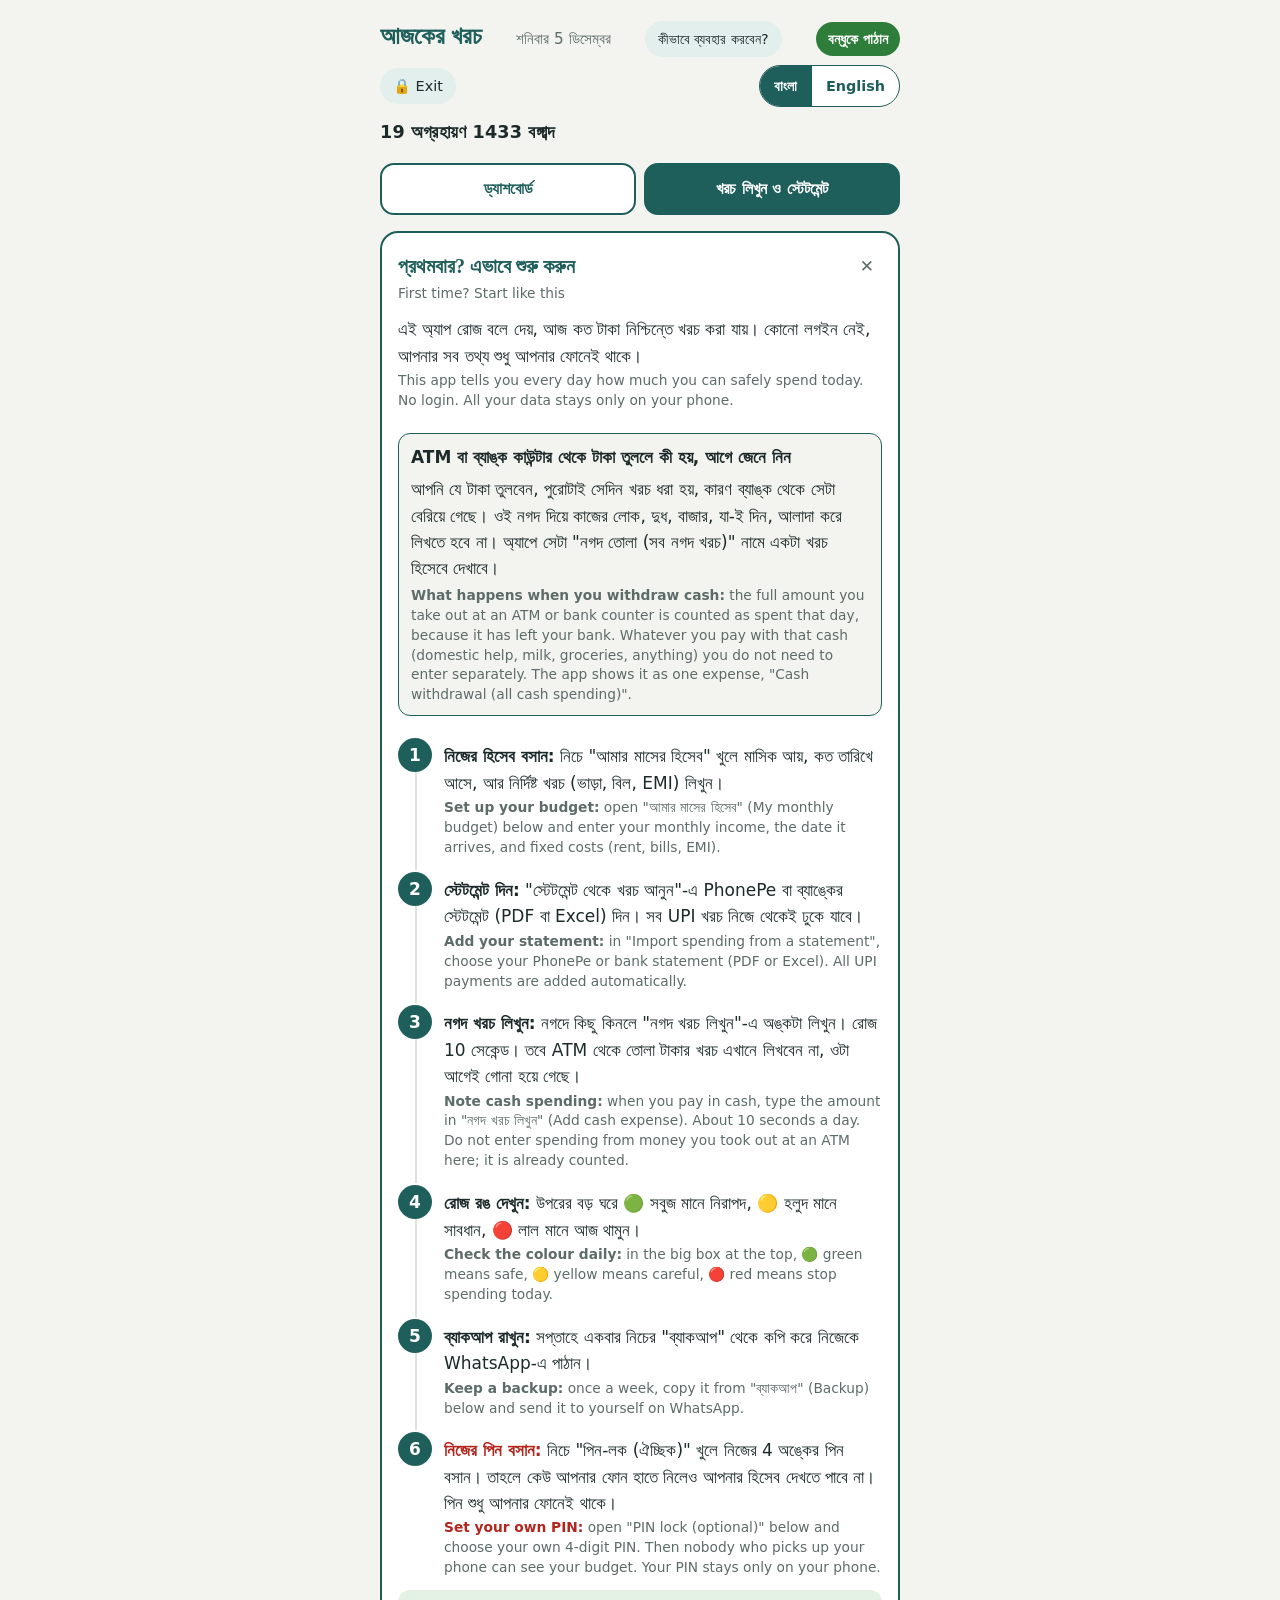
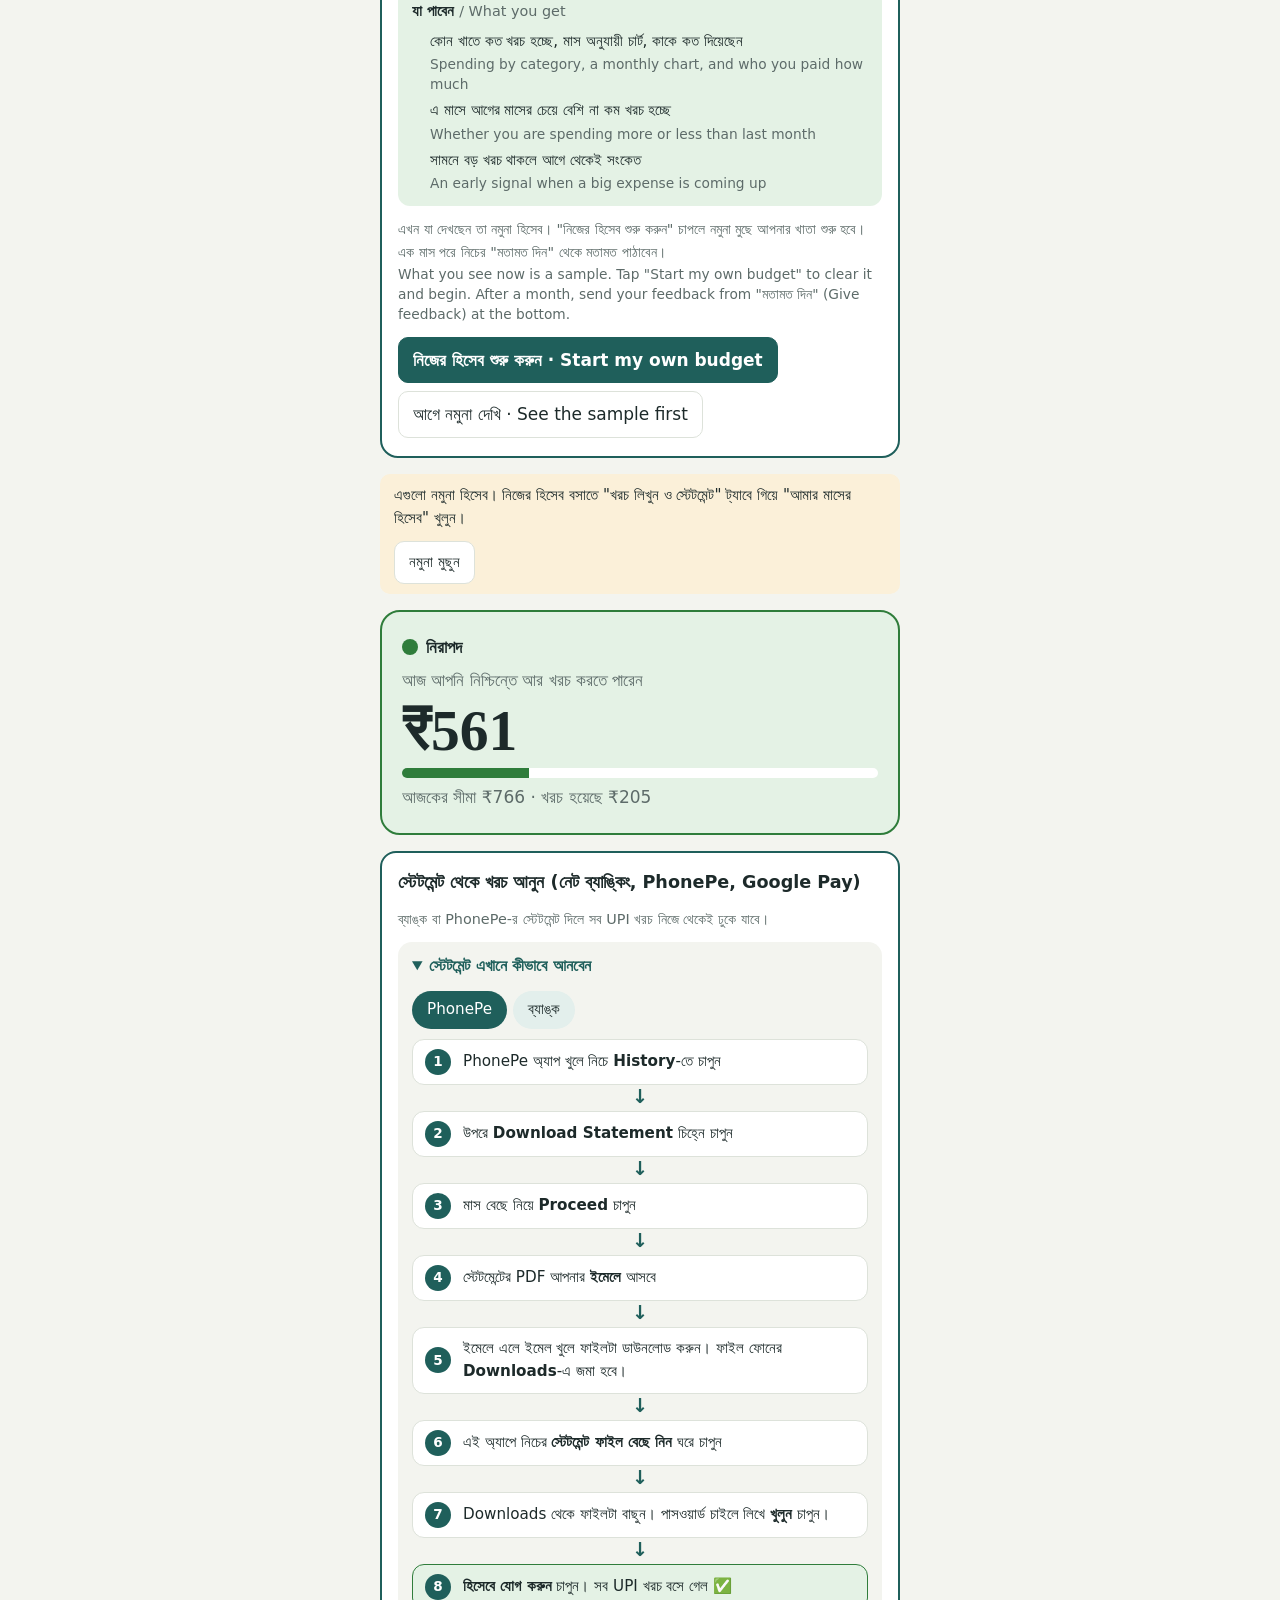
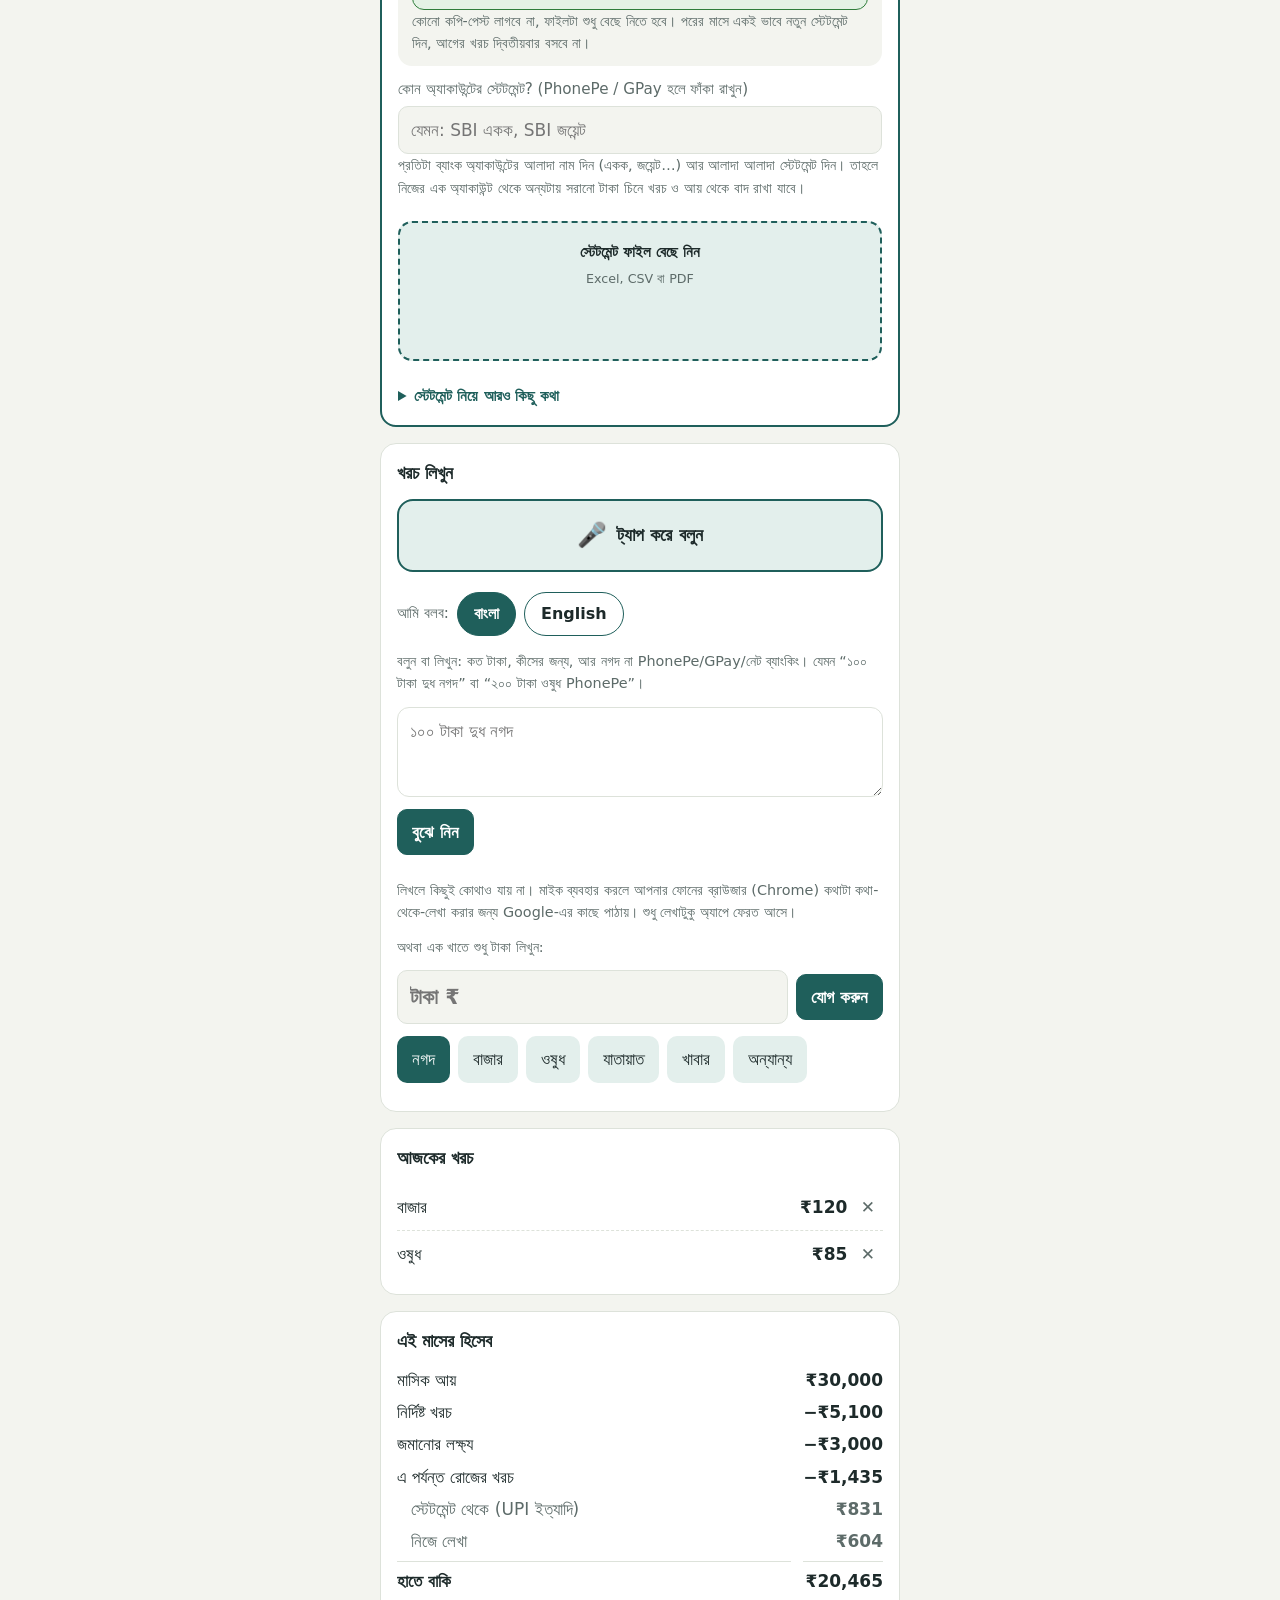
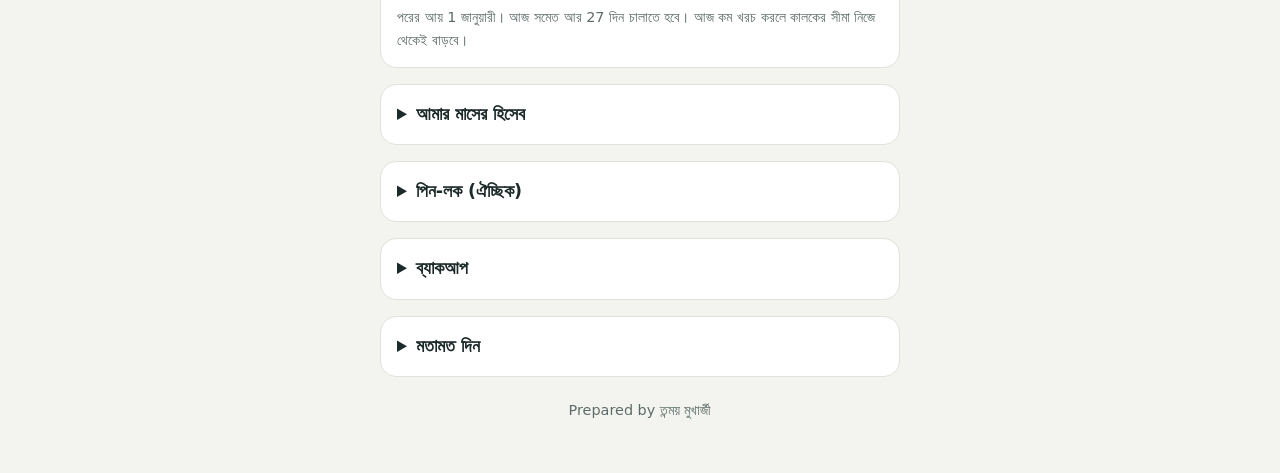
<file: index.html>
<!doctype html>
<html lang="bn">
<head>
<meta charset="utf-8">
<meta http-equiv="Content-Security-Policy" content="default-src 'none'; script-src 'self' 'unsafe-inline'; style-src 'self' 'unsafe-inline' https://fonts.googleapis.com; font-src https://fonts.gstatic.com; img-src 'self' data: blob:; connect-src 'self'; worker-src blob:; manifest-src 'self'; form-action 'none'; base-uri 'none'">
<meta name="viewport" content="width=device-width, initial-scale=1, viewport-fit=cover">
<meta name="theme-color" content="#1f5f5b">
<meta name="description" content="আজকের খরচ: রোজ জানুন আজ কত টাকা নিশ্চিন্তে খরচ করা যায়। বাংলায়, লগইন ছাড়া, সব তথ্য শুধু আপনার ফোনে। Ajker Khoroch: know how much you can safely spend today. No login, data stays on your phone.">
<link rel="manifest" href="manifest.webmanifest">
<link rel="icon" href="icon-192.png" type="image/png">
<link rel="apple-touch-icon" href="apple-touch-icon.png">
<style>:root{color-scheme:light;padding-top:env(safe-area-inset-top,0px);padding-bottom:env(safe-area-inset-bottom,0px)}body{margin:0}img{max-width:100%}[hidden]{display:none!important}</style>
<title>আজকের খরচ</title>
<link rel="preconnect" href="https://fonts.googleapis.com">
<link rel="stylesheet" href="https://fonts.googleapis.com/css2?family=Hind+Siliguri:wght@400;500;600;700&family=Noto+Serif+Bengali:wght@600;800&display=swap">
<style>
/* Layout: one narrow column like a pocket diary — today's signal on top, statement import, cash entry, then the month's ledger and settings. */
:root{
  --bg:#f3f4ef; --card:#ffffff; --ink:#1d2a2a; --muted:#5d6b69; --line:#dde2da;
  --accent:#1f5f5b; --accent-soft:#e3efec;
  --go:#2f7d3b; --go-bg:#e4f2e5; --wait:#a86a00; --wait-bg:#fbf0d9; --stop:#b3261e; --stop-bg:#fbe4e1;
  --f-display:"Noto Serif Bengali","Hind Siliguri",serif;
  --f-body:"Hind Siliguri","Noto Sans Bengali",system-ui,sans-serif;
}
@media (prefers-color-scheme:dark){:root:not([data-theme="light"]){
  --bg:#121817; --card:#1b2322; --ink:#e7ece9; --muted:#9aa8a4; --line:#2c3735;
  --accent:#6cc0b8; --accent-soft:#1f3331;
  --go:#7fd08a; --go-bg:#1d3221; --wait:#f0b84c; --wait-bg:#3a2e14; --stop:#f2877f; --stop-bg:#3d1f1c; color-scheme:dark}}
:root[data-theme="dark"]{
  --bg:#121817; --card:#1b2322; --ink:#e7ece9; --muted:#9aa8a4; --line:#2c3735;
  --accent:#6cc0b8; --accent-soft:#1f3331;
  --go:#7fd08a; --go-bg:#1d3221; --wait:#f0b84c; --wait-bg:#3a2e14; --stop:#f2877f; --stop-bg:#3d1f1c; color-scheme:dark}
*{box-sizing:border-box}
body{background:var(--bg);color:var(--ink);font-family:var(--f-body);font-size:17px;line-height:1.55}
.tabbar{display:flex;gap:8px}.tabbar button{flex:1;min-height:48px;padding:12px 10px;font-weight:700;font-size:1rem;border:2px solid var(--accent);background:var(--card);color:var(--accent);border-radius:14px}.tabbar button[aria-selected="true"]{background:var(--accent);color:var(--card)}
body[data-tab="dash"] .wrap>*:not(header):not(.datestrip):not(#tabbar):not(#dash):not(.installhelp):not(#sampleBar){display:none!important}
body[data-tab="today"] #dash{display:none!important}
.wrap{max-width:520px;margin:0 auto;padding-inline:16px;padding-block:18px 48px;display:flex;flex-direction:column;gap:16px}
header{display:flex;justify-content:space-between;align-items:baseline;gap:8px;flex-wrap:wrap}
h1{font-family:var(--f-display);font-size:1.5rem;margin:0;color:var(--accent)}
.date{color:var(--muted);font-size:.95rem}
.sample{background:var(--wait-bg);color:var(--ink);border-radius:10px;padding:10px 14px;font-size:.95rem;display:flex;gap:10px;align-items:center;flex-wrap:wrap;justify-content:space-between}
.signal{border-radius:20px;padding:22px 20px;display:flex;flex-direction:column;gap:6px;background:var(--go-bg);border:2px solid var(--go)}
.signal.wait{background:var(--wait-bg);border-color:var(--wait)}
.signal.stop{background:var(--stop-bg);border-color:var(--stop)}
.lamp{display:flex;gap:8px;align-items:center;font-weight:600}
.dot{width:16px;height:16px;border-radius:50%;background:var(--go);flex:none}
.wait .dot{background:var(--wait)} .stop .dot{background:var(--stop)}
.big{font-family:var(--f-display);font-weight:800;font-size:clamp(2.6rem,12vw,3.6rem);line-height:1.1;font-variant-numeric:tabular-nums}
.sub{color:var(--muted)}
.meter{height:10px;background:var(--card);border-radius:6px;overflow:hidden}
.meter span{display:block;height:100%;background:var(--go);transition:width .4s}
.wait .meter span{background:var(--wait)} .stop .meter span{background:var(--stop)}
section{background:var(--card);border:1px solid var(--line);border-radius:16px;padding:16px;display:flex;flex-direction:column;gap:12px}
section.import{border:2px solid var(--accent)}
h2{font-size:1.1rem;margin:0;font-weight:700}
h3{font-size:1rem;margin:0;font-weight:700}
.row{display:flex;gap:8px;flex-wrap:wrap;align-items:center}
input,select{font:inherit;color:var(--ink);background:var(--bg);border:1px solid var(--line);border-radius:10px;padding:10px 12px;min-width:0}
input[type=checkbox]{width:20px;height:20px;padding:0;accent-color:var(--accent)}
input:focus,select:focus,button:focus-visible{outline:2px solid var(--accent);outline-offset:2px}
.amt{flex:1 1 140px;font-size:1.3rem;font-weight:600}
#ebg{position:fixed;inset:0;background:rgba(0,0,0,.5);z-index:60;display:flex;align-items:flex-end;justify-content:center;overflow:auto}#ebg[hidden]{display:none}#ecard{background:var(--card);color:var(--ink);width:100%;max-width:560px;max-height:92vh;overflow:auto;border-radius:18px 18px 0 0;padding:16px;display:flex;flex-direction:column;gap:10px}#ecMsg:empty{display:none}#ecard .vcard{display:flex;flex-direction:column;gap:8px}#ecard label{display:flex;flex-direction:column;gap:4px}#ecard label.askrow{flex-direction:row;align-items:center}.tap{cursor:pointer}.tap:active{background:var(--bg)}
button{font:inherit;cursor:pointer;border-radius:10px;border:1px solid var(--line);background:var(--card);color:var(--ink);padding:9px 14px}
.primary{background:var(--accent);color:var(--card);border-color:var(--accent);font-weight:600}
.tag{background:var(--accent-soft);border-color:transparent}
.tag[aria-pressed="true"]{background:var(--accent);color:var(--card)}
.file{display:flex;flex-direction:column;align-items:center;gap:4px;border:2px dashed var(--accent);border-radius:14px;padding:18px;text-align:center;cursor:pointer;background:var(--accent-soft);color:var(--ink);font-weight:600}
.file small{font-weight:400;color:var(--muted)}
.file input{position:absolute;width:1px;height:1px;opacity:0}
ul{list-style:none;margin:0;padding:0;display:flex;flex-direction:column}
li{display:flex;justify-content:space-between;gap:10px;padding:8px 0;border-bottom:1px dashed var(--line);align-items:center}
li:last-child{border-bottom:0}
li .what{min-width:0;overflow-wrap:anywhere}
li .what small{display:block;color:var(--muted);font-size:.85rem}
.num{font-variant-numeric:tabular-nums;font-weight:600;white-space:nowrap}
.x{border:0;background:none;color:var(--muted);padding:2px 8px}
.ledger{display:grid;grid-template-columns:1fr auto;gap:6px 12px}
.ledger .num{text-align:right}
.ledger .total{border-top:1px solid var(--line);padding-top:6px;font-weight:700}
.ledger .indent{padding-left:14px;color:var(--muted)}
.empty{color:var(--muted)}
.preview{display:flex;flex-direction:column;gap:10px;background:var(--bg);border-radius:12px;padding:14px}
.pick{display:flex;justify-content:space-between;gap:10px;align-items:center}
.pick label{flex-direction:row;align-items:center;gap:8px;color:var(--ink);font-size:1rem;flex:1}
.warn{background:var(--wait-bg);border-radius:10px;padding:10px 12px;font-size:.92rem}
.acctbox{margin:0 0 10px}.acctbox label{display:block;margin-bottom:4px}
.err{background:var(--stop-bg);border-radius:10px;padding:10px 12px;font-size:.95rem}
details summary{cursor:pointer;font-weight:700;font-size:1.1rem}
details > *+*{margin-top:12px}
details.help summary{font-size:.95rem;font-weight:600;color:var(--accent)}
details.help p{margin:6px 0 0;font-size:.92rem;color:var(--muted)}
label{display:flex;flex-direction:column;gap:4px;font-size:.95rem;color:var(--muted);flex:1 1 140px}
.note{font-size:.9rem;color:var(--muted);margin:0}
.confirm{display:flex;gap:8px;align-items:center;flex-wrap:wrap}
.perm{display:flex;flex-direction:column;gap:2px}
.mid{font-family:var(--f-display);font-weight:800;font-size:2.2rem;line-height:1.15;font-variant-numeric:tabular-nums;color:var(--accent)}
.guide{background:var(--accent-soft);border-radius:12px;padding:12px 14px;font-size:.95rem}
.guide b{display:block;margin-bottom:2px}
.chartwrap{width:100%}
.chartwrap svg{width:100%;height:auto;display:block}
.chartwrap .axis{stroke:var(--line)} .chartwrap text{fill:var(--muted);font-size:11px;font-family:var(--f-body)}
.inl{display:flex;gap:6px;flex-wrap:wrap}
.inl input,.inl select{flex:1 1 120px}
.chips{display:flex;gap:6px;flex-wrap:wrap}
.chip{padding:6px 14px;border-radius:999px;background:var(--accent-soft);border-color:transparent;font-size:.95rem}
.chip[aria-pressed="true"]{background:var(--accent);color:var(--card)}
.chip.dim{opacity:.45}
.fyhint{margin:12px 0 6px}
.fyrow{display:flex;gap:14px;flex-wrap:wrap;margin:4px 0 10px}
.fyc{--c1:#ffb347;--c2:#ff7a45;width:88px;height:88px;border-radius:50%;display:flex;flex-direction:column;align-items:center;justify-content:center;padding:0;line-height:1.1;color:#fff;border:3px solid #ffffff55;background:linear-gradient(145deg,var(--c1),var(--c2));box-shadow:0 3px 10px #0002;transition:transform .15s,box-shadow .15s;opacity:.78}
.fyc.fy-cur{--c1:#2fd6a3;--c2:#0b8f78}
.fyc.fy-next{--c1:#8d7bff;--c2:#5b3fd6}
.fyc b{font-size:1.2rem;text-shadow:0 1px 2px #0004}.fyc small{font-size:.95rem;font-weight:600;text-shadow:0 1px 2px #0004}
.fyc[aria-pressed="true"]{opacity:1;transform:scale(1.1);border-color:#fff;box-shadow:0 0 0 3px var(--c2),0 8px 20px #0004}
.fymonths{margin-bottom:10px}
.svsum{font-weight:600;margin:4px 0 8px}
.svbars{display:flex;gap:4px;align-items:flex-end;height:110px;padding:6px 0;border-bottom:1px solid var(--line,#0002)}
.svb{flex:1;min-width:0;height:100%;display:flex;flex-direction:column;justify-content:flex-end;align-items:center;gap:3px}
.svb i{display:block;width:100%;max-width:26px;border-radius:5px 5px 0 0;background:linear-gradient(#3ddc97,#16a085)}
.svb small{font-size:.65rem;opacity:.8}
.svlist{list-style:none;padding:0;margin:8px 0;display:flex;flex-direction:column;gap:4px}
.svlist li{display:grid;grid-template-columns:90px 1fr;gap:2px 8px;padding:6px 0;border-bottom:1px dashed #0002}
.svlist li span{text-align:right;font-weight:600}.svlist li small{grid-column:1/3;opacity:.75}
.svlist li.none{opacity:.5}.svlist li.none span{font-weight:400}
.kgrid{display:grid;grid-template-columns:repeat(2,minmax(0,1fr));gap:8px}
.kbox{background:var(--bg);border-radius:12px;padding:10px 12px;display:flex;flex-direction:column;gap:2px;min-width:0}
.kbox .k{font-size:.85rem;color:var(--muted)}
.kbox .v{font-family:var(--f-display);font-weight:800;font-size:1.35rem;font-variant-numeric:tabular-nums}
.cbars{display:flex;flex-direction:column;gap:8px}
.cbar{display:grid;grid-template-columns:minmax(0,1fr) auto;gap:2px 8px;font-size:.92rem}
.cbar .nm{min-width:0;overflow-wrap:anywhere}
.cbar .am{white-space:nowrap;font-variant-numeric:tabular-nums}
.cbar .t{grid-column:1/-1;height:8px;border-radius:4px;background:var(--bg);overflow:hidden}
.cbar .t i{display:block;height:100%}
ul.ins{gap:6px}
ul.ins li{display:block;border:0;padding:8px 12px;background:var(--bg);border-radius:10px;font-size:.93rem}
ul.ins li.warn{background:var(--wait-bg)} ul.ins li.good{background:var(--go-bg)}
li.payee select{flex:0 1 46%;font-size:.85rem;padding:6px 8px}
.mchart svg{width:100%;height:auto;display:block}
.mchart text{fill:var(--muted);font-size:11px;font-family:var(--f-body)}
.mchart .val{fill:var(--ink);font-weight:600}
.mchart .grid,.chartwrap .grid{stroke:var(--line);stroke-dasharray:3 4;stroke-width:1}
.mchart .ln{fill:none;stroke-width:3;stroke-linecap:round;stroke-linejoin:round}
.mchart .glow{fill:none;stroke-width:8;opacity:.35;filter:blur(5px)}
.mchart .dot{stroke-width:2.5}
.mchart .dot.now{stroke-width:2}
.mchart .ring{opacity:.25}
.chartwrap .pos{fill:url(#gGo)} .chartwrap .neg{fill:url(#gStop)}
.chartwrap .val{fill:var(--ink);font-weight:600}
/* donut */
.donutbox{display:flex;justify-content:center;margin:2px 0 10px}
.donutbox svg{width:min(88%,300px);height:auto;display:block}
.donutbox .sec{animation:secIn .6s both}@keyframes secIn{from{opacity:0}to{opacity:1}}.mchart,.donutbox{position:relative}.mchart svg.scrub{touch-action:pan-y}.ktip{position:absolute;z-index:6;background:#fff;color:#1d2a2a;border-radius:10px;padding:8px 12px;font-size:14px;line-height:1.45;box-shadow:0 6px 22px rgba(0,0,0,.35);pointer-events:none;max-width:78%;white-space:nowrap}.ktip .t{font-weight:600}.ktip div:last-child:not(:first-child){font-weight:600}.ksec{border:1px solid var(--line);border-radius:16px;padding:14px;background:var(--card);margin-top:14px;display:flex;flex-direction:column;gap:10px}.ksec>h3{margin:0}.skel{opacity:.55}.skel .st b,.skel h4,.skel p.hsum{color:var(--muted,#6b7a78)}.sk{fill:var(--line)}.skl{stroke:var(--line);stroke-width:2}.skr{fill:none;stroke:var(--line);stroke-width:26}.skp{fill:none;stroke:var(--line);stroke-width:5;stroke-linecap:round;stroke-linejoin:round}.skbtn{align-self:flex-start;background:var(--accent,#1f5f5b);color:#fff;border:0;border-radius:12px;padding:12px 18px;font-size:1rem;font-weight:600;min-height:44px}.skel .donutbox{display:flex;justify-content:center}.skel .donutbox svg{width:min(60%,220px)}
.donutbox .c1{fill:var(--muted);font-size:10.5px;font-family:var(--f-body)}
.donutbox .c2{fill:var(--ink);font-family:var(--f-display);font-weight:800;font-size:25px}
.cbar .nm{display:flex;align-items:center;gap:8px}
.cbar .ic{flex:none;width:28px;height:28px;border-radius:50%;display:inline-flex;align-items:center;justify-content:center;font-size:15px;line-height:1;background:color-mix(in srgb,var(--k) 20%,transparent);box-shadow:inset 0 0 0 1.5px color-mix(in srgb,var(--k) 55%,transparent)}
.cbar .t{height:10px;border-radius:999px}
.cbar .t i{border-radius:999px;background:var(--k,var(--accent));background:linear-gradient(90deg,color-mix(in srgb,var(--k) 62%,#fff),var(--k));transform-origin:left;animation:grow .9s cubic-bezier(.2,.8,.2,1) both}
.cbar.other .t i{background:var(--k)}
@keyframes grow{from{transform:scaleX(0)}to{transform:scaleX(1)}}
@keyframes sweep{from{stroke-dasharray:0 520}to{stroke-dasharray:var(--l) 520}}
@keyframes pop{from{opacity:0;transform:translateY(10px) scale(.96)}to{opacity:1;transform:none}}
@keyframes rise{from{transform:scaleY(0)}to{transform:scaleY(1)}}
@keyframes draw{from{stroke-dashoffset:1}to{stroke-dashoffset:0}}
@keyframes fade{from{opacity:0}to{opacity:1}}
.donutbox .slice{animation:sweep .9s cubic-bezier(.2,.8,.2,1) both}
.chartwrap rect.pos,.chartwrap rect.neg{transform-box:fill-box;animation:rise .8s cubic-bezier(.2,.8,.2,1) both}
.chartwrap rect.pos{transform-origin:bottom}.chartwrap rect.neg{transform-origin:top}
.mchart .ln,.mchart .glow{stroke-dasharray:1;animation:draw 1.1s ease-out both}
.mchart .area,.mchart .dot,.mchart .ring,.mchart .val{animation:fade .9s .5s ease-out both}
@media (prefers-reduced-motion:reduce){.donutbox .slice,.cbar .t i,.chartwrap rect,.mchart *{animation:none!important}}
/* design A: hero, tiles, neon month chart */
.hero{border-radius:26px;padding:18px 18px 10px;color:#fff;background:radial-gradient(120% 140% at 100% 0%,#35b9a5 0%,transparent 55%),linear-gradient(135deg,#0b3f3b,#17695f);box-shadow:0 14px 30px -14px #0b3f3bc0;margin-bottom:6px}
.hero small{opacity:.82;font-size:.85rem;display:block}
.hero .big{font-family:var(--f-display);font-size:2.2rem;font-weight:800;line-height:1.2;margin:2px 0 8px;font-variant-numeric:tabular-nums;overflow-wrap:anywhere}
.hero .row{display:flex;gap:8px;flex-wrap:wrap}
.hero .chip2{background:#ffffff26;border-radius:999px;padding:3px 12px;font-size:.85rem}
.hero svg{width:100%;height:46px;display:block;margin-top:6px}
.hero .sl{fill:none;stroke:#fff;stroke-width:3;stroke-linecap:round;opacity:.92;stroke-dasharray:1;animation:draw 1.1s ease-out both}
.hero .sd{fill:#fff;animation:fade .9s .6s both}
.kleg{display:flex;flex-wrap:wrap;gap:12px;font-size:.82rem;color:var(--muted)}.kleg span{display:inline-flex;align-items:center;gap:6px}.kleg i{width:10px;height:10px;border-radius:3px;display:inline-block}
.recon{margin:0}
.advg{display:grid;grid-template-columns:repeat(auto-fit,minmax(min(100%,16rem),1fr));gap:12px;margin-top:6px}
.advc{border-left:4px solid var(--line);padding:4px 0 4px 12px;display:flex;flex-direction:column;gap:4px;min-width:0}
.advc.warn{border-left-color:var(--wait)}.advc.good{border-left-color:var(--go)}
.advc h4{margin:0;font-size:1rem}.advc p{margin:0;font-size:.9rem;line-height:1.6}
.pill{align-self:flex-start;font-size:.76rem;padding:1px 10px;border-radius:999px;border:1px solid currentColor;font-weight:600}
.pill.warn{color:var(--wait)}.pill.good{color:var(--go)}.pill.info{color:var(--muted)}
.bigb{display:inline-block;margin-top:4px;font-size:.74rem;padding:2px 10px;border-radius:999px;background:var(--accent-soft);border:0;color:inherit;cursor:pointer}
.stk .hit:hover{fill:#ffffff10}
html:not(.mine) #future,html:not(.mine) #calSec,html:not(.mine) #dueSec{display:none!important}
.mic{display:flex;align-items:center;justify-content:center;gap:10px;width:100%;padding:16px;border-radius:16px;border:2px solid var(--accent);background:var(--accent-soft);color:var(--ink);font-size:1.15rem;font-weight:700;cursor:pointer}
.vlang{display:flex;align-items:center;gap:8px;flex-wrap:wrap;margin:8px 0 2px;color:var(--muted);font-size:.95rem}.vlang button{min-height:44px;padding:6px 16px;border-radius:999px;border:1.5px solid var(--accent);background:var(--card);color:var(--ink);font-size:1rem;font-weight:600}.vlang button[aria-pressed="true"]{background:var(--accent);color:var(--card)}.mic.on{background:var(--accent);color:var(--card)}.micdot{font-size:1.5rem}
#vtxt{width:100%;box-sizing:border-box;border:1px solid var(--line);border-radius:12px;padding:10px 12px;font:inherit;background:var(--card);color:var(--ink);resize:vertical}
.vcard{display:flex;flex-direction:column;gap:10px;border:1px dashed var(--accent);border-radius:14px;padding:12px}
.vrow{display:grid;grid-template-columns:84px 1fr;gap:6px}.vrow .vc{grid-column:1 / span 1}.vrow .vl{min-width:0}.vrow .vc{grid-column:1 / 3}.vrow .vdel{position:absolute}
.vrow{position:relative;border-bottom:1px solid var(--line);padding-bottom:8px}.vrow .vdel{right:0;top:0}.vrow input,.vrow select,.vmode select,.vmode input{font:inherit;padding:8px;border:1px solid var(--line);border-radius:10px;background:var(--card);color:var(--ink);min-width:0;box-sizing:border-box}
.vmode{display:flex;flex-wrap:wrap;gap:8px}.vmode select{flex:1 1 180px}.vmode input{width:110px}.vwarn{color:var(--stop)}
.ask,.pl{border:1px solid var(--line);border-radius:12px;padding:10px;display:flex;flex-direction:column;gap:8px}.askrow{display:flex;gap:8px;align-items:center}
.pl ul{list-style:none;margin:0;padding:0;display:flex;flex-direction:column;gap:6px}.pl li{display:flex;justify-content:space-between;gap:8px;align-items:center}.mini{padding:6px 10px;font-size:.85rem}
.trust{margin:0 0 8px;padding:8px 12px;border-radius:10px;font-size:.88rem;font-weight:600}.trust.ok{background:var(--go-bg)}.trust.bad{background:var(--wait-bg)}
.insmore{margin-top:6px}.insmore summary{cursor:pointer;font-weight:600;padding:6px 0}.fyc.fy-arch{--c1:#94a3b8;--c2:#475569}
.mchips{display:flex;flex-wrap:wrap;gap:8px;margin:10px 0 8px}.mchips button{background:#ffffff26;color:#fff;border:1px solid #ffffff40;border-radius:999px;padding:6px 14px;font-size:.92rem;cursor:pointer}.mchips button[aria-pressed="true"]{background:#fff;color:#0b3f3b;border-color:#fff}
.hero .hsum{margin:4px 0 6px;font-size:.98rem;line-height:1.5;opacity:.95}
.stats{display:grid;grid-template-columns:repeat(auto-fit,minmax(150px,1fr));gap:10px;margin:2px 0 4px}
.st{position:relative;border-radius:18px;padding:12px 12px 11px;min-width:0;overflow:hidden;background:color-mix(in srgb,var(--k) 16%,var(--card));border:1px solid color-mix(in srgb,var(--k) 38%,transparent)}
.st small{display:block;font-size:.8rem;opacity:.8;padding-right:38px}
.st b{display:block;font-family:var(--f-display);font-size:1.45rem;font-weight:800;line-height:1.25;margin:3px 0 1px;overflow-wrap:anywhere;font-variant-numeric:tabular-nums}
.st em{display:block;font-style:normal;font-size:.76rem;opacity:.75;line-height:1.35}
.st .ic{position:absolute;right:9px;top:9px;width:30px;height:30px;border-radius:50%;display:grid;place-items:center;font-style:normal;font-size:1rem;background:var(--card);box-shadow:0 1px 4px #0002}
.uns summary{cursor:pointer;list-style:none}.uns summary::-webkit-details-marker{display:none}
.uns summary h3{display:inline;margin:0}.unshint{display:block;font-size:.8rem;opacity:.7;margin-top:2px}
.tiles{display:grid;grid-template-columns:1fr 1fr;gap:10px;margin-top:6px}
.tile{border-radius:20px;padding:12px;position:relative;overflow:hidden;min-width:0;background:linear-gradient(145deg,color-mix(in srgb,var(--k) 30%,var(--card)),color-mix(in srgb,var(--k) 9%,var(--card)));animation:pop .5s cubic-bezier(.2,.8,.2,1) both}
.tile .e{width:38px;height:38px;border-radius:50%;background:var(--card);display:flex;align-items:center;justify-content:center;font-size:20px;box-shadow:0 4px 10px -4px var(--k)}
.tile b{display:block;font-size:1.15rem;margin-top:8px;font-variant-numeric:tabular-nums}
.tile span{display:block;font-size:.85rem;color:var(--muted);overflow-wrap:anywhere}
.tile i{position:absolute;right:10px;top:12px;font-style:normal;font-size:.75rem;font-weight:700;background:var(--k);color:#101820;border-radius:999px;padding:1px 9px}
.inc{background:linear-gradient(145deg,color-mix(in srgb,#3ddc97 22%,var(--card)),var(--card));border-radius:22px;padding:14px 16px;display:flex;flex-direction:column;gap:6px}
.uns{background:var(--wait-bg);border-radius:20px;padding:14px 16px;display:flex;flex-direction:column;gap:8px}.uns h3{margin:0}
.inc h3{margin:0}.incbig{font-size:1.9rem;font-weight:800;color:#0f8a5f}
.incrow{display:flex;justify-content:space-between;gap:10px;font-size:1rem}
.preview select{width:100%;margin-top:4px}
.mchart{background:linear-gradient(160deg,#0f1f3d,#0a1226);border-radius:24px;padding:10px 8px 4px}
.mchart text{fill:#9fb0d0}.mchart .val{fill:#e8f0ff}
.mchart .grid{stroke:#ffffff22}
.mchart .ln,.mchart .glow{stroke:url(#gLine)}
.mchart .dot{fill:#0f1f3d;stroke:#4d9bff}.mchart .dot.now{fill:#fff;stroke:#4d9bff}.mchart .ring{fill:#4d9bff}
ul.ins li{position:relative;padding-left:40px;border-left:4px solid var(--line)}
ul.ins li::before{content:"💡";position:absolute;left:12px;top:8px}
ul.ins li.warn{border-left-color:var(--wait)}ul.ins li.warn::before{content:"⚠️"}
ul.ins li.good{border-left-color:var(--go)}ul.ins li.good::before{content:"✅"}
@media (prefers-reduced-motion:reduce){.tile,.hero .sl,.hero .sd{animation:none!important}}
.wk{margin-top:2px}
.wk .bar{fill:url(#wkN)} .wk .bar.top{fill:url(#wkT)}
.wk .nm{fill:#9fb0d0;font-size:11px;font-family:var(--f-body)} .wk .nm.top{fill:#ffd9a8;font-weight:700}
.wk .v{fill:#e8f0ff;font-size:10.5px;font-weight:700} .wk .v.top{fill:#ffd9a8}
.wk rect.bar{transform-box:fill-box;transform-origin:bottom;animation:rise .8s cubic-bezier(.2,.8,.2,1) both}
@media (prefers-reduced-motion:reduce){.wk rect.bar{animation:none!important}}
.onb{background:var(--card);border:2px solid var(--accent);border-radius:18px;padding:18px 16px;display:flex;flex-direction:column;gap:12px}
.onb .top{display:flex;justify-content:space-between;align-items:flex-start;gap:8px}
.onb h2{font-family:var(--f-display);color:var(--accent);font-size:1.25rem}
.flow{list-style:none;margin:0;padding:0;display:flex;flex-direction:column;gap:0}
.flow li{display:grid;grid-template-columns:36px minmax(0,1fr);gap:10px;align-items:start;border:0;padding:0 0 14px;position:relative}
.flow li::before{content:"";position:absolute;left:17px;top:34px;bottom:2px;width:2px;background:var(--line)}
.flow li:last-child{padding-bottom:0} .flow li:last-child::before{display:none}
.flow b{width:34px;height:34px;border-radius:50%;background:var(--accent);color:var(--card);display:flex;align-items:center;justify-content:center;font-weight:700;position:relative}
.flow span{padding-top:5px}
.gets{background:var(--go-bg);border-radius:12px;padding:10px 14px;font-size:.95rem}
.gets ul{display:block;padding-left:18px;margin:4px 0 0} .gets li{display:list-item;border:0;padding:2px 0}
.onb small.en,.gets small.en{display:block;color:var(--muted);font-size:.86rem;font-weight:400;line-height:1.45;margin-top:2px;font-family:var(--f-body)}
.en-inline{color:var(--muted);font-weight:400;font-size:.9rem}
.helpbtn.sharebtn{background:var(--go);color:var(--card);text-decoration:none;font-weight:600}
.langsw{display:inline-flex;border:1px solid var(--accent);border-radius:999px;overflow:hidden;background:var(--card)}.langsw button{border:0;border-radius:0;background:transparent;color:var(--accent);font-weight:600;padding:6px 14px;font-size:.9rem;min-height:40px}.langsw button+button{border-left:1px solid var(--accent)}.langsw button[aria-pressed="true"]{background:var(--accent);color:var(--card)}
.helpbtn{font-size:.9rem;padding:6px 12px;border-radius:999px;background:var(--accent-soft);border-color:transparent}
.fbq{display:flex;flex-direction:column;gap:4px;font-size:.95rem;color:var(--ink);flex:none}
.flowbox{background:var(--bg);border-radius:14px;padding:12px 14px;counter-reset:fs}
.flowbox summary{font-size:1rem;color:var(--accent)}
.flowbox .chips{margin-bottom:10px}
.fchain{list-style:none;margin:0;padding:0;display:flex;flex-direction:column}
.fchain li{display:grid;grid-template-columns:28px minmax(0,1fr);gap:10px;align-items:center;border:1px solid var(--line);border-bottom:1px solid var(--line);background:var(--card);border-radius:12px;padding:9px 12px;font-size:.95rem;position:relative;margin-bottom:26px}
.fchain li::before{counter-increment:fs;content:counter(fs);width:26px;height:26px;border-radius:50%;background:var(--accent);color:var(--card);display:flex;align-items:center;justify-content:center;font-weight:700;font-size:.85rem}
:root[lang="bn"] .fchain li::before{content:counter(fs,decimal)}
.fchain li::after{content:"↓";position:absolute;left:50%;bottom:-25px;transform:translateX(-50%);color:var(--accent);font-weight:700;font-size:1.2rem;line-height:24px}
.fchain:last-of-type li:last-child{margin-bottom:0;background:var(--go-bg);border-color:var(--go)}
.fchain:last-of-type li:last-child::after{display:none}
.sharetip{background:var(--accent-soft);border:1px solid var(--accent);border-radius:12px;padding:10px 12px;display:flex;flex-direction:column;gap:6px;margin-bottom:8px}
.sharetip p{margin:0;font-size:.93rem}
.installtop{background:var(--accent);color:var(--card);font-weight:600}
.installhelp{background:var(--card);border:2px solid var(--accent);border-radius:14px;padding:12px 14px;display:flex;flex-direction:column;gap:8px}
.installhelp .top{display:flex;justify-content:space-between;align-items:center;gap:8px}
.installhelp ol{margin:0;padding-left:22px;display:flex;flex-direction:column;gap:6px}
.installhelp li{display:list-item;border:0;padding:0}
textarea{font:inherit;font-size:.85rem;color:var(--ink);background:var(--bg);border:1px solid var(--line);border-radius:10px;padding:10px;width:100%;min-height:90px;resize:vertical}
@media (prefers-reduced-motion:reduce){.meter span{transition:none}}
body.locked>*:not(#lockscr){visibility:hidden!important}
#lockscr{position:fixed;inset:0;z-index:99;background:var(--bg);display:flex;align-items:center;justify-content:center;padding:16px;overflow:auto}
.atmcover{background:var(--bg);border:1px solid var(--accent);border-radius:12px;padding:10px 12px;margin:10px 0}.atmcover p{margin:6px 0 4px}
#lockscr .lk{width:100%;max-width:340px;display:flex;flex-direction:column;gap:12px;text-align:center}
#lockscr h2{margin:0;font-size:1.3rem}
.pinin{font-size:1.8rem;letter-spacing:.6em;text-align:center;width:100%;box-sizing:border-box}
.lkmsg{min-height:1.4em;color:var(--muted);font-size:.95rem;margin:0}
.lkmsg.bad{color:#b3261e}
.lklink{background:none;border:0;color:var(--accent);text-decoration:underline;padding:6px}
.lkset{display:flex;flex-direction:column;gap:10px}
.credit{text-align:center;color:var(--muted);font-size:.9rem;margin:6px 0 4px}
.datestrip{color:var(--ink);font-size:1.1rem;margin:-4px 0 0}
.datestrip b{font-weight:700;letter-spacing:.01em}
#dueSec h2{margin:0;font-size:1.1rem}
.due{border:1px solid var(--line);border-radius:12px;padding:12px;display:flex;flex-direction:column;gap:8px;background:var(--bg)}
.due.soon{border-color:var(--accent)}
.due h3{margin:0;font-size:1rem}
.due .when{font-size:.92rem;color:var(--muted)}
.due .acts{display:flex;flex-wrap:wrap;gap:8px}
.due a.go{display:inline-block;padding:9px 14px;border-radius:10px;border:1px solid var(--accent);color:var(--accent);text-decoration:none;font-weight:600}
.calrow{display:flex;justify-content:space-between;gap:10px;align-items:center;border-bottom:1px solid var(--line);padding:8px 0;font-size:.95rem}
.calrow small{display:block;color:var(--muted)}
.calform{display:flex;flex-wrap:wrap;gap:8px;align-items:center}
.calform input[type=number]{width:4.5em}
section#dash{background:transparent;border:0;padding:0;gap:14px}
#dash>h2,#dashPeriod,#fyBox,#incCard{display:none!important}
@media (min-width:900px){
 .wrap{max-width:1180px}
 .wrap>*:not(#dash){width:100%;max-width:520px;margin-inline:auto}
 #dashBody{display:grid!important;grid-template-columns:repeat(2,minmax(0,1fr));gap:14px;align-items:start}
 #dashBody>*{grid-column:1/-1;margin-top:0}
 #dashBody>.ksec{grid-column:auto}
 #dashBody>.ksec:has(.advg){grid-column:1/-1}
 .stats{grid-template-columns:repeat(auto-fit,minmax(11rem,1fr))}
 .hero{padding:22px 26px}
}
</style>
</head>
<body>
<div id="ebg" hidden><div id="ecard" role="dialog" aria-modal="true"></div></div>
<div id="lockscr" hidden role="dialog" aria-modal="true"></div>


<div class="wrap">
  <header>
    <h1><span data-en="Today&#x27;s Spend">আজকের খরচ</span></h1>
    <span class="date" id="today"></span>
    <button class="helpbtn" id="obOpen"><span data-en="How to use">কীভাবে ব্যবহার করবেন?</span></button>
    <a class="helpbtn sharebtn" id="shareApp" href="https://wa.me/?text=%E0%A6%86%E0%A6%9C%E0%A6%95%E0%A7%87%E0%A6%B0%20%E0%A6%96%E0%A6%B0%E0%A6%9A%20%E0%A6%85%E0%A7%8D%E0%A6%AF%E0%A6%BE%E0%A6%AA%3A%20%E0%A6%B0%E0%A7%8B%E0%A6%9C%20%E0%A6%9C%E0%A6%BE%E0%A6%A8%E0%A7%81%E0%A6%A8%20%E0%A6%86%E0%A6%9C%20%E0%A6%95%E0%A6%A4%20%E0%A6%9F%E0%A6%BE%E0%A6%95%E0%A6%BE%20%E0%A6%A8%E0%A6%BF%E0%A6%B6%E0%A7%8D%E0%A6%9A%E0%A6%BF%E0%A6%A8%E0%A7%8D%E0%A6%A4%E0%A7%87%20%E0%A6%96%E0%A6%B0%E0%A6%9A%20%E0%A6%95%E0%A6%B0%E0%A6%BE%20%E0%A6%AF%E0%A6%BE%E0%A6%AF%E0%A6%BC%E0%A5%A4%20%E0%A6%B2%E0%A6%97%E0%A6%87%E0%A6%A8%20%E0%A6%A8%E0%A7%87%E0%A6%87%2C%20%E0%A6%B8%E0%A6%AC%20%E0%A6%A4%E0%A6%A5%E0%A7%8D%E0%A6%AF%20%E0%A6%B6%E0%A7%81%E0%A6%A7%E0%A7%81%20%E0%A6%86%E0%A6%AA%E0%A6%A8%E0%A6%BE%E0%A6%B0%20%E0%A6%AB%E0%A7%8B%E0%A6%A8%E0%A7%87%E0%A5%A4%20https%3A%2F%2Fpappa6.github.io%2Fajker-khoroch%2F" target="_blank" rel="noopener"><span data-en="Share with a friend">বন্ধুকে পাঠান</span></a>
    <button class="helpbtn installtop" id="installTop" hidden><span data-en="📲 Install on phone">📲 ফোনে বসান</span></button>
    <button class="helpbtn" id="exitBtn" aria-label="Exit">🔒 Exit</button>
    <div class="langsw" role="group" aria-label="ভাষা / Language"><button type="button" id="langBn" aria-pressed="true">বাংলা</button><button type="button" id="langEn" aria-pressed="false">English</button></div>
  </header>
  <a id="apkGet" href="ajker-khoroch.apk" hidden style="display:flex;align-items:center;gap:12px;text-decoration:none;background:linear-gradient(135deg,#1f5f5b,#2f8f7f);color:#fff;border-radius:18px;padding:14px 16px;box-shadow:0 6px 18px rgba(31,95,91,.3)"><span style="font-size:2rem">📲</span><span><b style="font-size:1.15rem" data-en="Get the Android app">Android অ্যাপ নামান</b><br><small data-en="Scan any UPI QR and pay; the spend is saved at once. After downloading, open the file and allow the install.">যেকোনো UPI QR স্ক্যান করে পেমেন্ট, খরচ সঙ্গে সঙ্গে হিসেবে। নামানোর পর ফাইলটা খুলে বসানোর অনুমতি দিন।</small></span></a>
  <div class="datestrip" id="dateStrip" aria-live="polite"></div>
  <div class="tabbar" id="tabbar" role="tablist"><button type="button" role="tab" id="tabDash" data-tab="dash" aria-selected="true"><span data-en="Dashboard">ড্যাশবোর্ড</span></button><button type="button" role="tab" id="tabToday" data-tab="today" aria-selected="false"><span data-en="Add spending &amp; statements">খরচ লিখুন ও স্টেটমেন্ট</span></button></div>

  <div class="installhelp" id="installHelp" hidden>
    <div class="top"><strong><span data-en="To install the app">অ্যাপটা ফোনে বসাতে</span></strong><button class="x" id="installHelpClose" aria-label="Close">✕</button></div>
    <ol>
      <li><span data-en="Tap ⋮ (three dots) at the top right of Chrome">Chrome-এর উপরে ডানদিকে <b>⋮</b> (তিনটে ফোঁটা) চাপুন</span></li>
      <li><span data-en="Tap Install app or Add to Home screen"><b>Install app</b> বা <b>Add to Home screen</b> চাপুন</span></li>
      <li><span data-en="Tap Install. The আজ ₹ icon appears on your home screen ✅"><b>Install</b> চাপুন। হোম স্ক্রিনে <b>আজ ₹</b> আইকন বসে যাবে ✅</span></li>
    </ol>
    <p class="note"><span data-en="On iPhone: in Safari tap the Share icon → Add to Home Screen.">iPhone-এ: Safari-তে নিচের Share চিহ্ন → <b>Add to Home Screen</b>।</span></p>
  </div>

  <section class="onb" id="onboard" hidden>
    <div class="top">
      <h2>প্রথমবার? এভাবে শুরু করুন<small class="en">First time? Start like this</small></h2>
      <button class="x" id="obClose" aria-label="বন্ধ করুন / Close">✕</button>
    </div>
    <p style="margin:0">এই অ্যাপ রোজ বলে দেয়, আজ কত টাকা নিশ্চিন্তে খরচ করা যায়। কোনো লগইন নেই, আপনার সব তথ্য শুধু আপনার ফোনেই থাকে।<small class="en">This app tells you every day how much you can safely spend today. No login. All your data stays only on your phone.</small></p>
    <div class="atmcover"><strong>ATM বা ব্যাঙ্ক কাউন্টার থেকে টাকা তুললে কী হয়, আগে জেনে নিন</strong>
      <p>আপনি যে টাকা তুলবেন, পুরোটাই সেদিন খরচ ধরা হয়, কারণ ব্যাঙ্ক থেকে সেটা বেরিয়ে গেছে। ওই নগদ দিয়ে কাজের লোক, দুধ, বাজার, যা-ই দিন, আলাদা করে লিখতে হবে না। অ্যাপে সেটা "নগদ তোলা (সব নগদ খরচ)" নামে একটা খরচ হিসেবে দেখাবে।</p>
      <small class="en"><strong>What happens when you withdraw cash:</strong> the full amount you take out at an ATM or bank counter is counted as spent that day, because it has left your bank. Whatever you pay with that cash (domestic help, milk, groceries, anything) you do not need to enter separately. The app shows it as one expense, "Cash withdrawal (all cash spending)".</small></div>
    <ol class="flow">
      <li><b>1</b><span><strong>নিজের হিসেব বসান:</strong> নিচে "আমার মাসের হিসেব" খুলে মাসিক আয়, কত তারিখে আসে, আর নির্দিষ্ট খরচ (ভাড়া, বিল, EMI) লিখুন।<small class="en"><strong>Set up your budget:</strong> open "আমার মাসের হিসেব" (My monthly budget) below and enter your monthly income, the date it arrives, and fixed costs (rent, bills, EMI).</small></span></li>
      <li><b>2</b><span><strong>স্টেটমেন্ট দিন:</strong> "স্টেটমেন্ট থেকে খরচ আনুন"-এ PhonePe বা ব্যাঙ্কের স্টেটমেন্ট (PDF বা Excel) দিন। সব UPI খরচ নিজে থেকেই ঢুকে যাবে।<small class="en"><strong>Add your statement:</strong> in "Import spending from a statement", choose your PhonePe or bank statement (PDF or Excel). All UPI payments are added automatically.</small></span></li>
      <li><b>3</b><span><strong>নগদ খরচ লিখুন:</strong> নগদে কিছু কিনলে "নগদ খরচ লিখুন"-এ অঙ্কটা লিখুন। রোজ 10 সেকেন্ড। তবে ATM থেকে তোলা টাকার খরচ এখানে লিখবেন না, ওটা আগেই গোনা হয়ে গেছে।<small class="en"><strong>Note cash spending:</strong> when you pay in cash, type the amount in "নগদ খরচ লিখুন" (Add cash expense). About 10 seconds a day. Do not enter spending from money you took out at an ATM here; it is already counted.</small></span></li>
      <li><b>4</b><span><strong>রোজ রঙ দেখুন:</strong> উপরের বড় ঘরে 🟢 সবুজ মানে নিরাপদ, 🟡 হলুদ মানে সাবধান, 🔴 লাল মানে আজ থামুন।<small class="en"><strong>Check the colour daily:</strong> in the big box at the top, 🟢 green means safe, 🟡 yellow means careful, 🔴 red means stop spending today.</small></span></li>
      <li><b>5</b><span><strong>ব্যাকআপ রাখুন:</strong> সপ্তাহে একবার নিচের "ব্যাকআপ" থেকে কপি করে নিজেকে WhatsApp-এ পাঠান।<small class="en"><strong>Keep a backup:</strong> once a week, copy it from "ব্যাকআপ" (Backup) below and send it to yourself on WhatsApp.</small></span></li>
      <li><b>6</b><span><strong style="color:var(--stop)">নিজের পিন বসান:</strong> নিচে "পিন-লক (ঐচ্ছিক)" খুলে নিজের 4 অঙ্কের পিন বসান। তাহলে কেউ আপনার ফোন হাতে নিলেও আপনার হিসেব দেখতে পাবে না। পিন শুধু আপনার ফোনেই থাকে।<small class="en"><strong style="color:var(--stop)">Set your own PIN:</strong> open "PIN lock (optional)" below and choose your own 4-digit PIN. Then nobody who picks up your phone can see your budget. Your PIN stays only on your phone.</small></span></li>
    </ol>
    <div class="gets"><strong>যা পাবেন</strong> <span class="en-inline">/ What you get</span>
      <ul>
        <li>কোন খাতে কত খরচ হচ্ছে, মাস অনুযায়ী চার্ট, কাকে কত দিয়েছেন<small class="en">Spending by category, a monthly chart, and who you paid how much</small></li>
        <li>এ মাসে আগের মাসের চেয়ে বেশি না কম খরচ হচ্ছে<small class="en">Whether you are spending more or less than last month</small></li>
        <li>সামনে বড় খরচ থাকলে আগে থেকেই সংকেত<small class="en">An early signal when a big expense is coming up</small></li>
      </ul>
    </div>
    <p class="note">এখন যা দেখছেন তা নমুনা হিসেব। "নিজের হিসেব শুরু করুন" চাপলে নমুনা মুছে আপনার খাতা শুরু হবে। এক মাস পরে নিচের "মতামত দিন" থেকে মতামত পাঠাবেন।<small class="en">What you see now is a sample. Tap "Start my own budget" to clear it and begin. After a month, send your feedback from "মতামত দিন" (Give feedback) at the bottom.</small></p>
    <div class="row">
      <button class="primary" id="obStart">নিজের হিসেব শুরু করুন · Start my own budget</button>
      <button id="obLater">আগে নমুনা দেখি · See the sample first</button>
    </div>
    <div class="confirm" id="sampleAgainRow" hidden>
      <button id="sampleAgain">নমুনা হিসেব আবার দেখান · Show the sample again</button>
      <span id="sampleAsk" hidden>আপনার এখনকার হিসেব মুছে নমুনা আসবে। আগে ব্যাকআপ নিয়েছেন? (Your current data will be replaced. Did you take a backup?) <button id="sampleYes">হ্যাঁ · Yes</button> <button id="sampleNo">না · No</button></span>
    </div>
  </section>

  <div class="sample" id="sampleBar" hidden>
    <span><span data-en="This is a sample. To set up your own, go to the &quot;Add spending &amp; statements&quot; tab and open &quot;My monthly budget&quot;.">এগুলো নমুনা হিসেব। নিজের হিসেব বসাতে "খরচ লিখুন ও স্টেটমেন্ট" ট্যাবে গিয়ে "আমার মাসের হিসেব" খুলুন।</span></span>
    <button id="clearSample"><span data-en="Clear sample">নমুনা মুছুন</span></button>
  </div>

  <div class="signal" id="signal" role="status">
    <div class="lamp"><span class="dot"></span><span id="lampText">নিরাপদ</span></div>
    <div class="sub"><span data-en="You can still safely spend today">আজ আপনি নিশ্চিন্তে আর খরচ করতে পারেন</span></div>
    <div class="big" id="leftToday">₹0</div>
    <div class="meter"><span id="meterBar" style="width:0"></span></div>
    <div class="sub" id="limitLine"></div>
  </div>

  <section id="dueSec" hidden>
    <h2><span data-en="To do now">এখন যা করণীয়</span></h2>
    <div id="dueList" style="display:flex;flex-direction:column;gap:10px"></div>
  </section>

  <section class="import">
    <h2><span data-en="Import spending from a statement (net banking, PhonePe, Google Pay)">স্টেটমেন্ট থেকে খরচ আনুন (নেট ব্যাঙ্কিং, PhonePe, Google Pay)</span></h2>
    <p class="note" id="importStatus">ব্যাঙ্ক বা PhonePe-র স্টেটমেন্ট দিলে সব UPI খরচ নিজে থেকেই ঢুকে যাবে।</p>
    <details class="flowbox" id="howFlow" open>
      <summary><span data-en="How to bring your statement here">স্টেটমেন্ট এখানে কীভাবে আনবেন</span></summary>
      <div class="chips" role="group" aria-label="Statement source">
        <button class="chip" data-src="pp" aria-pressed="true">PhonePe</button>
        <button class="chip" data-src="bank" aria-pressed="false"><span data-en="Bank">ব্যাঙ্ক</span></button>
      </div>
      <ol class="fchain" id="fc-pp">
        <li><span data-en="Open PhonePe and tap History">PhonePe অ্যাপ খুলে নিচে <b>History</b>-তে চাপুন</span></li>
        <li><span data-en="Tap Download Statement at the top">উপরে <b>Download Statement</b> চিহ্নে চাপুন</span></li>
        <li><span data-en="Choose the months and tap Proceed">মাস বেছে নিয়ে <b>Proceed</b> চাপুন</span></li>
        <li><span data-en="The statement PDF arrives in your email">স্টেটমেন্টের PDF আপনার <b>ইমেলে</b> আসবে</span></li>
      </ol>
      <ol class="fchain" id="fc-bank" hidden>
        <li><span data-en="Open your bank app or net banking (e.g. SBI YONO)">ব্যাঙ্কের অ্যাপ বা নেট ব্যাঙ্কিং খুলুন (যেমন SBI YONO)</span></li>
        <li><span data-en="Go to Account Statement or e-Statement"><b>Account Statement</b> বা <b>e-Statement</b>-এ যান</span></li>
        <li><span data-en="Choose the dates">তারিখ বেছে নিন</span></li>
        <li><span data-en="Download it as Excel only. Bank PDFs are often just pictures that the app cannot read, so Excel is required for a net banking statement."><b>Excel</b> ফরম্যাটেই ডাউনলোড করুন। <b>নেট ব্যাঙ্কিংয়ের স্টেটমেন্টের জন্য Excel-ই দরকার</b>, কারণ ব্যাঙ্কের PDF অনেক সময় শুধু ছবি, অ্যাপ তা পড়তে পারে না।</span></li>
      </ol>
      <ol class="fchain">
        <li><span data-en="If it came by email, open the email and download the file. It is saved in your phone&#x27;s Downloads.">ইমেলে এলে ইমেল খুলে ফাইলটা ডাউনলোড করুন। ফাইল ফোনের <b>Downloads</b>-এ জমা হবে।</span></li>
        <li><span data-en="In this app, tap the Choose statement file box below">এই অ্যাপে নিচের <b>স্টেটমেন্ট ফাইল বেছে নিন</b> ঘরে চাপুন</span></li>
        <li><span data-en="Pick the file from Downloads. If it asks for a password, type it and tap Open.">Downloads থেকে ফাইলটা বাছুন। পাসওয়ার্ড চাইলে লিখে <b>খুলুন</b> চাপুন।</span></li>
        <li class=done><span data-en="Tap Add to my budget. All your UPI payments are in ✅"><b>হিসেবে যোগ করুন</b> চাপুন। সব UPI খরচ বসে গেল ✅</span></li>
      </ol>
      <div class="sharetip" id="shareTip" hidden>
        <strong><span data-en="⚡ The easiest way">⚡ সবচেয়ে সহজ উপায়</span></strong>
        <p><span data-en="Install the app on your phone once. Then open the statement PDF in PhonePe or email, tap Share → pick Ajker Khoroch from the list → the file comes straight here.">অ্যাপটা একবার ফোনে বসিয়ে নিন। তারপর PhonePe বা ইমেলে স্টেটমেন্টের PDF খুলে <b>Share</b> চাপুন → তালিকা থেকে <b>আজকের খরচ</b> বেছে নিন → ফাইল সোজা এখানে চলে আসবে।</span></p>
        <button class="primary" id="installBtn" hidden><span data-en="Install the app">অ্যাপটা ফোনে বসান</span></button>
        <p class="note" id="installHint"><span data-en="To install: tap ⋮ at the top right of Chrome → Install app or Add to Home screen.">বসাতে: Chrome-এর উপরে ডানদিকে ⋮ চাপুন → <b>Install app</b> বা <b>Add to Home screen</b>।</span></p>
      </div>
      <p class="note"><span data-en="No copy-paste needed, you just pick the file. Next month, add the new statement the same way. Payments already added are not added twice.">কোনো কপি-পেস্ট লাগবে না, ফাইলটা শুধু বেছে নিতে হবে। পরের মাসে একই ভাবে নতুন স্টেটমেন্ট দিন, আগের খরচ দ্বিতীয়বার বসবে না।</span></p>
    </details>
    <div class="acctbox">
      <label for="acct"><span data-en="Which account is this statement of? (leave empty for a PhonePe / GPay statement)">কোন অ্যাকাউন্টের স্টেটমেন্ট? (PhonePe / GPay হলে ফাঁকা রাখুন)</span></label>
      <input id="acct" list="acctList" maxlength="30" placeholder="যেমন: SBI একক, SBI জয়েন্ট" data-en-ph="e.g. SBI single, SBI joint" style="width:100%">
      <datalist id="acctList"></datalist>
      <p class="note"><span data-en="Give each bank account its own name and add its statement separately. Money moved between your own accounts is then recognised and kept out of spending and income.">প্রতিটা ব্যাংক অ্যাকাউন্টের আলাদা নাম দিন (একক, জয়েন্ট…) আর আলাদা আলাদা স্টেটমেন্ট দিন। তাহলে নিজের এক অ্যাকাউন্ট থেকে অন্যটায় সরানো টাকা চিনে খরচ ও আয় থেকে বাদ রাখা যাবে।</span></p>
    </div>
    <label class="file" for="stmt"><span data-en="Choose statement file">স্টেটমেন্ট ফাইল বেছে নিন</span>
      <small><span data-en="Excel, CSV or PDF">Excel, CSV বা PDF</span></small>
      <input id="stmt" type="file" accept=".csv,.xls,.xlsx,.pdf,text/csv,application/pdf,application/vnd.ms-excel,application/vnd.openxmlformats-officedocument.spreadsheetml.sheet">
    </label>
    <div class="row" id="pwRow" hidden>
      <input id="pw" type="password" placeholder="ফাইলের পাসওয়ার্ড" data-en-ph="File password" style="flex:1 1 160px">
      <button class="primary" id="pwGo"><span data-en="Open">খুলুন</span></button>
    </div>
    <div id="importMsg" aria-live="polite"></div>
    <div class="preview" id="preview" hidden></div>
    <details class="help">
      <summary><span data-en="More about statements">স্টেটমেন্ট নিয়ে আরও কিছু কথা</span></summary>
      <p><span data-en="Download the Account Statement from net banking or your bank app. Excel or CSV works most accurately. PDF also works, but every bank lays out its PDF differently, so a few lines may be missed.">ব্যাঙ্কের নেট ব্যাঙ্কিং বা ব্যাঙ্কের অ্যাপ থেকে Account Statement ডাউনলোড করুন। Excel বা CSV হলে সবচেয়ে নির্ভুল কাজ করে। PDF-ও চলে, তবে সব ব্যাঙ্কের PDF-এর ছাঁচ আলাদা, তাই কিছু লাইন বাদ পড়তে পারে।</span></p>
      <p><span data-en="You can also add a PhonePe statement (PDF). If it needs a password, a box appears above.">PhonePe-র স্টেটমেন্টও (PDF) দিতে পারেন। পাসওয়ার্ড চাইলে উপরে ঘর আসবে।</span></p>
      <p><span data-en="The file is read only on your phone and is never sent anywhere.">ফাইলটা শুধু আপনার ফোনেই পড়া হয়, কোথাও পাঠানো হয় না।</span></p>
    </details>
  </section>

  <section id="addSec">
    <h2><span data-en="Add spending">খরচ লিখুন</span></h2>
    <button class="mic" id="micBtn" type="button"><span class="micdot">🎤</span> <span id="micTxt" data-en="Tap and speak">ট্যাপ করে বলুন</span></button>
    <div class="vlang" role="group" aria-label="কোন ভাষায় বলবেন? · Language you will speak"><span data-en="I will speak in:">আমি বলব:</span><button type="button" data-vl="bn-IN">বাংলা</button><button type="button" data-vl="en-IN">English</button></div>
    <p class="note"><span data-en="Say or type: amount, what for, and cash or PhonePe/GPay/net banking. Example: “100 rupees milk cash” or “200 rupees medicine PhonePe”.">বলুন বা লিখুন: কত টাকা, কীসের জন্য, আর নগদ না PhonePe/GPay/নেট ব্যাংকিং। যেমন “১০০ টাকা দুধ নগদ” বা “২০০ টাকা ওষুধ PhonePe”।</span></p>
    <textarea id="vtxt" rows="2" placeholder="১০০ টাকা দুধ নগদ" data-en-ph="100 rupees milk cash"></textarea>
    <div class="row"><button class="primary" id="vParse"><span data-en="Understand">বুঝে নিন</span></button></div>
    <p class="note" id="vNote" aria-live="polite"></p>
    <div id="vcard" hidden></div>
    <p class="note" id="vPriv"><span data-en="Typing sends nothing anywhere. If you use the microphone, your phone&#x27;s browser (Chrome) sends the sound to Google to turn it into words; only the words come back to this app.">লিখলে কিছুই কোথাও যায় না। মাইক ব্যবহার করলে আপনার ফোনের ব্রাউজার (Chrome) কথাটা কথা-থেকে-লেখা করার জন্য Google-এর কাছে পাঠায়। শুধু লেখাটুকু অ্যাপে ফেরত আসে।</span></p>
    <p class="note"><span data-en="Or add one amount under a single heading:">অথবা এক খাতে শুধু টাকা লিখুন:</span></p>
    <div class="row">
      <input id="amt" class="amt" type="number" inputmode="decimal" min="0" placeholder="টাকা ₹" data-en-ph="Amount ₹">
      <button class="primary" id="addBtn"><span data-en="Add">যোগ করুন</span></button>
    </div>
    <div class="row" id="tags"></div>
    <p class="note" id="addMsg" aria-live="polite"></p>
  </section>

  <section id="pendSec" hidden></section>

  <section>
    <h2><span data-en="Today&#x27;s spending">আজকের খরচ</span></h2>
    <ul id="todayList"></ul>
  </section>

  <section>
    <h2><span data-en="This month">এই মাসের হিসেব</span></h2>
    <div class="ledger" id="ledger"></div>
    <p class="note" id="cycleNote"></p>
    <div class="confirm" id="impDelRow" hidden>
      <button id="impDel"><span data-en="Remove everything imported from statements">স্টেটমেন্ট থেকে আনা সব মুছুন</span></button>
      <span id="impDelAsk" hidden><span data-en="Sure?">নিশ্চিত?</span> <button id="impDelYes"><span data-en="Yes">হ্যাঁ</span></button> <button id="impDelNo"><span data-en="No">না</span></button></span>
    </div>
  </section>

  <section id="dash">
    <h2><span data-en="My spending picture">আমার খরচের ছবি</span></h2>
    <div class="chips" id="dashPeriod" role="group" aria-label="সময় বেছে নিন">
      <button class="chip" data-p="d0"><span data-en="Today">আজ</span></button>
      <button class="chip" data-p="w0"><span data-en="This week">এই সপ্তাহ</span></button>
      <button class="chip" data-p="m0"><span data-en="This month">এই মাস</span></button>
      <button class="chip" data-p="m1"><span data-en="Last month">গত মাস</span></button>
      <button class="chip" data-p="m3"><span data-en="3 months">3 মাস</span></button>
      <button class="chip" data-p="m6"><span data-en="6 months">6 মাস</span></button>
      <button class="chip" data-p="y1"><span data-en="1 year">1 বছর</span></button>
      <button class="chip" data-p="all"><span data-en="All time">সব সময়</span></button>
    </div>
    <div id="unsBox"></div>
    <div id="incCard"></div>
    <div id="dashBody" style="display:flex;flex-direction:column;gap:14px"></div>
  </section>

  <section id="future">
    <h2><span data-en="The next 12 months">সামনের 12 মাস</span></h2>
    <p class="note"><span data-en="Robert Hall, a 2026 Nobel laureate in economics, showed that what you spend today should depend not only on this month&#x27;s income but on your expected future income and obligations. This section does that calculation.">2026-এর অর্থনীতির নোবেলজয়ী রবার্ট হলের তত্ত্ব বলে, আজ কত খরচ করবেন তা ঠিক হওয়া উচিত শুধু এই মাসের আয় দেখে নয়, সামনের আয় আর দায় মিলিয়ে। এই অংশ সেই হিসেবটাই করে।</span></p>
    <div class="perm">
      <span class="sub"><span data-en="Sustainable daily limit, counting the future">ভবিষ্যৎ মিলিয়ে রোজের টেকসই সীমা</span></span>
      <span class="mid" id="permVal">₹0</span>
      <span class="sub" id="permLine"></span>
    </div>
    <div class="guide" id="guidance" hidden></div>
    <div class="chartwrap"><svg id="projSvg" viewBox="0 0 360 170" role="img" aria-label="প্রতি মাসের শেষে হাতে কত থাকবে তার অনুমান"></svg></div>
    <p class="note" id="projNote"></p>
    <p class="note"><span data-en="This is not a prediction. It is worked out from the expectations you enter. Change the expectations and the numbers change, which is exactly what Hall&#x27;s theory says.">এটা ভবিষ্যদ্বাণী নয়, আপনার দেওয়া প্রত্যাশা থেকে করা হিসেব। প্রত্যাশা বদলালে সংখ্যাও বদলাবে, হলের তত্ত্বও ঠিক এটাই বলে।</span></p>
    <details id="futSetup">
      <summary><span data-en="Enter future income and obligations">সামনের আয় ও দায় লিখুন</span></summary>
      <div class="row">
        <label for="buffer"><span data-en="Savings you could use if needed (₹)">দরকারে খরচ করা যায় এমন জমা (₹)</span><input id="buffer" type="number" inputmode="decimal" min="0"></label>
        <label for="infl"><span data-en="Inflation (% per year)">মূল্যবৃদ্ধি (বছরে %)</span><input id="infl" type="number" inputmode="decimal" min="0" max="30" step="0.5"></label>
      </div>
      <h3><span data-en="Income going up or down">আয় বাড়বে বা কমবে</span></h3>
      <p class="note"><span data-en="For example a DA rise on a pension, or income from new work. If it goes down, put a minus (−) before the amount.">যেমন পেনশনে ডিএ বৃদ্ধি, নতুন কাজের আয়। কমলে অঙ্কের আগে মাইনাস (−) দিন।</span></p>
      <ul id="chgList"></ul>
      <div class="inl">
        <input id="cName" placeholder="কী, যেমন ডিএ বৃদ্ধি" data-en-ph="What, e.g. DA rise">
        <input id="cMonth" type="month" aria-label="কোন মাস থেকে">
        <input id="cAmt" type="number" inputmode="decimal" placeholder="মাসে কত ₹" data-en-ph="₹ per month">
        <select id="cProb" aria-label="কতটা নিশ্চিত"><option data-en="Certain" value="100">নিশ্চিত</option><option data-en="Likely" value="70">সম্ভবত</option><option data-en="Maybe" value="40">হয়তো</option></select>
        <button id="cAdd"><span data-en="Add">যোগ</span></button>
      </div>
      <h3><span data-en="Big upcoming obligations">সামনের বড় দায়</span></h3>
      <p class="note"><span data-en="For example house repairs, a family event, medical treatment, an insurance premium.">যেমন বাড়ির কাজ, অনুষ্ঠান, চিকিৎসা, বিমার প্রিমিয়াম।</span></p>
      <ul id="liabList"></ul>
      <div class="inl">
        <input id="lName" placeholder="কী, যেমন বাড়ি রং" data-en-ph="What, e.g. house painting">
        <input id="lMonth" type="month" aria-label="কোন মাসে">
        <input id="lAmt" type="number" inputmode="decimal" min="0" placeholder="₹">
        <button id="lAdd"><span data-en="Add">যোগ</span></button>
      </div>
      <button class="primary" id="saveFuture"><span data-en="Save future plan">সামনের হিসেব সেভ করুন</span></button>
    </details>
  </section>

  <section>
    <details id="setup">
      <summary><span data-en="My monthly budget">আমার মাসের হিসেব</span></summary>
      <div class="row">
        <label for="income"><span data-en="Monthly income (pension/salary)">মাসিক আয় (পেনশন/বেতন)</span><input id="income" type="number" inputmode="decimal" min="0"></label>
        <label for="payday"><span data-en="Day of the month income arrives">মাসের কত তারিখে আয় আসে</span><input id="payday" type="number" min="1" max="28"></label>
      </div>
      <label for="saving"><span data-en="Amount you want to save each month">প্রতি মাসে যা জমাতে চান</span><input id="saving" type="number" inputmode="decimal" min="0"></label>
      <h3><span data-en="Fixed costs (rent, bills, medicine, EMI)">নির্দিষ্ট খরচ (ভাড়া, বিল, ওষুধ, EMI)</span></h3>
      <ul id="fixedList"></ul>
      <div class="row">
        <input id="fxName" placeholder="নাম, যেমন বিদ্যুৎ বিল" data-en-ph="Name, e.g. electricity bill" style="flex:2 1 160px">
        <input id="fxAmt" type="number" inputmode="decimal" min="0" placeholder="₹" style="flex:1 1 90px">
        <button id="fxAdd"><span data-en="Add">যোগ</span></button>
      </div>
      <button class="primary" id="saveSetup"><span data-en="Save budget">হিসেব সেভ করুন</span></button>
      <div class="confirm">
        <button id="resetBtn"><span data-en="Erase everything and start over">সব মুছে নতুন করে শুরু</span></button>
        <span id="resetAsk" hidden><span data-en="Sure?">নিশ্চিত?</span> <button id="resetYes"><span data-en="Yes, erase">হ্যাঁ, মুছুন</span></button> <button id="resetNo"><span data-en="No">না</span></button></span>
      </div>
      <p class="note"><span data-en="All data stays only on this phone. Nothing is sent anywhere.">সব তথ্য শুধু এই ফোনেই থাকে। কোথাও পাঠানো হয় না।</span></p>
    </details>
  </section>

  <section id="calSec">
    <details id="calAll">
      <summary><span data-en="Yearly money calendar">টাকার বছর-পঞ্জিকা (সারা বছরের করণীয়)</span></summary>
      <p class="note"><span data-en="Each job sleeps until its season, wakes up on top of the app, and goes quiet for the year once you tap Done. Check the dates with the official site, rules can change.">প্রতিটা কাজ নিজের মৌসুম আসা পর্যন্ত ঘুমিয়ে থাকে, সময় এলে অ্যাপের ওপরে জেগে ওঠে, আর "হয়ে গেছে" চাপলে ওই বছরের মতো চুপ করে যায়। নিয়ম বদলাতে পারে, তাই তারিখ সরকারি সাইটে একবার মিলিয়ে নিন।</span></p>
      <div id="calList"></div>
      <h3><span data-en="Add your own yearly job">নিজের একটা বার্ষিক কাজ যোগ করুন</span></h3>
      <div class="calform">
        <input id="ctName" placeholder="কাজের নাম" data-en-ph="Name of the job" aria-label="কাজের নাম">
        <label><span data-en="From">শুরু</span> <select id="ctM1"></select> <input id="ctD1" type="number" min="1" max="31" value="1" aria-label="শুরুর দিন"></label>
        <label><span data-en="To">শেষ</span> <select id="ctM2"></select> <input id="ctD2" type="number" min="1" max="31" value="28" aria-label="শেষের দিন"></label>
        <button id="ctAdd"><span data-en="Add">যোগ করুন</span></button>
      </div>
      <p class="note" id="ctMsg" aria-live="polite"></p>
    </details>
  </section>

  <section>
    <details id="lockSet">
      <summary><span data-en="PIN lock (optional)">পিন-লক (ঐচ্ছিক)</span></summary>
      <p class="note"><span data-en="Ask for a 4-digit PIN when the app is opened, and again after it has been left alone or away for the time you choose. It keeps the app away from someone who picks up your phone. It is a lock on the screen, not a scrambler of your data.">অ্যাপ খুললে 4 অঙ্কের পিন চাইবে, আর আপনার বেছে নেওয়া সময় অ্যাপ ফেলে রাখলে বা অন্য অ্যাপে থাকলে আবার চাইবে। কেউ আপনার ফোন হাতে নিলে অ্যাপটা দেখতে পাবে না। এটা পর্দার তালা, ডেটা গুলিয়ে রাখার ব্যবস্থা নয়।</span></p>
      <div id="lockBody" class="lkset"></div>
    </details>
  </section>

  <section>
    <details id="backup">
      <summary><span data-en="Backup">ব্যাকআপ</span></summary>
      <p class="note"><span data-en="Everything you enter is kept only in this phone&#x27;s browser. Clearing the browser can erase it, so now and then copy a backup and send it to yourself on WhatsApp.">আপনার সব হিসেব শুধু এই ফোনের ব্রাউজারে থাকে। ব্রাউজার পরিষ্কার করলে মুছে যেতে পারে। তাই মাঝে মাঝে ব্যাকআপ কপি করে নিজেকেই WhatsApp-এ পাঠিয়ে রাখুন।</span></p>
      <button class="primary" id="bkCopy"><span data-en="Copy backup">ব্যাকআপ কপি করুন</span></button>
      <p class="note" id="bkMsg" aria-live="polite"></p>
      <textarea id="bkOut" hidden readonly aria-label="ব্যাকআপের লেখা"></textarea>
      <h3><span data-en="Restore from a backup">ব্যাকআপ থেকে ফিরিয়ে আনুন</span></h3>
      <p class="note"><span data-en="On a new phone, or after the browser was cleared, paste the backup text you kept on WhatsApp here.">নতুন ফোনে বা ব্রাউজার পরিষ্কার হওয়ার পরে, WhatsApp-এ রাখা ব্যাকআপের লেখাটা এখানে পেস্ট করুন।</span></p>
      <textarea id="bkIn" placeholder="আগে কপি করা ব্যাকআপের লেখা এখানে পেস্ট করুন" data-en-ph="Paste the backup text you copied earlier" aria-label="ব্যাকআপ পেস্ট করুন"></textarea>
      <div class="confirm">
        <button id="bkLoad"><span data-en="Restore">ফিরিয়ে আনুন</span></button>
        <span id="bkAsk" hidden><span data-en="Your current data will be replaced. Sure?">এখনকার হিসেব বদলে যাবে। নিশ্চিত?</span> <button id="bkYes"><span data-en="Yes">হ্যাঁ</span></button> <button id="bkNo"><span data-en="No">না</span></button></span>
      </div>
    </details>
  </section>

  <section>
    <details id="feedback">
      <summary><span data-en="Give feedback">মতামত দিন</span></summary>
      <p class="note fbask"><span data-en="Your valuable feedback on how you felt after using the app would help me a great deal. Wherever improvement is needed, I will be able to work on it, and more people will be able to use this app well. So please WhatsApp me and let me know on this number: 8001195515">অ্যাপ ব্যবহার করার পরে আপনাদের কেমন লাগল, সেই মূল্যবান মতামত আপনারা যদি দয়া করে আমাকে জানান, তাহলে যেখানে যেখানে উন্নতির প্রয়োজন আছে সেটা করতে গিয়ে আমি উপকৃত হব, এবং এই অ্যাপটাও আরও বেশি মানুষ ভালোভাবে ব্যবহার করতে পারবেন। তাই দয়া করে এই নম্বরে WhatsApp করে আমাকে জানাতে পারেন: 8001195515</span></p>
      <a class="primary" id="fbWA" href="https://wa.me/918001195515" target="_blank" rel="noopener" style="display:inline-block;text-decoration:none;padding:11px 18px;border-radius:12px"><span data-en="Message on WhatsApp">WhatsApp-এ জানান</span></a>
    </details>
  </section>
  <p class="credit">Prepared by তন্ময় মুখার্জী</p>
</div>

<script>
const KEY="ajkerKhoroch.v1";
const LANG_KEY="ajkerKhoroch.lang";
let LANG=(()=>{try{return localStorage.getItem(LANG_KEY)==="en"?"en":"bn"}catch(_){return "bn"}})();
const T=(b,e)=>LANG==="en"?e:b;
const LOC=()=>LANG==="en"?"en-IN":"bn-IN-u-nu-latn";
const TAG_EN={"নগদ":"Cash","বাজার":"Market","ওষুধ":"Medicine","যাতায়াত":"Travel","খাবার":"Food","অন্যান্য":"Other","সঞ্চয়":"Savings","নগদ তোলা":"Cash withdrawal","অন্য ডেবিট":"Other debit","কার্ড বিল":"Card bill","UPI":"UPI"};
const CASHW="নগদ তোলা";
const tagLabel=t=>t===CASHW?(LANG==="en"?"Cash withdrawal (all cash spending)":"নগদ তোলা (সব নগদ খরচ)"):LANG==="en"?(TAG_EN[t]||t):t;
const CAT_EN={"বাজার ও মুদি":"Groceries & market","স্বাস্থ্য ও ওষুধ":"Health & medicine","বিল ও রিচার্জ":"Bills & recharge","খাবার ও মিষ্টি":"Food & sweets","যাতায়াত ও জ্বালানি":"Travel & fuel","পোশাক ও কেনাকাটা":"Clothes & shopping","বাড়ি ও মেরামত":"Home & repairs","পুজো ও দান":"Puja & donations","ডিজিটাল ও বিনোদন":"Digital & entertainment","পরিবার ও ব্যক্তিগত":"Family & personal","নগদ তোলা":"Cash withdrawal","অন্যান্য":"Other","সঞ্চয়":"Savings"};
const catLabel=c=>c===CASHW?(LANG==="en"?"Cash withdrawal (all cash spending)":"নগদ তোলা (সব নগদ খরচ)"):LANG==="en"?(CAT_EN[c]||c):c;
const HAND="হাতে লেখা: ";
const payeeLabel=p=>p.startsWith(HAND)?T(HAND,"Entered by hand: ")+tagLabel(p.slice(HAND.length)):p==="নাম নেই"?T(p,"No name"):p;
const TAGS=["নগদ","বাজার","ওষুধ","যাতায়াত","খাবার","অন্যান্য"];
const TYPES=["UPI","SAVE","CARD","ATM","OTHER"];
const typeLabel=k=>({UPI:T("UPI, কার্ড ও অনলাইনে কেনাকাটা","UPI, card and online purchases"),SAVE:T("সঞ্চয় ও বিনিয়োগ (FD, RD, SIP, সোনা ইত্যাদি)","Savings & investments (FD, RD, SIP, gold etc.)"),CARD:T("ক্রেডিট কার্ডের বিল","Credit card bill"),ATM:T("ATM বা কাউন্টার থেকে নগদ তোলা (কাজের লোক, দুধ ও অন্যান্য সব নগদ খরচ)","Cash withdrawn at an ATM or bank counter (domestic help, milk and all other cash spending)"),OTHER:T("অন্য ডেবিট (কার্ড, অটো-ডেবিট ইত্যাদি)","Other debits (card, auto-debit etc.)")})[k];
const CTYPES=["SAL","INT","REF","RCV","OTH"];
const ctypeLabel=k=>({SAL:T("বেতন / পেনশন","Salary / pension"),INT:T("সুদ","Interest"),REF:T("ফেরত বা রিফান্ড (এটা আয় নয়)","Refunds (not income)"),RCV:T("অন্যের কাছ থেকে পাওয়া টাকা","Money received from others"),OTH:T("অন্য জমা","Other credits")})[k];
const kindLabel=k=>({SAL:T("বেতন / পেনশন","Salary / pension"),INT:T("সুদ","Interest"),REF:T("ফেরত","Refunds"),RCV:T("অন্যের কাছ থেকে","From others"),OTH:T("অন্য","Other")})[k]||k;
function classifyCr(desc){
  if(/salary|\bsal\b|payroll|pen\s?sion|\bppo\b|stipend|wages/i.test(desc))return "SAL";
  if(/interest|\bint\.? ?(pd|paid|cr|credit|coll)|\bint\b|\bsb ?int/i.test(desc))return "INT";
  if(/refund|reversal|reversed|cashback|chargeback|\brev\b/i.test(desc))return "REF";
  if(/upi|neft|rtgs|imps|received|transfer|\bfrom\b|clg|cheque|\bchq\b|deposit/i.test(desc))return "RCV";
  return "OTH";
}
const XLSX_SRC="https://cdnjs.cloudflare.com/ajax/libs/xlsx/0.18.5/xlsx.full.min.js";
const PDF_SRC="https://cdnjs.cloudflare.com/ajax/libs/pdf.js/3.11.174/pdf.min.js";
const PDFW_SRC="https://cdnjs.cloudflare.com/ajax/libs/pdf.js/3.11.174/pdf.worker.min.js";
const $=id=>document.getElementById(id);
const bn=n=>Math.round(n).toLocaleString(LOC());
const cnt=n=>LANG==="en"?bn(n):bn(n)+"টা";
const rs=n=>(n<0?"−":"")+"₹"+bn(Math.abs(n));
const iso=d=>d.getFullYear()+"-"+String(d.getMonth()+1).padStart(2,"0")+"-"+String(d.getDate()).padStart(2,"0");
const esc=s=>String(s).replace(/[&<>"]/g,c=>({"&":"&amp;","<":"&lt;",">":"&gt;",'"':"&quot;"}[c]));
const bnDate=s=>new Date(s+"T00:00:00").toLocaleDateString(LOC(),{day:"numeric",month:"long"});

/* six months of made-up spending, so every chart on the dashboard has something to show in the sample */
function sampleHistory(t){
  const out=[];let sd=11;const rnd=()=>{sd=(sd*9301+49297)%233280;return sd/233280};
  const P=[["ANNAPURNA GROCERY","বাজার ও মুদি",90,620,5],["SABJI WALA","বাজার ও মুদি",30,190,6],["DUDH WALA","বাজার ও মুদি",50,130,4],
    ["MEDPLUS PHARMACY","স্বাস্থ্য ও ওষুধ",120,950,2],["MISHTI GHAR","খাবার ও মিষ্টি",60,420,3],["TOTO WALA","যাতায়াত ও জ্বালানি",20,140,3],
    ["BHARAT PETROL PUMP","যাতায়াত ও জ্বালানি",250,900,1],["BASTRALAYA","পোশাক ও কেনাকাটা",300,1800,1],["HARDWARE STORE","বাড়ি ও মেরামত",150,1200,1]];
  const bag=[];P.forEach((x,i)=>{for(let k=0;k<x[4]*2;k++)bag.push(i)});
  const end=new Date(t);end.setDate(end.getDate()-12);
  const start=new Date(t.getFullYear(),t.getMonth()-6,1);
  const push=(d,a,name,cat)=>out.push({d:iso(d),a:Math.round(a),tag:"UPI",src:"imp",desc:"Paid to "+name,cat,k:"sample|"+out.length,id:Math.random()});
  for(let d=new Date(start);d<=end;d.setDate(d.getDate()+1)){
    const wk=d.getDay()===0||d.getDay()===6,n=Math.floor(rnd()*(wk?3.3:2.5));
    for(let j=0;j<n;j++){const x=P[bag[Math.floor(rnd()*bag.length)]];push(new Date(d),Math.round((x[2]+rnd()*(x[3]-x[2]))/5)*5,x[0],x[1])}
    const dm=d.getDate(),mi=(d.getFullYear()-start.getFullYear())*12+d.getMonth()-start.getMonth();
    if(dm===5)push(new Date(d),1200+rnd()*700,"WBSEDCL ELECTRICITY BILL","বিল ও রিচার্জ");
    if(dm===8)push(new Date(d),349,"JIO RECHARGE","বিল ও রিচার্জ");
    if(dm===10)push(new Date(d),2000,"HOUSE HELP","পরিবার ও ব্যক্তিগত");
    if(dm===28)push(new Date(d),3000,"SBI MUTUAL FUND SIP","সঞ্চয়");
    if(dm===14&&mi===2)push(new Date(d),14500,"MUNICIPAL PROPERTY TAX","বিল ও রিচার্জ");
    if(dm===16&&mi===1)push(new Date(d),12000,"SHREE HOUSE PAINTING WORKS","বাড়ি ও মেরামত");
    if(dm===20&&mi===3)push(new Date(d),2100,"PUJO COMMITTEE DONATION","পুজো ও দান");
  }
  return out;
}
function sample(){
  const t=new Date(), e=[];
  const add=(back,a,tag,src)=>{const d=new Date(t);d.setDate(d.getDate()-back);e.push({d:iso(d),a,tag,src,id:Math.random()})};
  for(let i=1;i<=10;i++){add(i,180+((i*73)%220),i%3?"UPI":TAGS[i%6],i%3?"imp":undefined);}
  add(0,120,"বাজার");add(0,85,"ওষুধ");
  sampleHistory(t).forEach(r=>e.push(r));
  return {sample:true,income:30000,payday:1,saving:3000,
    fixed:[{n:T("বিদ্যুৎ বিল","Electricity bill"),a:1200},{n:T("ওষুধ (মাসিক)","Medicine (monthly)"),a:1500},{n:T("মোবাইল ও ইন্টারনেট","Mobile & internet"),a:400},{n:T("কাজের লোক","Domestic help"),a:2000}],
    exp:e,
    future:{buffer:20000,infl:5,
      changes:[{n:T("ডিএ বৃদ্ধি (উদাহরণ)","DA rise (example)"),m:mKey(3),a:900,p:100},{n:T("নতুন কাজের আয় (উদাহরণ)","Income from new work (example)"),m:mKey(2),a:5000,p:40}],
      liab:[{n:T("বাড়ি রং (উদাহরণ)","House painting (example)"),m:mKey(4),a:25000}]}};
}
function mKey(add){const d=new Date();const x=new Date(d.getFullYear(),d.getMonth()+add,1);return x.getFullYear()+"-"+String(x.getMonth()+1).padStart(2,"0")}
const blankFuture=()=>({buffer:0,infl:5,changes:[],liab:[]});
const blank=()=>({sample:false,income:0,payday:1,saving:0,fixed:[],exp:[],future:blankFuture(),payeeCat:{},payeeBig:{},inc:[],maps:{},seen:[],grp:{},vm:[],hold:[],ask:[],wordCat:{},cover:"",skip:[]});
let S;
try{S=JSON.parse(localStorage.getItem(KEY))}catch(_){}
if(!S) S=sample();
if(!S.future) S.future=blankFuture();
if(!S.payeeCat) S.payeeCat={};
if(!S.inc) S.inc=[];
if(!S.maps) S.maps={};
if(!S.seen) S.seen=[];
if(!S.grp) S.grp={};if(!S.vm) S.vm=[];if(!S.hold) S.hold=[];if(!S.ask) S.ask=[];if(!S.wordCat) S.wordCat={};if(S.cover==null) S.cover="";if(!S.skip) S.skip=[];
let storeOK=true;
function save(){try{localStorage.setItem(KEY,JSON.stringify(S))}catch(_){storeOK=false}}

function cycle(){
  const t=new Date(); t.setHours(0,0,0,0);
  const p=Math.min(Math.max(+S.payday||1,1),28);
  let start=new Date(t.getFullYear(),t.getMonth(),p);
  if(start>t) start=new Date(t.getFullYear(),t.getMonth()-1,p);
  const next=new Date(start.getFullYear(),start.getMonth()+1,p);
  return {t,start,next,daysLeft:Math.round((next-t)/864e5)};
}

let pickedTag=TAGS[0];
function render(){
  const c=cycle(), todayS=iso(c.t), startS=iso(c.start);
  const fixed=S.fixed.reduce((s,f)=>s+(+f.a||0),0);
  const inCycle=S.exp.filter(e=>e.d>=startS&&e.d<=todayS);
  const before=inCycle.filter(e=>e.d<todayS).reduce((s,e)=>s+e.a,0);
  const todayItems=inCycle.filter(e=>e.d===todayS);
  const spentToday=todayItems.reduce((s,e)=>s+e.a,0);
  const pool=S.income-fixed-S.saving-before;
  const monthLimit=Math.max(pool/c.daysLeft,0);
  const F=future();
  const useF=F.active&&F.perm<monthLimit;
  const limit=useF?F.perm:monthLimit;
  const left=limit-spentToday;
  const ratio=limit>0?spentToday/limit:(spentToday>0?2:0);

  $("signal").className="signal"+(ratio>1?" stop":ratio>0.7?" wait":"");
  $("lampText").textContent=ratio>1?T("থামুন, আজকের সীমা পেরিয়ে গেছে","Stop: today's limit is crossed"):ratio>0.7?T("সাবধান, সীমার কাছাকাছি","Careful: close to the limit"):T("নিরাপদ","Safe");
  $("leftToday").textContent=rs(left);
  $("meterBar").style.width=Math.min(ratio*100,100)+"%";
  $("limitLine").textContent=T(`আজকের সীমা ${rs(limit)} · খরচ হয়েছে ${rs(spentToday)}`,`Today's limit ${rs(limit)} · spent ${rs(spentToday)}`)+(useF?T(` · সামনের দায়ের কথা ভেবে সীমা কমানো হয়েছে (এই মাসের হিসেবে হতো ${rs(monthLimit)})`,` · lowered for upcoming obligations (this month alone would allow ${rs(monthLimit)})`):"");
  renderFuture(F,monthLimit,useF);
  renderDash();
  renderPend();

  const ul=$("todayList");
  ul.innerHTML=todayItems.length?"":'<li class="empty">'+T("আজ এখনও কিছু লেখা হয়নি।","Nothing entered today yet.")+'</li>';
  todayItems.forEach(e=>{const li=document.createElement("li");
    li.innerHTML=`<span class="what">${esc(tagLabel(e.tag))}${e.desc?`<small>${esc(e.desc)}</small>`:""}${e.v?`<small>${esc(grpLabel(e.g))}</small>`:""}</span><span><span class="num">${rs(e.a)}</span> <button class="x" aria-label="${T("মুছুন","Delete")}">✕</button></span>`;
    li.querySelector("button").onclick=()=>{delEntry(e);save();render()};ul.appendChild(li)});

  const imp=inCycle.filter(e=>e.src==="imp").reduce((s,e)=>s+e.a,0);
  const man=inCycle.filter(e=>e.src!=="imp").reduce((s,e)=>s+e.a,0);
  const rest=S.income-fixed-S.saving-imp-man;
  $("ledger").innerHTML=
    `<span>${T("মাসিক আয়","Monthly income")}</span><span class="num">${rs(S.income)}</span>
     <span>${T("নির্দিষ্ট খরচ","Fixed costs")}</span><span class="num">${rs(-fixed)}</span>
     <span>${T("জমানোর লক্ষ্য","Savings goal")}</span><span class="num">${rs(-S.saving)}</span>
     <span>${T("এ পর্যন্ত রোজের খরচ","Daily spending so far")}</span><span class="num">${rs(-(imp+man))}</span>
     <span class="indent">${T("স্টেটমেন্ট থেকে (UPI ইত্যাদি)","From statements (UPI etc.)")}</span><span class="num indent">${rs(imp)}</span>
     <span class="indent">${T("নিজে লেখা","Entered by you")}</span><span class="num indent">${rs(man)}</span>
     <span class="total">${T("হাতে বাকি","Left in hand")}</span><span class="num total">${rs(rest)}</span>`;
  const nd=c.next.toLocaleDateString(LOC(),{day:"numeric",month:"long"});
  $("cycleNote").textContent=T(`পরের আয় ${nd}। আজ সমেত আর ${bn(c.daysLeft)} দিন চালাতে হবে। আজ কম খরচ করলে কালকের সীমা নিজে থেকেই বাড়বে।`,`Next income on ${nd}. You need to manage ${bn(c.daysLeft)} more days, including today. Spend less today and tomorrow's limit goes up by itself.`);

  const imps=S.exp.filter(e=>e.src==="imp");
  $("impDelRow").hidden=!(imps.length||(S.inc||[]).some(e=>e.src==="imp"))||S.sample;
  if(imps.length&&!S.sample){const last=imps.reduce((m,e)=>e.d>m?e.d:m,"");
    $("importStatus").textContent=T(`স্টেটমেন্ট আছে ${bnDate(last)} পর্যন্ত। তার পরের UPI খরচ পরের স্টেটমেন্টে আসবে, অথবা নিচে হাতে লিখে রাখুন।`,`Statements cover up to ${bnDate(last)}. Later UPI payments will come with your next statement, or note them by hand below.`);}
  else $("importStatus").textContent=T("ব্যাঙ্ক বা PhonePe-র স্টেটমেন্ট দিলে সব UPI খরচ নিজে থেকেই ঢুকে যাবে।","Add a bank or PhonePe statement and all UPI payments are added automatically.");

  $("sampleBar").hidden=!S.sample;
  $("income").value=S.income; $("payday").value=S.payday; $("saving").value=S.saving;
  const fl=$("fixedList"); fl.innerHTML="";
  S.fixed.forEach((f,i)=>{const li=document.createElement("li");
    li.innerHTML=`<span class="what">${esc(f.n)}</span><span><span class="num">${rs(f.a)}</span> <button class="x" aria-label="${T("মুছুন","Delete")}">✕</button></span>`;
    li.querySelector("button").onclick=()=>{S.fixed.splice(i,1);save();render()};fl.appendChild(li)});
  if(!storeOK) $("addMsg").textContent=T("এই ব্রাউজারে তথ্য সেভ হচ্ছে না। পাতাটা বন্ধ করলে হিসেব হারিয়ে যেতে পারে।","This browser is not saving data. Your entries may be lost when the page closes.");
}

/* ---------- future: permanent-income limit and 12-month projection ---------- */
const mName=m=>new Date(m+"-01T00:00:00").toLocaleDateString(LOC(),{month:"long"});
const mShort=m=>new Date(m+"-01T00:00:00").toLocaleDateString(LOC(),{month:"short"});
function future(){
  const Fu=S.future, infl=Math.max(+Fu.infl||0,0)/100, buffer=Math.max(+Fu.buffer||0,0);
  const fixed=S.fixed.reduce((s,f)=>s+(+f.a||0),0);
  const months=[];for(let i=0;i<12;i++)months.push(mKey(i));
  const t=new Date();t.setHours(0,0,0,0);
  const from=new Date(t);from.setDate(from.getDate()-29);
  const spendRows=S.exp.filter(e=>e.tag!=="সঞ্চয়");
  const first=spendRows.reduce((m,e)=>!m||e.d<m?e.d:m,"");
  let pace=null;
  if(first){
    const startS=first>iso(from)?first:iso(from);
    const covered=Math.round((t-new Date(startS+"T00:00:00"))/864e5)+1;
    const sum=spendRows.filter(e=>e.d>=startS&&e.d<=iso(t)).reduce((s,e)=>s+e.a,0);
    if(covered>=7) pace=sum/covered;
  }
  const rows=months.map((m,i)=>{
    const g=Math.pow(1+infl,i/12);
    const inc=S.income+Fu.changes.filter(c=>c.m&&c.m<=m).reduce((s,c)=>s+c.a*c.p/100,0);
    const liab=Fu.liab.filter(l=>l.m===m).reduce((s,l)=>s+l.a,0);
    return {m,g,inc,fx:fixed*g,liab,spend:(pace||0)*30*g};
  });
  const resources=buffer+rows.reduce((s,r)=>s+r.inc-r.fx-S.saving-r.liab,0);
  const dayUnits=rows.reduce((s,r)=>s+30*r.g,0);
  const perm=Math.max(resources/dayUnits,0);
  let cum=buffer,firstNeg=null;
  rows.forEach(r=>{cum+=r.inc-r.fx-S.saving-r.liab-r.spend;r.cum=cum;if(cum<0&&!firstNeg)firstNeg=r.m});
  const upcoming=Fu.liab.filter(l=>l.m>=months[0]&&l.m<=months[11]).sort((a,b)=>a.m.localeCompare(b.m))[0]||null;
  return {perm,pace,rows,firstNeg,end:cum,upcoming,active:!!(Fu.changes.length||Fu.liab.length||buffer>0)};
}
function renderFuture(F,monthLimit,useF){
  $("permVal").textContent=rs(F.perm);
  $("permLine").textContent=F.pace==null
    ?T("আজকের দামে, সামনের 12 মাসের আয়, নির্দিষ্ট খরচ, জমা আর দায় মিলিয়ে।","At today's prices, counting the next 12 months of income, fixed costs, savings and obligations.")
    :T(`আপনার এখনকার খরচের হার রোজ প্রায় ${rs(F.pace)}। `,`You are currently spending about ${rs(F.pace)} a day. `)+(F.pace>F.perm?T(`এটা টেকসই সীমার চেয়ে ${rs(F.pace-F.perm)} বেশি।`,`That is ${rs(F.pace-F.perm)} above the sustainable limit.`):T(`এটা টেকসই সীমার মধ্যেই আছে।`,`That is within the sustainable limit.`));
  const g=$("guidance");
  if(F.upcoming&&F.active){
    g.hidden=false;
    g.innerHTML=`<b>${T("আগাম সংকেত","Early signal")}</b>${esc(F.upcoming.n)}: `+T(`${mName(F.upcoming.m)} মাসে ${rs(F.upcoming.a)}। `,`${rs(F.upcoming.a)} in ${mName(F.upcoming.m)}. `)+
      (useF?T(`তাই আজ থেকেই রোজের সীমা ${rs(F.perm)} রাখা হচ্ছে, যাতে সেই মাসে টান না পড়ে।`,`So your daily limit is ${rs(F.perm)} from today, so that month won't pinch.`):T(`এই মাসের সীমার মধ্যে চললেই সেটা সামলানো যাবে।`,`Staying within this month's limit will cover it.`));
  }else g.hidden=true;

  const svg=$("projSvg"),W=360,H=170,top=14,bot=24,left=6,right=6;
  const vals=F.rows.map(r=>r.cum),mx=Math.max(1,...vals.map(Math.abs));
  const hasNeg=vals.some(v=>v<0),hasPos=vals.some(v=>v>0);
  const zero=hasNeg&&hasPos?top+(H-top-bot)*Math.max(...vals)/(Math.max(...vals)-Math.min(...vals)):hasNeg?top:H-bot;
  const span=hasNeg&&hasPos?(H-top-bot)/(Math.max(...vals)-Math.min(...vals)):(H-top-bot)/mx;
  const bw=(W-left-right)/12;
  let s=`<defs><linearGradient id="gGo" x1="0" y1="0" x2="0" y2="1"><stop offset="0" style="stop-color:var(--go)"/><stop offset="1" style="stop-color:var(--go);stop-opacity:.45"/></linearGradient><linearGradient id="gStop" x1="0" y1="1" x2="0" y2="0"><stop offset="0" style="stop-color:var(--stop)"/><stop offset="1" style="stop-color:var(--stop);stop-opacity:.45"/></linearGradient></defs>`;
  [0.5,1].forEach(f=>{const y=(top+(H-top-bot)*(1-f)).toFixed(1);s+=`<line class="grid" x1="${left}" x2="${W-right}" y1="${y}" y2="${y}"/>`;});
  s+=`<line class="axis" x1="${left}" x2="${W-right}" y1="${zero}" y2="${zero}"/>`;
  F.rows.forEach((r,i)=>{
    const h=Math.abs(r.cum)*span,x=left+i*bw+bw*0.16,y=r.cum>=0?zero-h:zero;
    s+=`<rect class="${r.cum>=0?"pos":"neg"}" x="${x.toFixed(1)}" y="${y.toFixed(1)}" width="${(bw*0.68).toFixed(1)}" height="${Math.max(h,1).toFixed(1)}" rx="6" style="animation-delay:${(i*0.04).toFixed(2)}s"><title>${mName(r.m)}: ${rs(r.cum)}</title></rect>`;
    s+=`<text x="${(left+i*bw+bw/2).toFixed(1)}" y="${H-6}" text-anchor="middle">${mShort(r.m)}</text>`;
  });
  const lr=F.rows[F.rows.length-1];
  if(lr){const hh=Math.abs(lr.cum)*span,yy=lr.cum>=0?zero-hh-5:zero+hh+12;s+=`<text class="val" x="${(left+(F.rows.length-1)*bw+bw/2).toFixed(1)}" y="${yy.toFixed(1)}" text-anchor="middle">${rsShort(lr.cum)}</text>`;}
  svg.innerHTML=F.pace==null?`<text x="${W/2}" y="${H/2}" text-anchor="middle">${T("অন্তত 7 দিনের খরচ লেখা হলে এখানে ছবি আসবে","A chart appears here after 7 days of spending")}</text>`:s;
  $("projNote").textContent=F.pace==null
    ?T("অন্তত 7 দিনের খরচ লেখা হলে বা স্টেটমেন্ট আনলে, এখনকার হারে চললে প্রতি মাসের শেষে হাতে কত থাকবে তা দেখাবে।","After 7 days of spending, or a statement import, this shows how much you would have left at the end of each month at your current pace.")
    :F.firstNeg
      ?T(`এখনকার হারে চললে ${mName(F.firstNeg)} মাসে টাকায় টান পড়বে। রোজের খরচ ${rs(F.perm)}-এর মধ্যে রাখলে 12 মাস নিশ্চিন্তে চলবে।`,`At your current pace, money runs short in ${mName(F.firstNeg)}. Keep daily spending within ${rs(F.perm)} and the next 12 months are covered.`)
      :T(`এখনকার হারে চললে 12 মাস শেষে প্রায় ${rs(F.end)} হাতে থাকবে। সবুজ দাগগুলো প্রতি মাসের শেষে হাতে থাকা টাকা।`,`At your current pace, about ${rs(F.end)} will be left after 12 months. The green bars show money in hand at the end of each month.`);

  $("buffer").value=S.future.buffer||""; $("infl").value=S.future.infl;
  const listItem=(text,amt,onDel)=>{const li=document.createElement("li");
    li.innerHTML=`<span class="what">${esc(text)}</span><span><span class="num">${amt}</span> <button class="x" aria-label="${T("মুছুন","Delete")}">✕</button></span>`;
    li.querySelector("button").onclick=onDel;return li};
  const P={100:T("নিশ্চিত","certain"),70:T("সম্ভবত","likely"),40:T("হয়তো","maybe")};
  $("chgList").replaceChildren(...S.future.changes.map((c,i)=>listItem(`${c.n} · ${T(mName(c.m)+" থেকে","from "+mName(c.m))} · ${P[c.p]||c.p+"%"}`,(c.a<0?"":"+")+rs(c.a),()=>{S.future.changes.splice(i,1);save();render()})));
  $("liabList").replaceChildren(...S.future.liab.map((l,i)=>listItem(`${l.n} · ${mName(l.m)}`,rs(l.a),()=>{S.future.liab.splice(i,1);save();render()})));
}
$("cAdd").onclick=()=>{const n=$("cName").value.trim(),m=$("cMonth").value,a=parseFloat($("cAmt").value),p=+$("cProb").value;
  if(!n||!m||!a)return;S.future.changes.push({n,m,a,p});$("cName").value="";$("cAmt").value="";save();render()};
$("lAdd").onclick=()=>{const n=$("lName").value.trim(),m=$("lMonth").value,a=parseFloat($("lAmt").value);
  if(!n||!m||!(a>0))return;S.future.liab.push({n,m,a});$("lName").value="";$("lAmt").value="";save();render()};
$("saveFuture").onclick=()=>{S.future.buffer=Math.max(+$("buffer").value||0,0);S.future.infl=Math.min(Math.max(+$("infl").value||0,0),30);
  save();render();$("futSetup").open=false;$("future").scrollIntoView({behavior:"smooth"})};

/* ---------- my spending picture (self-serve dashboard) ---------- */
const CATS=["বাজার ও মুদি","স্বাস্থ্য ও ওষুধ","বিল ও রিচার্জ","খাবার ও মিষ্টি","যাতায়াত ও জ্বালানি","পোশাক ও কেনাকাটা","বাড়ি ও মেরামত","পুজো ও দান","ডিজিটাল ও বিনোদন","পরিবার ও ব্যক্তিগত","নগদ তোলা","অন্যান্য","সঞ্চয়"];
const RULES=[
  ["পোশাক ও কেনাকাটা",/bastralaya|paridhan|dress|saree|sari\b|cloth|garment|fashion|amazon(?! ?prime)|flipkart|meesho|myntra|ajio|nykaa|shadowfax|delhivery|ekart|dalal/i],
  ["খাবার ও মিষ্টি",/sweet|mistanna|misti|food|restaurant|hotel|cafe|swiggy|zomato|pet ?pooja|snack|biryani|bakery|bakers|dhaba|momo|juice|ice ?cream|tea ?stall|chai/i],
  ["স্বাস্থ্য ও ওষুধ",/pharm|medic|diagnos|hospital|clinic|doctor|arogy|apollo|netmeds|1mg|path ?lab|dental|nursing|surgical|optical|eye care|health ?care|\bdr\.? /i],
  ["বিল ও রিচার্জ",/cbdt|central board of direct|health assist|top-?u\s?p|bill\b|bill paid|recharg|electric|wbsedcl|cesc|\bgas\b|lpg|indane|bharat ?gas|hp ?gas|broadband|airtel|bsnl|\bjio\b|vodafone|tata ?sky|dish ?tv|insur|\blic\b|premium|godigit|\bdth\b|municipal|property tax|water tax/i],
  ["ডিজিটাল ও বিনোদন",/openai|google|godaddy|netflix|hotstar|spotify|youtube|prime|zee5|sonyliv|apple|microsoft|canva|infotech/i],
  ["বাজার ও মুদি",/veg|vagetable|grocer|store|bazar|bazaar|mart\b|variety|verity|blinkit|zepto|bigbasket|instamart|dmart|egg|fish|chicken|meat|fruit|dairy|milk|ruti|kirana|retail|shop\b/i],
  ["যাতায়াত ও জ্বালানি",/fuel|petrol|diesel|indian oil|\bauto\b|uber|\bola\b|rapido|irctc|redbus|railway|metro|toll|fastag|parking/i],
  ["বাড়ি ও মেরামত",/hardware|engineering|\belec|plumb|paint|repair|service|traders|furniture|cement|tiles|sanitary|builder|carpent|glass|steel|timber|mistri|construction/i],
  ["পুজো ও দান",/puja|committee|dashakarma|temple|mandir|donat|seva/i],
  ["নগদ তোলা",/\batm\b|cash ?wd|cash withdrawal|cwdr|\bnwd\b/i]
];
const TAGCAT={"বাজার":"বাজার ও মুদি","ওষুধ":"স্বাস্থ্য ও ওষুধ","যাতায়াত":"যাতায়াত ও জ্বালানি","খাবার":"খাবার ও মিষ্টি","নগদ তোলা":"নগদ তোলা"};
/* SBI net-banking narrations: "WDL TFR UPI/DR/ref/NAME/BANK/vpa/Paym 00976.. AT 13124 SOME TOWN" -> the real name */
function sbiName(d){
  let s=String(d||"").replace(/\s+/g," ").trim(),m;
  s=s.replace(/\s+AT\s+\d{4,6}\b.*$/i,"");
  if(/^(ATM WDL|CAS CASH|CASH WITHDRAWAL)/i.test(s)||/ATM CASH \d/i.test(s))return "ATM / নগদ তোলা";
  if((m=s.match(/UPI\/(?:DR|CR)\/\d{6,}\/([^\/]*)\/([^\/]*)\/([^\/]*)/i))){
    const nm=m[1].replace(/\s+/g,"");if(/[A-Za-z]{2,}/.test(nm))return nm.toUpperCase();
    const v=m[3].replace(/\s+/g,"").split("@")[0];return (v||"UPI").toUpperCase();}
  if((m=s.match(/IMPS\/\d+\/([^\/]+)/i)))return m[1].trim();
  if((m=s.match(/POS ATM PURCH\s+\S+\s+(.*)$/i))){const t=m[1].replace(/\s+(DURGAPUR|KOLKATA|BARDDHAMAN|ASANSOL|BIDHANNAGAR)\s*$/i,"").trim();if(t)return t;}
  if((m=s.match(/\bINB\s+(.*)$/i))){
    let t=m[1].split(/\s+\d[\d ]{8,}|\s+OF\s+/i)[0].replace(/^Bilpay\s*~\s*/i,"").replace(/\s*~\s*Autopa.*$/i,"").trim();
    const of=(m[1].match(/\sOF\s+(.*)$/i)||[])[1];
    if(of&&(t.length<=3||/^tr$/i.test(t))){const o=of.replace(/^(Mr|Mrs|Ms|Shri|Smt)\.?\s+/i,"").trim();t=/^tr$/i.test(t)?o:(t+" "+o);}
    if(t.length>=2)return t.slice(0,40);}
  if((m=s.match(/^(?:WDL TFR|DEP TFR|DEBIT|CREDIT|TO TRANSFER|BY TRANSFER)\s+(?:CMP\s+)?(.*)$/i))){
    const t=m[1].split(/\s+\d{6,}|\/\d{6,}|[-\/]\d{3,}/)[0].trim();if(t.length>=2)return t.slice(0,40);}
  return null;
}
function payeeOf(e){
  if(e.src!=="imp") return "হাতে লেখা: "+e.tag;
  if(/\b(WDL TFR|DEP TFR|ATM WDL|POS ATM PURCH|CAS CASH)\b|^DEBIT\s/i.test(e.desc||"")){const sn=sbiName(e.desc);if(sn)return sn;}
  let n=(e.desc||"").replace(/^(paid to|payment to)\s*/i,"").replace(/^POS\s+[\dXx*]{6,}\s+/,"").trim();
  if(/^(UPI|NEFT|IMPS|RTGS|POS)[-\/ ]/i.test(n)){ /* bank narration: keep just the name part */
    const q=n.split(/[-\/]/).slice(1).map(x=>x.trim()).find(x=>/[A-Za-z]{3,}/.test(x)&&!/@/.test(x)&&!(/\d/.test(x)&&/^[A-Z0-9]{9,}$/i.test(x))&&!/^(CR|DR|UPI|REFUND|PAYMENT|ORDER)$/i.test(x)&&!/^(payment|paid|sent|trf|transfer|upi)\b/i.test(x));
    if(q)n=q;
  }
  return n||"নাম নেই";
}
function catOf(e){
  if(e.cat) return e.cat;
  if(e.tag==="সঞ্চয়") return "সঞ্চয়";
  const k=payeeOf(e).toUpperCase();
  if(!S.payeeCat[k]&&/gold|jewel|tanishq|senco|kalyan|malabar/i.test(e.desc||"")) return "সঞ্চয়";
  if(S.payeeCat[k]) return S.payeeCat[k];
  if(e.src!=="imp") return TAGCAT[e.tag]||"অন্যান্য";
  const d=(e.desc||"").replace(/\s+AT\s+\d{4,6}\b.*$/i,"");
  for(const [c,re] of RULES) if(re.test(d)||re.test(d.replace(/\s+/g,""))) return c;
  return e.a<300?"বাজার ও মুদি":"অন্যান্য";
}
const rsShort=n=>n>=100000?"₹"+(n/100000).toFixed(1).replace(/\.0$/,"")+"L":n>=1000?"₹"+(n/1000).toFixed(n>=10000?0:1).replace(/\.0$/,"")+"k":"₹"+Math.round(n);
let dashP=null,dashFY=null,fyArch=false;
const fyOfMonth=m=>(+m.slice(5,7)>=4)?+m.slice(0,4):+m.slice(0,4)-1;
function periodRange(p){
  const t=new Date();t.setHours(0,0,0,0);
  const first=(add)=>new Date(t.getFullYear(),t.getMonth()+add,1);
  if(typeof p==="string"&&p.startsWith("ym:")){const a=new Date(p.slice(3)+"-01T00:00:00"),e=new Date(a.getFullYear(),a.getMonth()+1,0);return [iso(a),iso(e)>iso(t)?iso(t):iso(e)];}
  if(typeof p==="string"&&p.startsWith("fy:")){const y=+p.slice(3),e=y+1+"-03-31",tt=iso(t);return [y+"-04-01",e>tt?tt:e];}
  if(p==="m0") return [iso(first(0)),iso(t)];
  if(p==="m1") {const e=first(0);e.setDate(0);return [iso(first(-1)),iso(e)];}
  if(p==="m3") return [iso(first(-2)),iso(t)];
  if(p==="m6") return [iso(first(-5)),iso(t)];
  if(p==="y1") return [iso(first(-11)),iso(t)];
  if(p==="d0") return [iso(t),iso(t)];
  if(p==="w0"){const m=new Date(t);m.setDate(m.getDate()-((m.getDay()+6)%7));return [iso(m),iso(t)];}
  const all=S.exp.map(e=>e.d).concat((S.inc||[]).map(e=>e.d)).sort();
  return [all[0]||iso(t),iso(t)];
}
const CAT_STYLE={"বাজার ও মুদি":["#3ddc97","🛒"],"স্বাস্থ্য ও ওষুধ":["#ff5c5c","💊"],"বিল ও রিচার্জ":["#ffb020","💡"],"খাবার ও মিষ্টি":["#ff8a3d","🍲"],"যাতায়াত ও জ্বালানি":["#4d9bff","🚗"],"পোশাক ও কেনাকাটা":["#b36bff","👗"],"বাড়ি ও মেরামত":["#c08a5d","🏠"],"পুজো ও দান":["#ffd23f","🪔"],"ডিজিটাল ও বিনোদন":["#27d3e6","📱"],"পরিবার ও ব্যক্তিগত":["#ff5fa2","👨‍👩‍👧"],"নগদ তোলা":["#7f90b5","💵"],"অন্যান্য":["#9aa5a3","📦"],"সঞ্চয়":["#2ec4b6","🏦"]};
const catStyle=c=>CAT_STYLE[c]||["#9aa5a3","📦"];
function donutSvg(cats,total){
  const IN=60,OUT=100,CR=7,GAP=0.025*Math.sqrt(IN*IN+OUT*OUT),minShare=0.025,cx=110,cy=110;
  const big=cats.filter(([,v])=>v/total>=minShare),rest=cats.filter(([,v])=>v/total<minShare);
  const sl=big.map(([c,v])=>({c,v,col:catStyle(c)[0]}));
  const rv=rest.reduce((a,[,v])=>a+v,0);if(rv>0)sl.push({c:null,v:rv,col:"#9aa5a3"});
  const P=(r,a)=>[(cx+r*Math.sin(a)).toFixed(2),(cy-r*Math.cos(a)).toFixed(2)];
  const r1=IN+CR,r2=OUT-CR;let at=0,out="";
  sl.forEach((x,i)=>{
    const a0=at/total*2*Math.PI,a1=(at+x.v)/total*2*Math.PI;at+=x.v;
    let d1=(GAP/2+CR)/r1,d2=(GAP/2+CR)/r2;const mid=(a0+a1)/2;
    if(a1-a0<2*d1){d1=d2=Math.max(0.0005,(a1-a0)/2-0.0005)}
    const s2=a0+d2,e2=a1-d2,s1=a0+d1,e1=a1-d1,lg=(e2-s2)>Math.PI?1:0;
    const dd=`M${P(r2,s2)}A${r2},${r2} 0 ${lg} 1 ${P(r2,e2)}L${P(r1,e1)}A${r1},${r1} 0 ${lg} 0 ${P(r1,s1)}Z`;
    const nm=x.c?catLabel(x.c):T("বাকি ছোট খাতগুলো","Smaller categories");
    out+=`<path class="sec" d="${dd}" fill="${x.col}" stroke="${x.col}" stroke-width="${2*CR}" stroke-linejoin="round" data-tk="d:${i}" data-tip="${esc(nm)}&#10;${rs(x.v)} (${bn(x.v/total*100)}%)" style="animation-delay:${(i*0.06).toFixed(2)}s;filter:drop-shadow(0 0 6px ${x.col}88)"><title>${esc(nm)}: ${rs(x.v)} (${bn(x.v/total*100)}%)</title></path>`;
  });
  const tc=cats[0][0],tp=cats[0][1]/total*100;
  return `<svg viewBox="0 0 220 220" role="img" aria-label="${esc(T("খাত অনুযায়ী খরচের ডোনাট ছবি","Donut chart of spending by category"))}"><g>${out}</g><text x="110" y="100" text-anchor="middle" font-size="30">${catStyle(tc)[1]}</text><text class="c2" x="110" y="128" text-anchor="middle">${bn(tp)}%</text><text class="c1" x="110" y="145" text-anchor="middle">${esc(catLabel(tc))}</text></svg>`;
}
function sparkSvg(vals){
  const w=330,h=46,mx=Math.max(1,...vals),n=vals.length,pts=vals.map((v,i)=>[6+(w-12)*(n===1?0.5:i/(n-1)),h-6-(h-12)*v/mx]);
  let d=`M${pts[0][0].toFixed(1)},${pts[0][1].toFixed(1)}`;
  for(let i=1;i<n;i++){const m=(pts[i-1][0]+pts[i][0])/2;d+=` C${m.toFixed(1)},${pts[i-1][1].toFixed(1)} ${m.toFixed(1)},${pts[i][1].toFixed(1)} ${pts[i][0].toFixed(1)},${pts[i][1].toFixed(1)}`;}
  return `<svg viewBox="0 0 ${w} ${h}" aria-hidden="true"><path class="sl" pathLength="1" d="${d}"/><circle class="sd" cx="${pts[n-1][0].toFixed(1)}" cy="${pts[n-1][1].toFixed(1)}" r="5"/></svg>`;
}
function areaSvg(vals,labels,titles,W,H){
  const top=26,bot=24,l=22,r=22,n=vals.length,mx=Math.max(1,...vals);
  const X=i=>l+(W-l-r)*(n===1?0.5:i/(n-1)),Y=v=>H-bot-(H-top-bot)*v/mx;
  const pts=vals.map((v,i)=>[X(i),Y(v)]);
  let d=`M${pts[0][0].toFixed(1)},${pts[0][1].toFixed(1)}`;
  for(let i=1;i<n;i++){const [x0,y0]=pts[i-1],[x1,y1]=pts[i],mx_=(x0+x1)/2;d+=` C${mx_.toFixed(1)},${y0.toFixed(1)} ${mx_.toFixed(1)},${y1.toFixed(1)} ${x1.toFixed(1)},${y1.toFixed(1)}`;}
  const base=H-bot,area=d+` L${pts[n-1][0].toFixed(1)},${base} L${pts[0][0].toFixed(1)},${base} Z`;
  let s=`<defs><linearGradient id="gArea" x1="0" y1="0" x2="0" y2="1"><stop offset="0" stop-color="#4d9bff" stop-opacity=".45"/><stop offset="1" stop-color="#4d9bff" stop-opacity="0"/></linearGradient><linearGradient id="gLine" x1="0" y1="0" x2="1" y2="0"><stop offset="0" stop-color="#35e0a1"/><stop offset="1" stop-color="#4d9bff"/></linearGradient></defs>`;
  [0.33,0.66,1].forEach(f=>{const y=(base-(base-top)*f).toFixed(1);s+=`<line class="grid" x1="${l-10}" x2="${W-r+10}" y1="${y}" y2="${y}"/>`;});
  s+=`<path class="area" d="${area}" fill="url(#gArea)"/><path class="glow" pathLength="1" d="${d}"/><path class="ln" pathLength="1" d="${d}"/>`;
  pts.forEach(([x,y],i)=>{const now=i===n-1;
    if(now)s+=`<circle class="ring" cx="${x.toFixed(1)}" cy="${y.toFixed(1)}" r="10"/>`;
    s+=`<circle class="dot${now?" now":""}" cx="${x.toFixed(1)}" cy="${y.toFixed(1)}" r="${now?5:4}"><title>${titles[i]}</title></circle>`;
    if(vals[i])s+=`<text class="val" x="${x.toFixed(1)}" y="${(y-11).toFixed(1)}" text-anchor="middle">${rsShort(vals[i])}</text>`;
    s+=`<text x="${x.toFixed(1)}" y="${H-6}" text-anchor="middle">${labels[i]}</text>`;});
  return s;
}
const WD_BN=["সোম","মঙ্গল","বুধ","বৃহ","শুক্র","শনি","রবি"],WD_BN_FULL=["সোমবার","মঙ্গলবার","বুধবার","বৃহস্পতিবার","শুক্রবার","শনিবার","রবিবার"],WD_EN=["Mon","Tue","Wed","Thu","Fri","Sat","Sun"],WD_EN_FULL=["Monday","Tuesday","Wednesday","Thursday","Friday","Saturday","Sunday"];
function weekdayStats(spend,from,to){
  const sum=[0,0,0,0,0,0,0],occ=[0,0,0,0,0,0,0];
  for(let d=new Date(from+"T00:00:00"),end=new Date(to+"T00:00:00");d<=end;d.setDate(d.getDate()+1))occ[(d.getDay()+6)%7]++;
  spend.forEach(r=>{sum[(new Date(r.d+"T00:00:00").getDay()+6)%7]+=r.a});
  return sum.map((v,i)=>occ[i]?v/occ[i]:0);
}
function weekdaySvg(avg){
  const W=360,H=180,top=34,bot=26,l=14,r=14,bw=(W-l-r)/7,mx=Math.max(1,...avg),hi=avg.indexOf(Math.max(...avg));
  let s=`<defs><linearGradient id="wkN" x1="0" y1="0" x2="0" y2="1"><stop offset="0" stop-color="#7cf5d3"/><stop offset=".55" stop-color="#4d9bff"/><stop offset="1" stop-color="#7a4dff" stop-opacity=".3"/></linearGradient><linearGradient id="wkT" x1="0" y1="0" x2="0" y2="1"><stop offset="0" stop-color="#ffd23f"/><stop offset=".55" stop-color="#ff8a3d"/><stop offset="1" stop-color="#ff5fa2" stop-opacity=".4"/></linearGradient></defs>`;
  [1].forEach(f=>{const y=(H-bot-(H-top-bot)*f).toFixed(1);s+=`<line class="grid" x1="${l-4}" x2="${W-r+4}" y1="${y}" y2="${y}"/>`;});
  avg.forEach((v,i)=>{const h=(H-top-bot)*v/mx,w=bw*0.62,x=l+i*bw+(bw-w)/2,y=H-bot-h,t=i===hi;
    s+=`<rect class="bar${t?" top":""}" data-tk="w:${i}" data-tip="${esc(T(WD_BN_FULL[i],WD_EN_FULL[i]))}&#10;${rs(v)}" x="${x.toFixed(1)}" y="${y.toFixed(1)}" width="${w.toFixed(1)}" height="${Math.max(h,v?3:0).toFixed(1)}" rx="8" style="animation-delay:${(i*0.05).toFixed(2)}s${t?";filter:drop-shadow(0 0 8px #ff8a3daa)":""}"><title>${T(WD_BN_FULL[i],WD_EN_FULL[i])}: ${rs(v)}</title></rect>`;
    if(v)s+=`<text class="v${t?" top":""}" x="${(x+w/2).toFixed(1)}" y="${(y-7).toFixed(1)}" text-anchor="middle">${t?"🔥 ":""}${rsShort(v)}</text>`;
    s+=`<text class="nm${t?" top":""}" x="${(x+w/2).toFixed(1)}" y="${H-7}" text-anchor="middle">${T(WD_BN[i],WD_EN[i])}</text>`;});
  return s;
}
/* week-by-week spending (Monday to Sunday), the latest 12 weeks of the period */
function weeklyStats(spend,from,to){
  const mon=d=>{const x=new Date(d+"T00:00:00");x.setDate(x.getDate()-((x.getDay()+6)%7));return iso(x)};
  const by={};spend.forEach(r=>{const k=mon(r.d);by[k]=(by[k]||0)+r.a});
  const out=[];
  for(let d=new Date(mon(from)+"T00:00:00"),end=new Date(to+"T00:00:00");d<=end;d.setDate(d.getDate()+7)){const k=iso(d);out.push({k,a:by[k]||0})}
  return out.slice(-12);
}
function weeklySvg(wk){
  const W=360,H=190,top=34,bot=30,l=12,r=12,n=wk.length,bw=(W-l-r)/n,mx=Math.max(1,...wk.map(x=>x.a)),hi=wk.map(x=>x.a).indexOf(Math.max(...wk.map(x=>x.a)));
  let s=`<defs><linearGradient id="wkN" x1="0" y1="0" x2="0" y2="1"><stop offset="0" stop-color="#7cf5d3"/><stop offset=".55" stop-color="#4d9bff"/><stop offset="1" stop-color="#7a4dff" stop-opacity=".3"/></linearGradient><linearGradient id="wkT" x1="0" y1="0" x2="0" y2="1"><stop offset="0" stop-color="#ffd23f"/><stop offset=".55" stop-color="#ff8a3d"/><stop offset="1" stop-color="#ff5fa2" stop-opacity=".4"/></linearGradient></defs>`;
  [0.5,1].forEach(f=>{const y=(H-bot-(H-top-bot)*f).toFixed(1);s+=`<line class="grid" x1="${l-4}" x2="${W-r+4}" y1="${y}" y2="${y}"/>`});
  wk.forEach((x,i)=>{const h=(H-top-bot)*x.a/mx,w=bw*0.66,bx=l+i*bw+(bw-w)/2,y=H-bot-h,t=i===hi&&x.a>0,e=new Date(x.k+"T00:00:00");e.setDate(e.getDate()+6);
    const lab=new Date(x.k+"T00:00:00").toLocaleDateString(LOC(),{day:"numeric",month:"short"});
    s+=`<rect class="bar${t?" top":""}" data-tk="k:${i}" data-tip="${esc(x.tip||lab)}&#10;${rs(x.a)}" x="${bx.toFixed(1)}" y="${y.toFixed(1)}" width="${w.toFixed(1)}" height="${Math.max(h,x.a?3:0).toFixed(1)}" rx="6" style="animation-delay:${(i*0.04).toFixed(2)}s${t?";filter:drop-shadow(0 0 8px #ff8a3daa)":""}"><title>${esc(x.tip||lab)}: ${rs(x.a)}</title></rect>`;
    if(x.a&&(n<=7||t||i===n-1))s+=`<text class="v${t?" top":""}" x="${(bx+w/2).toFixed(1)}" y="${(y-6).toFixed(1)}" text-anchor="middle">${rsShort(x.a)}</text>`;
    if(n<=7||i%2===(n-1)%2)s+=`<text class="nm" x="${(bx+w/2).toFixed(1)}" y="${H-10}" text-anchor="middle">${esc(x.lab||lab)}</text>`});
  return s;
}
/* spending bucketed by day, week, month, quarter or half-year; the latest 14 buckets */
let trendG="auto";
const GRAN=[["day","দৈনিক","Daily"],["week","সাপ্তাহিক","Weekly"],["month","মাসিক","Monthly"],["quarter","ত্রৈমাসিক","Quarterly"],["half","ষান্মাসিক","Half-yearly"]];
function bucketStats(spend,from,to,g){
  const dl=d=>new Date(d+"T00:00:00").toLocaleDateString(LOC(),{day:"numeric",month:"short"});
  const mon=d=>{const x=new Date(d+"T00:00:00");x.setDate(x.getDate()-((x.getDay()+6)%7));return iso(x)};
  const info=d=>{const y=+d.slice(0,4),m=+d.slice(5,7)-1;
    if(g==="day")return {k:d,lab:dl(d),tip:dl(d)};
    if(g==="week"){const a=mon(d),e=new Date(a+"T00:00:00");e.setDate(e.getDate()+6);return {k:a,lab:dl(a),tip:new Date(a+"T00:00:00").toLocaleDateString(LOC(),{day:"numeric",month:"long"})+T(" থেকে সপ্তাহ"," – week")}}
    if(g==="month"){const k=d.slice(0,7);return {k,lab:mShort(k),tip:mName(k)+" "+y}}
    const n=g==="quarter"?3:6,q=Math.floor(m/n),a=y+"-"+String(q*n+1).padStart(2,"0"),b=y+"-"+String(q*n+n).padStart(2,"0");
    return {k:y+"-"+q,lab:mShort(a)+"–"+mShort(b),tip:mShort(a)+"–"+mShort(b)+" "+y}};
  const out=[],idx={};
  for(let d=new Date(from+"T00:00:00"),end=new Date(to+"T00:00:00");d<=end;d.setDate(d.getDate()+1)){
    const x=info(iso(d));if(idx[x.k]==null){idx[x.k]=out.length;out.push({...x,a:0})}}
  spend.forEach(r=>{if(r.d<from||r.d>to)return;const x=info(r.d);if(idx[x.k]!=null)out[idx[x.k]].a+=r.a});
  return out.slice(g==="week"?-36:-14);
}
let txAll=false;
function renderTx(rows){
  const q=hx(($("txQ")||{}).value||""),ul=$("txList"),ct=$("txCount");if(!ul)return;
  const list=rows.slice().sort((a,b)=>b.d<a.d?-1:b.d>a.d?1:0).filter(r=>!q||hx(payeeLabel(r.payee)).includes(q)||hx(r.payee).includes(q)||String(Math.round(r.a))===q.replace(/[₹,]/g,"")||hx(catLabel(r.cat)).includes(q));
  const shown=txAll?list:list.slice(0,25);
  ct.textContent=T(`${bn(list.length)}টা লেনদেন`+(q?` মিলেছে`:""),`${bn(list.length)} payments`+(q?` found`:""));
  ul.innerHTML=shown.map(r=>`<li class="payee tap" data-id="${esc(String(r.id))}" tabindex="0" role="button" aria-label="${esc(T("বদলান বা মুছুন","Change or delete"))}"><span class="what">${esc(payeeLabel(r.payee))}<small>${bnDate(r.d)} · ${esc(catLabel(r.cat))}</small></span><b class="num">${rs(r.a)}</b></li>`).join("")+(list.length>25?`<li style="display:block;border:0;padding:4px 0"><button id="txMore">${txAll?T("কম দেখান","Show fewer"):T(`আরও ${bn(list.length-25)}টা দেখান`,`Show ${bn(list.length-25)} more`)}</button></li>`:"");
  const mb=$("txMore");if(mb)mb.onclick=()=>{txAll=!txAll;renderTx(rows)};
  ul.onclick=ev=>{const li=ev.target.closest("li[data-id]");if(li)openEdit(li.dataset.id)};
  ul.onkeydown=ev=>{if(ev.key==="Enter"||ev.key===" "){const li=ev.target.closest("li[data-id]");if(li){ev.preventDefault();openEdit(li.dataset.id)}}};
  renderSkip();
}
/* payments the app could not sort by name: the person sorts them once, the choice is remembered */
let unsAll=false;let unsOpen=false;
function unsorted(){
  const m={};
  S.exp.filter(e=>e.src==="imp"&&!e.cat&&e.tag!=="সঞ্চয়"&&e.tag!=="নগদ তোলা").forEach(e=>{
    const name=payeeOf(e),k=name.toUpperCase(),d=e.desc||"";
    if(S.payeeCat[k]||/gold|jewel|tanishq|senco|kalyan|malabar/i.test(d)||RULES.some(([c,re])=>re.test(d)))return;
    const o=m[k]=m[k]||{k,name,n:0,a:0};o.n++;o.a+=e.a;
  });
  return Object.values(m).sort((x,y)=>y.a-x.a);
}
function renderUns(){
  const box=$("unsBox"),list=unsorted();
  if(S.sample||!list.length){box.innerHTML=S.exp.some(e=>e.src==="imp")&&!S.sample?`<p class="note">${T("✅ সব নাম চেনা হয়ে গেছে।","✅ Every name has been sorted.")}</p>`:"";return}
  const tot=list.reduce((t,x)=>t+x.a,0),cnt_=list.reduce((t,x)=>t+x.n,0),shown=unsAll?list:list.slice(0,12);
  const opts=`<option value="" selected disabled>${T("খাত বেছে নিন","Pick a category")}</option>`+CATS.filter(c=>c!=="নগদ তোলা").map(c=>`<option value="${esc(c)}">${esc(catLabel(c))}</option>`).join("");
  box.innerHTML=`<div class="uns"><details id="unsD"${unsOpen?" open":""}><summary><h3>${T(`❓ চিনতে পারিনি: ${bn(list.length)}টা নাম`,`❓ Not sure about: ${bn(list.length)} names`)}</h3><span class="unshint">${T("চাপলে খুলবে, খাত বেছে দিন","Tap to open and pick categories")}</span></summary>
    <p class="note">${T(`মোট ${bn(cnt_)}টা খরচ, ${rs(tot)}। একবার খাত বেছে দিলে ওই নামের সব খরচ সেই খাতে যাবে, আর পরের স্টেটমেন্টেও মনে থাকবে। ঠিক খাত না থাকলে "অন্যান্য" বেছে দিন।`,`${bn(cnt_)} payments, ${rs(tot)}. Pick a category once and every payment to that name moves there, and it is remembered for future statements. If none fits, choose "Other".`)}</p>
    <ul id="unsList">${shown.map((x,i)=>`<li class="payee"><span class="what">${esc(payeeLabel(x.name))}<small>${bn(x.n)} ${T("বার",x.n===1?"time":"times")} · ${rs(x.a)}</small></span><select data-k="${esc(x.k)}" aria-label="${esc(T(x.name+"-এর খাত","Category for "+x.name))}">${opts}</select></li>`).join("")}</ul>
    ${list.length>12?`<button id="unsMore">${unsAll?T("কম দেখান","Show fewer"):T(`আরও ${bn(list.length-12)}টা দেখান`,`Show ${bn(list.length-12)} more`)}</button>`:""}</details></div>`;
  $("unsList").querySelectorAll("select").forEach(sl=>sl.addEventListener("change",()=>{S.payeeCat[sl.dataset.k]=sl.value;save();render()}));
  $("unsD").addEventListener("toggle",()=>{unsOpen=$("unsD").open});
  const mb=$("unsMore");if(mb)mb.onclick=()=>{unsAll=!unsAll;renderUns()};
}
function renderInc(){
  const box=$("incCard"),inc=S.inc||[];
  if(!inc.length){box.innerHTML="";return}
  const [from,to]=periodRange(dashP||"all");
  const rows=inc.filter(e=>e.d>=from&&e.d<=to);
  if(!rows.length){box.innerHTML=`<div class="inc"><h3>${T("আয়ের হিসেব","Money in")}</h3><p class="note">${T("এই সময়ে কোনো আয় নেই।","No income in this period.")}</p></div>`;return}
  const by={};rows.forEach(r=>by[r.kind]=(by[r.kind]||0)+r.a);
  const tot=rows.reduce((t,r)=>t+r.a,0);
  box.innerHTML=`<div class="inc"><h3>${T("আয়ের হিসেব","Money in")}</h3><div class="incbig">${rs(tot)}</div>`+
    Object.entries(by).sort((x,y)=>y[1]-x[1]).map(([k,v])=>`<div class="incrow"><span>${esc(kindLabel(k))}</span><b>${rs(v)}</b></div>`).join("")+
    `<p class="note">${T("এটা স্টেটমেন্ট থেকে পাওয়া জমার হিসেব। দৈনিক সীমার হিসেবে এখনও আপনার \"আমার মাসের হিসেব\"-এর আয়ই ধরা হয়।","This tallies credits read from statements. Your daily limit still uses the income you entered in \"My monthly budget\".")}</p></div>`;
}
/* big payments (₹10,000 or more, or marked "big" by the person) are shown apart from everyday spending */
const isBig=r=>{const o=(S.payeeBig||{})[String(r.payee).toUpperCase()];return o==="B"?true:o==="H"?false:r.a>=10000};
/* same axis rule as the pinned dashboard: round the top up, then about four evenly spaced marks */
function axisOf(mx,count){
  const st=(a,b,c)=>{const s0=(b-a)/c,pw=Math.pow(10,Math.floor(Math.log10(s0))),er=s0/pw;return (er>=Math.sqrt(50)?10:er>=Math.sqrt(10)?5:er>=Math.sqrt(2)?2:1)*pw};
  mx=Math.max(1,mx);const s10=st(0,mx,10),top=Math.ceil(mx/s10-1e-9)*s10,s=st(0,top,count),t=[];
  for(let v=0;v<=top+s/1e6;v+=s)t.push(Math.round(v*100)/100);
  return {top,ticks:t};
}
function stackSvg(months,mm,selM,inc,curM){
  const W=360,H=260,top=22,bot=26,r=10,n=months.length;
  const tot=m=>mm[m].h+mm[m].b+mm[m].s,mx=Math.max(1,inc,...months.map(tot));
  const ax=axisOf(mx,4),nice=ax.top;
  const l=Math.max(...ax.ticks.map(t=>rsShort(t).length))*6.4+12;
  const stp=(W-l-r)/(n+0.3),bw=stp;
  const Y=v=>H-bot-(H-top-bot)*v/nice;
  let s=`<defs><linearGradient id="gH" x1="0" y1="0" x2="0" y2="1"><stop offset="0" stop-color="#7cf5d3"/><stop offset="1" stop-color="#2ec4b6"/></linearGradient><linearGradient id="gB" x1="0" y1="0" x2="0" y2="1"><stop offset="0" stop-color="#ffb36b"/><stop offset="1" stop-color="#ff5fa2"/></linearGradient><linearGradient id="gS" x1="0" y1="0" x2="0" y2="1"><stop offset="0" stop-color="#ffe27a"/><stop offset="1" stop-color="#ffb020"/></linearGradient></defs>`;
  ax.ticks.forEach(t=>{const y=Y(t).toFixed(1);s+=`<line class="grid" x1="${l}" x2="${W-r}" y1="${y}" y2="${y}"/><text x="${l-6}" y="${y}" dy="0.32em" text-anchor="end">${rsShort(t)}</text>`});
  if(inc>0)s+=`<line x1="${l}" x2="${W-r}" y1="${Y(inc).toFixed(1)}" y2="${Y(inc).toFixed(1)}" stroke="#ffffffaa" stroke-dasharray="4 4"/><text x="${W-r}" y="${(Y(inc)-5).toFixed(1)}" text-anchor="end">${T("পেনশন","Pension")} ${rsShort(inc)}</text>`;
  months.forEach((m,i)=>{const o=mm[m],x=l+stp*0.3+i*stp,w=stp*0.7,dim=selM&&selM!==m,fut=m>curM;
    let acc=0;const op=dim?.35:1;
    [["h","gH"],["b","gB"],["s","gS"]].forEach(([k,g])=>{if(!o[k])return;const y1=Y(acc+o[k]),y0=Y(acc);
      s+=`<rect x="${x.toFixed(1)}" y="${y1.toFixed(1)}" width="${w.toFixed(1)}" height="${Math.max(2,y0-y1).toFixed(1)}" rx="6" fill="url(#${g})" stroke="#0a1226" stroke-width="1.5" opacity="${op}"/>`;acc+=o[k]});
    if(acc>0)s+=`<text class="val" x="${(x+w/2).toFixed(1)}" y="${(Y(acc)-6).toFixed(1)}" text-anchor="middle" opacity="${op}">${rsShort(acc)}</text>`;
    s+=`<text x="${(x+w/2).toFixed(1)}" y="${H-8}" text-anchor="middle" opacity="${fut?.4:op}"${selM===m?' style="fill:#fff;font-weight:700"':""}>${esc(mName(m).slice(0,3))}</text>`;
    s+=`<rect class="hit" data-ym="${m}" data-tk="s:${m}" data-tip="${esc(mName(m)+" "+bn(+m.slice(0,4))+"&#10;"+T("সংসার: ","Everyday: ")+rs(o.h)+"&#10;"+T("বড় খরচ: ","Big: ")+rs(o.b)+"&#10;"+T("সঞ্চয়: ","Savings: ")+rs(o.s)+"&#10;"+T("মোট: ","Total: ")+rs(acc)).replace(/&amp;#10;/g,"&#10;")}" x="${(l+i*bw).toFixed(1)}" y="${top-14}" width="${bw.toFixed(1)}" height="${H-top-bot+14}" fill="transparent" style="cursor:pointer"><title>${esc(mName(m)+" · "+T("সংসার ","Everyday ")+rs(o.h)+" · "+T("বড় ","Big ")+rs(o.b)+" · "+T("সঞ্চয় ","Savings ")+rs(o.s)+" · "+T("মোট ","Total ")+rs(acc))}</title></rect>`;});
  return s;
}
function trendSvg(rows){
  const W=360,H=200,top=22,bot=26,l=40,r=14,n=rows.length,mx=Math.max(1,...rows.map(x=>x.a)),avg=rows.reduce((t,x)=>t+x.a,0)/n;
  const ax=axisOf(mx,4),nice=ax.top;
  const X=i=>l+(W-l-r)*(n===1?0.5:i/(n-1)),Y=v=>H-bot-(H-top-bot)*v/nice,base=H-bot;
  const pts=rows.map((x,i)=>[X(i),Y(x.a)]);
  let d=`M${pts[0][0].toFixed(1)},${pts[0][1].toFixed(1)}`;
  for(let i=1;i<n;i++){const [x0,y0]=pts[i-1],[x1,y1]=pts[i],m_=(x0+x1)/2;d+=` C${m_.toFixed(1)},${y0.toFixed(1)} ${m_.toFixed(1)},${y1.toFixed(1)} ${x1.toFixed(1)},${y1.toFixed(1)}`}
  const area=d+` L${pts[n-1][0].toFixed(1)},${base} L${pts[0][0].toFixed(1)},${base} Z`;
  let s=`<defs><linearGradient id="gArea" x1="0" y1="0" x2="0" y2="1"><stop offset="0" stop-color="#4d9bff" stop-opacity=".45"/><stop offset="1" stop-color="#4d9bff" stop-opacity="0"/></linearGradient><linearGradient id="gLine" x1="0" y1="0" x2="1" y2="0"><stop offset="0" stop-color="#35e0a1"/><stop offset="1" stop-color="#4d9bff"/></linearGradient></defs>`;
  ax.ticks.forEach(t=>{const y=Y(t).toFixed(1);s+=`<line class="grid" x1="${l}" x2="${W-r}" y1="${y}" y2="${y}"/><text x="${l-5}" y="${y}" dy="0.32em" text-anchor="end">${rsShort(t)}</text>`});
  s+=`<line x1="${l}" x2="${W-r}" y1="${Y(avg).toFixed(1)}" y2="${Y(avg).toFixed(1)}" stroke="#ffffff88" stroke-dasharray="4 4"/><text x="${W-r}" y="${(Y(avg)-5).toFixed(1)}" text-anchor="end">${T("গড়","Avg")} ${rsShort(avg)}</text>`;
  s+=`<path class="area" d="${area}" fill="url(#gArea)"/><path class="glow" pathLength="1" d="${d}"/><path class="ln" pathLength="1" d="${d}"/>`;
  const step=Math.ceil(n/6),hi=rows.map(x=>x.a).indexOf(Math.max(...rows.map(x=>x.a)));
  pts.forEach(([x,y],i)=>{const now=i===n-1;
    if(now)s+=`<circle class="ring" cx="${x.toFixed(1)}" cy="${y.toFixed(1)}" r="10"/><circle class="dot now" cx="${x.toFixed(1)}" cy="${y.toFixed(1)}" r="5"/>`;
    s+=`<circle cx="${x.toFixed(1)}" cy="${y.toFixed(1)}" r="${Math.max(4,Math.min(9,(W-l-r)/n/2)).toFixed(1)}" fill="transparent" data-tk="t:${i}" data-tip="${esc(rows[i].tip||rows[i].lab)}&#10;${rs(rows[i].a)}"><title>${esc(rows[i].tip||rows[i].lab)}: ${rs(rows[i].a)}</title></circle>`;
    if(i===hi&&rows[i].a>0)s+=`<text class="val" x="${x.toFixed(1)}" y="${(y-9).toFixed(1)}" text-anchor="middle">${rsShort(rows[i].a)}</text>`;
    if(i%step===0||now&&(n-1)%step>=step-1)s+=`<text x="${x.toFixed(1)}" y="${H-7}" text-anchor="middle">${esc(rows[i].lab)}</text>`});
  return s;
}
function renderDash(){
  if(!dashP){const [a,b]=periodRange("m0");dashP=S.exp.filter(e=>e.d>=a&&e.d<=b).length>=5?"all":"all";}
  renderInc();renderUns();
  const body=$("dashBody");
  if(!S.exp.length){
    const own=+S.income>0||(S.fixed||[]).length>0;
    const bars=[40,64,52,88,70,96].map((h,i)=>`<rect class="sk" x="${24+i*54}" y="${230-h*2}" width="38" height="${h*2}" rx="6"/>`).join("");
    const wk=[50,62,44,70,58,90,76].map((h,i)=>`<rect class="sk" x="${22+i*47}" y="${160-h}" width="32" height="${h}" rx="5"/>`).join("");
    body.innerHTML=`<p class="note">${T("খরচ লিখলে বা উপরে স্টেটমেন্ট আনলে নিচের ফাঁকা ঘরগুলো আপনার নিজের হিসেবে ভরে যাবে। এগুলো শুধু কাঠামো, কোনো সংখ্যা নয়।","Once you add spending or import a statement, the empty spaces below fill with your own figures. This is only the outline, no numbers.")}</p>
    ${own?"":`<button type="button" class="skbtn" id="skSample">${T("নমুনা হিসেব দিয়ে ভরা চেহারা দেখুন","See it filled with sample figures")}</button>`}
    <div class="hero skel"><small>${T("আমার খরচের ড্যাশবোর্ড","My spending dashboard")}</small><p class="hsum">${T("এখানে মোট খরচ, মাসে গড় আর সবচেয়ে বড় খাতের একটা সারাংশ আসবে।","A short summary of your total, monthly average and biggest category appears here.")}</p></div>
    <div class="stats skel">${["💰","🏠","📅","🪙","🏢","📊"].map(ic=>`<div class="st" style="--k:#9aa7a4"><i class="ic" aria-hidden="true">${ic}</i><small>&nbsp;</small><b>₹ —</b><em>&nbsp;</em></div>`).join("")}</div>
    <div class="ksec skel"><h3>${T("মাস অনুযায়ী খরচ","Spending by month")}</h3><div class="mchart stk"><svg viewBox="0 0 360 260" aria-hidden="true">${bars}<line class="skl" x1="20" y1="230" x2="350" y2="230"/></svg></div></div>
    <div class="ksec skel"><h3>${T("কোন খাতে কত","By category")}</h3><div class="donutbox"><svg viewBox="0 0 200 200" aria-hidden="true"><circle class="skr" cx="100" cy="100" r="62"/></svg></div></div>
    <div class="ksec skel"><h3>${T("আপনার উপদেষ্টা","Your advisor")}</h3><div class="advg"><div class="advc info"><span class="pill info">${T("💡 জেনে রাখুন","💡 Good to know")}</span><h4>&nbsp;</h4><p>&nbsp;</p></div></div></div>
    <div class="ksec skel"><h3>${T("সংসারের খরচের ধারা","Everyday spending over time")}</h3><div class="mchart"><svg viewBox="0 0 360 200" aria-hidden="true"><polyline class="skp" points="24,150 80,110 136,128 192,80 248,100 304,60"/><line class="skl" x1="20" y1="170" x2="350" y2="170"/></svg></div></div>
    <div class="ksec skel"><h3>${T("কোন বারে বেশি খরচ","Which day you spend most")}</h3><div class="mchart wk"><svg viewBox="0 0 360 180" aria-hidden="true">${wk}<line class="skl" x1="16" y1="160" x2="350" y2="160"/></svg></div></div>`;
    const sb=$("skSample");if(sb)sb.onclick=()=>loadSample();
    return;
  }
  if(!dashP){const [a,b]=periodRange("m0");dashP=S.exp.filter(e=>e.d>=a&&e.d<=b).length>=5?"all":"all";}
  dashFY=/^ym:/.test(dashP)?fyOfMonth(dashP.slice(3)):/^fy:/.test(dashP)?+dashP.slice(3):null;
  {let fb=$("fyBox");if(!fb){fb=document.createElement("div");fb.id="fyBox";$("dashPeriod").after(fb)}
    const t0=new Date(),cy=t0.getMonth()>=3?t0.getFullYear():t0.getFullYear()-1,hasM=new Set(S.exp.map(e=>e.d.slice(0,7)));
    const fyl=y=>y+"–"+String((y+1)%100).padStart(2,"0");
    const old=[...new Set([...hasM].map(fyOfMonth).filter(y=>y<cy))].sort((a,b)=>b-a);
    if(dashFY!=null&&dashFY<cy)fyArch=true;
    const circ=(y,c)=>`<button class="fyc ${c}" data-fy="${y}" aria-pressed="${y===dashFY}"><b>${y}</b><small>–${String((y+1)%100).padStart(2,"0")}</small></button>`;
    let h=`<p class="note fyhint">${T("আর্থিক বছর বেছে নিন (এপ্রিল থেকে মার্চ)","Pick a financial year (April to March)")}</p><div class="fyrow">`+circ(cy,"fy-cur")+
      (old.length?`<button class="fyc fy-arch" data-arch="1" aria-pressed="${fyArch}"><b>🗂</b><small>${T("আর্কাইভ","Archive")}</small></button>`:"")+`</div>`;
    if(old.length&&fyArch)h+=`<p class="note fyhint">${T("আগের বছরগুলো","Earlier years")}</p><div class="fyrow">`+old.map(y=>circ(y,"fy-past")).join("")+`</div>`;
    if(dashFY!=null){h+=`<div class="chips fymonths"><button class="chip" data-p="fy:${dashFY}" aria-pressed="${dashP==="fy:"+dashFY}">${T("পুরো বছর","Whole year")} ${fyl(dashFY)}</button>`;
      for(let i=0;i<12;i++){const d=new Date(dashFY,3+i,1),k=d.getFullYear()+"-"+String(d.getMonth()+1).padStart(2,"0");
        h+=`<button class="chip${k>t0.getFullYear()+"-"+String(t0.getMonth()+1).padStart(2,"0")?" dim":""}" data-p="ym:${k}" aria-pressed="${dashP==="ym:"+k}">${mName(k)}</button>`}
      h+=`</div>`}
    fb.innerHTML=h;}
  document.querySelectorAll("#dashPeriod .chip").forEach(c=>c.setAttribute("aria-pressed",String(c.dataset.p===dashP)));
  const [from,to]=periodRange(dashP);
  const rows=S.exp.filter(e=>e.d>=from&&e.d<=to).map(e=>({...e,cat:catOf(e),payee:payeeOf(e)}));
  const spend=rows.filter(r=>r.cat!=="সঞ্চয়"), saved=rows.filter(r=>r.cat==="সঞ্চয়");
  const sum=a=>a.reduce((s,r)=>s+r.a,0);
  const lastE=S.exp.reduce((m,e)=>e.d>m?e.d:m,"0000"),toE=lastE<to?(lastE<from?from:lastE):to;
  const days=Math.max(1,Math.round((new Date(toE+"T00:00:00")-new Date(from+"T00:00:00"))/864e5)+1);
  const total=sum(spend);
  if(!rows.length){body.innerHTML=`<p class="note">${T("এই সময়ে কোনো খরচ নেই। অন্য সময় বেছে দেখুন।","No spending in this period. Try another period.")}</p>`;return;}

  let incP=(S.inc||[]).filter(e=>e.d>=from&&e.d<=toE).reduce((t_,e)=>t_+e.a,0);
  if(+S.income>0){const pd=Math.min(Math.max(+S.payday||1,1),28);let c=0;
    for(let y=+from.slice(0,4),m=+from.slice(5,7)-1;y*12+m<=(+toE.slice(0,4))*12+(+toE.slice(5,7)-1);m++){const yy=y+Math.floor(m/12),mm=((m%12)+12)%12,d=iso(new Date(yy,mm,pd));if(d>=from&&d<=toE)c++;}
    incP=Math.max(incP,c*(+S.income));}
  const byCat={},cntC={};spend.forEach(r=>{byCat[r.cat]=(byCat[r.cat]||0)+r.a;cntC[r.cat]=(cntC[r.cat]||0)+1});
  const cats=Object.entries(byCat).sort((a,b)=>b[1]-a[1]);
  const maxC=cats.length?cats[0][1]:1;

  const byP={};spend.forEach(r=>{const k=r.payee.toUpperCase();byP[k]=byP[k]||{name:r.payee,a:0,n:0,cat:r.cat,imp:r.src==="imp"};byP[k].a+=r.a;byP[k].n++;});
  const payees=Object.entries(byP).sort((a,b)=>b[1].a-a[1].a).slice(0,10);

  const allR=S.exp.map(e=>({...e,cat:catOf(e),payee:payeeOf(e)}));
  const t1=new Date(),curM=t1.getFullYear()+"-"+String(t1.getMonth()+1).padStart(2,"0");
  const selM=/^ym:/.test(dashP)?dashP.slice(3):null;
  let months=[];
  if(dashFY!=null){for(let i=0;i<12;i++){const d=new Date(dashFY,3+i,1);months.push(d.getFullYear()+"-"+String(d.getMonth()+1).padStart(2,"0"))}}
  else if(["d0","w0","m0","m1"].includes(dashP)){for(let i=-5;i<=0;i++)months.push(mKey(i))}
  else{let y=+from.slice(0,4),m=+from.slice(5,7);const b=toE.slice(0,7);
    while((y+"-"+String(m).padStart(2,"0"))<=b&&months.length<120){months.push(y+"-"+String(m).padStart(2,"0"));m++;if(m>12){m=1;y++}}
    months=months.slice(-12);
    while(months.length<4){const f=months[0],d=new Date(+f.slice(0,4),+f.slice(5,7)-2,1);months.unshift(d.getFullYear()+"-"+String(d.getMonth()+1).padStart(2,"0"))}}
  const mm={};months.forEach(m=>{mm[m]={h:0,b:0,s:0}});
  allR.forEach(r=>{const o=mm[r.d.slice(0,7)];if(!o)return;if(r.cat==="সঞ্চয়")o.s+=r.a;else if(isBig(r))o.b+=r.a;else o.h+=r.a});

  const houseR=spend.filter(r=>!isBig(r)),bigR=spend.filter(isBig),houseSum=sum(houseR),bigSum=sum(bigR),svT=sum(saved);
  const pc=x=>bn(Math.round(x));
  const pm=x=>x/Math.max(1,days)*30.4;
  const topP=(rows,n)=>Object.entries(rows.reduce((o,r)=>{const k=r.payee.replace(/\s*[\d.]+\s*g\b/i,"").trim(),q=o[k]||(o[k]={a:0,n:0});q.a+=r.a;q.n++;return o},{})).sort((a,b)=>b[1].a-a[1].a).slice(0,n).map(([k,v])=>`${payeeLabel(k)} ${rs(v.a)} (${bn(v.n)} ${T("বার",v.n===1?"time":"times")})`).join(", ");
  const adv=[];
  const topC=cats.find(([c])=>c!=="অন্যান্য");
  if(bigSum>0&&total>0){const tb=Object.entries(bigR.reduce((o,r)=>{o[r.payee]=(o[r.payee]||0)+r.a;return o},{})).sort((a,b)=>b[1]-a[1])[0];
    adv.push([bigSum/total>=0.25?"warn":"info",T(`বড় খরচ মোট খরচের ${pc(bigSum/total*100)}%`,`Big payments are ${pc(bigSum/total*100)}% of spending`),
      T(`মোট খরচের ${pc(bigSum/total*100)}% (${rs(bigSum)}) গেছে ${bn(bigR.length)}টা বড় পেমেন্টে, প্রতিটা ₹10,000 বা বেশি, মাসে গড়ে প্রায় ${rs(pm(bigSum))}। বড় অঙ্কগুলো: ${topP(bigR,4)}। এগুলো নিয়মিত দায় হলে মাসের নির্দিষ্ট খরচ হিসেবে ধরে রাখুন। আগে থেকে জানা থাকলে মাসে মাসে একটু একটু আলাদা করে রাখুন, তাহলে সেই মাসে সংসারে টান পড়ে না।`,
        `${pc(bigSum/total*100)}% of spending (${rs(bigSum)}) went in ${bn(bigR.length)} big payments of ₹10,000 or more, about ${rs(pm(bigSum))} a month. The big ones: ${topP(bigR,4)}. If they are regular obligations, treat them as fixed monthly costs. If you know them in advance, set a little aside every month so no month is squeezed.`)]);}
  {const full=months.filter(m=>m<curM&&mm[m].h+mm[m].b>0).map(m=>[m,mm[m].h+mm[m].b]);
    if(full.length>=3){const v=full.map(x=>x[1]).sort((a,b)=>a-b),med=v[Math.floor(v.length/2)],pk=full.reduce((a,b)=>b[1]>a[1]?b:a);
      if(med>0&&pk[1]/med>=1.4)adv.push(["warn",T(`${mName(pk[0])} মাসে খরচ সবচেয়ে বেশি`,`${mName(pk[0])} was your costliest month`),
        T(`${mName(pk[0])} মাসে খরচ ${rs(pk[1])}, যা সাধারণ মাসের (${rs(med)}) প্রায় ${(pk[1]/med).toFixed(1)} গুণ। ওই মাসের বড় অঙ্ক: ${topP(allR.filter(r=>r.d.slice(0,7)===pk[0]&&r.cat!=="সঞ্চয়"),3)}। বড় এককালীন খরচ আগে থেকে জানা থাকলে তার জন্য আলাদা করে টাকা সরিয়ে রাখুন, যাতে সেই মাসে সংসারে টান না পড়ে।`,
          `Spending in ${mName(pk[0])} was ${rs(pk[1])}, about ${(pk[1]/med).toFixed(1)} times a typical month (${rs(med)}). The big amounts that month: ${topP(allR.filter(r=>r.d.slice(0,7)===pk[0]&&r.cat!=="সঞ্চয়"),3)}. If big one-off costs are known in advance, set money aside for them so that month is not squeezed.`)]);}}
  if(cats.length&&total>0&&cats[0][1]/total>=0.4&&cats[0][0]!=="অন্যান্য")adv.push(["warn",T(`একটা খাতেই ${pc(cats[0][1]/total*100)}% খরচ`,`One category takes ${pc(cats[0][1]/total*100)}%`),
    T(`"${cats[0][0]}" খাতে ${rs(cats[0][1])} গেছে, মাসে গড়ে প্রায় ${rs(pm(cats[0][1]))}। সবচেয়ে বেশি: ${topP(spend.filter(r=>r.cat===cats[0][0]),3)}। কমানোর চেষ্টা করলে সবচেয়ে বেশি সাশ্রয় এখানেই হবে।`,
      `${rs(cats[0][1])} went to "${catLabel(cats[0][0])}", about ${rs(pm(cats[0][1]))} a month. Most: ${topP(spend.filter(r=>r.cat===cats[0][0]),3)}. Any saving here makes the biggest difference.`)]);
  {const sm=houseR.filter(r=>r.a<100);
    if(sm.length>=10)adv.push(["warn",T("ছোট ছোট পেমেন্ট মিলে বড় অঙ্ক","Small payments add up"),
      T(`${bn(sm.length)}বার ₹100-র কম পেমেন্ট, মোট ${rs(sum(sm))}`+((byCat["বাজার ও মুদি"]||0)>0?`। বাজার, সবজি ও মুদিতে সব মিলিয়ে ${rs(byCat["বাজার ও মুদি"])}, মাসে প্রায় ${rs(pm(byCat["বাজার ও মুদি"]))}`:"")+`। সবচেয়ে বেশি: ${topP(sm,3)}। প্রতিটা ছোট, কিন্তু একসঙ্গে বড়। সপ্তাহে বাজারের একটা সীমা রাখলে সহজে চোখে থাকবে।`,
        `${bn(sm.length)} payments under ₹100, ${rs(sum(sm))} together`+((byCat["বাজার ও মুদি"]||0)>0?`. Groceries in all: ${rs(byCat["বাজার ও মুদি"])}, about ${rs(pm(byCat["বাজার ও মুদি"]))} a month`:"")+`. Most: ${topP(sm,3)}. Each is small, but they add up. A weekly limit for shopping keeps it in sight.`)]);}
  const wkAvg=days>=7?weekdayStats(houseR,from,to):null;
  if(wkAvg&&houseSum>0){const hi=wkAvg.indexOf(Math.max(...wkAvg)),pos=wkAvg.map((v,i)=>[v,i]).filter(x=>x[0]>0),lo=pos.length>1?pos.reduce((m,x)=>x[0]<m[0]?x:m):null;
    adv.push(["info",T(`${WD_BN_FULL[hi]} সবচেয়ে বেশি খরচের দিন`,`${WD_EN_FULL[hi]} is your biggest spending day`),
      T(`সংসারের খরচ ${WD_BN_FULL[hi]} গড়ে ${rs(wkAvg[hi])}`+(lo&&lo[1]!==hi?`, সবচেয়ে কম ${WD_BN_FULL[lo[1]]} ${rs(lo[0])}`:"")+"। ওই দিন বেরোনোর আগে কেনাকাটার একটা তালিকা করে নিলে বাড়তি খরচ কমে।",
        `Everyday spending averages ${rs(wkAvg[hi])} on ${WD_EN_FULL[hi]}s`+(lo&&lo[1]!==hi?`, least on ${WD_EN_FULL[lo[1]]}s (${rs(lo[0])})`:"")+". A shopping list before heading out that day trims extras.")]);}
  {const lastD=S.exp.reduce((m,e)=>e.d>m?e.d:m,from),wkS=weeklyStats(houseR,from,lastD<to?lastD:to),
      fullWk=wkS.filter(x=>{const e=new Date(x.k+"T00:00:00");e.setDate(e.getDate()+6);return iso(e)<=lastD});
    if(fullWk.length>=8){const av=a=>a.reduce((t,x)=>t+x.a,0)/a.length,rec=av(fullWk.slice(-4)),prv=av(fullWk.slice(-8,-4));
      if(prv>0){const ch=(rec-prv)/prv*100;
        if(ch>15)adv.push(["warn",T("গত 4 সপ্তাহে খরচ বেড়েছে","Spending rose in the last 4 weeks"),T(`সপ্তাহে গড়ে ${rs(rec)} খরচ হয়েছে, আগের 4 সপ্তাহে ছিল ${rs(prv)}। ${pc(ch)}% বেড়েছে। কোন খাতে বেড়েছে দেখে নিন।`,`About ${rs(rec)} a week, up ${pc(ch)}% from ${rs(prv)} in the 4 weeks before. Check which category grew.`)]);
        else if(ch<-15)adv.push(["good",T("গত 4 সপ্তাহে খরচ কমেছে","Spending fell in the last 4 weeks"),T(`সপ্তাহে গড়ে ${rs(rec)}, আগের 4 সপ্তাহের চেয়ে ${pc(-ch)}% কম। এই ধারা ধরে রাখুন।`,`About ${rs(rec)} a week, ${pc(-ch)}% less than the 4 weeks before. Keep it up.`)]);}}}
  {const dm=m=>allR.filter(r=>r.d.slice(0,7)===m&&r.cat!=="সঞ্চয়"&&!isBig(r)).reduce((t,r)=>t+r.a,0),tm=mKey(0),lm=mKey(-1),ld=new Date(t1.getFullYear(),t1.getMonth(),0).getDate();
    const a=dm(tm)/t1.getDate(),b=dm(lm)/ld;
    if(a>0&&b>0){const ch=(a-b)/b*100;
      adv.push([ch>10?"warn":ch<-10?"good":"info",T("এ মাস বনাম গত মাস","This month vs last month"),
        T(`এ মাসে রোজ গড়ে ${rs(a)} খরচ হচ্ছে, গত মাসে ছিল ${rs(b)}। `+(Math.abs(ch)<5?"প্রায় একই রকম।":ch>0?`${pc(ch)}% বেশি, একটু রাশ টানুন।`:`${pc(-ch)}% কম, ভালো চলছে।`),
          `About ${rs(a)} a day this month, ${rs(b)} last month. `+(Math.abs(ch)<5?"About the same.":ch>0?`${pc(ch)}% more; ease off a little.`:`${pc(-ch)}% less; going well.`))]);}}
  if(svT>0&&total>0){const sp=svT/(svT+total)*100;
    adv.push([sp>=10?"good":"warn",sp>=10?T("সঞ্চয়ের অভ্যাস ভালো","A good saving habit"):T("সঞ্চয় একটু বাড়ান","Try saving a little more"),
      T(`${bn(saved.length)}বারে মোট ${rs(svT)} জমেছে, মাসে গড়ে প্রায় ${rs(pm(svT))}। খরচ আর সঞ্চয় মিলিয়ে ${rs(svT+total)}-এর ${pc(sp)}% সঞ্চয়। কোথায়: ${topP(saved,3)}। `+(sp>=10?"এই অভ্যাস ধরে রাখুন। সঞ্চয় একটাই জায়গায় থাকলে ঝুঁকি বেশি, দরকারে ভাগ করে রাখার কথা ভাবতে পারেন।":"সঞ্চয় 10%-এর নিচে, সম্ভব হলে মাসের শুরুতেই একটা অঙ্ক আলাদা করে দিন।"),
        `${rs(svT)} saved in ${bn(saved.length)} payments, about ${rs(pm(svT))} a month. Of ${rs(svT+total)} (spending plus savings), ${pc(sp)}% was saved. Where: ${topP(saved,3)}. `+(sp>=10?"Keep this habit. Keeping all savings in one place is riskier; consider spreading them.":"That is under 10%; set an amount aside at the start of the month if you can."))]);}
  {const bl=byCat["বিল ও রিচার্জ"]||0;
    if(bl>0)adv.push(["good",T("বিল আর রিচার্জ নিয়মিত","Bills and recharges paid regularly"),T(`বিল, রিচার্জ ও বিমা মিলে ${rs(bl)} দেওয়া হয়েছে: ${topP(spend.filter(r=>r.cat==="বিল ও রিচার্জ"),4)}। এই নিয়মটা ধরে রাখুন, দেরি হলে জরিমানা লাগতে পারে।`,`${rs(bl)} paid across bills, recharges and insurance: ${topP(spend.filter(r=>r.cat==="বিল ও রিচার্জ"),4)}. Keep this up; late payment can attract penalties.`)]);}
  {const hl=byCat["স্বাস্থ্য ও ওষুধ"]||0;
    if(total>0&&hl/total>=0.1)adv.push(["info",T("ওষুধ ও চিকিৎসায় নিয়মিত খরচ","Regular health spending"),T(`স্বাস্থ্যে ${rs(hl)} গেছে, মোটের ${pc(hl/total*100)}%, মাসে গড়ে প্রায় ${rs(pm(hl))}। সবচেয়ে বেশি: ${topP(spend.filter(r=>r.cat==="স্বাস্থ্য ও ওষুধ"),3)}। নিয়মিত ওষুধের সস্তা জেনেরিক বিকল্প (যেমন জন ঔষধি কেন্দ্রে) ডাক্তারের সঙ্গে কথা বলে নিলে এই খরচ অনেকটা কমতে পারে। স্বাস্থ্য বিমা থাকলে পরীক্ষার বিল দাবি করা যায় কি না দেখে নিন।`,`${rs(hl)} went to health, ${pc(hl/total*100)}% of spending, about ${rs(pm(hl))} a month. Most: ${topP(spend.filter(r=>r.cat==="স্বাস্থ্য ও ওষুধ"),3)}. Ask your doctor whether cheaper generic versions exist for regular medicines, and whether your health insurance covers test bills.`)]);}
  {const other=byCat["অন্যান্য"]||0;
    if(other>0)adv.push(["warn",T('কিছু খরচ এখনও "অন্যান্য"-তে',`Some spending is still under "Other"`),T(`${rs(other)} এখনও "অন্যান্য" খাতে। নিচের "কাকে কত" তালিকায় নামের পাশে ঠিক খাত বেছে দিন, ছবিটা আরও সঠিক হবে।`,`${rs(other)} is still under "Other". Pick the right category next to each name in "Who got how much" below to make the picture more accurate.`)]);}
  const ord={warn:0,info:1,good:2};adv.sort((a,b)=>ord[a[0]]-ord[b[0]]);
  const PL={warn:T("⚠️ সতর্কতা","⚠️ Watch out"),info:T("💡 জেনে রাখুন","💡 Good to know"),good:T("✅ ভালো অভ্যাস","✅ Good habit")};
  const advCard=([l,h,t])=>`<div class="advc ${l}"><span class="pill ${l}">${PL[l]}</span><h4>${esc(h)}</h4><p>${esc(t)}</p></div>`;

  const spanD=days,gUse=spanD<=14?"day":spanD<=250?"week":spanD<=400?"month":"quarter";
  const trend=bucketStats(houseR,from,toE,gUse);
  const svBy={};saved.forEach(r=>{(svBy[r.d.slice(0,7)]=svBy[r.d.slice(0,7)]||[]).push(r)});
  const svV=months.map(m=>sum(svBy[m]||[])),svMax=Math.max(1,...svV);
  const svCard=(saved.length||dashFY!=null)?`<h3>${T("সঞ্চয় (মাস অনুযায়ী)","Savings (month by month)")}</h3>
    <p class="svsum">${saved.length?T(`মোট সঞ্চয় ${rs(svT)}`+(incP>0?` · আয়ের ${bn(Math.round(svT/incP*100))}%`:""),`Total saved ${rs(svT)}`+(incP>0?` · ${bn(Math.round(svT/incP*100))}% of income`:"")):T("এই সময়ে কোনো সঞ্চয় নেই","No savings in this period")}</p>
    <div class="svbars">${months.map((m,i)=>`<div class="svb" title="${esc(mName(m)+": "+(svV[i]?rs(svV[i]):T("কোনো সঞ্চয় নেই","no savings")))}"><i style="height:${svV[i]?Math.max(6,svV[i]/svMax*100):0}%"></i><small>${mShort(m)}</small></div>`).join("")}</div>
    <ul class="svlist">${months.map((m,i)=>{const L=svBy[m]||[],nm=[...new Set(L.map(r=>r.payee.replace(/\s*[\d.]+\s*g\b/i,"").trim()))].slice(0,3).map(payeeLabel).join(", ");return `<li class="${svV[i]?"":"none"}"><b>${mName(m)}</b><span>${svV[i]?rs(svV[i]):T("কোনো সঞ্চয় নেই","No savings")}</span>${nm?`<small>${esc(nm)}</small>`:""}</li>`}).join("")}</ul>`:"";
  const mAvg=total/Math.max(1,days/30.4);
  const stat=(k,ic,lab,val,note)=>`<div class="st" style="--k:${k}"><i class="ic" aria-hidden="true">${ic}</i><small>${lab}</small><b>${val}</b><em>${note}</em></div>`;
  const statTiles=`<div class="stats">`+[
    stat("#2fb67a","💰",T("মোট খরচ","Total spent"),rs(total),T(`মাসে গড়ে ≈ ${rs(mAvg)} · সঞ্চয় বাদে`,`≈ ${rs(mAvg)} a month · savings not included`)),
    stat("#3b82f6","🏠",T("সংসারের খরচ","Everyday spending"),rs(houseSum),T("বড় পেমেন্ট (₹10,000+) আর সঞ্চয় বাদে বাকি সব","Everything except big payments (₹10,000+) and savings")),
    stat("#14b8a6","📅",T("সংসারের রোজের গড়","Everyday daily average"),rs(houseSum/days),T(`সংসারের খরচ ÷ ${bn(days)} দিন`,`Everyday spending ÷ ${bn(days)} days`)),
    stat("#f5b301","🪙",T("সঞ্চয়","Savings"),rs(svT),incP>0&&svT>0?T(`আয়ের ${bn(Math.round(svT/incP*100))}% · FD, SIP, সোনা`,`${bn(Math.round(svT/incP*100))}% of income · FD, SIP, gold`):T("FD, SIP, সোনা: খরচে ধরা হয়নি","FD, SIP, gold: not counted as spending")),
    stat("#f97316","🏢",T("বড় খরচ","Big payments"),rs(bigSum),T(`${bn(bigR.length)}টা পেমেন্ট, প্রতিটা ₹10,000 বা বেশি`,`${bn(bigR.length)} payments of ₹10,000 or more`)),
    incP>0?stat("#8b5cf6","📊",T("আয়ের কত অংশ খরচ","Share of income spent"),bn(Math.round(total/incP*100))+"%",incP>=total?T(`বাঁচল ${rs(incP-total)} · আয় ${rs(incP)}`,`${rs(incP-total)} left · income ${rs(incP)}`):T(`আয়ের চেয়ে ${rs(total-incP)} বেশি · আয় ${rs(incP)}`,`${rs(total-incP)} above income · income ${rs(incP)}`)):""
  ].join("")+`</div>`;
  const trust=S.audit&&S.audit.lines?`<p class="trust ${S.audit.bad?"bad":"ok"}">${S.audit.bad?T(`⚠️ আনা ${bn(S.audit.lines)}টা লাইনের মধ্যে ${bn(S.audit.bad)}টা মেলেনি। মূল স্টেটমেন্টের সঙ্গে মিলিয়ে দেখুন।`,`⚠️ ${bn(S.audit.bad)} of ${bn(S.audit.lines)} imported lines did not agree. Compare with the original statement.`):T(`✔ ব্যাংকের হিসাবের সঙ্গে মিলেছে: আনা ${bn(S.audit.lines)}টা লাইনে একটাও গরমিল নেই`,`✔ Agrees with the bank: none of the ${bn(S.audit.lines)} imported lines has a mismatch`)}</p>`:"";
  const opts=sel=>CATS.map(c=>`<option value="${c}"${c===sel?" selected":""}>${catLabel(c)}</option>`).join("");
  const bigLab=p=>{const o=(S.payeeBig||{})[p.name.toUpperCase()];return o==="B"?T("📌 বড় খরচ","📌 Big"):o==="H"?T("📌 সংসার","📌 Everyday"):T("বড় / সংসার ⇄","Big / Everyday ⇄")};
  const kl=(c1,c2,n)=>`<span><i style="background:linear-gradient(135deg,${c1},${c2})"></i>${n}</span>`;
  const hs=T(`${bnDate(from)} থেকে ${bnDate(to)}-এ মোট খরচ ${rs(total)}`+(days>=28?`, মাসে গড়ে প্রায় ${rs(total/days*30.4)}`:"")+(topC?`। সবচেয়ে বড় খাত "${catLabel(topC[0])}" (${bn(topC[1]/total*100)}%)`:"")+(incP>0?`। আয়ের ${bn(Math.round(total/incP*100))}% খরচ হয়েছে`:"")+`। সংসার চালাতে রোজ গড়ে লাগছে ${rs(houseSum/days)}।`,
    `Total spent ${rs(total)} from ${bnDate(from)} to ${bnDate(to)}`+(days>=28?`, about ${rs(total/days*30.4)} a month`:"")+(topC?`. Biggest category: "${catLabel(topC[0])}" (${bn(topC[1]/total*100)}%)`:"")+(incP>0?`. ${bn(Math.round(total/incP*100))}% of income spent`:"")+`. Everyday living costs about ${rs(houseSum/days)} a day.`);
  body.innerHTML=
    `${trust}${voiceTrust()}<div class="hero"><small>${T("আমার খরচের ড্যাশবোর্ড","My spending dashboard")}</small><p class="hsum">${hs}</p><div class="mchips" role="group" aria-label="${esc(T("মাস বেছে নিন","Pick a month"))}">${months.filter(m=>m<=curM).map(m=>`<button type="button" data-ym="${m}" aria-pressed="${selM===m}">${mName(m)}</button>`).join("")}<button type="button" data-allm="1" aria-pressed="${!selM}">${T("সব মাস","All months")}</button></div></div>
    ${statTiles}
    <p class="note recon">${T(`এই সময়ে: সংসার ${rs(houseSum)} + বড় খরচ ${rs(bigSum)} = মোট খরচ ${rs(total)}। সঞ্চয় ${rs(svT)} আলাদা।`,`This period: everyday ${rs(houseSum)} + big payments ${rs(bigSum)} = total spent ${rs(total)}. Savings ${rs(svT)} are separate.`)}</p>
    <div class="ksec"><h3>${T("মাস অনুযায়ী খরচ","Spending by month")}</h3>
    <p class="note">${T("মাসের বারে চাপ দিলে সেই মাসের হিসেব দেখাবে। আবার চাপলে ফিরে আসবে। ডট-দাগ আপনার মাসের আয়।","Tap a month's bar to see that month. Tap again to go back. The dotted line is your monthly income.")}</p>
    <div class="kleg">${kl("#7cf5d3","#2ec4b6",T("সংসার","Everyday"))}${kl("#ffb36b","#ff5fa2",T("বড় খরচ","Big payments"))}${kl("#ffe27a","#ffb020",T("সঞ্চয়","Savings"))}</div>
    <div class="mchart stk"><svg viewBox="0 0 360 260" role="img" aria-label="${esc(T("মাস অনুযায়ী খরচ, তিন ভাগে","Monthly spending in three parts"))}">${stackSvg(months,mm,selM,+S.income>0?+S.income:0,curM)}</svg></div>
    </div><div class="ksec"><h3>${T("কোন খাতে কত","By category")}</h3>
    <div class="donutbox">${donutSvg(cats,total)}</div>
    <div class="tiles">${cats.map(([c,v],i)=>`<div class="tile" style="--k:${catStyle(c)[0]};animation-delay:${(i*0.05).toFixed(2)}s"><i>${bn(v/total*100)}%</i><div class="e" aria-hidden="true">${catStyle(c)[1]}</div><b>${rs(v)}</b><span>${esc(catLabel(c))}${T(` · ${bn(cntC[c]||0)} বার`,` · ${cntC[c]||0} times`)}</span></div>`).join("")}</div>
    </div><div class="ksec"><h3>${T("আপনার উপদেষ্টা","Your advisor")}</h3>
    <p class="note">${T("এগুলো আপনার নিজের খরচ দেখে পরামর্শ। সিদ্ধান্ত আপনার। পেশাদার আর্থিক পরামর্শ নয়।","Suggestions from your own spending. The decision is yours. Not professional financial advice.")}</p>
    <div class="advg">${adv.slice(0,4).map(advCard).join("")}</div>${adv.length>4?`<details class="insmore"><summary>${T(`আরও ${bn(adv.length-4)}টা পরামর্শ`,`${bn(adv.length-4)} more tips`)}</summary><div class="advg">${adv.slice(4).map(advCard).join("")}</div></details>`:""}
    </div><div class="ksec"><h3>${T("সংসারের খরচের ধারা","Everyday spending over time")}</h3>
    <p class="note">${T("সংসারের খরচ, বড় পেমেন্ট আর সঞ্চয় বাদে। ডট-দাগ গড়। শেষ বিন্দুটা অসম্পূর্ণ হতে পারে।","Everyday spending, without big payments and savings. The dotted line is the average. The last point may be incomplete.")}</p>
    <div class="mchart${trend.length<3?" wk":""}"><svg class="${trend.length<3?"":"scrub"}" viewBox="0 0 360 200" role="img" aria-label="${esc(T("সময় অনুযায়ী সংসারের খরচ","Everyday spending over time"))}">${trend.length<3?weeklySvg(trend):trendSvg(trend)}</svg></div>
    </div><div class="ksec"><h3>${T("কোন বারে বেশি খরচ","Which day you spend most")}</h3>
    ${wkAvg?`<div class="mchart wk"><svg viewBox="0 0 360 180" role="img" aria-label="${esc(T("সপ্তাহের প্রতি দিনে গড় খরচ","Average spending on each day of the week"))}">${weekdaySvg(wkAvg)}</svg></div><p class="note">${T("সংসারের খরচ, প্রতিটি বারের গড়। কমলা বার আর 🔥 সবচেয়ে বেশি খরচের দিন।","Everyday spending, average for each weekday. The orange bar with 🔥 is your biggest day.")}</p>`:`<p class="note">${T("অন্তত 7 দিনের খরচ থাকলে এখানে দেখা যাবে কোন বারে বেশি খরচ হয়।","With at least 7 days of spending, this shows which day you spend most.")}</p>`}
    </div>${svCard}
    <h3>${T("কাকে কত (সবচেয়ে বেশি 10)","Who got how much (top 10)")}</h3>
    <p class="note">${T('খাত ভুল মনে হলে পাশের ঘর থেকে বদলে দিন। "বড় / সংসার" বোতামে চেপে ঠিক করতে পারেন ওই নামের খরচ বড় খরচে যাবে না সংসারে।','If a category looks wrong, change it in the box alongside. The "Big / Everyday" button decides whether payments to that name count as big payments or everyday spending.')}</p>
    <ul id="payeeList">${payees.map(([k,p],i)=>`<li class="payee"><span class="what">${esc(payeeLabel(p.name))}<small>${bn(p.n)} ${T("বার",p.n===1?"time":"times")} · ${rs(p.a)}</small><button class="bigb" data-i="${i}" type="button">${bigLab(p)}</button></span><select data-i="${i}" aria-label="${esc(T(p.name+"-এর খাত","Category for "+payeeLabel(p.name)))}">${opts(p.cat)}</select></li>`).join("")}</ul>
    <h3>${T("সব লেনদেন","All payments")}</h3>
    <input id="txQ" type="search" placeholder="${esc(T("নাম, খাত বা টাকা দিয়ে খুঁজুন","Search by name, category or amount"))}" style="width:100%">
    <p class="note" id="txCount"></p>
    <p class="note">${T("কোনো লাইনে ট্যাপ করলে সেটা বদলানো বা মোছার কার্ড খুলবে।","Tap any line to change or delete it.")}</p>
    <ul id="txList"></ul><div id="skipBox"></div>`;
  if($("txQ")){txAll=false;$("txQ").addEventListener("input",()=>renderTx(spend));renderTx(spend)}
  $("payeeList").querySelectorAll(".bigb").forEach(b=>b.addEventListener("click",()=>{
    const k=payees[+b.dataset.i][0],o=(S.payeeBig=S.payeeBig||{})[k];
    if(!o)S.payeeBig[k]="B";else if(o==="B")S.payeeBig[k]="H";else delete S.payeeBig[k];save();render();}));
  $("payeeList").querySelectorAll("select").forEach(s=>s.addEventListener("change",()=>{
    const k=payees[+s.dataset.i][0];S.payeeCat[k]=s.value;save();render();}));
}
/* a white box with the figures opens when a bar, slice or point is touched */
let tipKey=null;
function tipShow(){
  const body=$("dashBody");body.querySelectorAll(".ktip").forEach(t=>t.remove());
  if(!tipKey)return;
  const el=body.querySelector('[data-tk="'+tipKey.k+'"]');if(!el)return;
  const box=el.closest(".mchart,.donutbox");if(!box)return;
  const t=document.createElement("div");t.className="ktip";
  t.innerHTML=el.getAttribute("data-tip").split("\n").map(l=>`<div>${esc(l)}</div>`).join("");
  t.firstChild.className="t";box.appendChild(t);
  const br=box.getBoundingClientRect(),tw=t.offsetWidth,th=t.offsetHeight;
  let x=tipKey.x-br.left+12,y=tipKey.y-br.top-th-14;
  x=Math.min(Math.max(6,x),Math.max(6,br.width-tw-6));if(y<6)y=Math.min(tipKey.y-br.top+18,br.height-th-6);
  t.style.left=x+"px";t.style.top=Math.max(6,y)+"px";
}
/* on the line chart the box follows the finger or mouse along the line, to the nearest point */
function scrub(e){
  const svg=e.target.closest&&e.target.closest("svg.scrub");if(!svg)return false;
  const cs=[...svg.querySelectorAll("circle[data-tk]")];if(!cs.length)return true;
  let best=null,bd=1e9;
  cs.forEach(c=>{const r=c.getBoundingClientRect(),d=Math.abs(r.left+r.width/2-e.clientX);if(d<bd){bd=d;best=c}});
  cs.forEach(c=>{c.setAttribute("fill","transparent");c.removeAttribute("stroke")});
  best.setAttribute("fill","#0f1f3d");best.setAttribute("stroke","#7cf5d3");best.setAttribute("stroke-width","2.5");
  const r=best.getBoundingClientRect();tipKey={k:best.dataset.tk,x:r.left+r.width/2,y:r.top+r.height/2};tipShow();
  return true;
}
$("dashBody").addEventListener("click",e=>{if(scrub(e))return;const te=e.target.closest("[data-tip]");tipKey=te?{k:te.dataset.tk,x:e.clientX,y:e.clientY}:null;setTimeout(tipShow,0)});
$("dashBody").addEventListener("pointerdown",e=>{scrub(e)});
$("dashBody").addEventListener("pointermove",e=>{if(scrub(e))return;if(e.pointerType!=="mouse")return;const te=e.target.closest&&e.target.closest("[data-tip]");const k=te?{k:te.dataset.tk,x:e.clientX,y:e.clientY}:null;if(!k&&!tipKey)return;tipKey=k;tipShow()});
$("dashBody").addEventListener("click",e=>{if(e.target.closest("[data-allm]")){dashP=dashFY!=null?"fy:"+dashFY:"all";renderDash();return}const h=e.target.closest("[data-ym]");if(!h)return;const m=h.dataset.ym;dashP=dashP==="ym:"+m?(dashFY!=null?"fy:"+dashFY:"all"):"ym:"+m;renderDash();});
$("dashPeriod").addEventListener("click",e=>{const b=e.target.closest("button[data-p]");if(!b)return;dashP=b.dataset.p;renderDash();});
document.addEventListener("click",e=>{const f=e.target.closest("#fyBox .fyc");if(f&&f.dataset.arch){fyArch=!fyArch;renderDash();return}if(f){const y=+f.dataset.fy;dashP=dashFY===y?"all":"fy:"+y;renderDash();return}
  const c=e.target.closest("#fyBox button[data-p]");if(c){dashP=c.dataset.p;renderDash()}});

/* ---------- backup ---------- */
$("bkCopy").onclick=async()=>{
  const text="AJKER-KHOROCH-BACKUP:"+JSON.stringify({...S,exp:S.exp.map(({k,id,...r})=>r)});
  const out=$("bkOut");out.value=text;
  try{await navigator.clipboard.writeText(text);$("bkMsg").textContent=T("ব্যাকআপ কপি হয়েছে। এবার WhatsApp-এ নিজেকে পাঠিয়ে রাখুন।","Backup copied. Now send it to yourself on WhatsApp.");out.hidden=true;}
  catch(_){out.hidden=false;out.focus();out.select();$("bkMsg").textContent=T("নিজে থেকে কপি হলো না। নিচের লেখাটা চেপে ধরে সব বেছে কপি করুন।","Couldn't copy automatically. Press and hold the text below, select it all and copy.");}
};
$("bkLoad").onclick=()=>{$("bkAsk").hidden=false};
$("bkNo").onclick=()=>{$("bkAsk").hidden=true};
$("bkYes").onclick=()=>{
  $("bkAsk").hidden=true;
  const raw=$("bkIn").value.trim().replace(/^AJKER-KHOROCH-BACKUP:/,"");
  try{
    const d=JSON.parse(raw);
    if(!d||!Array.isArray(d.exp)||!Array.isArray(d.fixed)) throw 0;
    d.exp=d.exp.map(e=>({...e,id:Math.random(),k:e.src==="imp"?e.d+"|"+e.a+"|"+(e.desc||""):undefined}));
    S={...blank(),...d,sample:false};
    if(!S.future)S.future=blankFuture();if(!S.payeeCat)S.payeeCat={};if(!S.payeeBig)S.payeeBig={};if(!Array.isArray(S.inc))S.inc=[];if(!S.maps)S.maps={};if(!Array.isArray(S.seen))S.seen=[];
    if(!S.grp)S.grp={};if(!Array.isArray(S.vm))S.vm=[];if(!Array.isArray(S.hold))S.hold=[];if(!Array.isArray(S.ask))S.ask=[];if(!S.wordCat)S.wordCat={};if(S.cover==null)S.cover="";if(!Array.isArray(S.skip))S.skip=[];
    save();render();$("bkIn").value="";$("bkMsg").textContent=T(`ফিরিয়ে আনা হলো: ${bn(S.exp.length)}টা খরচ।`,`Restored: ${bn(S.exp.length)} payments.`);
  }catch(_){$("bkMsg").textContent=T("এই লেখাটা ব্যাকআপ হিসেবে চেনা গেল না। পুরো লেখাটা কপি হয়েছে কিনা দেখুন।","This text was not recognised as a backup. Check that the whole text was copied.");}
};

/* ---------- share the app ---------- */
$("shareApp").addEventListener("click",async e=>{
  if(!navigator.share) return;
  e.preventDefault();
  try{await navigator.share({title:T("আজকের খরচ","Ajker Khoroch"),text:shareText(),url:"https://pappa6.github.io/ajker-khoroch/"});}
  catch(err){ if(err&&err.name!=="AbortError") window.location.href=$("shareApp").href; }
});

/* ---------- first-run guide ---------- */
const OB_KEY="ajkerKhoroch.onboarded";
function obSeen(){try{return localStorage.getItem(OB_KEY)==="1"}catch(_){return false}}
function obMark(){try{localStorage.setItem(OB_KEY,"1")}catch(_){}}
function obShow(v){if(v)setTab("today");$("onboard").hidden=!v;if(v)$("onboard").scrollIntoView({behavior:"smooth",block:"start"});}
$("onboard").hidden=obSeen();
$("obOpen").onclick=()=>{$("sampleAgainRow").hidden=S.sample;$("sampleAsk").hidden=true;obShow(true);};
function loadSample(){S=sample();S.payeeCat={};dashP=null;save();render();$("sampleAgainRow").hidden=true;window.scrollTo({top:0,behavior:"smooth"});}
$("sampleAgain").onclick=()=>{
  const hasOwn=S.exp.length||S.income||S.fixed.length;
  if(hasOwn){$("sampleAsk").hidden=false;} else loadSample();
};
$("sampleYes").onclick=loadSample;
$("sampleNo").onclick=()=>{$("sampleAsk").hidden=true};
$("obClose").onclick=$("obLater").onclick=()=>{obMark();obShow(false)};
$("obLater").addEventListener("click",()=>setTab("dash"));
$("obStart").onclick=()=>{obMark();$("onboard").hidden=true;
  if(S.sample){S=blank();save();render();}
  setTab("today");$("setup").open=true;$("setup").scrollIntoView({behavior:"smooth",block:"start"});};

/* ---------- feedback ---------- */
/* ---------- statement import ---------- */
const LIBF={xlsx:["lib/xlsx.full.min.js",XLSX_SRC],pdf:["lib/pdf.min.js",PDF_SRC],pdfw:["lib/pdf.worker.min.js",PDFW_SRC]},LIBP={};
function loadLib(k){
  if(LIBP[k])return LIBP[k];
  const tries=[];
  const inl=window.__LIBS&&window.__LIBS[k];
  if(inl)tries.push(()=>loadScript(URL.createObjectURL(new Blob([Uint8Array.from(atob(inl),c=>c.charCodeAt(0))],{type:"text/javascript"}))));
  if(/^https?:/.test(location.protocol))tries.push(()=>loadScript(LIBF[k][0]));
  tries.push(()=>loadScript(LIBF[k][1]));
  return LIBP[k]=tries.reduce((p,f)=>p.catch(f),Promise.reject()).catch(e=>{delete LIBP[k];throw e});
}
const loaded={};
function loadScript(src){return loaded[src]||(loaded[src]=new Promise((res,rej)=>{const s=document.createElement("script");s.src=src;s.onload=res;s.onerror=()=>{delete loaded[src];rej(new Error("load"))};document.head.appendChild(s)}))}

const MON={jan:0,feb:1,mar:2,apr:3,may:4,jun:5,jul:6,aug:7,sep:8,oct:9,nov:10,dec:11};
const yr=y=>{y=+y;return y<100?2000+y:y};
function mk(y,m,d){if(y<2000||y>2100||m<0||m>11||d<1||d>31)return null;const dt=new Date(y,m,d);return dt.getMonth()===m?iso(dt):null}
function pDate(v){
  if(v instanceof Date&&!isNaN(v)) return iso(new Date(v.getTime()+6e5));
  if(typeof v==="number"&&v>30000&&v<80000){const d=new Date(Math.round((v-25569)*864e5));return mk(d.getUTCFullYear(),d.getUTCMonth(),d.getUTCDate())}
  if(typeof v!=="string") return null;
  const s=v.trim(); let m,r;
  if((m=s.match(/(\d{4})-(\d{1,2})-(\d{1,2})/))&&(r=mk(+m[1],+m[2]-1,+m[3])))return r;
  if((m=s.match(/(\d{1,2})[\/\-.](\d{1,2})[\/\-.](\d{2,4})/))&&(r=mk(yr(m[3]),+m[2]-1,+m[1])))return r;
  if((m=s.match(/(\d{1,2})[\s\-\/]*([A-Za-z]{3})[a-z]*[\s\-\/,]*'?(\d{2,4})/))&&MON[m[2].toLowerCase()]!=null&&(r=mk(yr(m[3]),MON[m[2].toLowerCase()],+m[1])))return r;
  if((m=s.match(/([A-Za-z]{3})[a-z]*\.?\s+(\d{1,2}),?\s+(\d{4})/))&&MON[m[1].toLowerCase()]!=null&&(r=mk(+m[3],MON[m[1].toLowerCase()],+m[2])))return r;
  return null;
}
function pAmt(v){if(typeof v==="number")return v;if(v==null)return NaN;
  let t=String(v).replace(/INR|Rs\.?|₹|,|\s/gi,"").replace(/[()]/g,"").replace(/(Dr|Cr)\.?$/i,"");
  return parseFloat(t)}
let isPhonePe=false;
function classify(desc){
  if(/gold saved|digi ?gold|safe ?gold|\bsip\b|mutual fund|recurring deposit|fixed deposit|term deposit|\bfd\b|\brd\b|\bppf\b|\bnps\b|sukanya|\bnsc\b|kisan vikas|zerodha|groww|upstox|\bcdsl\b|\bnsdl\b|sbi ?cap ?sec|e-?s?tdr\b|\bs?tdr\b|sbimf|icici ?pru|prudential|nextbillion|mutual ?fu/i.test(desc))return "SAVE";
  if(/credit ?card|\bcc ?(payment|pymt|bill)|card ?(bill|payment|pymt)|\bcred\b|cred\.club/i.test(desc))return "CARD";
  if(!isPhonePe&&/\bpos\b|\becom\b|e-?commerce|billdesk|razorpay|payu\b|ccavenue|\bpurch(ase)?\b/i.test(desc)&&!/cash ?wd|cash withdrawal|atm ?wdl|cwdr/i.test(desc))return "UPI";
  if(!isPhonePe&&/\batm\b|cash ?wd|cash withdrawal|cwdr|\bnwd\b|\bawb\b|atw/i.test(desc))return "ATM";
  if(isPhonePe||/upi|\bimps\b|phonepe|paid to|payment to|gpay|google ?pay|paytm|bhim/i.test(desc))return "UPI";
  if(/\batm\b|cash ?wd|cash withdrawal|cwdr|\bnwd\b|\bawb\b|atw/i.test(desc))return "ATM";
  return "OTHER";
}

const hx=x=>String(x??"").toLowerCase().replace(/\s+/g," ").trim();
/* the 12-digit UPI reference (UTR / RRN) is the same number in the bank statement and in PhonePe / GPay, so it is the safest way to recognise one payment */
const refOf=t=>{const m=String(t??"").match(/(?<![\d.])\d{12}(?!\d|\.\d)/);return m?m[0]:""};
const rowRef=(row,desc)=>{let u=refOf(desc);if(u)return u;for(const c of row||[]){if(typeof c==="number"&&Number.isInteger(c)&&String(c).length===12)return String(c);if(typeof c==="string"&&/^\s*\d{12}\s*$/.test(c))return c.trim()}return ""};
let skipN=0,chainBad=0;
const near2=(x,y)=>Math.abs(x-y)<.02;
/* does the running balance agree with every line? an independent check that no line was dropped or misread */
function chainCheck(arr){
  const lst=arr.filter(r=>!isNaN(r.bal));
  if(lst.length<3)return 0;
  const ok=a=>{let k=0;for(let i=1;i<a.length;i++){const p=a[i-1].bal,r=a[i];if(near2(p+(r.dir==="C"?r.a:-r.a),r.bal))k++}return k};
  const f=ok(lst),b=ok(lst.slice().reverse());
  return (lst.length-1)-Math.max(f,b);
}
function detectMap(rows){
  for(let i=0;i<Math.min(rows.length,80);i++){
    const r=(rows[i]||[]).map(hx);
    const pick=(re,not)=>r.findIndex(x=>x&&re.test(x)&&!(not&&not.test(x)));
    let d=pick(/^(txn|tran\w*|posting|post)\.? ?date/);
    if(d<0)d=pick(/^date$|^dt$/);
    if(d<0)d=pick(/date|\bdt\b/,/value|\bval/);
    if(d<0)d=pick(/date|\bdt\b/);
    const deb=pick(/debit|withdraw|paid out|money out|\bdr\b/,/credit|deposit|\bcr\b|balance/);
    const cr=pick(/credit|deposit|paid in|money in|\bcr\b/,/debit|withdraw|\bdr\b|balance/);
    let amt=pick(/amount|\bamt\b/,/balance|\bbal\b|credit|debit|withdraw|deposit|\bdr\b|\bcr\b/);
    if(deb<0&&cr<0&&amt<0)amt=pick(/withdraw.*deposit|deposit.*withdraw|debit.*credit|credit.*debit|\bdr\b ?\)? ?\/ ?\(? ?\bcr\b/,/balance|\bbal\b/);
    if(d>=0&&(deb>=0||cr>=0||amt>=0)){
      const used=[d,deb,cr,amt];
      return {h:i,d,deb,cr,amt:(deb>=0||cr>=0)?-1:amt,
        desc:pick(/narration|narrative|description|particular|remark|details|memo|name/),
        type:r.findIndex((x,j)=>!used.includes(j)&&/type|dr ?\/ ?cr|cr ?\/ ?dr|debit ?\/ ?credit|indicator|^dr$|^cr$/.test(x)),
        bal:pick(/balance|\bbal\b/)};
    }
  }
  return null;
}
function parseTable(rows,m){
  const out=[];let prev=null;
  for(const row of rows.slice(m.h+1)){
    if(!row)continue;
    const d=pDate(row[m.d]); if(!d)continue;
    const bal=m.bal>=0?pAmt(row[m.bal]):NaN;
    let a=NaN,dir=null;
    if(m.deb>=0||m.cr>=0){
      const x=m.deb>=0?pAmt(row[m.deb]):NaN, y=m.cr>=0?pAmt(row[m.cr]):NaN;
      if(x>0){a=x;dir="D"}else if(y>0){a=y;dir="C"}
    }else if(m.amt>=0){
      const raw=row[m.amt]; a=pAmt(raw);
      const t=(m.type>=0?String(row[m.type]??""):"")+" "+(typeof raw==="string"?raw:"");
      const dr=/\bdr\b|debit|paid|withdraw/i.test(t), c=/\bcr\b|credit|received|deposit/i.test(t);
      if(dr&&!c)dir="D";else if(c&&!dr)dir="C";
      else if(!dr&&!c){
        if(a<0)dir="D";
        else if(!isNaN(bal)&&prev!=null)dir=Math.abs(prev+a-bal)<.02?"C":Math.abs(prev-a-bal)<.02?"D":null;
      }
      a=Math.abs(a);
    }
    if(!isNaN(bal))prev=bal;
    if(a>0&&!dir){skipN++;continue}
    if(!(a>0)||!dir)continue;
    const desc=m.desc>=0?String(row[m.desc]??"").replace(/\s+/g," ").trim():"";
    out.push({d,a,desc,dir,u:rowRef(row,desc),bal});
  }
  chainBad+=chainCheck(out);
  return out;
}
/* when the columns can't be recognised, the person points them out once */
const sigOf=(rows,f)=>hx((rows[f-1]||[]).join("|"))+"#"+Math.max(...rows.slice(f,f+5).map(r=>(r||[]).length));
function dataStart(rows){for(let i=0;i<Math.min(rows.length,120);i++){if((rows[i]||[]).some(v=>pDate(v)))return i}return -1}
let mapCtx=null;
function showMapper(rows,f){
  mapCtx={rows,f};
  const n=Math.max(...rows.slice(f,f+30).map(r=>(r||[]).length));
  const head=rows[f-1]||[];
  const samp=j=>{for(let i=f;i<Math.min(rows.length,f+40);i++){const v=(rows[i]||[])[j];if(v!==""&&v!=null)return String(v instanceof Date?iso(v):v).slice(0,22)}return ""};
  const opts=['<option value="-1">— '+T("নেই","none")+' —</option>'].concat(Array.from({length:n},(_,j)=>`<option value="${j}">${T("কলাম","Column")} ${bn(j+1)}${hx(head[j])?" · "+esc(String(head[j]).slice(0,18)):""} · ${esc(samp(j))}</option>`)).join("");
  const sel=(id,lab)=>`<label for="mp_${id}">${lab}<select id="mp_${id}">${opts}</select></label>`;
  const p=$("preview");
  p.innerHTML=`<h3>${T("কলামগুলো একবার দেখিয়ে দিন","Show me the columns once")}</h3>
    <p class="note">${T("এই স্টেটমেন্টের কলাম নিজে চিনতে পারিনি। প্রতিটা ঘরে ঠিক কলামটা বেছে দিন। একবার দেখালে এই ব্যাংকের ফাইল পরের বার নিজেই চিনব।","I couldn't recognise this statement's columns. Pick the right column for each box. Once shown, I'll recognise this bank's file next time.")}</p>`+
    sel("d",T("তারিখ *","Date *"))+sel("desc",T("বিবরণ (Narration)","Description (narration)"))+
    sel("deb",T("খরচ / Withdrawal / Debit কলাম","Debit / Withdrawal column"))+sel("cr",T("জমা / Deposit / Credit কলাম","Credit / Deposit column"))+
    sel("amt",T("অথবা একটাই টাকার কলাম","Or a single Amount column"))+sel("type",T("Dr/Cr লেখা কলাম (থাকলে)","Dr/Cr column (if any)"))+sel("bal",T("ব্যালেন্স কলাম (থাকলে)","Balance column (if any)"))+
    `<div class="row"><button class="primary" id="mpGo">${T("এভাবে পড়ুন","Read it this way")}</button><button id="mpNo">${T("বাতিল","Cancel")}</button></div>`;
  // guess date + description columns
  let bd=-1,bt=0,bl=0,bsl=-1;
  for(let j=0;j<n;j++){let dc=0,len=0,k=0;for(let i=f;i<Math.min(rows.length,f+30);i++){const v=(rows[i]||[])[j];if(v==null||v==="")continue;k++;if(pDate(v)&&bd<0)dc++;len+=String(v).length}
    if(dc>=3&&bd<0)bd=j;if(k&&len/k>bl&&!(dc>=3)){bl=len/k;bsl=j}}
  if(bd>=0)$("mp_d").value=bd; if(bsl>=0)$("mp_desc").value=bsl;
  p.hidden=false;
  $("mpNo").onclick=()=>{mapCtx=null;p.hidden=true;$("stmt").value=""};
  $("mpGo").onclick=()=>{
    const g=id=>+$("mp_"+id).value;
    const m={h:f-1,d:g("d"),desc:g("desc"),deb:g("deb"),cr:g("cr"),amt:g("amt"),type:g("type"),bal:g("bal")};
    if(m.d<0||(m.deb<0&&m.cr<0&&m.amt<0)){msg(T("তারিখ আর অন্তত একটা টাকার কলাম বেছে দিন।","Please pick the date and at least one amount column."),"err");return}
    const out=parseTable(rows,m);
    if(!out.length){msg(T("এই কলামগুলো দিয়ে কোনো লাইন পড়া গেল না। অন্য কলাম বেছে দেখুন।","No lines could be read with these columns. Try different ones."),"err");return}
    S.maps[sigOf(rows,f)]={d:m.d,desc:m.desc,deb:m.deb,cr:m.cr,amt:m.amt,type:m.type,bal:m.bal};save();
    msg("");finishRows(out);
  };
}

async function pdfLines(buf,pw){
  await Promise.all([loadLib("pdf"),loadLib("pdfw")]);
  const doc=await window.pdfjsLib.getDocument({data:buf,password:pw||undefined}).promise;
  const lines=[],pages=[];
  for(let p=1;p<=doc.numPages;p++){
    const tc=await (await doc.getPage(p)).getTextContent();
    const rows={};
    pages.push(tc.items.filter(it=>it.str.trim()).map(it=>({s:it.str.trim(),x:it.transform[4],y:it.transform[5],w:it.width||0,h:it.height||Math.abs(it.transform[3])||8})));
    tc.items.forEach(it=>{if(!it.str.trim())return;const y=Math.round(it.transform[5]/3);(rows[y]=rows[y]||[]).push({x:it.transform[4],s:it.str})});
    Object.keys(rows).sort((a,b)=>b-a).forEach(y=>lines.push(rows[y].sort((a,b)=>a.x-b.x).map(o=>o.s).join(" ").replace(/\s+/g," ").trim()));
  }
  lines.pages=pages;
  return lines;
}
const DATERE=/\b\d{1,2}[\/\-.]\d{1,2}[\/\-.]\d{2,4}\b|\b\d{4}-\d{2}-\d{2}\b|\b\d{1,2}[ \-]?[A-Za-z]{3}[a-z]*[ \-,]*'?\d{2,4}\b/g;
/* "standard" Office encryption (AES-128, SHA-1, 50000 rounds): what SBI's downloaded Excel files use */
async function decryptStd(ib,pkgc,pw,needPw){
  const cat=(...a)=>{const o=new Uint8Array(a.reduce((n,x)=>n+x.length,0));let k=0;a.forEach(x=>{o.set(x,k);k+=x.length});return o};
  const le32=n=>new Uint8Array([n&255,n>>8&255,n>>16&255,n>>>24&255]);
  const sha=async d=>new Uint8Array(await crypto.subtle.digest("SHA-1",d));
  const dv=new DataView(ib.buffer,ib.byteOffset),hs=dv.getUint32(8,true);
  const keyBytes=dv.getUint32(12+16,true)/8||16, vo=12+hs;
  const saltSize=dv.getUint32(vo,true),salt=ib.slice(vo+4,vo+4+saltSize),encVer=ib.slice(vo+4+saltSize,vo+20+saltSize),encHash=ib.slice(vo+24+saltSize,vo+56+saltSize);
  const pb=new Uint8Array(pw.length*2);for(let i=0;i<pw.length;i++){pb[2*i]=pw.charCodeAt(i)&255;pb[2*i+1]=pw.charCodeAt(i)>>8}
  let H=await sha(cat(salt,pb));
  for(let i=0;i<50000;i++)H=await sha(cat(le32(i),H));
  H=await sha(cat(H,le32(0)));
  const mix=v=>{const b=new Uint8Array(64).fill(v);H.forEach((x,i)=>{b[i]^=x});return sha(b)};
  const key=cat(await mix(0x36),await mix(0x5c)).slice(0,keyBytes);
  const k=await crypto.subtle.importKey("raw",key,"AES-CBC",false,["encrypt","decrypt"]);
  /* AES-ECB built from CBC: decrypt with zero IV, then undo the chaining by XOR-ing each block with the previous cipher block */
  const ecb=async data=>{
    const pad=new Uint8Array(await crypto.subtle.encrypt({name:"AES-CBC",iv:data.slice(-16)},k,new Uint8Array(0)));
    const p=new Uint8Array(await crypto.subtle.decrypt({name:"AES-CBC",iv:new Uint8Array(16)},k,cat(data,pad)));
    for(let i=p.length-1;i>=16;i--)p[i]^=data[i-16];
    return p;
  };
  const ver=await ecb(encVer),vh=await ecb(encHash.slice(0,32)),chk=await sha(ver);
  if(!chk.slice(0,20).every((x,i)=>x===vh[i])){const e=needPw();e.wrong=true;throw e}
  const pk=Uint8Array.from(pkgc),size=new DataView(pk.buffer,pk.byteOffset).getUint32(0,true),data=pk.slice(8);
  return (await ecb(data.slice(0,data.length-data.length%16))).slice(0,size).buffer;
}
/* password-protected Excel (Office "agile" encryption, as SBI net banking files): opened here on the device with the browser's own crypto; nothing is sent anywhere */
async function decryptXlsx(buf,pw){
  const u8=new Uint8Array(buf);
  if(!(u8[0]===0xD0&&u8[1]===0xCF&&u8[2]===0x11&&u8[3]===0xE0))return null;
  let cfb;try{cfb=XLSX.CFB.read(u8,{type:"array"})}catch(_){return null}
  const info=XLSX.CFB.find(cfb,"/EncryptionInfo"),pkg=XLSX.CFB.find(cfb,"/EncryptedPackage");
  if(!info||!pkg)return null;
  const needPw=()=>{const e=new Error("password");e.name="PasswordException";return e};
  if(!pw)throw needPw();
  const ib=Uint8Array.from(info.content);
  if(ib[0]===4&&ib[2]===3||ib[0]===3&&ib[2]===2||ib[0]===2&&ib[2]===2)return decryptStd(ib,pkg.content,pw,needPw);
  if(!(ib[0]===4&&ib[2]===4))throw new Error("unsupported encryption");
  const doc=new DOMParser().parseFromString(new TextDecoder().decode(ib.slice(8)),"text/xml");
  const kd=doc.getElementsByTagNameNS("*","keyData")[0],ek=doc.getElementsByTagNameNS("*","encryptedKey")[0];
  if(!kd||!ek)throw new Error("unsupported encryption");
  const b64=x=>Uint8Array.from(atob(x),c=>c.charCodeAt(0));
  const hn=a=>({SHA512:"SHA-512",SHA384:"SHA-384",SHA256:"SHA-256",SHA1:"SHA-1"})[a]||"SHA-512";
  const cat=(...a)=>{const o=new Uint8Array(a.reduce((n,x)=>n+x.length,0));let k=0;a.forEach(x=>{o.set(x,k);k+=x.length});return o};
  const le32=n=>new Uint8Array([n&255,n>>8&255,n>>16&255,n>>>24&255]);
  const hash=async(h,d)=>new Uint8Array(await crypto.subtle.digest(h,d));
  const eh=hn(ek.getAttribute("hashAlgorithm")),kh=hn(kd.getAttribute("hashAlgorithm"));
  const eSalt=b64(ek.getAttribute("saltValue")),kSalt=b64(kd.getAttribute("saltValue"));
  const spin=+ek.getAttribute("spinCount"),eBits=+ek.getAttribute("keyBits")/8,kBits=+kd.getAttribute("keyBits")/8,bs=+kd.getAttribute("blockSize")||16;
  const pb=new Uint8Array(pw.length*2);for(let i=0;i<pw.length;i++){pb[2*i]=pw.charCodeAt(i)&255;pb[2*i+1]=pw.charCodeAt(i)>>8}
  let H=await hash(eh,cat(eSalt,pb));
  for(let i=0;i<spin;i++)H=await hash(eh,cat(le32(i),H));
  let kk=await hash(eh,cat(H,new Uint8Array([0x14,0x6e,0x0b,0xe7,0xab,0xac,0xd0,0xd6])));
  kk=kk.length>=eBits?kk.slice(0,eBits):cat(kk,new Uint8Array(eBits-kk.length).fill(0x36));
  const nopad=async(key,iv,data)=>{
    const k=await crypto.subtle.importKey("raw",key,"AES-CBC",false,["encrypt","decrypt"]);
    const pad=new Uint8Array(await crypto.subtle.encrypt({name:"AES-CBC",iv:data.slice(-16)},k,new Uint8Array(0)));
    return new Uint8Array(await crypto.subtle.decrypt({name:"AES-CBC",iv},k,cat(data,pad)));
  };
  let secret;
  try{secret=(await nopad(kk,eSalt.slice(0,16),b64(ek.getAttribute("encryptedKeyValue")))).slice(0,kBits)}catch(_){throw needPw()}
  const pk=Uint8Array.from(pkg.content),size=new DataView(pk.buffer,pk.byteOffset).getUint32(0,true),data=pk.slice(8),parts=[];
  for(let i=0;i*4096<data.length;i++){
    const iv=(await hash(kh,cat(kSalt,le32(i)))).slice(0,bs);
    let seg;try{seg=await nopad(secret,iv,data.slice(i*4096,(i+1)*4096))}catch(_){throw needPw()}
    if(i===0&&!(seg[0]===0x50&&seg[1]===0x4B)){const e=needPw();e.wrong=true;throw e}
    parts.push(seg);
  }
  return cat(...parts).slice(0,size).buffer;
}
/* bank statement PDF with real Debit / Credit columns (SBI net banking etc.): read each amount from the column it sits in,
   and join the wrapped narration lines of a cell to its transaction */
function parseColsPdf(pages){
  if(!pages||!pages.length)return null;
  const out=[],cx=o=>o.x+o.w/2,isDate=s=>/^\d{1,2}[\/\-.]\d{1,2}[\/\-.]\d{2,4}$/.test(s)||/^\d{1,2}[ \-][A-Za-z]{3}[a-z]*[ \-,]*'?\d{2,4}$/.test(s);
  const isAmt=s=>/^[\d,]+\.\d{2}$/.test(s), isDash=s=>/^[-–—]+$/.test(s);
  let geo=null,bad=0;
  for(const items of pages){
    const find=re=>items.filter(o=>re.test(o.s)&&o.s.length<22);
    const D=find(/debit|withdraw/i),C=find(/credit|deposit/i),B=find(/balance/i),DT=find(/^(details|description|narration|particulars)/i),RF=find(/^(ref|cheque|chq)/i);
    if(D.length&&C.length&&B.length&&DT.length){
      const d=D[0],c=C[0],b=B[0],dt=DT[0];
      geo={d:cx(d),c:cx(c),b:cx(b),det:cx(dt),ref:RF.length?Math.min(...RF.map(o=>o.x)):null,hy:Math.max(d.y,c.y,b.y)};
    }
    if(!geo)continue;
    const w=Math.abs(geo.c-geo.d)||60;
    const dL=geo.d-w/2,cL=(geo.d+geo.c)/2,bL=(geo.c+geo.b)/2;
    const col=o=>{const x=cx(o);return x<dL?null:x<cL?"d":x<bL?"c":"b"};
    // anchors: pure-date items left of the Details column
    const dates=items.filter(o=>isDate(o.s)&&cx(o)<geo.det&&o.y<geo.hy-2).sort((a,b)=>b.y-a.y||a.x-b.x);
    const anchors=[];
    dates.forEach(o=>{const a=anchors.find(z=>Math.abs(z.y-o.y)<4);if(a){a.right=Math.max(a.right,o.x+o.w)}else anchors.push({y:o.y,d:pDate(o.s),right:o.x+o.w,lines:[]})});
    if(!anchors.length)continue;
    const dLeft=Math.max(...anchors.map(a=>a.right))-1;
    const dRight=geo.ref!=null?geo.ref-1:geo.d-w*1.6;
    const lh=(items.find(o=>isDate(o.s))||{h:9}).h||9;
    // narration items of the Details column, in cells (blocks) split where the vertical gap is bigger than a wrapped line
    const body=items.filter(o=>o.y<geo.hy-2&&o.x>=dLeft&&cx(o)<dRight&&!isDate(o.s)&&!/^page\b/i.test(o.s)).sort((a,b)=>b.y-a.y||a.x-b.x);
    const lines=[];body.forEach(o=>{const l=lines.find(z=>Math.abs(z.y-o.y)<3);l?(l.t.push(o)):lines.push({y:o.y,t:[o]})});
    lines.forEach(l=>{l.s=l.t.sort((a,b)=>a.x-b.x).map(o=>o.s).join(" ")});
    const blocks=[];lines.forEach(l=>{const b=blocks[blocks.length-1];if(b&&b.last-l.y<=lh*1.5){b.s.push(l.s);b.last=l.y;b.ys.push(l.y)}else blocks.push({s:[l.s],last:l.y,ys:[l.y]})});
    anchors.forEach(a=>{a.desc=""});
    const same=blocks.length===anchors.length;
    blocks.forEach((b,i)=>{
      const mid=(b.ys[0]+b.ys[b.ys.length-1])/2;
      const a=same?anchors[i]:anchors.reduce((m,z)=>Math.abs(z.y-mid)<Math.abs(m.y-mid)?z:m);
      if(Math.abs(a.y-mid)>lh*8)return;
      a.desc=(a.desc+" "+b.s.join(" ")).trim();
    });
    anchors.forEach(a=>{
      const near=items.filter(o=>Math.abs(o.y-a.y)<5&&(isAmt(o.s)||isDash(o.s))&&col(o));
      const v={};near.forEach(o=>{if(isAmt(o.s))v[col(o)]=pAmt(o.s)});
      if(!a.d||v.b==null||(v.d==null&&v.c==null))return;
      if(v.d!=null&&v.c!=null){bad++;return}
      const dir=v.d!=null?"D":"C",amt=v.d!=null?v.d:v.c;
      const desc=a.desc.replace(/\s+/g," ").trim();
      out.push({d:a.d,a:amt,dir,desc:desc.length>80?desc.slice(0,80)+"…":desc,u:refOf(a.desc),bal:v.b});
    });
  }
  if(!out.length)return null;
  skipN+=bad;
  return out;
}
/* ordinary bank-statement PDF: the credit/debit side is worked out from how the running balance moves */
function parseBankPdf(lines){
  let recs=[],open=null;
  for(const L of lines){
    if(!recs.length&&open==null){const m=L.match(/(?:opening balance|b\/f|brought forward)\D{0,30}?(\d[\d,]*\.\d{2})/i);if(m){open=pAmt(m[1]);continue}}
    const d=pDate(L.slice(0,24)); if(!d)continue;
    const body=L.replace(DATERE,"  ");
    const nums=[...body.matchAll(/(?<![\d.\/])\d[\d,]*\.\d{2}(?![\d\/])/g)].map(x=>({v:pAmt(x[0]),i:x.index,t:x[0]}));
    if(nums.length<2)continue;
    recs.push({d,a:nums[nums.length-2].v,bal:nums[nums.length-1].v,body,nums});
  }
  if(!recs.length)return null;
  const near=(x,y)=>Math.abs(x-y)<.02;
  const fwd=(arr,o)=>{let k=0,p=o;arr.forEach(r=>{if(p!=null&&(near(p+r.a,r.bal)||near(p-r.a,r.bal)))k++;p=r.bal});return k};
  const rev=recs.slice().reverse();
  const fs=fwd(recs,open), rs_=fwd(rev,null);
  const arr=rs_>fs?rev:recs, o=rs_>fs?null:open, score=Math.max(fs,rs_)/Math.max(1,recs.length-(o==null?1:0));
  if(recs.length>1&&score<.7)return null;
  const out=[];let p=o;
  arr.forEach(r=>{
    let dir=null;
    if(p!=null){dir=near(p+r.a,r.bal)?"C":near(p-r.a,r.bal)?"D":null}
    else{
      const t=r.body;
      dir=/\bCR\b|\/CR\b|credit|salary|interest|refund|deposit|received|pension/i.test(t)?"C":/\bDR\b|debit|\batm\b|\bupi\b|\bpos\b|withdraw|chq paid|charges/i.test(t)?"D":null;
    }
    p=r.bal;
    if(!dir){skipN++;return}
    let desc=r.body;r.nums.slice().reverse().forEach(n=>{desc=desc.slice(0,n.i)+" "+desc.slice(n.i+n.t.length)});
    desc=desc.replace(/\s*\b(DR|CR)\b\.?\s*$/i,"").replace(/\s+/g," ").trim();
    out.push({d:r.d,a:r.a,dir,desc:desc.length>80?desc.slice(0,80)+"…":desc,u:refOf(r.body),bal:r.bal});
  });
  return out.length?out:null;
}
function parsePdf(lines){
  const out=[];
  for(let i=0;i<lines.length;i++){
    const L=lines[i];
    const d=pDate(L.slice(0,32)); if(!d) continue;
    let ctx=L;for(let k=1;k<=4&&lines[i+k]!=null;k++){if(pDate(lines[i+k].slice(0,32)))break;ctx+=" "+lines[i+k]}
    const deb=/\bDEBIT\b|\bDr\.?\b|Paid to|Withdrawal|\bWDL\b|\bDR\b/i.test(L);
    const cr=/\bCREDIT\b|Received from|\bCr\.?\b/i.test(L);
    if(!deb&&!cr&&/\d[\d,]*\.\d{2}|₹/.test(L)){skipN++;continue}
    if(!deb||(cr&&!/\bDEBIT\b|Paid to/i.test(L))) continue;
    let a=NaN;
    const cur=[...L.matchAll(/(?:₹|INR|Rs\.?)\s*([\d,]+(?:\.\d{1,2})?)/gi)];
    if(cur.length) a=pAmt(cur[0][1]);
    if(!(a>0)){const dec=[...L.matchAll(/\b\d{1,3}(?:,\d{2,3})*\.\d{2}\b/g)];if(dec.length)a=pAmt(dec[0][0]);}
    if(!(a>0)){skipN++;continue}
    let desc=L.replace(/^\s*([A-Za-z]{3}\s+\d{1,2},?\s+\d{4}|\d{1,2}[\s\-\/][A-Za-z]{3}[a-z]*[\s\-\/,]*\d{2,4}|\d{1,2}[\/\-.]\d{1,2}[\/\-.]\d{2,4})\s*/,"").replace(/\s*\b(DEBIT|DR)\b\s*(₹|INR|Rs\.?)?\s*[\d,]+(\.\d{1,2})?\s*$/i,"").trim()||L;
    const um=ctx.match(/UTR\s*(?:No\.?|Number)?\s*[:\-]?\s*(\d{12})/i);
    out.push({d,a,desc:desc.length>80?desc.slice(0,80)+"…":desc,u:um?um[1]:refOf(ctx)});
  }
  return out;
}

let pendingFile=null, pending=null;
function msg(html,cls){$("importMsg").innerHTML=html?`<div class="${cls||"warn"}">${html}</div>`:""}

async function readFile(file,pw){
  msg(T("ফাইল পড়া হচ্ছে…","Reading the file…"),"warn"); $("preview").hidden=true; skipN=0;chainBad=0;
  const name=file.name.toLowerCase(), buf=await file.arrayBuffer();
  let rows=null;
  try{
    if(name.endsWith(".pdf")||file.type==="application/pdf"){
      let lines;
      try{lines=await pdfLines(buf,pw);}
      catch(e){
        if(e&&e.name==="PasswordException"){$("pwRow").hidden=false;$("pw").focus();
          msg(pw?T("পাসওয়ার্ড মেলেনি। আবার চেষ্টা করুন।","Wrong password. Please try again."):T("এই PDF-এ পাসওয়ার্ড আছে। পাসওয়ার্ড দিয়ে \"খুলুন\" চাপুন।","This PDF has a password. Type it and tap \"Open\"."),pw?"err":"warn");return}
        throw e;
      }
      $("pwRow").hidden=true;
      isPhonePe=lines.some(l=>/phonepe|Transaction Statement for/i.test(l));
      rows=isPhonePe?parsePdf(lines):(parseColsPdf(lines.pages)||parseBankPdf(lines)||parsePdf(lines));
      if(rows&&!isPhonePe)chainBad+=chainCheck(rows);
    }else{
      isPhonePe=false;
      await loadLib("xlsx");
      const isCsv=name.endsWith(".csv");
      let wb;
      if(isCsv){let txt;try{txt=new TextDecoder("utf-8",{fatal:true}).decode(buf)}catch(_){txt=new TextDecoder("windows-1252").decode(buf)}
        wb=XLSX.read(txt,{type:"string",cellDates:true,raw:true});}
      else{const dec=await decryptXlsx(buf,pw);wb=XLSX.read(dec||buf,{type:"array",cellDates:true});}
      const sheets=wb.SheetNames.map(sn=>XLSX.utils.sheet_to_json(wb.Sheets[sn],{header:1,raw:true,defval:""}));
      for(const t of sheets){
        const f=dataStart(t); const m=detectMap(t)||(f>0&&S.maps[sigOf(t,f)]?{...S.maps[sigOf(t,f)],h:f-1}:null);
        const r=m?parseTable(t,m):null;
        if(r&&r.length){rows=r;break}
      }
      if(!rows){
        for(const t of sheets){const f=dataStart(t); if(f>0){msg("");showMapper(t,f);return}}
      }
    }
  }catch(e){
    if(e&&e.name==="PasswordException"){$("pwRow").hidden=false;$("pw").focus();
      msg(pw?T("পাসওয়ার্ড মেলেনি। আবার চেষ্টা করুন।","Wrong password. Please try again."):T("এই ফাইলে পাসওয়ার্ড আছে। পাসওয়ার্ড দিয়ে \"খুলুন\" চাপুন।","This file has a password. Type it and tap \"Open\"."),pw?"err":"warn");return}
    msg(T("ফাইলটা খোলা গেল না। ইন্টারনেট চালু আছে কিনা দেখে আবার চেষ্টা করুন, অথবা Excel/CSV ফাইল দিন।","Couldn't open the file. Check your internet and try again, or use an Excel/CSV file."),"err");return}
  if(!rows||!rows.length){msg(T("এই ফাইলে কোনো খরচের লাইন চিনতে পারলাম না। ব্যাঙ্কের Excel বা CSV স্টেটমেন্ট দিয়ে দেখুন।","Couldn't find any payment lines in this file. Try your bank's Excel or CSV statement."),"err");return}
  finishRows(rows);
}
let ACCT="";
function finishRows(rows){
  ACCT=(($("acct")||{}).value||"").trim();
  rows.forEach(r=>{r.type=r.dir==="C"?classifyCr(r.desc):classify(r.desc);r.ac=isPhonePe?"":ACCT;r.fr=isPhonePe?"app":"bank"});
  markOwn(rows);
  pending=rows; msg(""); showPreview();
}
/* money moved between the person's own accounts is neither spending nor income */
function markOwn(rows){
  const day=d=>Math.round(new Date(d+"T00:00:00").getTime()/864e5);
  const pool=S.sample?[]:(S.seen||[]).map(q=>({dir:q.x,d:day(q.d),a:q.a,ac:q.ac||""}));
  const big=rows.filter(r=>r.a>=500);
  /* two lines of ONE named account's statement are never a transfer between accounts */
  const other=(x,y)=>!(x.ac&&y.ac&&x.ac===y.ac);
  const same=(x,y)=>x.a===y.a&&Math.abs(day(x.d)-day(y.d))<=1&&other(x,y);
  big.filter(r=>r.dir==="C").forEach(c=>{
    const dm=big.find(r=>r.dir!=="C"&&!r.own&&same(r,c));
    if(dm){dm.own=true;c.own=true;return}
    const pm=pool.find(q=>q.dir==="D"&&!q.used&&q.a===c.a&&Math.abs(q.d-day(c.d))<=1&&other(q,c));
    if(pm){pm.used=true;c.own=true}
  });
  big.filter(r=>r.dir!=="C"&&!r.own).forEach(dbt=>{
    const pm=pool.find(q=>q.dir==="C"&&!q.used&&q.a===dbt.a&&Math.abs(q.d-day(dbt.d))<=1&&other(q,dbt));
    if(pm){pm.used=true;dbt.own=true}
  });
}

function showPreview(){
  const deb=pending.filter(r=>r.dir!=="C"), cr=pending.filter(r=>r.dir==="C");
  const own=pending.filter(r=>r.own);
  const sum={},add=(k,r)=>{(sum[k]=sum[k]||[0,0]);sum[k][0]++;sum[k][1]+=r.a};
  pending.filter(r=>!r.own).forEach(r=>add(r.type,r));
  const ds=pending.map(r=>r.d).sort();
  const p=$("preview");
  const pl=planImport(deb.filter(r=>r.type==="UPI"&&!r.own));
  const row=(k,lab,on)=>sum[k]?`<div class="pick"><label for="pk_${k}"><input type="checkbox" id="pk_${k}" ${on?"checked":""}> ${lab} (${cnt(sum[k][0])})</label><span class="num">${rs(sum[k][1])}</span></div>`:"";
  p.innerHTML=`<h3>${T(`${bnDate(ds[0])} থেকে ${bnDate(ds[ds.length-1])}: ${bn(deb.length)}টা খরচ`+(cr.length?` ও ${bn(cr.length)}টা জমা`:"")+" পাওয়া গেছে",`${bnDate(ds[0])} to ${bnDate(ds[ds.length-1])}: ${bn(deb.length)} payments`+(cr.length?` and ${bn(cr.length)} credits`:"")+" found")}</h3>`+
    ((skipN||chainBad)?`<div class="err" role="alert">${T("⚠️ এই ফাইলের সব লাইন নিশ্চিতভাবে পড়া যায়নি"+(skipN?`: ${bn(skipN)}টা লাইনে টাকা আছে কিন্তু জমা না খরচ বোঝা যায়নি`:"")+(chainBad?`: ${bn(chainBad)}টা লাইনে ব্যালেন্স মিলছে না`:"")+"। মূল স্টেটমেন্টের সঙ্গে মিলিয়ে দেখুন, নয়তো Excel/CSV দিয়ে চেষ্টা করুন। এই লাইনগুলো হিসাবে ধরা হয়নি।","⚠️ Not every line of this file could be read for certain"+(skipN?`: ${bn(skipN)} lines have an amount but credit or debit is unclear`:"")+(chainBad?`: ${bn(chainBad)} lines don't agree with the running balance`:"")+". Compare with the original statement, or try the Excel/CSV version. These lines were not counted.")}</div>`:`<p class="note ok">${T("✔ কোনো অস্পষ্ট বা পড়া-না-যাওয়া লাইন পাওয়া যায়নি।","✔ No unclear or unreadable lines were found.")}</p>`)+
    ((pl.dup||pl.replace.length)?`<p class="note">${T(`UPI খরচের মধ্যে ${bn(pl.add.length)}টা নতুন। `,`${bn(pl.add.length)} of the UPI payments are new. `)}${pl.dup?T(bn(pl.dup)+"টা আগেই অ্যাপে আছে, সেগুলো আবার যোগ হবে না। ",bn(pl.dup)+" are already in the app and won't be added again. "):""}${pl.fuzzy?T(bn(pl.fuzzy)+"টা PhonePe ও ব্যাংকের স্টেটমেন্টে একদিন এদিক-ওদিক তারিখে ছিল, একই টাকা, তাই একটাই গোনা হলো। ","For "+bn(pl.fuzzy)+" payments the PhonePe and bank dates differ by a day with the same amount, so they were counted once. "):""}${pl.replace.length?T(bn(pl.replace.length)+"টা আপনার হাতে লেখা খরচের সঙ্গে মিলেছে, সেগুলো দুবার গোনা হবে না।",bn(pl.replace.length)+" match payments you entered by hand and won't be counted twice."):""}</p>`:"")+
    (deb.length?`<h3>${T("খরচ","Spending")}</h3>`:"")+
    TYPES.map(k=>row(k,typeLabel(k),k==="UPI"||k==="CARD"||k==="ATM"||k==="SAVE")).join("")+
    (sum.SAVE?`<p class="note">${T(`সঞ্চয় খরচ নয়। টিক থাকলে এগুলো খরচে গোনা হবে না, আলাদা "সঞ্চয়" অংশে মাস অনুযায়ী দেখাবে।`,`Savings are not spending. When ticked they are not counted as spending; they show month by month in the "Savings" section.`)}</p>`:"")+
    (cr.length?`<h3>${T("জমা (আয়)","Credits (income)")}</h3>`+CTYPES.map(k=>row(k,ctypeLabel(k),k==="SAL"||k==="INT")).join("")+
      `<p class="note">${T("বেতন/পেনশন আর সুদ টিক দেওয়া আছে। অন্যের কাছ থেকে পাওয়া টাকা কোনো ধার ফেরত বা নিজের টাকা হতে পারে, তাই সেটা আপনি বুঝে টিক দিন।","Salary/pension and interest are ticked. Money from others may be a loan repayment or your own money, so tick it only if it is really income.")}</p>`:"")+
    (own.length?`<div class="pick"><label for="pk_OWN"><input type="checkbox" id="pk_OWN"> ${T(`নিজের এক অ্যাকাউন্ট থেকে অন্যটায় সরানো টাকা (${cnt(own.length)}) এগুলোও গুনুন`,`Money moved between your own accounts (${cnt(own.length)}) count these too`)}</label><span class="num">${rs(own.reduce((t,r)=>t+r.a,0)/2)}</span></div><p class="note">${T("একই টাকা একই দিনে বা পরের দিনে একবার বেরিয়েছে আর একবার ঢুকেছে, তাই এগুলোকে নিজের টাকা সরানো ধরে খরচ বা আয় থেকে বাদ রেখেছি। ভুল মনে হলে টিক দিন।","The same amount went out and came in on the same or next day, so I treated these as moving your own money and left them out of spending and income. Tick if that looks wrong.")}</p>`:"")+
    (sum.CARD?`<p class="note">${T("ক্রেডিট কার্ডের বিল ব্যাংক থেকে একবারই বেরোয়, তাই ধরা আছে। কার্ডের কেনাকাটা আলাদা করে হাতে লিখবেন না, নইলে দু'বার গোনা হবে।","A credit card bill leaves the bank only once, so it is counted. Don't also enter the card purchases by hand, or they will be counted twice.")}</p>`:"")+
    (sum.ATM?`<p class="note">${T("ATM বা কাউন্টার থেকে তোলা টাকা পুরোটাই খরচ ধরা হয়েছে, কারণ ব্যাঙ্ক থেকে সেটা বেরিয়ে গেছে। তাই ওই টাকায় নগদে যা কিনবেন বা দেবেন, আলাদা করে \"নগদ খরচ লিখুন\"-এ লিখবেন না, নইলে দু'বার গোনা হবে।","The full amount you withdrew is counted as spent, because it has left your bank. So do not also enter that cash spending in \"Add cash spending\", or it will be counted twice.")}</p>`:"")+
    (sum.OTHER?`<p class="note">${T(`অটো-ডেবিট (EMI, বিল) "নির্দিষ্ট খরচ"-এ থাকলে "অন্য ডেবিট"-ও টিক দেবেন না।`,`If auto-debits (EMI, bills) are in "Fixed costs", don't tick "Other debits" either.`)}</p>`:"")+
    `<div class="row"><button class="primary" id="doImport">${T("হিসেবে যোগ করুন","Add to my budget")}</button><button id="cancelImport">${T("বাতিল","Cancel")}</button></div>`;
  p.hidden=false;
  $("doImport").onclick=doImport;
  $("cancelImport").onclick=()=>{pending=null;p.hidden=true;$("stmt").value=""};
}

const tagOfType=t=>t==="UPI"?"UPI":t==="SAVE"?"সঞ্চয়":t==="CARD"?"কার্ড বিল":t==="ATM"?"নগদ তোলা":"অন্য ডেবিট";
const dayN=d=>Math.round(new Date(d+"T00:00:00").getTime()/864e5);
function planImport(rows){
  if(S.sample) return {add:rows.slice(),dup:0,replace:[],fuzzy:0};
  const imp=S.exp.filter(e=>e.src==="imp").concat(S.vm||[],S.hold||[],S.skip||[]);
  const byU={},byK={};
  imp.forEach(e=>{if(e.u)(byU[e.u]=byU[e.u]||[]).push(e);const k=e.d+"|"+e.a;(byK[k]=byK[k]||[]).push(e)});
  const used=new Set(),batchU=new Set();
  const pool=S.exp.filter(e=>e.src!=="imp"&&!e.v&&e.tag!=="নগদ");
  const out={add:[],dup:0,replace:[],fuzzy:0};
  /* never merge two lines that carry different reference numbers or belong to different named accounts */
  const clash=(e,r)=>(e.u&&r.u&&e.u!==r.u)||(e.ac&&r.ac&&e.ac!==r.ac);
  rows.forEach(r=>{
    if(r.u){
      if(batchU.has(r.u)){out.dup++;return}
      const e=(byU[r.u]||[]).find(x=>!used.has(x));
      if(e){used.add(e);batchU.add(r.u);out.dup++;return}
    }
    const e2=(byK[r.d+"|"+r.a]||[]).find(x=>!used.has(x)&&!clash(x,r));
    if(e2){used.add(e2);if(r.u)batchU.add(r.u);out.dup++;return}
    const e3=imp.find(x=>!used.has(x)&&x.a===r.a&&x.fr&&r.fr&&x.fr!==r.fr&&x.tag===tagOfType(r.type)&&Math.abs(dayN(x.d)-dayN(r.d))===1&&!clash(x,r));
    if(e3){used.add(e3);if(r.u)batchU.add(r.u);out.dup++;out.fuzzy++;return}
    if(r.u)batchU.add(r.u);
    const mi=pool.findIndex(e=>e.d===r.d&&e.a===r.a);
    if(mi>=0) out.replace.push(pool.splice(mi,1)[0]);
    out.add.push(r);
  });
  return out;
}
function doImport(){
  const want=[...TYPES,...CTYPES].filter(k=>$("pk_"+k)&&$("pk_"+k).checked);
  const ownOK=!!($("pk_OWN")&&$("pk_OWN").checked);
  if(!want.length&&!ownOK){msg(T("অন্তত একটা ঘরে টিক দিন।","Tick at least one box."),"err");return}
  const ok=r=>(r.own?ownOK:want.includes(r.type));
  let extra="";
  if(S.sample){S.exp=[];S.inc=[];S.future=blankFuture();S.sample=false;extra=T(" নমুনা খরচ সরিয়ে দেওয়া হলো। এবার \"আমার মাসের হিসেব\"-এ নিজের আয় ও নির্দিষ্ট খরচ বসান।"," The sample was removed. Now enter your income and fixed costs in \"My monthly budget\".");}
  const plan=planImport(pending.filter(r=>r.dir!=="C"&&ok(r)));
  S.exp=S.exp.filter(e=>!plan.replace.includes(e));
  const vres=voiceMatch(plan.add);
  plan.add.forEach(r=>S.exp.push(rowRec(r)));
  {const mx=pending.reduce((m,r)=>r.d>m?r.d:m,"");if(mx&&mx>(S.cover||""))S.cover=mx}
  /* incomes, never added twice */
  const have={},usedI=new Set();(S.inc||[]).filter(e=>e.src==="imp").forEach(e=>{const k=e.d+"|"+e.a+"|"+e.kind;(have[k]=have[k]||[]).push(e)});
  const haveU={};(S.inc||[]).forEach(e=>{if(e.u)haveU[e.u]=(haveU[e.u]||0)+1});
  let incAdd=0,incDup=0;
  pending.filter(r=>r.dir==="C"&&ok(r)).forEach(r=>{
    const kind=r.own?"RCV":r.type,k=r.d+"|"+r.a+"|"+kind;
    if(r.u&&haveU[r.u]>0){haveU[r.u]--;incDup++;return}
    const e=(have[k]||[]).find(x=>!usedI.has(x)&&!(x.u&&r.u&&x.u!==r.u)&&!(x.ac&&r.ac&&x.ac!==r.ac));
    if(e){usedI.add(e);incDup++;return}
    S.inc.push({d:r.d,a:r.a,kind,desc:r.desc,src:"imp",u:r.u||undefined,ac:r.ac||undefined});incAdd++;
  });
  /* remember big amounts (date, amount, in/out only) so a transfer shown in another account's statement is recognised */
  const sc={};(S.seen||[]).forEach(q=>{const k=q.x+q.d+"|"+q.a;sc[k]=(sc[k]||0)+1});
  pending.filter(r=>r.a>=500).forEach(r=>{const x=r.dir==="C"?"C":"D",k=x+r.d+"|"+r.a;if(sc[k]>0){sc[k]--;return}(S.seen=S.seen||[]).push({x,d:r.d,a:r.a,ac:r.ac||""})});
  {const a=S.audit||{lines:0,bad:0};S.audit={lines:a.lines+pending.length,bad:a.bad+(chainBad||0)+(skipN||0)}}
  if(ACCT){S.accts=S.accts||[];if(!S.accts.includes(ACCT))S.accts.push(ACCT)}
  if(S.seen&&S.seen.length>600)S.seen=S.seen.slice(-600);
  save();fillAccts();pending=null;$("preview").hidden=true;$("stmt").value="";
  msg(T(`✅ ${bn(plan.add.length)}টা নতুন খরচ`+(incAdd?` ও ${bn(incAdd)}টা আয়`:"")+" যোগ হলো।",`✅ ${bn(plan.add.length)} new payments`+(incAdd?` and ${bn(incAdd)} income entries`:"")+" added.")+
    ((plan.dup+incDup)?T(` ${bn(plan.dup+incDup)}টা আগেই ছিল, তাই আবার যোগ করা হয়নি।`,` ${bn(plan.dup+incDup)} were already there, so not added again.`):"")+
    (plan.replace.length?T(` ${bn(plan.replace.length)}টা হাতে লেখা খরচ স্টেটমেন্টের সঙ্গে মিলে গেছে (একই দিন, একই টাকা), সেগুলো দুবার গোনা হয়নি।`,` ${bn(plan.replace.length)} hand-entered payments matched the statement (same day, same amount) and were not counted twice.`):"")+extra+(unsorted().length?T(` ${bn(unsorted().length)}টা নাম চিনতে পারিনি, "আমার খরচের ছবি"-র ওপরের তালিকায় খাত বেছে দিন।`,` ${bn(unsorted().length)} names weren't recognised; pick their categories in the list at the top of "My spending picture".`):""),"warn");
  {const dv=$("importMsg").firstChild;if(dv&&(vres.merged||vres.held))dv.innerHTML+=(vres.merged?T(` আপনার লেখা ${bn(vres.merged)}টা এন্ট্রি স্টেটমেন্টের লাইনের সঙ্গে জোড়া হয়েছে, দুবার গোনা হয়নি।`,` ${bn(vres.merged)} of your entries were joined with statement lines, not counted twice.`):"")+(vres.held?T(` ${bn(vres.held)}টা লাইন নিয়ে আপনাকে জিজ্ঞেস করার আছে। ‘অপেক্ষার তালিকা’ দেখুন।`,` ${bn(vres.held)} lines need your answer. See the waiting list.`):"")}
  render();
}

function fillAccts(){const dl=$("acctList");if(dl)dl.innerHTML=(S.accts||[]).map(a=>`<option value="${esc(a)}">`).join("")}
fillAccts();
$("stmt").addEventListener("change",e=>{const f=e.target.files[0];if(!f)return;pendingFile=f;$("pw").value="";$("pwRow").hidden=true;readFile(f)});
$("pwGo").onclick=()=>{if(pendingFile)readFile(pendingFile,$("pw").value)};
$("pw").addEventListener("keydown",e=>{if(e.key==="Enter"&&pendingFile)readFile(pendingFile,$("pw").value)});

/* ---------- quick entry: speak or type one sentence ---------- */
/* One sentence like "১০০ টাকা দুধ নগদ" or "মোট ১৮০০: মিষ্টি ৩০০, গ্রোসারি ২০০, বাকিটা সবজি, ৫০০ নগদ বাকিটা PhonePe".
   The words are turned into amounts, a category and a payment method. Nothing is saved until the person confirms the card. */
const BNDIG="০১২৩৪৫৬৭৮৯";
const BW="(?:^|[^\\u0980-\\u09FF])";
const VK=[
 ["সঞ্চয়","সঞ্চয়|fd(?![a-z])|rd(?![a-z])|sip(?![a-z])|এফডি|সোনা|gold|শেয়ার|mutual"],
 ["স্বাস্থ্য ও ওষুধ","ওষুধ|ঔষধ|ওষধ|medicine|doctor|ডাক্তার|ক্লিনিক|হাসপাতাল|চশমা|টেস্ট|পরীক্ষা|ইনজেকশন|ফার্মেসি"],
 ["বিল ও রিচার্জ","বিদ্যুৎ|কারেন্ট|বিল(?![\\u0980-\\u09FF])|বিলের|বিলে|রিচার্জ|recharge|ইন্টারনেট|গ্যাস|ডিশ|ট্যাক্স|ব্রডব্যান্ড|wifi|ওয়াইফাই"],
 ["যাতায়াত ও জ্বালানি","পেট্রোল|ডিজেল|petrol|diesel|ভাড়া|টোটো|অটো|বাস(?![\\u0980-\\u09FF])|বাসে|বাসের|ট্রেন|ক্যাব|ওলা|উবার|পার্কিং|সিএনজি|টিকিট|যাতায়াত|ফুয়েল"],
 ["পোশাক ও কেনাকাটা","ড্রেস|জামা|শাড়ি|কাপড়|পোশাক|জুতো|জুতা|শার্ট|প্যান্ট|কেনাকাটা|shopping|dress|মেটেরিয়াল|ব্যাগ|ঘড়ি|স্টেশনারি|স্টেশনারী|খাতা|কলম|stationery"],
 ["বাড়ি ও মেরামত","মেরামত|repair|মিস্ত্রি|রাজমিস্ত্রি|প্লাম্বার|ইলেকট্রিশিয়ান|রং(?![\\u0980-\\u09FF])|পেইন্ট|সিমেন্ট|হার্ডওয়্যার"],
 ["পুজো ও দান","পুজো|পূজা|puja|দান|মন্দির|প্রসাদ|চাঁদা|প্রণামী|ফুল(?![\\u0980-\\u09FF])|ফুলের"],
 ["ডিজিটাল ও বিনোদন","নেটফ্লিক্স|netflix|সিনেমা|মুভি|হটস্টার|সাবস্ক্রিপশন|subscription|গেম|বিনোদন|ইউটিউব"],
 ["বাজার ও মুদি","সবজি|সব্জি|আলু|পেঁয়াজ|পেয়াজ|টমেটো|মাছ|মাংস|ডিম|চাল|ডাল(?![\\u0980-\\u09FF])|ডালের|তেল|মুদি|গ্রোসারি|গ্রসারি|গ্রোশারি|গ্রশারি|রোশারি|রসারি|রোসারি|grocery|বাজার|আটা|ময়দা|চিনি|নুন|লবণ|মশলা|ফল|দুধ|milk|পনির|লেবু|কলা|আপেল|সাবান|সার্ফ"],
 ["খাবার ও মিষ্টি","মিষ্টি|sweet|মিষ্টান্ন|রসগোল্লা|সন্দেশ|রেস্টুরেন্ট|হোটেল|চা(?![\\u0980-\\u09FF])|চায়ের|কফি|খাবার|বিরিয়ানি|রোল|চপ|সিঙ্গারা|আইসক্রিম|দই|কেক|পিৎজা|বার্গার|নাস্তা|টিফিন|ঝালমুড়ি"],
 ["পরিবার ও ব্যক্তিগত","কাজের|সেলুন|নাপিত|পার্লার|উপহার|গিফট|gift|স্কুল|টিউশন|বই|খেলনা"]
].map(([c,w])=>[c,new RegExp(BW+"(?:"+w+")","i")]);
function vCat(label){
  const k=String(label||"").trim().toLowerCase();
  if(S.wordCat&&S.wordCat[k])return S.wordCat[k];
  // keep the order of the categories above, but let a food-or-grocery word win only if nothing earlier fits
  for(const [c,re] of VK)if(re.test(k))return c;
  return "অন্যান্য";
}
const NWORD={"এগারো":11,"বারো":12,"তেরো":13,"চোদ্দ":14,"পনেরো":15,"ষোলো":16,"সতেরো":17,"আঠারো":18,"উনিশ":19,"কুড়ি":20,"বিশ":20,"পঁচিশ":25,"ত্রিশ":30,"চল্লিশ":40,"পঞ্চাশ":50,"ষাট":60,"সত্তর":70,"আশি":80,"নব্বই":90};
const NSMALL={"এক":1,"দুই":2,"দুটি":2,"দু":2,"তিন":3,"চার":4,"পাঁচ":5,"ছয়":6,"সাত":7,"আট":8,"নয়":9,"দশ":10};
function vNorm(t){
  let s=String(t||"").replace(/[০-৯]/g,c=>BNDIG.indexOf(c)).replace(/[‌‍]/g,"").toLowerCase();
  s=s.replace(/(\d),(?=\d{3}(?!\d))/g,"$1").replace(/[।|]/g,",").replace(/[“”"'‘’]/g," ").replace(/\s+/g," ");
  // number words: "দেড় হাজার", "দুই হাজার", "পাঁচশো", "পঞ্চাশ টাকা" (converted numbers are marked so only they can be glued)
  const mk=n=>"\u0001"+n+"\u0001";
  const small=Object.keys(NSMALL).join("|");
  s=s.replace(/দেড়\s*হাজার/g," "+mk(1500)+" ").replace(/আড়াই\s*হাজার/g," "+mk(2500)+" ").replace(/দেড়\s*শো|দেড়শো/g," "+mk(150)+" ").replace(/আড়াই\s*শো|আড়াইশো/g," "+mk(250)+" ");
  s=s.replace(new RegExp("(^|\\s)("+small+")\\s*হাজার","g"),(m,p,w)=>p+" "+mk(NSMALL[w]*1000)+" ");
  s=s.replace(/(\d+)\s*হাজার/g,(m,n)=>" "+mk((+n)*1000)+" ");
  s=s.replace(/(^|\s)হাজার(?=\s|$)/g,(m,p)=>p+" "+mk(1000)+" ");
  s=s.replace(new RegExp("(^|\\s)("+small+")\\s*(?:শো|শ)(?![\\u0980-\\u09FF])","g"),(m,p,w)=>p+" "+mk(NSMALL[w]*100)+" ");
  s=s.replace(/(\d+)\s*শো(?![ঀ-৿])/g,(m,n)=>" "+mk((+n)*100)+" ");
  s=s.replace(/(^|\s)(?:একশো|একশ)(?![ঀ-৿])/g,(m,p)=>p+" "+mk(100)+" ");
  s=s.replace(new RegExp("(^|\\s)("+Object.keys(NWORD).join("|")+")(?=\\s*(?:টাকা|রুপি|টাকার|টাকায়))","g"),(m,p,w)=>p+" "+mk(NWORD[w])+" ");
  for(let k=0;k<4;k++)s=s.replace(/\u0001(\d+)\u0001\s*\u0001(\d+)\u0001/,(m,a,b)=>{a=+a;b=+b;return (a>=1000&&a%1000===0&&b<1000)||(a>=100&&a<1000&&a%100===0&&b<100)?mk(a+b):m.replace(/\s+/," ")});
  s=s.replace(/\u0001/g,"");
  return s.replace(/\s+/g," ").trim();
}
const AMT_WORD="(?:টাকার|টাকায়|টাকা|রুপি|rupees|rs\\.?|₹)";
const QTY_AFTER=/^\s*(?:টা|টি|গুলো|খানা|কেজি|কিলো|kg|লিটার|লি\b|গ্রাম|gm|পিস|ডজন|জন|বার|দিন|মাস|তারিখ|ঘণ্টা|মিনিট|টুকরো|প্যাকেট)/;
const FILL=/(^|\s)(?:খরচ|করলাম|করেছি|করেছিলাম|হয়েছে|হলো|হল|কিনলাম|কিনেছি|কিনতে|দিলাম|দিয়েছি|দিয়েছিলাম|টাকার|টাকায়|টাকা|রুপি|আজ|আমি|আমার|আমাদের|হ্যালো|হ্যাঁ|হ্যা|কিন্তু|কিন্ত|হোলো|গেছে|গেল|খরচটা|এখন|মধ্যে|যার|এর|তার|জন্য|কেনা|সব|মিলিয়ে|মোট|total|rs|rupees|রে|এ|spent|on|for|paid|bought|today|i|my|rupee|inr)(?=\s|$)|₹/gi;
const MODE_VIA=[["PhonePe",/ফোন\s?পে|phone\s?pe|phonepe|ফোনপে/],["GPay",/গুগল\s?পে|জি\s?পে|g\s?pay|gpay|google\s?pay/],["নেট ব্যাংকিং",/নেট\s?ব্যা[ঙ্ং]?কিং|net\s?banking|netbanking|ইন্টারনেট\s?ব্যা[ঙ্ং]?কিং/],["ডিজিটাল",/অনলাইন|online|ইউপিআই|upi|কিউআর|qr|কার্ড|card|ডিজিটাল|ডেবিট/]];
const CASH_RE=/নগদ|ক্যাশ|cash/;
function vParse(text){
  let s=vNorm(text);const warns=[];let d=iso(new Date());
  if(/গত\s?কাল|yesterday/.test(s)){const y=new Date();y.setDate(y.getDate()-1);d=iso(y);s=s.replace(/গত\s?কাল|yesterday/g," ")}
  /* payment method */
  let via="",cashAmt=null,cashRest=false,digRest=false,stmtWord=false;
  const hasCash=CASH_RE.test(s);
  for(const [nm,re] of MODE_VIA){if(re.test(s)){via=via||nm}}
  const A=AMT_WORD;
  let m;
  const digRestRe=/বাকি(?:টা|টুকু)?\s*(?:হলো|হল|ছিল)?\s*(?:ফোন\s?পে|phone\s?pe|phonepe|গুগল\s?পে|জি\s?পে|gpay|অনলাইন|online|ডিজিটাল|upi|ইউপিআই|নেট\s?ব্যা[ঙ্ং]?কিং|netbanking|net banking|কার্ড)/;
  if(via||digRestRe.test(s)){
    if(m=s.match(new RegExp("(\\d+(?:\\.\\d+)?)\\s*"+A+"?\\s*(?:"+CASH_RE.source+")"))){cashAmt=+m[1];s=s.replace(m[0]," ")}
    else if(m=s.match(new RegExp("(?:"+CASH_RE.source+")\\s*(\\d+(?:\\.\\d+)?)(?!\\d)\\s*"+A+"?"))){cashAmt=+m[1];s=s.replace(m[0]," ")}
  }
  if(/বাকি(?:টা|টুকু)?\s*(?:হলো|হল|ছিল)?\s*(?:নগদ|ক্যাশ|cash)/.test(s)){cashRest=true;s=s.replace(/বাকি(?:টা|টুকু)?\s*(?:হলো|হল|ছিল)?\s*(?:নগদ|ক্যাশ|cash)/g," ")}
  if(/বাকি(?:টা|টুকু)?\s*(?:হলো|হল|ছিল)?\s*(?:ফোন\s?পে|phone\s?pe|phonepe|গুগল\s?পে|জি\s?পে|gpay|অনলাইন|online|ডিজিটাল|upi|ইউপিআই|নেট\s?ব্যা[ঙ্ং]?কিং|netbanking|net banking|কার্ড)/.test(s)){digRest=true;s=s.replace(/বাকি(?:টা|টুকু)?\s*(?:হলো|হল|ছিল)?\s*(?:ফোন\s?পে|phone\s?pe|phonepe|গুগল\s?পে|জি\s?পে|gpay|অনলাইন|online|ডিজিটাল|upi|ইউপিআই|নেট\s?ব্যা[ঙ্ং]?কিং|netbanking|net banking|কার্ড)/g," ")}
  if(/যা\s?(?:দেখো|দেখ|আছে)|স্টেটমেন্ট(?:ে)?\s*যা|statement/.test(s)){stmtWord=true;s=s.replace(/যা\s?(?:দেখো|দেখ|আছে)|স্টেটমেন্ট(?:ে)?\s*যা|statement/g," ")}
  const dig=!!via;
  let mode="unk";
  if(cashRest&&dig)mode="stmt";
  else if(stmtWord&&dig&&hasCash)mode="stmt";
  else if(cashAmt!=null&&(digRest||dig))mode="split";
  else if(hasCash&&!dig)mode="cash";
  else if(dig&&!hasCash)mode="dig";
  else if(dig&&hasCash&&cashAmt==null){mode="unk";warns.push(T("এক বাক্যে নগদ আর ডিজিটাল দুটোই এসেছে। আলাদা আলাদা করে বলুন, অথবা নিচে পদ্ধতি বেছে নিন।","Both cash and digital came up in one sentence. Say them separately, or choose the method below."))}
  /* strip the method words so they do not become item names */
  MODE_VIA.forEach(([nm,re])=>{s=s.replace(new RegExp(re.source+"(?:তে|র|দিয়ে|থেকে|এ)?","g")," ")});
  s=s.replace(new RegExp("(?:"+CASH_RE.source+")(?:ে|ে)?","g")," ").replace(/\b(?:by|through|via|paid)\b|দিয়ে|করে|থেকে|বাই|থ্রু/g," ");
  /* total */
  let total=null;
  if(m=s.match(/(?:মোট|total)\s*(?:খরচ)?\s*(?:হয়েছে|হলো|হল)?\s*(\d+(?:\.\d+)?)/)){total=+m[1];s=s.replace(m[0]," , ")}
  const numRe=new RegExp("(?:₹\\s*)?(\\d+(?:\\.\\d+)?)(?:\\s*"+A+")?","g");
  const amountsIn=str=>{const out=[];let mm;numRe.lastIndex=0;while((mm=numRe.exec(str))){const after=str.slice(numRe.lastIndex);const hasW=/টাকা|রুপি|rs|₹|rupees/i.test(mm[0]);if(!hasW&&QTY_AFTER.test(after))continue;out.push({n:+mm[1],i:mm.index,e:numRe.lastIndex})}return out};
  if(total==null){
    const k=s.search(/মধ্যে|[:：]/);
    if(k>0){const pre=amountsIn(s.slice(0,k)),post=amountsIn(s.slice(k));if(pre.length===1&&post.length>=1){total=pre[0].n;s=s.slice(0,pre[0].i)+" , "+s.slice(k).replace(/মধ্যে|[:：]/g," ")}}
  }
  /* clauses */
  const clauses=s.split(/[,;\n]|\s(?:আর|এবং|and|তারপর)\s/).map(x=>x.trim()).filter(Boolean);
  const items=[];
  const QTYX=/\d+(?:\.\d+)?\s*(?:টা|টি|গুলো|খানা|পিস|প্যাকেট|ডজন|কেজি|কিলো|kg|লিটার|গ্রাম|gm)(?![\u0980-\u09FF])/g;
  const clean=x=>x.replace(QTYX," ").replace(numRe," ").replace(FILL,"$1 ").replace(FILL,"$1 ").replace(/[:：\-–()]/g," ").replace(/\s+/g," ").trim();
  clauses.forEach(cl=>{
    const am=amountsIn(cl);
    const restW=/বাকি(?:টা|টুকু)?|remaining|rest/.test(cl);
    if(restW&&!am.length){const lab=clean(cl.replace(/বাকি(?:টা|টুকু)?|remaining|rest/g," "));items.push({a:null,label:lab,rest:true});return}
    if(!am.length){const lab=clean(cl);if(lab&&items.length)items[items.length-1].label=(items[items.length-1].label?items[items.length-1].label+", ":"")+lab;return}
    if(am.length===1){const lab=clean(cl);items.push({a:am[0].n,label:lab});return}
    const lastE=am[am.length-1].e,tail=cl.slice(lastE),pre=clean(cl.slice(0,am[0].i));
    if(pre.length>0){ /* name first: "মিষ্টি ৩০০ গ্রোসারি ২০০ বাকিটা সবজি" */
      let prev=0;am.forEach(a=>{items.push({a:a.n,label:clean(cl.slice(prev,a.i))});prev=a.e});
      if(/বাকি(?:টা|টুকু)?/.test(tail))items.push({a:null,label:clean(tail.replace(/বাকি(?:টা|টুকু)?/g," ")),rest:true});
      else if(clean(tail))items[items.length-1].label+=(items[items.length-1].label?", ":"")+clean(tail);
    }else{ /* amount first: "৩০০ সবজি ১০০ ফল" */
      am.forEach((a,k)=>{const end=k+1<am.length?am[k+1].i:cl.length;items.push({a:a.n,label:clean(cl.slice(a.e,end).replace(/বাকি(?:টা|টুকু)?/g," "))})});
      if(/বাকি(?:টা|টুকু)?/.test(cl)&&!clean(cl.slice(lastE).replace(/বাকি(?:টা|টুকু)?/g," ")))items.push({a:null,label:"",rest:true});
    }
  });
  /* "আজ ১৮০০ টাকা খরচ, মিষ্টি ৩০০ ..." : a first part with an amount and no words is the total */
  if(total==null&&items.length>1&&items[0].a>0&&!items[0].label&&items.slice(1).some(x=>x.a>0)){total=items[0].a;items.shift()}
  const rests=items.filter(x=>x.rest);
  const known=items.filter(x=>!x.rest).reduce((t,x)=>t+x.a,0);
  if(rests.length){
    if(total==null)warns.push(T("‘বাকিটা’ বলেছেন, কিন্তু মোট কত তা বলেননি।","You said ‘the rest’ but not the total."));
    else if(rests.length>1)warns.push(T("‘বাকিটা’ একাধিকবার এসেছে।","‘The rest’ appears more than once."));
    else{const r=total-known;if(r>0)rests[0].a=r;else warns.push(T("মোটের চেয়ে বেশি অঙ্ক বলা হয়েছে।","The parts add up to more than the total."))}
  }
  const good=items.filter(x=>x.a>0);
  const sum=good.reduce((t,x)=>t+x.a,0);
  if(total!=null&&!rests.length&&Math.abs(sum-total)>0.5)warns.push(T(`আপনি মোট ${rs(total)} বলেছেন, কিন্তু আইটেম যোগ করলে ${rs(sum)}।`,`You said total ${rs(total)}, but the items add up to ${rs(sum)}.`));
  if(!good.length)return {ok:false,items:[],warns:[T("টাকার অঙ্ক বোঝা যায়নি। যেমন বলুন: ‘১০০ টাকা দুধ নগদ’।","Could not find an amount. Try: ‘100 rupees milk cash’.")]};
  good.forEach(x=>{x.label=x.label||"";x.cat=vCat(x.label)});
  const T0=total!=null&&rests.length?total:sum;
  if(mode==="split"&&cashAmt!=null&&cashAmt>=T0){warns.push(T("নগদের অঙ্ক মোটের সমান বা বেশি। পদ্ধতি ‘সবটাই নগদ’ ধরা হলো।","Cash is not less than the total, so ‘all cash’ is assumed."));mode="cash"}
  return {ok:true,items:good,total:T0,mode,via:via||"",cash:cashAmt,date:d,warns};
}
/* ---------- groups: one spoken sentence = one group; the payment is matched to the statement later ---------- */
function viaTxt(G){return G.via&&G.via!=="ডিজিটাল"?G.via:T("ডিজিটাল","digital")}
function covered(){return S.cover||""}
function slipState(G){
  if(!G||G.mode==="cash")return "cash";
  if(G.st==="done")return "done";
  if(G.asked)return "asked";
  const past=G.d<=covered();
  if(G.mode==="unk")return past?"unknown":"waiting";
  return past?"mismatch":"waiting";
}
function grpLabel(g){
  const G=(S.grp||{})[g];if(!G)return "";
  const st=slipState(G);
  const base=G.mode==="cash"?T("নগদ","Cash"):G.mode==="unk"?T("পদ্ধতি অজানা","Method not told"):G.mode==="split"?T(`নগদ ${rs(G.cash)} + ${viaTxt(G)}`,`Cash ${rs(G.cash)} + ${viaTxt(G)}`):G.mode==="stmt"?T(`${viaTxt(G)} (স্টেটমেন্ট দেখে), বাকিটা নগদ`,`${viaTxt(G)} (by statement), rest cash`):viaTxt(G);
  const tail=st==="done"?T(" · স্টেটমেন্টে মিলেছে ✓"," · matched ✓"):st==="asked"?T(" · আপনার উত্তরের অপেক্ষায়"," · waiting for your answer"):st==="mismatch"?T(" · স্টেটমেন্টে মেলেনি"," · not found in statement"):st==="waiting"?T(" · স্টেটমেন্ট আসার অপেক্ষায়"," · waiting for statement"):"";
  return base+tail;
}
function saveVoice(P){
  const g="g"+Date.now().toString(36)+Math.floor(Math.random()*1e4);
  S.grp=S.grp||{};S.wordCat=S.wordCat||{};
  P.items.forEach(x=>{
    const lab=(x.label||"").trim();
    if(lab){const k=lab.toLowerCase();if(vCat(lab)!==x.cat||S.wordCat[k])S.wordCat[k]=x.cat}
    S.exp.push({d:P.date,a:x.a,tag:lab||x.cat,cat:x.cat,v:1,g,id:Math.random()});
  });
  S.grp[g]={d:P.date,total:P.items.reduce((t,x)=>t+x.a,0),mode:P.mode,via:P.via,cash:P.mode==="split"?P.cash:null,st:"open"};
  save();render();
}
function delEntry(e){
  if(e.g&&S.grp&&S.grp[e.g]){
    const left=S.exp.filter(x=>x.g===e.g&&x!==e);
    if(!left.length){
      (S.vm||[]).filter(x=>x.g===e.g).map(x=>x.id).forEach(unmerge);
      const hh=(S.hold||[]).filter(h=>S.ask&&S.ask.some(a=>a.id===h.ask&&a.gs.includes(e.g)));
      hh.forEach(h=>{const a=S.ask.find(x=>x.id===h.ask);resolveAsk(a.id,[],true)});
      delete S.grp[e.g];
    }
  }
  S.exp=S.exp.filter(x=>x.id!==e.id);
}
/* ---------- matching a statement line with a spoken entry ---------- */
function rowRec(r){return {d:r.d,a:r.a,tag:tagOfType(r.type),desc:r.desc,src:"imp",k:r.d+"|"+r.a+"|"+r.desc,u:r.u||undefined,ac:r.ac||undefined,fr:r.fr,id:Math.random()}}
function slipsOpen(){
  const o=[];Object.keys(S.grp||{}).forEach(g=>{const G=S.grp[g];if(!G||G.st==="done"||G.asked)return;
    if(G.mode==="dig"||G.mode==="unk")o.push({g,d:G.d,a:G.total,k:"one"});
    else if(G.mode==="split")o.push({g,d:G.d,a:Math.round((G.total-G.cash)*100)/100,k:"one"});
    else if(G.mode==="stmt")o.push({g,d:G.d,a:0,k:"stmt"})});
  return o;
}
function mergeRow(g,rec){rec.g=g;(S.vm=S.vm||[]).push(rec);const G=S.grp[g];G.st="done";(G.vm=G.vm||[]).push(rec.id)}
function holdAsk(gs,rows,kind){
  const id=Math.random();S.hold=S.hold||[];S.ask=S.ask||[];
  rows.forEach(r=>{const rec=rowRec(r);rec.ask=id;S.hold.push(rec)});
  gs.forEach(g=>{S.grp[g].asked=id});S.ask.push({id,gs,kind});
}
/* Sure match = exactly one spoken entry and exactly one statement line with the same amount (same day or next day).
   Anything else is never decided silently: the lines are put aside (not counted yet) and the person is asked. */
function voiceMatch(add){
  const out={merged:0,held:0};
  if(!S.grp||!Object.keys(S.grp).length)return out;
  S.vm=S.vm||[];S.hold=S.hold||[];S.ask=S.ask||[];
  const claim=new Set();
  const byA={};slipsOpen().filter(s=>s.k==="one").forEach(s=>(byA[s.a]=byA[s.a]||[]).push(s));
  Object.keys(byA).forEach(a=>{
    const ss=byA[a];
    const rows=add.filter(r=>!claim.has(r)&&r.a===+a&&ss.some(s=>Math.abs(dayN(r.d)-dayN(s.d))<=1));
    if(!rows.length)return;
    rows.forEach(r=>claim.add(r));
    if(ss.length===1&&rows.length===1){mergeRow(ss[0].g,rowRec(rows[0]));out.merged++;return}
    holdAsk(ss.map(s=>s.g),rows,"one");out.held+=rows.length;
  });
  slipsOpen().filter(s=>s.k==="stmt").forEach(s=>{
    const rows=add.filter(r=>!claim.has(r)&&r.d===s.d);
    if(!rows.length)return;
    rows.forEach(r=>claim.add(r));holdAsk([s.g],rows,"pick");out.held+=rows.length;
  });
  for(let i=add.length-1;i>=0;i--)if(claim.has(add[i]))add.splice(i,1);
  return out;
}
function resolveAsk(id,ticked,force){
  const A=(S.ask||[]).find(x=>x.id===id);if(!A)return true;
  const held=(S.hold||[]).filter(h=>h.ask===id),tk=held.filter(h=>ticked.includes(h.id));
  if(!force&&A.kind==="one"&&tk.length>A.gs.length){return false}
  S.hold=S.hold.filter(h=>h.ask!==id);
  tk.forEach((h,i)=>{const g=A.kind==="one"?A.gs[i]:A.gs[0];delete h.ask;mergeRow(g,h)});
  held.filter(h=>!tk.includes(h)).forEach(h=>{delete h.ask;S.exp.push(h)});
  A.gs.forEach(g=>{if(S.grp[g])delete S.grp[g].asked});
  S.ask=S.ask.filter(x=>x.id!==id);return true;
}
function unmerge(vmId){
  const i=(S.vm||[]).findIndex(x=>x.id===vmId);if(i<0)return;
  edBroke++;const rec=S.vm.splice(i,1)[0],G=(S.grp||{})[rec.g];delete rec.g;S.exp.push(rec);
  if(G){G.vm=(G.vm||[]).filter(x=>x!==vmId);if(!G.vm.length){G.st="open";if(G.mode==="unk")G.mode="cash"}}
}
function voiceIssues(){
  const o={asks:(S.ask||[]).length,mism:0,wait:0,unk:0,done:0};
  Object.values(S.grp||{}).forEach(G=>{const st=slipState(G);if(st==="mismatch")o.mism++;else if(st==="waiting")o.wait++;else if(st==="unknown")o.unk++;else if(st==="done")o.done++});
  return o;
}
function voiceTrust(){
  const o=voiceIssues();if(!o.asks&&!o.mism&&!o.wait&&!o.unk&&!o.done)return "";
  const open=o.asks+o.mism;
  if(open)return `<p class="trust bad">${T(`⚠️ আপনার লেখা ${bn(open)}টা এন্ট্রি স্টেটমেন্টের সঙ্গে মেলানো বাকি। নিচে ‘অপেক্ষার তালিকা’ দেখুন।`,`⚠️ ${bn(open)} of your entries still need to be matched with the statement. See the waiting list below.`)}</p>`;
  if(o.done&&!o.wait&&!o.unk)return `<p class="trust ok">${T(`✔ আপনার লেখা ${bn(o.done)}টা ডিজিটাল এন্ট্রি স্টেটমেন্টের সঙ্গে মিলেছে`,`✔ ${bn(o.done)} of your digital entries agree with the statement`)}</p>`;
  return `<p class="trust ok">${T(`✔ কোনো এন্ট্রি অমিল নেই। ${bn(o.done)}টা মিলেছে, ${bn(o.wait+o.unk)}টার পদ্ধতি স্টেটমেন্ট এলে ঠিক হবে।`,`✔ Nothing disagrees. ${bn(o.done)} matched; ${bn(o.wait+o.unk)} will be settled when a statement comes.`)}</p>`;
}
function shortDesc(h){return String(h.desc||"").replace(/\s+/g," ").slice(0,48)}
function renderPend(){
  const box=$("pendSec");if(!box)return;
  const asks=S.ask||[],gs=S.grp||{},vms=(S.vm||[]).filter(x=>x.d>=iso(new Date(Date.now()-45*864e5)));
  const open=Object.keys(gs).filter(g=>["mismatch","waiting","unknown"].includes(slipState(gs[g])));
  if(!asks.length&&!open.length&&!vms.length){box.hidden=true;box.innerHTML="";return}
  const label=g=>{const es=S.exp.filter(e=>e.g===g);return es.map(e=>esc(e.tag)).join(", ")+" "+rs(gs[g].total)};
  let h=`<h2>${T("অপেক্ষার তালিকা","Waiting list")}</h2>`;
  asks.forEach(a=>{
    const held=(S.hold||[]).filter(x=>x.ask===a.id);
    const what=a.gs.map(label).join(" · ");
    h+=`<div class="ask" data-ask="${a.id}"><p><b>${T("কোনগুলো আপনার লেখা?","Which of these is yours?")}</b> ${what}<br><small>${a.kind==="pick"?T("ওই দিনের স্টেটমেন্টের এই পেমেন্টগুলো পাওয়া গেছে। যেগুলো এই খরচের, টিক দিন। বাকিগুলো আলাদা খরচ হবে।","These payments were found for that day. Tick those that belong to this spending; the rest become separate spending."):T("একই টাকার একাধিক সম্ভাবনা আছে। যেটা আপনার লেখার পেমেন্ট, টিক দিন। বাকিগুলো আলাদা খরচ হবে।","More than one fits. Tick the payment that is yours; the rest become separate spending.")}</small></p>`+
      held.map(x=>`<label class="askrow"><input type="checkbox" value="${x.id}"> ${bnDate(x.d)} · <b>${rs(x.a)}</b> · ${esc(shortDesc(x))}</label>`).join("")+
      `<div class="row"><button class="primary askgo">${T("ঠিক আছে","Done")}</button></div><p class="note askmsg"></p><p class="note">${T(`উত্তর না দেওয়া পর্যন্ত এই ${bn(held.length)}টা লাইন (${rs(held.reduce((t,x)=>t+x.a,0))}) হিসাবে ধরা হয়নি।`,`Until you answer, these ${bn(held.length)} lines (${rs(held.reduce((t,x)=>t+x.a,0))}) are not counted.`)}</p></div>`;
  });
  if(open.length){
    h+=`<div class="pl"><p><b>${T("মেলানো বাকি","Still to match")}</b></p><ul>`+open.map(g=>{
      const st=slipState(gs[g]);
      return `<li data-g="${g}"><span class="what">${bnDate(gs[g].d)} · ${label(g)}<small>${esc(grpLabel(g))}</small></span>${st==="waiting"?"":`<span><button class="mini tocash">${T("নগদ ছিল","It was cash")}</button></span>`}</li>`}).join("")+`</ul></div>`;
  }
  if(vms.length){
    h+=`<details class="pl"><summary>${T(`স্টেটমেন্টের সঙ্গে জোড়া হয়েছে (${bn(vms.length)}টা)`,`Joined with statement lines (${bn(vms.length)})`)}</summary><ul>`+vms.slice(-30).reverse().map(x=>{
      const es=S.exp.filter(e=>e.g===x.g);
      return `<li data-vm="${x.id}"><span class="what">${bnDate(x.d)} · ${esc(es.map(e=>e.tag).join(", ")||"")} ⇄ <b>${rs(x.a)}</b><small>${esc(shortDesc(x))}</small></span><span><button class="mini unj">${T("আলাদা করুন","Separate")}</button></span></li>`}).join("")+`</ul><p class="note">${T("ভুল জোড়া লাগলে ‘আলাদা করুন’ চাপুন। স্টেটমেন্টের লাইনটা আলাদা খরচ হিসেবে ধরা হবে।","If a pair is wrong, press ‘Separate’; the statement line then counts as its own spending.")}</p></details>`;
  }
  box.innerHTML=h;box.hidden=false;
  box.querySelectorAll(".ask").forEach(el=>el.querySelector(".askgo").onclick=()=>{
    const id=+el.dataset.ask,ids=[...el.querySelectorAll("input:checked")].map(i=>+i.value);
    if(!resolveAsk(id,ids)){el.querySelector(".askmsg").textContent=T("আপনার লেখা এন্ট্রির চেয়ে বেশি লাইনে টিক পড়েছে। কম করে টিক দিন।","More lines ticked than entries you wrote. Tick fewer.");return}
    save();render()});
  box.querySelectorAll(".tocash").forEach(b=>b.onclick=()=>{const g=b.closest("li").dataset.g;if(S.grp[g]){S.grp[g].mode="cash"}save();render()});
  box.querySelectorAll(".unj").forEach(b=>b.onclick=()=>{unmerge(+b.closest("li").dataset.vm);save();render()});
}
/* ---------- the entry card ---------- */
let VP=null;
function cardHtml(P){
  const opts=sel=>CATS.map(c=>`<option value="${esc(c)}"${c===sel?" selected":""}>${esc(catLabel(c))}</option>`).join("");
  const rows=P.items.map((x,i)=>`<div class="vrow" data-i="${i}"><input class="va" type="number" inputmode="decimal" min="0" value="${x.a}" aria-label="${T("টাকা","Amount")}"><input class="vl" type="text" value="${esc(x.label)}" placeholder="${T("কীসের জন্য","What for")}"><select class="vc">${opts(x.cat)}</select><button class="x vdel" aria-label="${T("সরান","Remove")}">✕</button></div>`).join("");
  const mo=[["unk",T("পদ্ধতি বলিনি","Not told")],["cash",T("সবটাই নগদ","All cash")],["dig",T("সবটাই ডিজিটাল","All digital")],["split",T("ভাগ: নগদ + ডিজিটাল","Split: cash + digital")],["stmt",T("ডিজিটাল স্টেটমেন্ট দেখে, বাকিটা নগদ","Digital by statement, rest cash")]]
    .map(([k,t])=>`<option value="${k}"${k===P.mode?" selected":""}>${t}</option>`).join("");
  const vias=["PhonePe","GPay","নেট ব্যাংকিং","ডিজিটাল"].map(v=>`<option value="${v}"${v===P.via?" selected":""}>${v==="ডিজিটাল"?T("অন্য ডিজিটাল","Other digital"):v}</option>`).join("");
  const sum=P.items.reduce((t,x)=>t+(+x.a||0),0);
  return `<div class="vcard"><p class="note"><b>${bnDate(P.date)}</b> · ${T("ঠিক আছে কি? দরকারে বদলে নিন।","Is this right? Change anything below.")}</p>${rows}
   <div class="row vmode"><select id="vmode" aria-label="${T("পেমেন্টের পদ্ধতি","Payment method")}">${mo}</select><select id="vvia" aria-label="${T("কোন ডিজিটাল","Which digital")}">${vias}</select><input id="vcash" type="number" inputmode="decimal" min="0" placeholder="${T("নগদ ₹","Cash ₹")}" value="${P.cash==null?"":P.cash}"></div>
   <p class="note" id="vsum">${T("মোট","Total")} <b>${rs(sum)}</b></p>${P.warns.map(w=>`<p class="note vwarn">⚠️ ${esc(w)}</p>`).join("")}
   <div class="row"><button class="primary" id="vsave">${T("সেভ করুন","Save")}</button><button id="vcancel">${T("বাদ দিন","Discard")}</button></div></div>`;
}
function showCard(P){
  VP=P;const box=$("vcard");box.hidden=false;box.innerHTML=cardHtml(P);
  const sync=()=>{
    const m=$("vmode").value;$("vvia").hidden=!(m==="dig"||m==="split"||m==="stmt");$("vcash").hidden=m!=="split";
    P.mode=m;P.via=$("vvia").value;if(m==="split")P.cash=$("vcash").value===""?null:+$("vcash").value;
    P.items.forEach((x,i)=>{const r=box.querySelector(`.vrow[data-i="${i}"]`);if(!r)return;x.a=+r.querySelector(".va").value||0;x.label=r.querySelector(".vl").value.trim();x.cat=r.querySelector(".vc").value});
    $("vsum").innerHTML=`${T("মোট","Total")} <b>${rs(P.items.reduce((t,x)=>t+x.a,0))}</b>`;
  };
  if(P.mode!=="unk"&&P.mode!=="cash"&&!P.via)$("vvia").value="ডিজিটাল";
  box.querySelectorAll("input,select").forEach(el=>el.addEventListener("input",sync));box.querySelectorAll("select").forEach(el=>el.addEventListener("change",sync));
  box.querySelectorAll(".vl").forEach(el=>el.addEventListener("change",()=>{const r=el.closest(".vrow"),sel=r.querySelector(".vc"),c=vCat(el.value);if(c!=="অন্যান্য"||!sel.value)sel.value=c;sync()}));
  box.querySelectorAll(".vdel").forEach(b=>b.onclick=()=>{sync();const i=+b.closest(".vrow").dataset.i;P.items.splice(i,1);if(!P.items.length){box.hidden=true;box.innerHTML="";VP=null;return}showCard(P)});
  $("vcancel").onclick=()=>{box.hidden=true;box.innerHTML="";VP=null;$("vNote").textContent=""};
  $("vsave").onclick=()=>{
    sync();
    if(!P.items.every(x=>x.a>0)){$("vNote").textContent=T("প্রতিটা আইটেমের টাকার অঙ্ক দিন।","Give an amount for every item.");return}
    if(P.mode==="split"&&!(P.cash>=0&&P.cash<P.items.reduce((t,x)=>t+x.a,0))){$("vNote").textContent=T("ভাগের জন্য নগদের অঙ্ক মোটের চেয়ে কম হতে হবে।","For a split the cash amount must be less than the total.");return}
    saveVoice(P);box.hidden=true;box.innerHTML="";VP=null;$("vtxt").value="";
    $("vNote").textContent=T("✅ যোগ হলো।","✅ Added.");
  };
  sync();
}
function runParse(){
  const t=$("vtxt").value.trim();if(!t){$("vNote").textContent=T("আগে মাইকে বলুন বা লিখুন।","Speak or type first.");return}
  {const C=corrParse(t);if(C){if(C.err){$("vNote").textContent=C.err;$("vcard").hidden=true}else runCorrection(C);return}}
  let P;try{P=vParse(t)}catch(_){P={ok:false,warns:[T("বুঝতে পারিনি। একটু অন্যভাবে লিখুন।","Could not understand. Try again.")]}}
  if(!P.ok){$("vNote").textContent=P.warns[0]+" "+T("ভুল শুনে থাকলে ওপরের ঘরে ঠিক করে ‘বুঝে নিন’ চাপুন, অথবা ভাষার বোতাম দেখে আবার বলুন।","If it heard wrongly, fix the text above and press ‘Understand’, or check the language button and speak again.");$("vcard").hidden=true;return}
  $("vNote").textContent="";showCard(P);
}
/* ---------- one card to change, delete or set aside any line ---------- */
let edBroke=0;
const ymLabel=k=>mName(k)+" "+bn(+k.slice(0,4));
const spendOf=ym=>S.exp.filter(e=>e.d.slice(0,7)===ym).reduce((t,e)=>catOf(e)==="সঞ্চয়"?t:t+e.a,0);
const findEntry=id=>S.exp.find(e=>String(e.id)===String(id));
function grpTotal(g){return S.exp.filter(x=>x.g===g).reduce((t,x)=>t+x.a,0)}
function slipAmt(G,tot){return G.mode==="split"?Math.round((tot-(G.cash||0))*100)/100:tot}
/* does the joined statement line still agree with the entry? */
function joinHolds(g,mode,tot,d){
  const G=S.grp[g],rows=(S.vm||[]).filter(x=>x.g===g);
  if(!rows.length)return true;
  if(mode==="cash")return false;
  if(mode==="stmt")return rows.every(r=>r.d===d);
  const sum=Math.round(rows.reduce((t,r)=>t+r.a,0)*100)/100;
  return sum===slipAmt({mode,cash:G.cash},tot)&&rows.every(r=>Math.abs(dayN(r.d)-dayN(d))<=1);
}
function breakJoin(g){const G=S.grp[g],m=G&&G.mode;(S.vm||[]).filter(x=>x.g===g).map(x=>x.id).forEach(unmerge);if(G&&m)G.mode=m}
/* returns {err} or {ok} ; mutates S */
function applyOwn(id,v){
  const e=findEntry(id);if(!e)return {err:T("লাইনটা আর নেই।","That line no longer exists.")};
  const g=e.g,G=g&&S.grp?S.grp[g]:null;
  if(G&&G.asked&&(v.a!==e.a||v.d!==e.d||v.mode!==G.mode))return {err:T("এই এন্ট্রির স্টেটমেন্ট-মেলানোর প্রশ্ন বাকি আছে। আগে ‘অপেক্ষার তালিকা’-য় উত্তর দিন, তারপর টাকা, তারিখ বা পদ্ধতি বদলান।","A question about this entry is waiting. Answer it in the waiting list first, then change the amount, date or method.")};
  if(G){
    const items=S.exp.filter(x=>x.g===g),tot=items.reduce((t,x)=>t+(x===e?v.a:x.a),0);
    if(v.mode==="split"&&!(G.cash>=0&&G.cash<tot))return {err:T("ভাগের জন্য নগদের অঙ্ক মোটের চেয়ে কম হতে হবে।","For a split the cash amount must be below the total.")};
    if(!joinHolds(g,v.mode,tot,v.d))breakJoin(g);
    items.forEach(x=>{if(v.d!==e.d)x.d=v.d});
    G.d=v.d;G.mode=v.mode;if(v.mode==="dig"||v.mode==="split"||v.mode==="stmt")G.via=v.via||G.via||"ডিজিটাল";
    if(v.mode==="cash"||v.mode==="unk")G.cash=null;
  }else e.d=v.d;
  e.a=v.a;e.tag=v.label;e.cat=v.cat;
  if(G)G.total=grpTotal(g);
  const k=v.label.toLowerCase();S.wordCat=S.wordCat||{};
  if(v.label&&(vCat(v.label)!==v.cat||S.wordCat[k]))S.wordCat[k]=v.cat;
  return {ok:1,g};
}
function removeOwn(id){
  const e=findEntry(id);if(!e)return;
  const g=e.g;delEntry(e);
  if(g&&S.grp&&S.grp[g]){
    const G=S.grp[g],tot=grpTotal(g);G.total=tot;
    if(!joinHolds(g,G.mode,tot,G.d))breakJoin(g);
  }
}
function applyImp(id,cat,allNames){
  const e=findEntry(id);if(!e)return;
  delete e.cat;const auto=catOf(e);
  if(cat!==auto)e.cat=cat;
  if(allNames){S.payeeCat=S.payeeCat||{};S.payeeCat[payeeOf(e).toUpperCase()]=cat}
}
function skipImp(id){
  const i=S.exp.findIndex(e=>String(e.id)===String(id));if(i<0)return;
  const rec=S.exp.splice(i,1)[0];S.skip=S.skip||[];S.skip.push(rec);
}
function restoreSkip(id){
  const i=(S.skip||[]).findIndex(e=>String(e.id)===String(id));if(i<0)return;
  S.exp.push(S.skip.splice(i,1)[0]);
}
/* run an operation on a copy first when it may break a join, show before/after, apply only on confirm */
function guarded(op,months,done){
  const snap=JSON.stringify(S),before={};
  months.forEach(m=>before[m]=spendOf(m));
  edBroke=0;const r=op();
  if(r&&r.err){S=JSON.parse(snap);return r}
  if(!edBroke){return Object.assign({},r,{applied:1})}
  const after={};months.forEach(m=>after[m]=spendOf(m));
  S=JSON.parse(snap);
  return {confirm:1,before,after,run:()=>{edBroke=0;const rr=op();return rr}};
}
function monthsOf(...ds){return [...new Set(ds.filter(Boolean).map(d=>d.slice(0,7)))]}
function ecClose(){const b=$("ebg");b.hidden=true;$("ecard").innerHTML="";document.body.style.overflow=""}
function ecShow(h){$("ecard").innerHTML=h;$("ebg").hidden=false;document.body.style.overflow="hidden";$("ecard").scrollTop=0}
function confirmHtml(c,what){
  const rows=Object.keys(c.before).map(m=>`<li>${esc(ymLabel(m))}: ${rs(c.before[m])} → <b>${rs(c.after[m])}</b></li>`).join("");
  return `<div class="vcard"><p><b>⚠️ ${T("স্টেটমেন্টের সঙ্গে জোড়া লাগানো লাইন আলাদা হয়ে যাবে","A line joined with the statement will be separated")}</b></p>
  <p class="note">${what} ${T("স্টেটমেন্টের লাইনটা তখন নিজে খরচ হিসেবে গোনা হবে, আর আপনার এন্ট্রি পরে আবার মেলানো যাবে। কিছু নীরবে দু’বার গোনা হচ্ছে না, নিচে হিসাব দেখুন।","The statement line will then count as its own payment, and your entry can be matched again later. Nothing is counted twice silently; see the totals below.")}</p>
  <ul class="note">${rows}</ul>
  <div class="row"><button class="primary" id="ecYes">${T("নিশ্চিত, বদলান","Yes, go ahead")}</button><button id="ecNo">${T("ফিরে যান","Go back")}</button></div></div>`;
}
/* a statement line that could belong to this entry (never joined silently) */
function joinCandidate(g){
  const G=S.grp&&S.grp[g];if(!G||G.st==="done"||G.asked||(G.mode!=="dig"&&G.mode!=="unk"&&G.mode!=="split"))return null;
  const a=slipAmt(G,grpTotal(g));if(!(a>0))return null;
  const slips=slipsOpen().filter(s=>s.k==="one"&&s.a===a&&Math.abs(dayN(s.d)-dayN(G.d))<=1);
  const rows=S.exp.filter(x=>x.src==="imp"&&!x.g&&x.a===a&&x.tag!=="সঞ্চয়"&&Math.abs(dayN(x.d)-dayN(G.d))<=1);
  return slips.length===1&&rows.length===1?rows[0]:null;
}
function offerJoin(g,row){
  ecShow(`<div class="vcard"><p><b>${T("স্টেটমেন্টে একটা লাইন মিলছে","A statement line looks like this one")}</b></p>
  <p class="note">${bnDate(row.d)} · <b>${rs(row.a)}</b> · ${esc(shortDesc(row))}<br>${T("এটাই কি আপনার এই এন্ট্রির টাকা? হ্যাঁ বললে দুটো মিলে একটাই খরচ হবে, না বললে আলাদাই থাকবে (তখন দু’বার গোনা হবে)।","Is this the payment for your entry? If yes the two become one payment. If no they stay separate (and both count).")}</p>
  <div class="row"><button class="primary" id="ojYes">${T("হ্যাঁ, জোড়া লাগান","Yes, join them")}</button><button id="ojNo">${T("না, আলাদাই থাক","No, keep separate")}</button></div></div>`);
  $("ojYes").onclick=()=>{const i=S.exp.findIndex(x=>x.id===row.id);if(i>=0){S.exp.splice(i,1);mergeRow(g,row)}save();ecClose();render()};
  $("ojNo").onclick=()=>{ecClose()};
}
function openEdit(id,pre){
  const e=findEntry(id);if(!e)return;
  pre=pre||{};
  const cats=sel=>CATS.map(c=>`<option value="${esc(c)}"${c===sel?" selected":""}>${esc(catLabel(c))}</option>`).join("");
  const hint=pre.hint?`<p class="note vwarn">${esc(pre.hint)}</p>`:"";
  if(e.src==="imp"){
    const cur=pre.cat||catOf(e);
    ecShow(`<div class="vcard"><p><b>${T("স্টেটমেন্টের লাইন","Statement line")}</b></p>${hint}
    <p class="note">🔒 ${bnDate(e.d)} · <b>${rs(e.a)}</b><br>${esc(String(e.desc||"").replace(/\s+/g," "))}<br><small>${T("ব্যাংকের তারিখ, টাকা ও বিবরণ বদলানো যায় না। শুধু খাত ঠিক করা যায়, বা লাইনটা হিসাবের বাইরে রাখা যায়।","The bank's date, amount and text cannot be changed. You can only fix the category or leave the line out.")}</small></p>
    <label>${T("খাত","Category")}<select id="ecCat">${cats(cur)}</select></label>
    <label class="askrow"><input type="checkbox" id="ecAll"> ${T("এই নামের সব লেনদেনেই এই খাত","Use this category for every payment to this name")}</label>
    <p class="note" id="ecMsg"></p>
    <div class="row"><button class="primary" id="ecSave">${T("সেভ করুন","Save")}</button><button id="ecCancel">${T("বন্ধ","Close")}</button></div>
    <div class="row"><button id="ecSkip">${T("হিসাবে ধরবেন না","Do not count this")}</button></div></div>`);
    $("ecCancel").onclick=ecClose;
    $("ecSave").onclick=()=>{applyImp(id,$("ecCat").value,$("ecAll").checked);save();ecClose();render()};
    $("ecSkip").onclick=()=>{
      $("ecMsg").innerHTML=`${T("এই লাইন খরচের হিসাব থেকে বাদ যাবে। পরে একই স্টেটমেন্ট আবার আনলেও ফিরবে না। ‘বাদ দেওয়া লাইন’ থেকে ফেরানো যাবে।","This line will leave your spending. Importing the same statement again will not bring it back. You can restore it from ‘Left-out lines’.")} <button class="primary mini" id="ecSkipYes">${T("হ্যাঁ, বাদ দিন","Yes, leave it out")}</button>`;
      $("ecSkipYes").onclick=()=>{skipImp(id);save();ecClose();render()};
    };
    return;
  }
  const G=e.g&&S.grp?S.grp[e.g]:null,n=G?S.exp.filter(x=>x.g===e.g).length:1;
  const lab=pre.label!=null?pre.label:e.tag,cur=pre.cat||(pre.label&&vCat(pre.label)!=="অন্যান্য"?vCat(pre.label):catOf(e));
  const mode=pre.mode||(G?G.mode:""),via=pre.via||(G&&G.via)||"ডিজিটাল";
  const mopts=[["unk",T("পদ্ধতি বলিনি","Not told")],["cash",T("নগদ","Cash")],["dig",T("ডিজিটাল (ফোনপে/জিপে/নেট ব্যাংকিং)","Digital (PhonePe/GPay/net banking)")]]
    .concat(G&&G.mode==="split"?[["split",T("ভাগ করা (নগদ + ডিজিটাল)","Split (cash + digital)")]]:[],G&&G.mode==="stmt"?[["stmt",T("স্টেটমেন্ট দেখে","From the statement")]]:[])
    .map(([k,t])=>`<option value="${k}"${k===mode?" selected":""}>${t}</option>`).join("");
  const vias=["PhonePe","GPay","নেট ব্যাংকিং","ডিজিটাল"].map(v=>`<option value="${v}"${v===via?" selected":""}>${v==="ডিজিটাল"?T("অন্য ডিজিটাল","Other digital"):v}</option>`).join("");
  const locked=G&&G.asked;
  ecShow(`<div class="vcard"><p><b>${T("আপনার লেখা এন্ট্রি","Your entry")}</b></p>${hint}
  ${n>1?`<p class="note">${T(`এটা ${bn(n)}টা আইটেমের একটা এন্ট্রির অংশ। তারিখ আর পদ্ধতি বদলালে সবগুলোর বদলাবে; টাকা, নাম আর খাত শুধু এটার।`,`This is one of ${bn(n)} items in one entry. Date and method change for all of them; amount, name and category only for this one.`)}</p>`:""}
  ${locked?`<p class="note vwarn">${T("স্টেটমেন্ট-মেলানোর একটা প্রশ্ন বাকি, তাই টাকা, তারিখ ও পদ্ধতি এখন বদলানো যাবে না। নাম ও খাত বদলানো যাবে।","A matching question is waiting, so amount, date and method are locked for now. Name and category can change.")}</p>`:""}
  <label>${T("তারিখ","Date")}<input id="ecD" type="date" value="${esc(e.d)}"${locked?" disabled":""}></label>
  <label>${T("কী বাবদ","What for")}<input id="ecL" value="${esc(lab)}"></label>
  <label>${T("টাকা","Amount")}<input id="ecA" type="number" inputmode="decimal" min="0" value="${e.a}"${locked?" disabled":""}></label>
  <label>${T("খাত","Category")}<select id="ecCat">${cats(cur)}</select></label>
  ${G?`<label>${T("পদ্ধতি","Method")}<select id="ecM"${locked?" disabled":""}>${mopts}</select></label><label id="ecVl">${T("কোন ডিজিটাল","Which digital")}<select id="ecV"${locked?" disabled":""}>${vias}</select></label>`:""}
  <p class="note" id="ecMsg"></p>
  <div class="row"><button class="primary" id="ecSave">${T("সেভ করুন","Save")}</button><button id="ecCancel">${T("বন্ধ","Close")}</button></div>
  <div class="row"><button id="ecDel">${T("এই লাইন মুছুন","Delete this line")}</button></div></div>`);
  const sv=()=>{if(G){const m=$("ecM").value;$("ecVl").hidden=!(m==="dig"||m==="split"||m==="stmt")}};
  if(G){$("ecM").onchange=sv;sv()}
  $("ecCancel").onclick=ecClose;
  const msg_=t=>{$("ecMsg").textContent=t};
  const showConfirm=(c,what,after)=>{
    ecShow(confirmHtml(c,what));
    $("ecNo").onclick=()=>openEdit(id,pre);
    $("ecYes").onclick=()=>{const r=c.run();if(r&&r.err){ecShow(`<div class="vcard"><p class="note vwarn">${esc(r.err)}</p><button id="ecX">${T("বন্ধ","Close")}</button></div>`);$("ecX").onclick=ecClose;return}
      save();after&&after(r)||(ecClose(),render())};
  };
  $("ecSave").onclick=()=>{
    const v={d:$("ecD").value||e.d,a:+$("ecA").value,label:$("ecL").value.trim(),cat:$("ecCat").value,mode:G?$("ecM").value:"",via:G?$("ecV").value:""};
    if(!(v.a>0)){msg_(T("টাকার অঙ্ক দিন।","Give an amount."));return}
    if(!/^\d{4}-\d{2}-\d{2}$/.test(v.d)){msg_(T("তারিখ ঠিক করুন।","Fix the date."));return}
    if(!v.label)v.label=v.cat;
    const months=monthsOf(e.d,v.d,...(G?(S.vm||[]).filter(x=>x.g===e.g).map(x=>x.d):[]));
    const c=guarded(()=>applyOwn(id,v),months);
    if(c.err){msg_(c.err);return}
    const fin=r=>{
      save();const g=r&&r.g,row=g?joinCandidate(g):null;
      if(row){render();offerJoin(g,row);return true}
    };
    if(c.confirm){showConfirm(c,T("টাকা, তারিখ বা পদ্ধতি বদলালে আগের মিল আর ঠিক থাকে না।","Changing the amount, date or method means the earlier match no longer fits."),r=>fin(r)?true:(ecClose(),render(),true));return}
    if(fin(c))return;
    ecClose();render();
  };
  $("ecDel").onclick=()=>{
    $("ecMsg").innerHTML=`${T("এই লাইনটা মুছে যাবে।","This line will be deleted.")} <button class="primary mini" id="ecDelYes">${T("হ্যাঁ, মুছুন","Yes, delete")}</button>`;
    $("ecDelYes").onclick=()=>{
      const months=monthsOf(e.d,...(G?(S.vm||[]).filter(x=>x.g===e.g).map(x=>x.d):[]));
      const c=guarded(()=>{removeOwn(id);return {ok:1}},months);
      if(c.confirm){showConfirm(c,T("লাইনটা মুছলে স্টেটমেন্টের মিল ভেঙে যায়।","Deleting this line breaks the statement match."));return}
      save();ecClose();render();
    };
  };
}
/* ---------- fixing a line by sentence ("৫ তারিখের ১০০ টাকাটা মিষ্টি হবে") ---------- */
function corrParse(text){
  const s=vNorm(text);
  const ref=/(?:টাকাটা|খরচটা|এন্ট্রিটা|লেনদেনটা|পেমেন্টটা|লাইনটা|সংশোধন)/,verb=/(?:হবে|বদলে|বদলাও|বদলান|ঠিক\s*কর|শুধরে|করে\s*দাও|করে\s*দিন|ধর(?:ো|ুন)|হিসেবে|হিসাবে|মুছ|বাদ|ডিলিট)/;
  if(!(ref.test(s)&&verb.test(s)))return null;
  let r=s,d=null,dd=null;const now=new Date();
  const mday=r.match(/(\d{1,2})\s*(?:তারিখ(?:ের|এর|ে|র)?|তা\b|ই\b)/);
  if(/গত\s?কাল|yesterday/.test(r)){const y=new Date();y.setDate(y.getDate()-1);d=iso(y);r=r.replace(/গত\s?কাল|yesterday/," ")}
  else if(/পরশু/.test(r)){const y=new Date();y.setDate(y.getDate()-2);d=iso(y);r=r.replace(/পরশু/," ")}
  else if(/আজ|today/.test(r)){d=iso(now);r=r.replace(/আজ|today/," ")}
  else if(mday){dd=+mday[1];r=r.replace(mday[0]," ")}
  const am=r.match(/(\d+(?:\.\d+)?)\s*(?:টাকাটা|টাকা|রুপি|rs|₹)?/);
  if(!am)return {err:T("কোন টাকার লাইন, সেটা বুঝতে পারিনি। অঙ্কটা বলুন।","I could not tell which amount. Say the amount.")};
  const a=+am[1];r=r.replace(am[0]," ");
  const pre={};
  if(/নগদ|ক্যাশ|cash/.test(r))pre.mode="cash";
  for(const [nm,re] of MODE_VIA){if(re.test(r)){pre.mode="dig";pre.via=nm;break}}
  const skip=/ট্রান্সফার|নিজের\s*(?:অ্যাকাউন্ট|একাউন্ট)|হিসেবে\s*ধর(?:বে|বেন)?\s*না|হিসাবে\s*ধর(?:বে|বেন)?\s*না|ধরো\s*না|বাদ|মুছ|ডিলিট/.test(r);
  let lab=r.replace(/টাকাটা|টাকার|টাকা|খরচটা|এন্ট্রিটা|লেনদেনটা|পেমেন্টটা|লাইনটা|ওটা|এটা|সংশোধন|হবে|বদলে|বদলাও|বদলান|ঠিক\s*কর\w*|শুধরে|করে\s*দাও|করে\s*দিন|ধর(?:ো|ুন)|হিসেবে|হিসাবে|তারিখের|তারিখে|তারিখ|এর|র\b|নগদ|ক্যাশ|cash/g," ").replace(/[,\s]+/g," ").trim();
  for(const [nm,re] of MODE_VIA)lab=lab.replace(re," ");
  lab=lab.replace(/\s+/g," ").trim();
  if(lab&&!skip){pre.label=lab;const c=vCat(lab);if(c!=="অন্যান্য")pre.cat=c}
  return {a,d,dd,pre,skip};
}
function corrFind(c){
  const near=S.exp.filter(e=>e.a===c.a);
  if(c.d)return near.filter(e=>e.d===c.d);
  if(c.dd){const now=new Date();return near.filter(e=>+e.d.slice(8)===c.dd).sort((x,y)=>y.d<x.d?-1:1)}
  return near.sort((x,y)=>y.d<x.d?-1:1);
}
function runCorrection(c){
  const hits=corrFind(c),box=$("vcard");
  const open=e=>{box.hidden=true;box.innerHTML="";$("vNote").textContent="";
    const pre=Object.assign({},c.pre);
    pre.hint=c.skip?T("আপনি এই লাইনটা হিসাব থেকে বাদ দিতে চেয়েছেন। নিচের ‘মুছুন’ বা ‘হিসাবে ধরবেন না’ বোতামে চাপলে তবেই হবে; এখনও কিছু বদলায়নি।","You asked to leave this line out. It only happens if you press ‘Do not count this’ below; nothing has changed yet."):
      T("আপনার কথা অনুযায়ী ঘরগুলো ভরা হয়েছে। ‘সেভ করুন’ না চাপা পর্যন্ত কিছু বদলায়নি।","The fields are filled from what you said. Nothing changes until you press Save.");
    if(e.src==="imp"){delete pre.mode;delete pre.via;delete pre.label}
    openEdit(e.id,pre)};
  if(!hits.length){$("vNote").textContent=T("এই বর্ণনায় কোনো লাইন পাওয়া যায়নি।","No line found for that.");box.hidden=true;return}
  if(hits.length===1){open(hits[0]);return}
  box.hidden=false;
  box.innerHTML=`<div class="vcard"><p class="note"><b>${T(`${bn(hits.length)}টা লাইন মিলেছে, কোনটা?`,`${bn(hits.length)} lines match. Which one?`)}</b></p>`+hits.slice(0,12).map((e,i)=>`<button class="askrow" data-i="${i}" style="display:block;width:100%;text-align:left;margin:4px 0">${bnDate(e.d)} · <b>${rs(e.a)}</b> · ${esc(e.src==="imp"?shortDesc(e):e.tag)}</button>`).join("")+`</div>`;
  box.querySelectorAll("button[data-i]").forEach(b=>b.onclick=()=>open(hits[+b.dataset.i]));
}
function renderSkip(){
  const box=$("skipBox");if(!box)return;
  const l=S.skip||[];
  if(!l.length){box.innerHTML="";return}
  box.innerHTML=`<details class="pl"><summary>${T(`বাদ দেওয়া লাইন (${bn(l.length)}টা)`,`Left-out lines (${bn(l.length)})`)}</summary><ul>`+l.slice().sort((a,b)=>b.d<a.d?-1:1).map(x=>`<li data-id="${x.id}"><span class="what">${bnDate(x.d)} · <b>${rs(x.a)}</b><small>${esc(shortDesc(x))}</small></span><span><button class="mini sk-back">${T("ফিরিয়ে আনুন","Bring back")}</button></span></li>`).join("")+`</ul></details>`;
  box.querySelectorAll(".sk-back").forEach(b=>b.onclick=()=>{restoreSkip(b.closest("li").dataset.id);save();render()});
}

$("ebg").onclick=ev=>{if(ev.target===$("ebg"))ecClose()};document.addEventListener("keydown",ev=>{if(ev.key==="Escape"&&!$("ebg").hidden)ecClose()});
$("vParse").onclick=runParse;
{
  const SR=window.SpeechRecognition||window.webkitSpeechRecognition;let rec=null,on=false;
  const mic=$("micBtn");
  if(!SR){mic.hidden=true;$("vPriv").textContent=T("এই ব্রাউজারে মাইক চলে না, তাই বাক্যটা লিখে ‘বুঝে নিন’ চাপুন।","This browser has no microphone input, so type the sentence and press ‘Understand’.")}
  else{
    const VKEY="ajkerKhoroch.vlang";
    /* inside another site's page (such as a Claude artifact) the browser never lets a page use the microphone */
    const inFrame=(()=>{try{return window.self!==window.top}catch(_){return true}})();
    const FRAME_MSG=()=>T("এই পাতাটা Claude-এর ভেতরে খোলা, আর Claude এখানে মাইক বন্ধ রাখে, তাই মাইক চলবে না। বলে খরচ লিখতে Chrome-এ নতুন ট্যাবে pappa6.github.io/ajker-khoroch খুলুন (ফোনে ‘Add to Home screen’ দিন)। এখানে লিখে ‘বুঝে নিন’ চাপলে কাজ হবে।","This page is open inside Claude, and Claude keeps the microphone off here. To speak your spending, open pappa6.github.io/ajker-khoroch in a new Chrome tab (on a phone, use ‘Add to Home screen’). Typing and pressing ‘Understand’ works here.");
    const addOpenLink=()=>{const n=$("vNote");if(n.querySelector("a"))return;const l=document.createElement("a");l.href="https://pappa6.github.io/ajker-khoroch/";l.target="_blank";l.rel="noopener";l.style.cssText="display:inline-block;margin-top:8px;font-weight:700;font-size:1.05rem";l.textContent=T("👉 মাইক-সহ পাতা Chrome-এ খুলুন","👉 Open the page that has the microphone");n.appendChild(document.createElement("br"));n.appendChild(l)};
    if(inFrame){$("vNote").textContent=FRAME_MSG();addOpenLink()}
    const tz=(()=>{try{return Intl.DateTimeFormat().resolvedOptions().timeZone||""}catch(_){return ""}})();
    let vl=null;try{vl=localStorage.getItem(VKEY)}catch(_){}
    if(vl!=="bn-IN"&&vl!=="en-IN")vl=(LANG==="en"&&!/Asia\/(Kolkata|Calcutta|Dhaka)/.test(tz))?"en-IN":"bn-IN";
    const paintVl=()=>document.querySelectorAll(".vlang button").forEach(b=>b.setAttribute("aria-pressed",String(b.dataset.vl===vl)));
    document.querySelectorAll(".vlang button").forEach(b=>b.onclick=()=>{vl=b.dataset.vl;try{localStorage.setItem(VKEY,vl)}catch(_){}paintVl();
      $("vNote").textContent=vl==="bn-IN"?T("এবার বাংলায় বলুন, যেমন: ‘একশো টাকা দুধ নগদ’।","Now speak in Bengali, e.g. ‘একশো টাকা দুধ নগদ’."):T("Now speak in English, e.g. ‘100 rupees milk cash’.","Now speak in English, e.g. ‘100 rupees milk cash’.");
      });
    paintVl();
    /* continuous listening: tap once, speak many items, tap again to finish. The browser may end a recording
       by itself after a pause; we quietly start a new one and keep all the words together. */
    const SIL=window.__akSil||60000, CAP=window.__akCap||300000;
    let ti=null,t3=null,fails=0,active=false,finishing=false,acc="",cur="",t0=0,lastAct=0,gotAny=false,fatal=false;
    const joinRes=ev=>{const out=[];for(let i=0;i<ev.results.length;i++){const tr=(ev.results[i][0].transcript||"").trim();if(!tr)continue;
      /* some phones repeat the whole sentence in each new result: keep only the longest one */
      if(out.length&&tr.indexOf(out[out.length-1])===0)out[out.length-1]=tr;else out.push(tr)}return out.join(" ")};
    const idle=()=>{on=false;active=false;finishing=false;mic.classList.remove("on");$("micTxt").textContent=T("ট্যাপ করে বলুন","Tap and speak");clearInterval(ti);clearTimeout(t3);ti=t3=null};
    const full=()=>(acc+" "+cur).trim();
    const label=()=>{const sec=Math.floor((Date.now()-t0)/1000),mm=Math.floor(sec/60),ss=String(sec%60).padStart(2,"0");let n=0;try{const P=vParse(full());if(P&&P.ok)n=P.items.length}catch(_){}
      $("micTxt").textContent=T("শুনছি "+mm+":"+ss+(n?" · "+n+"টি পেয়েছি":"")+" — শেষ হলে আবার ট্যাপ করুন","Listening "+mm+":"+ss+(n?" · "+n+" found":"")+" — tap again when done")};
    const finalize=()=>{if(!on&&!active)return;const txt=full();idle();$("vtxt").value=txt;if(txt.trim())runParse();else if(!$("vNote").textContent)$("vNote").textContent=T("কিছু শোনা যায়নি। আবার ট্যাপ করে বলুন।","Heard nothing. Tap and speak again.")};
    const finish=()=>{if(!active||finishing)return;finishing=true;active=false;try{rec.stop()}catch(_){}clearTimeout(t3);t3=setTimeout(finalize,2500)};
    const errMsg=e=>e==="not-allowed"||e==="service-not-allowed"?(inFrame?FRAME_MSG():T("মাইকের অনুমতি দেওয়া নেই। ঠিকানার পাশের তালা বা ⓘ চিহ্নে চেপে মাইক ‘Allow’ করুন, অথবা লিখে দিন।","Microphone permission is off. Tap the lock or ⓘ next to the address, allow the microphone, or type.")):
          e==="network"?T("বাংলা শোনার জন্য ইন্টারনেট লাগে। নেট না থাকলে লিখে দিন।","Listening needs internet. Without it, type."):
          e==="audio-capture"?T("মাইক পাওয়া যাচ্ছে না। অন্য কোনো অ্যাপ বা ট্যাব মাইক ধরে থাকলে সেটা বন্ধ করে আবার ট্যাপ করুন।","No microphone found. If another app or tab is using it, close that and tap again."):
          e==="language-not-supported"?T("এই ভাষায় শোনা যাচ্ছে না। অন্য ভাষার বোতাম চেপে দেখুন, অথবা লিখে দিন।","This language is not supported here. Try the other language button, or type."):
          T("মাইক চলল না। আবার ট্যাপ করুন, নয়তো লিখে দিন।","Microphone did not work. Tap again, or type.");
    const startInst=()=>{
      if(!active)return;
      let r;try{r=new SR();r.lang=vl;r.interimResults=true;r.continuous=true;r.maxAlternatives=1}catch(_){fatal=true;$("vNote").textContent=errMsg("x");finalize();return}
      rec=r;const born=Date.now();let heard=false;
      r.onresult=ev=>{if(rec!==r)return;heard=true;gotAny=true;fails=0;lastAct=Date.now();cur=joinRes(ev);$("vtxt").value=full()};
      r.onerror=ev=>{if(rec!==r)return;const e=ev.error;if(e==="aborted"||e==="no-speech")return;
        fatal=true;active=false;clearTimeout(t3);t3=setTimeout(finalize,1500);$("vNote").textContent=errMsg(e);setTimeout(()=>{if(inFrame&&(e==="not-allowed"||e==="service-not-allowed"))addOpenLink()},0)};
      r.onend=()=>{if(rec!==r)return;
        acc=full();cur="";
        if(active&&!finishing){ /* ended by the browser: carry on with a fresh recording */
          if(!heard&&Date.now()-born<1500)fails++;
          if(fails>=6){fatal=true;active=false;$("vNote").textContent=errMsg("x");finalize();return}
          setTimeout(startInst,fails?400:120);return}
        finalize()};
      try{r.start()}catch(_){fails++;if(fails>=6){fatal=true;active=false;$("vNote").textContent=T("মাইক চালু করা গেল না। আবার ট্যাপ করুন।","Could not start the microphone. Tap again.");finalize()}else setTimeout(startInst,400)}
    };
    mic.onclick=()=>{
      if(on){finish();return}
      acc="";cur="";fails=0;fatal=false;gotAny=false;active=true;finishing=false;on=true;t0=lastAct=Date.now();
      mic.classList.add("on");$("vtxt").value="";$("vcard").hidden=true;$("vNote").textContent="";label();
      clearInterval(ti);ti=setInterval(()=>{
        if(!active){return}
        label();
        const now=Date.now();
        if(now-t0>=CAP||now-lastAct>=SIL){finish()}
      },1000);
      startInst();
    };
    /* language switch while listening: restart with the new language, keep the words so far */
    document.querySelectorAll(".vlang button").forEach(b=>{const old=b.onclick;b.onclick=()=>{old();if(on&&active&&rec){const r=rec;acc=full();cur="";try{r.abort()}catch(_){}rec=null;setTimeout(startInst,200)}}});
  }
}

/* ---------- manual entry & setup ---------- */
const showToday=()=>{$("today").textContent=new Date().toLocaleDateString(LOC(),{weekday:"long",day:"numeric",month:"long"});if(window.__bnReady)paintDateStrip();};showToday();
const tagBox=$("tags");
TAGS.forEach(t=>{const b=document.createElement("button");b.className="tag";b.textContent=tagLabel(t);b.dataset.tag=t;b.setAttribute("aria-pressed",t===pickedTag);
  b.onclick=()=>{pickedTag=t;tagBox.querySelectorAll("button").forEach(x=>x.setAttribute("aria-pressed",x===b))};tagBox.appendChild(b)});

function addExp(){const inp=$("amt");const a=parseFloat(inp.value);
  if(!(a>0)){$("addMsg").textContent=T("টাকার অঙ্কটা লিখুন, যেমন 150।","Enter the amount, e.g. 150.");return}
  S.exp.push({d:iso(new Date()),a,tag:pickedTag,id:Math.random()});inp.value="";
  $("addMsg").textContent=`${tagLabel(pickedTag)}: ${rs(a)} ${T("যোগ হলো।","added.")}`;save();render()}
$("addBtn").onclick=addExp;
$("amt").addEventListener("keydown",e=>{if(e.key==="Enter")addExp()});

$("fxAdd").onclick=()=>{const n=$("fxName"),a=$("fxAmt");
  if(!n.value.trim()||!(+a.value>0))return;S.fixed.push({n:n.value.trim(),a:+a.value});n.value="";a.value="";save();render()};
$("saveSetup").onclick=()=>{
  if(S.sample){S.exp=S.exp.filter(e=>!e.src);S.future=blankFuture();S.sample=false;}
  S.income=+$("income").value||0;
  S.payday=Math.min(Math.max(+$("payday").value||1,1),28);
  S.saving=+$("saving").value||0;
  S.sample=false;save();render();$("setup").open=false;window.scrollTo({top:0,behavior:"smooth"})};
$("clearSample").onclick=()=>{S=blank();save();render();$("setup").open=true};
$("resetBtn").onclick=()=>{$("resetAsk").hidden=false};
$("resetNo").onclick=()=>{$("resetAsk").hidden=true};
$("resetYes").onclick=()=>{S=blank();save();$("resetAsk").hidden=true;msg("");render();$("setup").open=true};
$("impDel").onclick=()=>{$("impDelAsk").hidden=false};
$("impDelNo").onclick=()=>{$("impDelAsk").hidden=true};
$("impDelYes").onclick=()=>{S.exp=S.exp.filter(e=>e.src!=="imp");S.vm=[];S.hold=[];S.ask=[];Object.values(S.grp||{}).forEach(G=>{G.st="open";delete G.vm;delete G.asked});S.inc=(S.inc||[]).filter(e=>e.src!=="imp");save();$("impDelAsk").hidden=true;
  render()};
/* ---------- statement how-to flowchart ---------- */
document.querySelectorAll("#howFlow [data-src]").forEach(b=>b.onclick=()=>{
  document.querySelectorAll("#howFlow [data-src]").forEach(x=>x.setAttribute("aria-pressed",String(x===b)));
  $("fc-pp").hidden=b.dataset.src!=="pp";$("fc-bank").hidden=b.dataset.src!=="bank";});
$("howFlow").open=!S.exp.some(e=>e.src==="imp")||S.sample;

/* ---------- install & receive shared statements (only on the real website) ---------- */
const ON_SITE=location.hostname.endsWith("github.io");
$("shareTip").hidden=!ON_SITE;
{const g=$("apkGet");if(g)g.hidden=!(ON_SITE&&/Android/i.test(navigator.userAgent)&&!window.AKNative);}
if(ON_SITE&&"serviceWorker" in navigator){navigator.serviceWorker.register("sw.js").catch(()=>{});}
let deferredInstall=null;
const isInstalled=()=>window.matchMedia("(display-mode: standalone)").matches||navigator.standalone===true;
if(isInstalled()) $("installHint").hidden=true;
$("installTop").hidden=!ON_SITE||isInstalled();
window.addEventListener("beforeinstallprompt",e=>{e.preventDefault();deferredInstall=e;$("installBtn").hidden=false;$("installHint").hidden=true;});
async function doInstall(){
  if(deferredInstall){deferredInstall.prompt();try{await deferredInstall.userChoice}catch(_){};deferredInstall=null;$("installBtn").hidden=true;}
  else{$("installHelp").hidden=false;$("installHelp").scrollIntoView({behavior:"smooth",block:"start"});}
}
$("installBtn").onclick=doInstall;
$("installTop").onclick=doInstall;
$("installHelpClose").onclick=()=>{$("installHelp").hidden=true};
window.addEventListener("appinstalled",()=>{["installBtn","installHint","installTop","installHelp"].forEach(id=>$(id).hidden=true);});
async function takeShared(){
  if(!/[?&]shared=1/.test(location.search)||!("caches" in window))return;
  history.replaceState(null,"",location.pathname);setTab("today");
  try{
    const c=await caches.open("ajker-khoroch-share");
    const r=await c.match("shared-statement");
    if(!r){msg(T("শেয়ার করা ফাইল পাওয়া গেল না। আবার Share করে দেখুন।","The shared file did not arrive. Please share it again."),"err");return}
    const blob=await r.blob();
    const name=decodeURIComponent(r.headers.get("X-File-Name")||"statement");
    await c.delete("shared-statement");
    const file=new File([blob],name,{type:blob.type});
    obMark();$("onboard").hidden=true;$("howFlow").open=false;
    pendingFile=file;$("pw").value="";$("pwRow").hidden=true;
    document.querySelector("section.import").scrollIntoView({behavior:"smooth",block:"start"});
    readFile(file);
  }catch(_){msg(T("শেয়ার করা ফাইল খোলা গেল না। \"স্টেটমেন্ট ফাইল বেছে নিন\" থেকে বেছে দেখুন।","Could not open the shared file. Try picking it with \"Choose statement file\"."),"err");}
}

/* ---------- language ---------- */
const APP_URL="https://pappa6.github.io/ajker-khoroch/";
function shareText(){return T("আজকের খরচ অ্যাপ: রোজ জানুন আজ কত টাকা নিশ্চিন্তে খরচ করা যায়। লগইন নেই, সব তথ্য শুধু আপনার ফোনে।","Ajker Khoroch app: know every day how much you can safely spend today. No login, all your data stays on your phone.");}
function applyLang(){
  document.documentElement.lang=LANG;
  document.title=T("আজকের খরচ","Ajker Khoroch · Today's Spend");
  document.querySelectorAll("[data-en]").forEach(el=>{
    if(el.dataset.bn===undefined) el.dataset.bn=el.tagName==="OPTION"?el.textContent:el.innerHTML;
    const v=LANG==="en"?el.dataset.en:el.dataset.bn;
    if(el.tagName==="OPTION") el.textContent=v; else if(LANG==="en") el.textContent=v; else el.innerHTML=v;
  });
  document.querySelectorAll("[data-en-ph]").forEach(el=>{
    if(el.dataset.bnPh===undefined) el.dataset.bnPh=el.placeholder;
    el.placeholder=LANG==="en"?el.dataset.enPh:el.dataset.bnPh;
  });
  $("langBn").setAttribute("aria-pressed",String(LANG!=="en"));$("langEn").setAttribute("aria-pressed",String(LANG==="en"));
  $("shareApp").href="https://wa.me/?text="+encodeURIComponent(shareText()+" "+APP_URL);
  tagBox.querySelectorAll("button").forEach(b=>b.textContent=tagLabel(b.dataset.tag));
  showToday();
}
function setLangTo(to){
  if(LANG===to)return;
  LANG=to;
  try{localStorage.setItem(LANG_KEY,LANG)}catch(_){}
  if(S.sample){S=sample();S.payeeCat={};save();}
  applyLang();render();
  if(pending&&!$("preview").hidden) showPreview();
}
$("langBn").onclick=()=>setLangTo("bn");
$("langEn").onclick=()=>setLangTo("en");
/* two tabs: the dashboard, and the page for adding spending and statements */
function setTab(t){
  document.body.setAttribute("data-tab",t);
  $("tabToday").setAttribute("aria-selected",String(t==="today"));$("tabDash").setAttribute("aria-selected",String(t==="dash"));
  try{localStorage.setItem("ak_tab2",t)}catch(_){}
  window.scrollTo(0,0);
}
$("tabToday").onclick=()=>setTab("today");
$("tabDash").onclick=()=>setTab("dash");
{let t0=null;try{t0=localStorage.getItem("ak_tab2")}catch(_){}
 if(t0!=="today"&&t0!=="dash")t0=S.sample?"today":"dash";
 document.body.setAttribute("data-tab",t0);$("tabToday").setAttribute("aria-selected",String(t0==="today"));$("tabDash").setAttribute("aria-selected",String(t0==="dash"));}
applyLang();
render();
takeShared();

/* ===== optional PIN lock =====
   PIN and the recovery answer are never stored as they are typed: each is turned into a salted
   PBKDF2-SHA256 hash (150,000 rounds). Forgot the PIN? Answer the personal question set at the
   time, then choose a new PIN; the data stays. Forgot both? Only "erase and start again" is left. */
const LKEY="ajkerKhoroch.lock";
const LK_Q=[["আপনার প্রথম স্কুলের নাম?","Name of your first school?"],["আপনার ছোটবেলার ডাকনাম?","Your childhood nickname?"],["আপনার জন্মস্থানের নাম?","Your place of birth?"],["আপনার প্রিয় শিক্ষকের নাম?","Name of your favourite teacher?"]];
const lkRead=()=>{try{return JSON.parse(localStorage.getItem(LKEY)||"null")}catch(_){return null}};
const lkWrite=o=>{try{if(o)localStorage.setItem(LKEY,JSON.stringify(o));else localStorage.removeItem(LKEY);return true}catch(_){return false}};
const lkOK=()=>!!(window.crypto&&crypto.subtle&&crypto.getRandomValues);
const b64=u=>btoa(String.fromCharCode(...u)),unb64=t=>Uint8Array.from(atob(t),c=>c.charCodeAt(0));
async function lkHash(text,saltB64){
  const salt=saltB64?unb64(saltB64):crypto.getRandomValues(new Uint8Array(16));
  const key=await crypto.subtle.importKey("raw",new TextEncoder().encode(text),"PBKDF2",false,["deriveBits"]);
  const bits=await crypto.subtle.deriveBits({name:"PBKDF2",hash:"SHA-256",salt,iterations:150000},key,256);
  return {s:b64(salt),h:b64(new Uint8Array(bits))};
}
const lkSame=(a,b)=>{if(a.length!==b.length)return false;let d=0;for(let i=0;i<a.length;i++)d|=a.charCodeAt(i)^b.charCodeAt(i);return d===0};
const lkNorm=t=>String(t).normalize("NFC").toLowerCase().replace(/[\s\p{P}]/gu,"");
async function lkCheck(text,rec){const x=await lkHash(text,rec.s);return lkSame(x.h,rec.h)}
/* wrong tries are counted; every 5th wrong try makes the person wait (30s, 1m, 2m ... up to 1 hour) */
function lkWait(L){return Math.max(0,Math.ceil(((L.u||0)-Date.now())/1000))}
function lkFail(L){L.f=(L.f||0)+1;if(L.f%5===0)L.u=Date.now()+Math.min(3600,30*Math.pow(2,L.f/5-1))*1000;lkWrite(L)}
const lkClear=L=>{L.f=0;L.u=0;lkWrite(L)};
/* auto-lock time (seconds), chosen by each person on their own phone; 5 minutes unless changed */
const LTKEY="ajkerKhoroch.lockTime",LK_TIMES=[30,60,120,300,600,900,1800];
const lkLimit=()=>{try{const v=+localStorage.getItem(LTKEY);return LK_TIMES.includes(v)?v:300}catch(_){return 300}};
const lkTimeTxt=s=>s<60?T(`${bn(s)} সেকেন্ড`,`${s} seconds`):T(`${bn(s/60)} মিনিট`,s===60?"1 minute":`${s/60} minutes`);
let lkLast=Date.now();

function lkShow(mode){
  const L=lkRead(),box=$("lockscr");if(!L)return;
  document.body.classList.add("locked");box.hidden=false;
  const wait=lkWait(L);
  const msg=(t,bad)=>{const m=$("lkMsg");m.textContent=t;m.className="lkmsg"+(bad?" bad":"")};
  const waitTxt=w=>T(`অনেকবার ভুল হয়েছে। ${bn(w)} সেকেন্ড অপেক্ষা করুন।`,`Too many wrong tries. Wait ${w} seconds.`);
  if(mode==="forgot"){
    box.innerHTML=`<div class="lk"><h2>${T("নতুন পিন বসান","Set a new PIN")}</h2>
      <p class="note">${T("আপনার গোপন প্রশ্নের উত্তর দিন:","Answer your secret question:")}<br><b>${esc(T(L.q[0],L.q[1]))}</b></p>
      <input id="lkAns" autocomplete="off" aria-label="${esc(T("উত্তর","Answer"))}">
      <input id="lkNew" class="pinin" type="password" inputmode="numeric" maxlength="4" pattern="[0-9]*" autocomplete="off" placeholder="••••" aria-label="${esc(T("নতুন পিন","New PIN"))}">
      <button class="primary" id="lkGo">${T("পিন বদলান","Change PIN")}</button>
      <p class="lkmsg" id="lkMsg"></p>
      <button class="lklink" id="lkBack">${T("← পিন দিয়ে খুলুন","← Back to PIN")}</button>
      <button class="lklink" id="lkWipe">${T("উত্তরও মনে নেই? সব মুছে নতুন করে শুরু","Forgot this too? Erase everything and start again")}</button></div>`;
    $("lkBack").onclick=()=>lkShow();
    $("lkWipe").onclick=()=>{box.innerHTML=`<div class="lk"><h2>${T("সব মুছে ফেলবেন?","Erase everything?")}</h2><p class="note">${T("এই ফোনে অ্যাপের সব হিসেব চিরতরে মুছে যাবে। ব্যাকআপ থাকলে পরে ফিরিয়ে আনতে পারবেন।","All app data on this phone will be erased for good. If you have a backup you can restore it later.")}</p><button class="primary" id="lkYes">${T("হ্যাঁ, মুছুন","Yes, erase")}</button><button id="lkNo">${T("না","No")}</button></div>`;
      $("lkNo").onclick=()=>lkShow("forgot");
      $("lkYes").onclick=()=>{try{localStorage.removeItem(KEY);localStorage.removeItem(OB_KEY)}catch(_){}lkWrite(null);location.reload()}};
    $("lkGo").onclick=async()=>{
      const L2=lkRead(),w=lkWait(L2);if(w){msg(waitTxt(w),1);return}
      const a=$("lkAns").value,n=$("lkNew").value;
      if(!lkNorm(a)){msg(T("উত্তর লিখুন।","Type the answer."),1);return}
      if(!/^\d{4}$/.test(n)){msg(T("পিন ঠিক 4টা অঙ্কের হতে হবে।","The PIN must be exactly 4 digits."),1);return}
      if(!(await lkCheck(lkNorm(a),L2.a))){lkFail(L2);const w2=lkWait(lkRead());msg(w2?waitTxt(w2):T("উত্তর মেলেনি।","That answer doesn't match."),1);return}
      const p=await lkHash(n);L2.p=p;lkClear(L2);lkWrite(L2);lkOpen();
    };
    return;
  }
  box.innerHTML=`<div class="lk"><h2>🔒 ${T("আজকের খরচ","Ajker Khoroch")}</h2>
    <p class="note">${T("পিন দিয়ে খুলুন","Enter your PIN")}</p>
    <input id="lkPin" class="pinin" type="password" inputmode="numeric" maxlength="4" pattern="[0-9]*" autocomplete="off" placeholder="••••" aria-label="PIN">
    <p class="lkmsg" id="lkMsg"></p>
    <button class="lklink" id="lkForgot">${T("পিন ভুলে গেছি","I forgot my PIN")}</button></div>`;
  $("lkForgot").onclick=()=>lkShow("forgot");
  const inp=$("lkPin");
  if(wait)msg(waitTxt(wait),1);
  inp.oninput=async()=>{
    inp.value=inp.value.replace(/\D/g,"");
    if(inp.value.length<4)return;
    const L2=lkRead(),w=lkWait(L2);
    if(w){msg(waitTxt(w),1);inp.value="";return}
    if(await lkCheck(inp.value,L2.p)){lkClear(L2);lkOpen();return}
    lkFail(L2);inp.value="";const w2=lkWait(lkRead());
    msg(w2?waitTxt(w2):T("ভুল পিন, আবার চেষ্টা করুন।","Wrong PIN, try again."),1);
  };
  setTimeout(()=>{try{inp.focus()}catch(_){}} ,50);
}
function lkOpen(){lkLast=Date.now();document.body.classList.remove("locked");$("lockscr").hidden=true;$("lockscr").innerHTML=""}

/* settings panel */
function lkPanel(){
  const b=$("lockBody"),L=lkRead();lkSyncExit();
  if(!lkOK()){b.innerHTML=`<p class="note">${T("এই ব্রাউজারে পিন-লক চালানো যাচ্ছে না।","PIN lock can't run in this browser.")}</p>`;return}
  const note=m=>`<p class="lkmsg" id="lsMsg">${m||""}</p>`;
  const say=(t,bad)=>{const m=$("lsMsg");m.textContent=t;m.className="lkmsg"+(bad?" bad":"")};
  if(!L){
    b.innerHTML=`<label class="fbq">${T("4 অঙ্কের পিন","4-digit PIN")}<input id="lsPin" class="pinin" type="password" inputmode="numeric" maxlength="4" pattern="[0-9]*" autocomplete="off"></label>
      <label class="fbq">${T("পিন আবার লিখুন","Type the PIN again")}<input id="lsPin2" class="pinin" type="password" inputmode="numeric" maxlength="4" pattern="[0-9]*" autocomplete="off"></label>
      <label class="fbq">${T("গোপন প্রশ্ন (পিন ভুললে এটাই চাবি)","Secret question (your key if you forget the PIN)")}<select id="lsQ">${LK_Q.map((q,i)=>`<option value="${i}">${esc(T(q[0],q[1]))}</option>`).join("")}</select></label>
      <label class="fbq">${T("এর উত্তর (শুধু আপনিই জানেন এমন)","Your answer (something only you know)")}<input id="lsA" autocomplete="off"></label>
      <button class="primary" id="lsOn">${T("পিন-লক চালু করুন","Turn PIN lock on")}</button>${note()}`;
    $("lsOn").onclick=async()=>{
      const p=$("lsPin").value,p2=$("lsPin2").value,a=lkNorm($("lsA").value),qi=+$("lsQ").value;
      if(!/^\d{4}$/.test(p)){say(T("পিন ঠিক 4টা অঙ্কের হতে হবে।","The PIN must be exactly 4 digits."),1);return}
      if(p!==p2){say(T("দুটো পিন মেলেনি।","The two PINs don't match."),1);return}
      if(a.length<2){say(T("গোপন প্রশ্নের উত্তর লিখুন।","Type the answer to the secret question."),1);return}
      const ph=await lkHash(p),ah=await lkHash(a);
      if(!lkWrite({p:ph,a:ah,q:LK_Q[qi],f:0,u:0})){say(T("সংরক্ষণ করা গেল না।","Couldn't save."),1);return}
      lkPanel();
    };
  }else{
    b.innerHTML=`<p class="note ok">✔ ${T("পিন-লক চালু আছে।","PIN lock is on.")}</p>
      <label class="fbq">${T("বন্ধ করতে বা বদলাতে এখনকার পিন লিখুন","To turn off or change, type your current PIN")}<input id="lsCur" class="pinin" type="password" inputmode="numeric" maxlength="4" pattern="[0-9]*" autocomplete="off"></label>
      <button id="lsOff">${T("পিন-লক বন্ধ করুন","Turn PIN lock off")}</button>
      <button id="lsChg">${T("পিন ও গোপন প্রশ্ন বদলান","Change PIN and secret question")}</button>
      <label class="fbq">${T("কতক্ষণ পর নিজে থেকে লক হবে","Lock by itself after")}<select id="lsT">${LK_TIMES.map(t=>`<option value="${t}"${t===lkLimit()?" selected":""}>${esc(lkTimeTxt(t))}</option>`).join("")}</select></label>
      <p class="note">${T("অ্যাপ খুলে রেখে কিছু না ছুঁলে, বা অন্য অ্যাপে চলে গেলে, এই সময় পরে আবার পিন চাইবে।","If you leave the app untouched, or switch to another app, it asks for the PIN again after this time.")}</p>${note()}`;
    $("lsT").onchange=()=>{try{localStorage.setItem(LTKEY,$("lsT").value);lkLast=Date.now();say(T("সময় ঠিক হয়ে গেল।","Time saved."))}catch(_){say(T("সংরক্ষণ করা গেল না।","Couldn't save."),1)}};
    const cur=async()=>{const L2=lkRead(),w=lkWait(L2);
      if(w){say(T(`অপেক্ষা করুন, ${bn(w)} সেকেন্ড।`,`Please wait ${w} seconds.`),1);return false}
      if(await lkCheck($("lsCur").value,L2.p)){lkClear(L2);return true}
      lkFail(L2);say(T("ভুল পিন।","Wrong PIN."),1);return false};
    $("lsOff").onclick=async()=>{if(await cur()){lkWrite(null);lkPanel()}};
    $("lsChg").onclick=async()=>{if(await cur()){lkWrite(null);lkPanel()}};
  }
}
/* Exit button (top bar): locks the app right now, so the PIN is asked again next time. Shown only while PIN lock is on. */
function lkSyncExit(){}
$("exitBtn").onclick=()=>{
  if(lkRead()&&lkOK()){lkShow();return}
  /* PIN lock is not on yet: take the person to the place where it is switched on */
  $("lockSet").open=true;
  setTimeout(()=>{lkPanel();
    const m=$("lsMsg");if(m){m.textContent=lkOK()?T("আগে পিন-লক চালু করুন, তারপর Exit চাপলে অ্যাপ লক হবে।","Turn on the PIN lock first. After that, Exit locks the app."):T("এই ব্রাউজারে পিন-লক চালানো যাচ্ছে না।","PIN lock can't run in this browser.");m.className="lkmsg bad"}
  },60);
  setTab("today");$("lockSet").scrollIntoView({behavior:"smooth",block:"start"});
};
$("lockSet").addEventListener("toggle",()=>{if($("lockSet").open)lkPanel()});

/* lock at start. After that it locks again when the app has been left untouched, or was away
   (another app, screen off), for the time the person chose. Away time is measured from the moment
   they left, and a 5-second check covers phones that pause the page while it is in the background. */
if(lkRead()&&lkOK())lkShow();
else if(lkRead()&&!lkOK()){/* cannot verify, never trap the person out */}
function lkIdleCheck(){
  if(!lkRead()||!lkOK()||!$("lockscr").hidden)return;
  if(Date.now()-lkLast>lkLimit()*1000)lkShow();
}
function lkTouch(){if($("lockscr").hidden)lkLast=Date.now()}
["touchstart","pointerdown","keydown","click"].forEach(e=>document.addEventListener(e,lkTouch,{passive:true,capture:true}));
document.addEventListener("scroll",lkTouch,{passive:true,capture:true});
document.addEventListener("visibilitychange",()=>{
  if(document.hidden){lkTouch();return}
  lkIdleCheck();lkTouch();
});

/* ===== Bengali (West Bengal) date =====
   The month begins on the day after the Sun enters the next sidereal sign (sankranti, Lahiri ayanamsa),
   measured in Indian Standard Time. Checked against the printed date 2 Nov 2026 = 16 Kartik 1433. */
const BN_M=[["বৈশাখ","Boishakh"],["জ্যৈষ্ঠ","Joishtho"],["আষাঢ়","Asharh"],["শ্রাবণ","Srabon"],["ভাদ্র","Bhadro"],["আশ্বিন","Ashwin"],["কার্তিক","Kartik"],["অগ্রহায়ণ","Agrahayan"],["পৌষ","Poush"],["মাঘ","Magh"],["ফাল্গুন","Falgun"],["চৈত্র","Choitro"]];
const BN_D=["0","1","2","3","4","5","6","7","8","9"];
const bnN=n=>LANG==="en"?String(n):String(n).replace(/\d/g,d=>BN_D[+d]);
const JD=ms=>ms/864e5+2440587.5;
function sunTrop(jd){const T=(jd-2451545)/36525,r=Math.PI/180,
  L0=280.46646+36000.76983*T+0.0003032*T*T,M=(357.52911+35999.05029*T-0.0001537*T*T)*r,
  C=(1.914602-0.004817*T-0.000014*T*T)*Math.sin(M)+(0.019993-0.000101*T)*Math.sin(2*M)+0.000289*Math.sin(3*M),
  om=(125.04-1934.136*T)*r;return(((L0+C-0.00569-0.00478*Math.sin(om))%360)+360)%360}
const sidLon=jd=>(((sunTrop(jd)-(23.85306+0.013969*(jd-2451545)/365.25))%360)+360)%360;
function sankranti(m,approx){let lo=approx-5*864e5,hi=approx+5*864e5;const g=30*m;
  const f=ms=>{let d=sidLon(JD(ms))-g;if(d>180)d-=360;if(d<-180)d+=360;return d};
  for(let i=0;i<50;i++){const mid=(lo+hi)/2;if(f(mid)<0)lo=mid;else hi=mid}return(lo+hi)/2}
const IST_MS=330*60000,dayNum=ms=>Math.floor((ms+IST_MS)/864e5);
const bnStartCache={};
function bnMonthStart(y,m){const k=y+"/"+m;if(bnStartCache[k]!=null)return bnStartCache[k];
  const approx=Date.UTC(y,3,14)+m*30.44*864e5-IST_MS;return bnStartCache[k]=dayNum(sankranti(m,approx))+1}
function bengaliOf(y,mo,d){ // mo 0-11 Gregorian
  const dn=Math.floor(Date.UTC(y,mo,d)/864e5);let best=null;
  for(const base of [y-1,y])for(let m=0;m<12;m++){const st=bnMonthStart(base,m);if(st<=dn&&(!best||st>best.st))best={st,m,base}}
  const yr=dn>=bnMonthStart(y,0)?y-593:y-594;
  return {day:dn-best.st+1,m:best.m,year:yr}}
function paintDateStrip(){
  const t=new Date(),b=bengaliOf(t.getFullYear(),t.getMonth(),t.getDate());
  $("dateStrip").innerHTML=`<b>${bnN(b.day)} ${BN_M[b.m][LANG==="en"?1:0]} ${bnN(b.year)}${LANG==="en"?" BS":" বঙ্গাব্দ"}</b>`}
window.__bnReady=true;paintDateStrip();

/* ===== yearly money calendar ===== */
const OFFICIAL={
  income:"https://www.incometax.gov.in/", life:"https://jeevanpramaan.gov.in/"};
const TASKS=[
 {id:"life",t:["জীবন প্রমাণপত্র জমা (পেনশনভোগী)","Life certificate (pensioners)"],m1:11,d1:1,m2:11,d2:30,lead:14,url:OFFICIAL.life,
  n:["পেনশন চালু রাখতে প্রতি বছর নভেম্বরে জমা দিতে হয়: ব্যাংকে গিয়ে, অথবা ডিজিটালি জীবন প্রমাণ পোর্টালে।","Pensioners submit this every November to keep the pension running: at the bank or digitally on the Jeevan Pramaan portal."]},
 {id:"ais",t:["বার্ষিক তথ্য বিবরণী (AIS/26এএস) মেলান","Check your AIS / Form 26AS"],m1:5,d1:15,m2:7,d2:15,lead:7,url:OFFICIAL.income,
  n:["রিটার্ন দেওয়ার আগে দেখে নিন ব্যাংক যে সুদ আর TDS দেখিয়েছে তা মিলছে কি না।","Before filing, check that the interest and TDS the bank reported match your records."]},
 {id:"itr",t:["আয়কর রিটার্ন জমা","File income tax return"],m1:6,d1:1,m2:7,d2:31,lead:14,url:OFFICIAL.income,
  n:["ব্যক্তিগত রিটার্নের সাধারণ শেষ তারিখ 31 জুলাই। প্রতি বছরের তারিখ আয়কর বিভাগের সাইটে মিলিয়ে নিন।","The usual last date for individual returns is 31 July. Confirm each year's date on the income tax site."]},
 {id:"f15",t:["ফর্ম 15এইচ/15জি জমা (FD-র সুদে TDS এড়াতে)","Form 15H / 15G (to avoid TDS on FD interest)"],m1:4,d1:1,m2:4,d2:30,lead:7,url:"",
  n:["আয় কর-সীমার নিচে হলে আর্থিক বছরের শুরুতে ব্যাংকে জমা দিন, নইলে FD-র সুদে TDS কাটতে পারে। 60 বছরের বেশি হলে 15এইচ। ব্যাংকের শাখা বা নেট ব্যাংকিংয়ে জমা হয়।","If your income is under the tax limit, give it to the bank at the start of the financial year, otherwise TDS may be cut from FD interest. 15H for age 60+. Submit at the branch or in net banking."]},
 {id:"tax80",t:["কর-ছাড়ের বিনিয়োগ ও বিমা গুছিয়ে নিন (পুরনো কর-ব্যবস্থায়)","Tax-saving investments and insurance (old regime)"],m1:2,d1:1,m2:3,d2:31,lead:0,url:OFFICIAL.income,
  n:["আর্থিক বছর শেষ হওয়ার আগে (31 মার্চ) যা জমা বা শোধ করার আছে সেরে ফেলুন।","Finish whatever is due before the financial year ends on 31 March."]},
 {id:"ppf",t:["PPF-তে বছরের ন্যূনতম টাকা জমা","PPF yearly minimum deposit"],m1:3,d1:1,m2:3,d2:31,lead:0,url:"",
  n:["অ্যাকাউন্ট চালু রাখতে প্রতি আর্থিক বছরে ন্যূনতম টাকা জমা দিতে হয়। অঙ্কটা আপনার ব্যাংক বা পোস্ট অফিস থেকে মিলিয়ে নিন।","To keep the account active a minimum amount is needed every financial year. Check the amount with your bank or post office."]}
];
const INSURERS=[
 ["lic",/\blic\b|life insurance corp/i,"LIC","https://licindia.in/"],
 ["star",/star health/i,"Star Health","https://www.starhealth.in/"],
 ["hdfcergo",/hdfc ?ergo/i,"HDFC Ergo","https://www.hdfcergo.com/"],
 ["hdfclife",/hdfc ?life/i,"HDFC Life","https://www.hdfclife.com/"],
 ["niva",/niva ?bupa|max ?bupa/i,"Niva Bupa","https://www.nivabupa.com/"],
 ["care",/care health/i,"Care Health","https://www.careinsurance.com/"],
 ["icicilomb",/icici ?lombard/i,"ICICI Lombard","https://www.icicilombard.com/"],
 ["iciciprulife",/icici ?pru/i,"ICICI Prudential","https://www.iciciprulife.com/"],
 ["bajaj",/bajaj ?allianz/i,"Bajaj Allianz","https://www.bajajallianz.com/"],
 ["sbilife",/sbi ?life/i,"SBI Life","https://www.sbilife.co.in/"],
 ["maxlife",/max ?life/i,"Max Life","https://www.maxlifeinsurance.com/"],
 ["newindia",/new india assur/i,"New India Assurance","https://www.newindia.co.in/"],
 ["tataaig",/tata ?aig/i,"Tata AIG","https://www.tataaig.com/"],
 ["digit",/go ?digit|godigit/i,"Digit","https://www.godigit.com/"],
 ["acko",/\backo\b/i,"Acko","https://www.acko.com/"],
 ["other",/insurance|assurance|\bpremium\b/i,"বিমা / Insurance",""]
];
const insOf=desc=>INSURERS.find(x=>x[1].test(desc||""));
function ensureCal(){if(!S.taskDone)S.taskDone={};if(!S.taskOff)S.taskOff={};if(!Array.isArray(S.myTasks))S.myTasks=[];if(!S.ins)S.ins={}}ensureCal();
const mDay=(m,d)=>new Date(2001,m-1,d).toLocaleDateString(LOC(),{day:"numeric",month:"long"});
function allTasks(){
  ensureCal();
  const arr=TASKS.map(x=>({...x,kind:"std"}));
  S.myTasks.forEach(x=>arr.push({id:x.id,t:[x.name,x.name],m1:x.m1,d1:x.d1,m2:x.m2,d2:x.d2,lead:7,url:"",n:["আপনার নিজের যোগ করা কাজ।","A job you added."],kind:"mine"}));
  Object.entries(S.ins).forEach(([k,v])=>{if(!v||v.no)return;const a=new Date(2001,v.m-1,v.d-10),b=new Date(2001,v.m-1,v.d+5);
    arr.push({id:"ins-"+k,t:[`বিমার প্রিমিয়াম: ${v.name}`,`Insurance premium: ${v.name}`],m1:a.getMonth()+1,d1:a.getDate(),m2:b.getMonth()+1,d2:b.getDate(),lead:0,url:v.url||"",
      n:[(v.mode==="auto"?"অটো কাটার কথা। অ্যাকাউন্টে টাকা আছে কি না দেখুন।":"নিজে দিতে হবে।")+(v.amt?` গতবার ছিল ${rs(v.amt)}।`:""),(v.mode==="auto"?"Set to auto-debit. Make sure the account has the money.":"You pay this yourself.")+(v.amt?` Last time: ${rs(v.amt)}.`:"")],kind:"ins"})});
  return arr}
function taskState(x,today){
  for(const cy of [today.getFullYear()-1,today.getFullYear(),today.getFullYear()+1]){
    const wrap=(x.m1*100+x.d1)>(x.m2*100+x.d2);
    const st=new Date(cy,x.m1-1,x.d1),en=new Date(wrap?cy+1:cy,x.m2-1,x.d2),show=new Date(st.getTime()-x.lead*864e5),late=new Date(en.getTime()+60*864e5);
    if(today>=show&&today<=late){const done=!!S.taskDone[x.id+":"+cy];
      return {cy,st,en,done,state:done?"done":today<st?"soon":today<=en?"now":"late",left:Math.round((en-today)/864e5)}}}
  return {state:"sleep"}}
const fmtD=d=>d.toLocaleDateString(LOC(),{day:"numeric",month:"long"});
function renderDue(){
  ensureCal();
  const today=new Date();today.setHours(0,0,0,0);
  const html=[];
  allTasks().forEach(x=>{if(S.taskOff[x.id])return;const st=taskState(x,today);if(st.state==="sleep"||st.done)return;
    const when=st.state==="soon"?T(`আসছে: ${fmtD(st.st)} থেকে ${fmtD(st.en)}`,`Coming: ${fmtD(st.st)} to ${fmtD(st.en)}`)
      :st.state==="now"?T(`এখন করুন, ${fmtD(st.en)} পর্যন্ত (আরও ${bnN(st.left)} দিন)`,`Do it now, until ${fmtD(st.en)} (${st.left} days left)`)
      :T(`সময় পেরিয়ে গেছে (${fmtD(st.en)})। না হয়ে থাকলে এখনই সেরে ফেলুন।`,`The period has passed (${fmtD(st.en)}). If still pending, do it now.`);
    html.push(`<div class="due${st.state==="now"&&st.left<=7?" soon":""}"><h3>${esc(T(x.t[0],x.t[1]))}</h3><div class="when">${esc(when)}</div><div class="note" style="margin:0">${esc(T(x.n[0],x.n[1]))}</div>
      <div class="acts">${x.url?`<a class="go" href="${esc(x.url)}" target="_blank" rel="noopener noreferrer">${T("সরকারি/অফিসিয়াল সাইট খুলুন ↗","Open official site ↗")}</a>`:""}
      <button data-act="done" data-id="${esc(x.id)}" data-cy="${st.cy}">${T("হয়ে গেছে ✓","Done ✓")}</button>
      <button data-act="off" data-id="${esc(x.id)}">${T("আমার জন্য নয়","Not for me")}</button></div></div>`)});
  insQuestions().forEach(q=>{html.push(`<div class="due soon"><h3>${T("বিমা: প্রতি বছর কি দেন?","Insurance: do you pay yearly?")}</h3>
    <div class="note" style="margin:0">${T(`${bnN(+q.e.d.slice(8))} ${BN_M[0][0]&&new Date(q.e.d+"T00:00:00").toLocaleDateString("bn-IN",{month:"long"})} ${bnN(q.e.d.slice(0,4))} তারিখে ${q.name}-কে ${rs(q.e.a)} দিয়েছেন। এটা কি প্রতি বছর এই সময়ে দেন?`,`On ${new Date(q.e.d+"T00:00:00").toLocaleDateString("en-IN",{day:"numeric",month:"long",year:"numeric"})} you paid ${rs(q.e.a)} to ${q.name}. Do you pay this every year around this time?`)}</div>
    <div class="acts" data-q="${esc(q.key)}"><button data-act="ins-self" data-key="${esc(q.key)}">${T("হ্যাঁ, নিজে দিই","Yes, I pay it myself")}</button>
    <button data-act="ins-auto" data-key="${esc(q.key)}">${T("হ্যাঁ, অটো কাটে","Yes, auto-debit")}</button>
    <button data-act="ins-no" data-key="${esc(q.key)}">${T("না, নিয়মিত নয়","No, not regular")}</button></div></div>`)});
  $("dueSec").hidden=!html.length;$("dueList").innerHTML=html.join("");
  renderCal()}
function insQuestions(){
  ensureCal();
  const by={};S.exp.forEach(e=>{const x=insOf(e.desc);if(!x||S.ins[x[0]]!==undefined)return;(by[x[0]]=by[x[0]]||{x,list:[]}).list.push(e)});
  return Object.values(by).map(b=>{const months=new Set(b.list.map(e=>e.d.slice(0,7)));if(months.size>=3)return null;
    const e=b.list.reduce((m,e)=>e.d>m.d?e:m,b.list[0]);return {key:b.x[0],name:b.x[2],url:b.x[3],e}}).filter(Boolean)}
function renderCal(){
  const today=new Date();today.setHours(0,0,0,0);
  $("calList").innerHTML=allTasks().map(x=>{const st=taskState(x,today);
    const lab=S.taskOff[x.id]?T("লুকানো","Hidden"):st.done?T(`${bnN(st.cy)} সালের জন্য হয়ে গেছে`,`Done for ${st.cy}`):st.state==="sleep"?T("ঘুমন্ত","Sleeping"):st.state==="soon"?T("আসছে","Coming"):st.state==="now"?T("এখন করণীয়","Do now"):T("দেরি হয়েছে","Overdue");
    return `<div class="calrow"><span>${esc(T(x.t[0],x.t[1]))}<small>${esc(mDay(x.m1,x.d1))} – ${esc(mDay(x.m2,x.d2))} · ${esc(lab)}</small></span>
      <span>${S.taskOff[x.id]?`<button data-act="on" data-id="${esc(x.id)}">${T("আবার দেখান","Show again")}</button>`:""}${x.kind==="mine"?`<button data-act="del" data-id="${esc(x.id)}">${T("মুছুন","Delete")}</button>`:""}${x.kind==="ins"?`<button data-act="insdel" data-id="${esc(x.id.slice(4))}">${T("বন্ধ করুন","Stop")}</button>`:""}</span></div>`}).join("")||""}
function dueClick(e){
  ensureCal();
  const b=e.target.closest("button[data-act]");if(!b)return;const a=b.dataset.act,id=b.dataset.id,key=b.dataset.key;
  if(a==="done")S.taskDone[id+":"+b.dataset.cy]=true;
  else if(a==="off")S.taskOff[id]=true;
  else if(a==="on")delete S.taskOff[id];
  else if(a==="del")S.myTasks=S.myTasks.filter(x=>x.id!==id);
  else if(a==="insdel")S.ins[id]={no:true};
  else if(a==="ins-no")S.ins[key]={no:true};
  else if(a==="ins-self"||a==="ins-auto"){const q=insQuestions().find(x=>x.key===key);if(!q)return;const d=new Date(q.e.d+"T00:00:00");
    S.ins[key]={name:q.name,url:q.url,m:d.getMonth()+1,d:d.getDate(),amt:q.e.a,mode:a==="ins-auto"?"auto":"self"}}
  save();renderDue()}
$("dueSec").addEventListener("click",dueClick);$("calList").addEventListener("click",dueClick);
{const mo=BN_M.map((x,i)=>x).length&&Array.from({length:12},(_,i)=>`<option value="${i+1}">${new Date(2001,i,1).toLocaleDateString("bn-IN",{month:"long"})}</option>`).join("");$("ctM1").innerHTML=mo;$("ctM2").innerHTML=mo;$("ctM2").value="2"}
$("ctAdd").onclick=()=>{ensureCal();const n=$("ctName").value.trim(),m1=+$("ctM1").value,d1=+$("ctD1").value,m2=+$("ctM2").value,d2=+$("ctD2").value,say=t=>$("ctMsg").textContent=t;
  if(!n)return say(T("কাজের নাম লিখুন।","Type the name of the job."));
  if(!(d1>=1&&d1<=31&&d2>=1&&d2<=31))return say(T("দিনের ঘরে 1 থেকে 31-এর মধ্যে লিখুন।","Days must be between 1 and 31."));
  S.myTasks.push({id:"my"+Date.now(),name:n.slice(0,60),m1,d1,m2,d2});$("ctName").value="";say(T("যোগ হয়েছে।","Added."));save();renderDue()};
{const _r=render;render=function(){_r();renderDue()}}
renderDue();
window.addEventListener("pagehide",lkTouch);
window.addEventListener("pageshow",()=>{lkIdleCheck();lkTouch()});
window.addEventListener("focus",()=>{lkIdleCheck()});
setInterval(lkIdleCheck,5000);
</script>

</body>
</html>
</file>
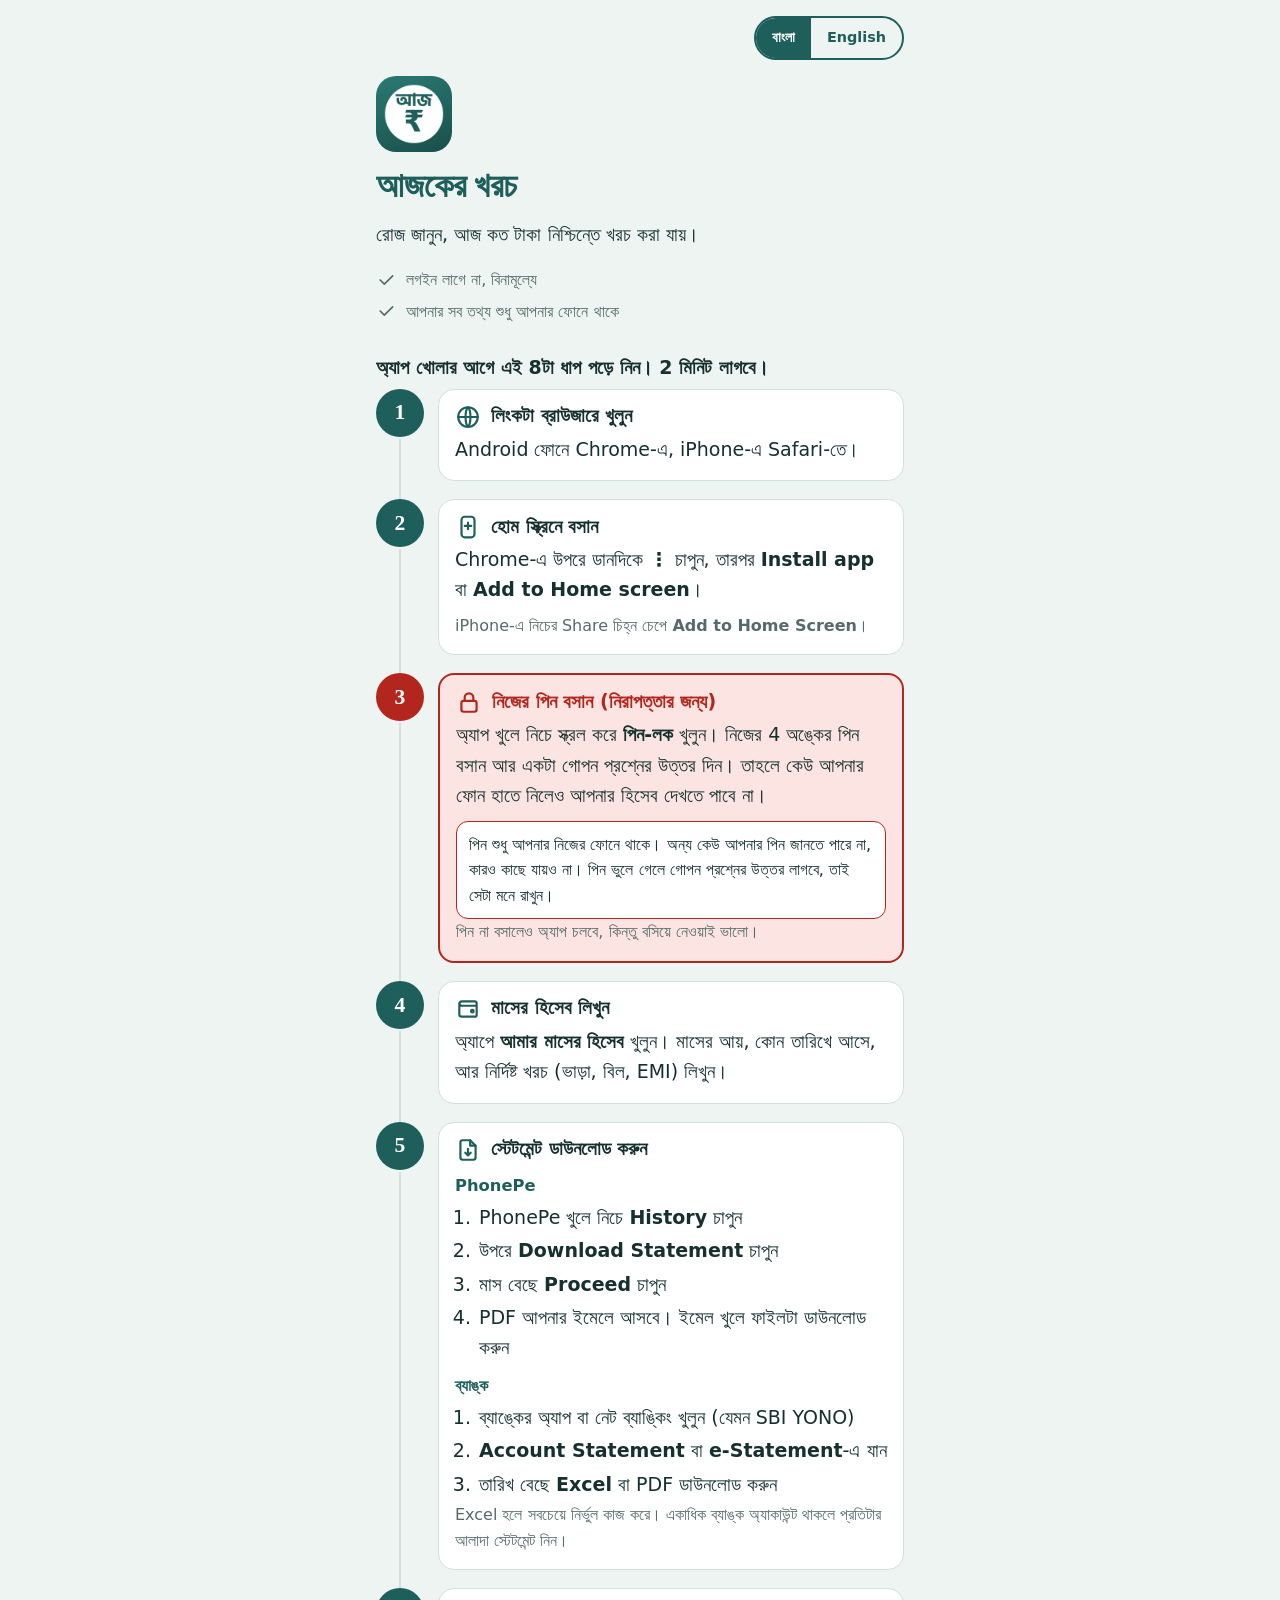
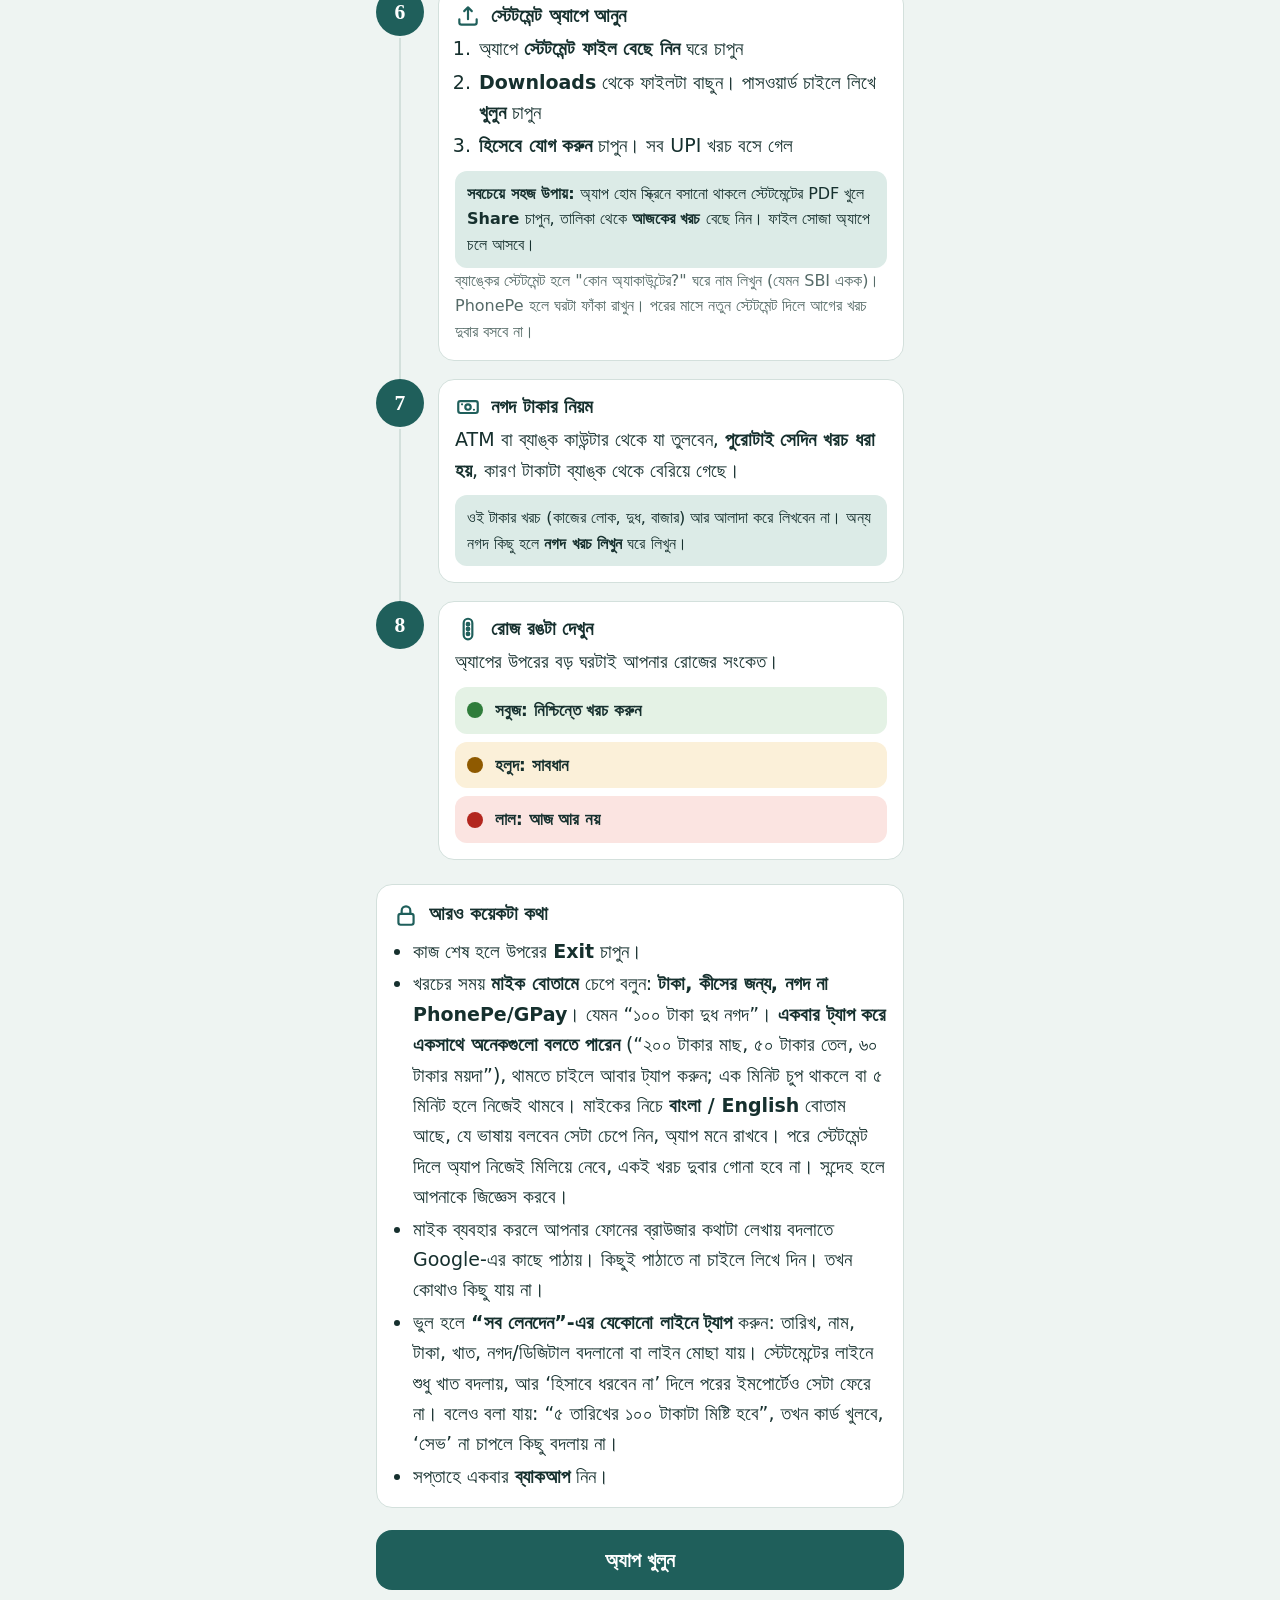
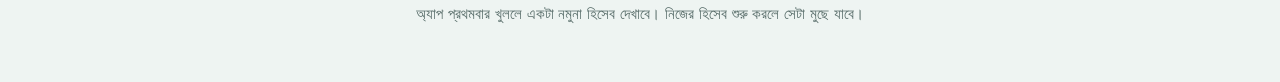
<file: guide.html>
<!doctype html>
<html lang="bn">
<head>
<meta charset="utf-8">
<meta http-equiv="Content-Security-Policy" content="default-src 'none'; script-src 'unsafe-inline'; style-src 'self' 'unsafe-inline' https://fonts.googleapis.com; font-src https://fonts.gstatic.com; img-src 'self' data:; base-uri 'none'; form-action 'none'">
<meta name="viewport" content="width=device-width, initial-scale=1">
<meta name="theme-color" content="#1f5f5b">
<title>আজকের খরচ · শুরু করার গাইড</title>
<meta name="description" content="আজকের খরচ: 8টা সহজ ধাপে অ্যাপটা শুরু করুন। Today's Spend: start in 8 easy steps.">
<meta property="og:title" content="আজকের খরচ · Today's Spend">
<meta property="og:description" content="রোজ জানুন আজ কত টাকা নিশ্চিন্তে খরচ করা যায়। 8টা সহজ ধাপ। No login, your data stays on your phone.">
<meta property="og:image" content="https://pappa6.github.io/ajker-khoroch/icon-512.png">
<meta property="og:type" content="website">
<link rel="icon" href="icon-192.png" type="image/png">
<link rel="apple-touch-icon" href="apple-touch-icon.png">
<link rel="preconnect" href="https://fonts.googleapis.com">
<link rel="stylesheet" href="https://fonts.googleapis.com/css2?family=Hind+Siliguri:wght@400;500;600;700&family=Noto+Serif+Bengali:wght@600;800&display=swap">
<style>
:root{
  color-scheme:light dark;
  --bg:#eef4f2; --card:#ffffff; --ink:#16302e; --muted:#566b68; --line:#d3e0dc;
  --teal:#1f5f5b; --teal-soft:#dcebe7; --on-teal:#ffffff;
  --go:#2f7d3b; --go-bg:#e4f2e5; --wait:#8f5a00; --wait-bg:#fbf0d9; --stop:#b3261e; --stop-bg:#fbe4e1;
  --f-display:"Noto Serif Bengali","Hind Siliguri",Georgia,serif;
  --f-body:"Hind Siliguri","Noto Sans Bengali",system-ui,sans-serif;
}
@media (prefers-color-scheme:dark){:root{
  --bg:#0f1816; --card:#17221f; --ink:#e6eeeb; --muted:#9fb2ad; --line:#2a3a36;
  --teal:#6cc0b8; --teal-soft:#1d3330; --on-teal:#0f1816;
  --go:#7fd08a; --go-bg:#1d3221; --wait:#f0b84c; --wait-bg:#3a2e14; --stop:#f2877f; --stop-bg:#3d1f1c}}
*{box-sizing:border-box}
html{-webkit-text-size-adjust:100%}
body{margin:0;background:var(--bg);color:var(--ink);font-family:var(--f-body);font-size:19px;line-height:1.6}
.wrap{max-width:560px;margin:0 auto;padding:16px 16px 56px}
.top{display:flex;justify-content:flex-end;padding-bottom:8px}
.lang{display:inline-flex;border:2px solid var(--teal);border-radius:999px;overflow:hidden}
.lang button{font:inherit;font-size:.9rem;font-weight:600;border:0;background:transparent;color:var(--teal);padding:6px 16px;min-height:40px;cursor:pointer}
.lang button[aria-pressed="true"]{background:var(--teal);color:var(--on-teal)}
:focus-visible{outline:3px solid var(--teal);outline-offset:3px}

.cover{display:flex;flex-direction:column;gap:14px;padding:8px 0 28px}
.cover img{width:76px;height:76px;border-radius:20px;display:block}
h1{font-family:var(--f-display);font-weight:800;font-size:2.1rem;line-height:1.2;margin:0;color:var(--teal)}
.promise{font-size:1.2rem;margin:0;max-width:30ch}
.facts{list-style:none;margin:2px 0 0;padding:0;display:flex;flex-direction:column;gap:6px;color:var(--muted);font-size:1rem}
.facts li{display:flex;gap:10px;align-items:center}
.facts svg{flex:none;width:20px;height:20px}
.lead{margin:0 0 6px;font-weight:600}

ol.steps{list-style:none;margin:0;padding:0}
.step{position:relative;display:grid;grid-template-columns:48px 1fr;gap:14px;padding-bottom:18px}
.step::before{content:"";position:absolute;left:23px;top:50px;bottom:-2px;width:2px;background:var(--line)}
.step:last-child::before{display:none}
.num{width:48px;height:48px;border-radius:50%;background:var(--teal);color:var(--on-teal);display:grid;place-items:center;font-family:var(--f-display);font-weight:800;font-size:1.35rem;position:relative}
.card{background:var(--card);border:1px solid var(--line);border-radius:16px;padding:14px 16px 16px}
.card h2{display:flex;align-items:center;gap:10px;margin:0 0 4px;font-size:1.2rem;line-height:1.3}
.card h2 svg{flex:none;width:26px;height:26px;color:var(--teal)}
.card p{margin:0;color:var(--ink)}
.card p+p{margin-top:8px}
.card .sub{color:var(--muted);font-size:1rem}
b,strong{font-weight:700}
.step.alert .num{background:var(--stop);color:#fff}.step.alert .card{border:2px solid var(--stop);background:var(--stop-bg)}.step.alert .card h2,.step.alert .card h2 svg{color:var(--stop)}.step.alert .rule{background:var(--card);border:1px solid var(--stop)}
.how{margin:10px 0 0}.how h3{margin:0 0 2px;font-size:1.02rem;color:var(--teal);font-weight:700}
ol.mini{margin:0;padding-left:22px}ol.mini li{margin:3px 0;padding-left:2px}
.rule{margin-top:10px;padding:10px 12px;border-radius:12px;background:var(--teal-soft);font-size:1rem}
.lights{display:grid;gap:8px;margin-top:10px}
.light{display:flex;align-items:center;gap:12px;border-radius:12px;padding:10px 12px;font-weight:600;font-size:1.05rem}
.light i{flex:none;width:16px;height:16px;border-radius:50%;background:currentColor}
.light.go{background:var(--go-bg);color:var(--go)}
.light.wait{background:var(--wait-bg);color:var(--wait)}
.light.stop{background:var(--stop-bg);color:var(--stop)}
.light span{color:var(--ink)}

.safe{background:var(--card);border:1px solid var(--line);border-radius:16px;padding:14px 16px;margin:6px 0 22px}
.safe h2{display:flex;align-items:center;gap:10px;margin:0 0 6px;font-size:1.2rem}
.safe h2 svg{flex:none;width:26px;height:26px;color:var(--teal)}
.safe ul{margin:0;padding-left:20px}
.safe li{margin:2px 0}

.open{display:flex;align-items:center;justify-content:center;gap:10px;min-height:60px;border-radius:16px;background:var(--teal);color:var(--on-teal);font-weight:700;font-size:1.25rem;text-decoration:none;padding:12px 20px}
.open:active{transform:translateY(1px)}
.note{margin:12px 2px 0;color:var(--muted);font-size:.95rem;text-align:center}
@media (max-width:380px){body{font-size:18px}h1{font-size:1.8rem}.step{grid-template-columns:40px 1fr;gap:10px}.num{width:40px;height:40px;font-size:1.15rem}.step::before{left:19px;top:42px}}
</style>
</head>
<body>
<div class="wrap">

  <div class="top">
    <div class="lang" role="group" aria-label="Language / ভাষা">
      <button type="button" id="bBn" aria-pressed="true">বাংলা</button>
      <button type="button" id="bEn" aria-pressed="false">English</button>
    </div>
  </div>

  <header class="cover">
    <img src="[data-uri]" alt="" width="76" height="76">
    <h1 data-bn="আজকের খরচ" data-en="Today's Spend">আজকের খরচ</h1>
    <p class="promise" data-bn="রোজ জানুন, আজ কত টাকা নিশ্চিন্তে খরচ করা যায়।" data-en="Know every day how much you can safely spend today.">রোজ জানুন, আজ কত টাকা নিশ্চিন্তে খরচ করা যায়।</p>
    <ul class="facts">
      <li><svg viewBox="0 0 24 24" fill="none" stroke="currentColor" stroke-width="2" stroke-linecap="round" stroke-linejoin="round" aria-hidden="true"><path d="M5 12l5 5L20 7"/></svg><span data-bn="লগইন লাগে না, বিনামূল্যে" data-en="No login, free to use">লগইন লাগে না, বিনামূল্যে</span></li>
      <li><svg viewBox="0 0 24 24" fill="none" stroke="currentColor" stroke-width="2" stroke-linecap="round" stroke-linejoin="round" aria-hidden="true"><path d="M5 12l5 5L20 7"/></svg><span data-bn="আপনার সব তথ্য শুধু আপনার ফোনে থাকে" data-en="Your data stays only on your phone">আপনার সব তথ্য শুধু আপনার ফোনে থাকে</span></li>
    </ul>
  </header>

  <p class="lead" data-bn="অ্যাপ খোলার আগে এই 8টা ধাপ পড়ে নিন। 2 মিনিট লাগবে।" data-en="Read these 8 steps before you open the app. It takes 2 minutes.">অ্যাপ খোলার আগে এই 8টা ধাপ পড়ে নিন। 2 মিনিট লাগবে।</p>

  <ol class="steps">

    <li class="step">
      <div class="num" aria-hidden="true">1</div>
      <div class="card">
        <h2><svg viewBox="0 0 24 24" fill="none" stroke="currentColor" stroke-width="2" stroke-linecap="round" stroke-linejoin="round" aria-hidden="true"><circle cx="12" cy="12" r="9"/><path d="M3 12h18M12 3c3 3 3 15 0 18M12 3c-3 3-3 15 0 18"/></svg><span data-bn="লিংকটা ব্রাউজারে খুলুন" data-en="Open the link in your browser">লিংকটা ব্রাউজারে খুলুন</span></h2>
        <p data-bn="Android ফোনে Chrome-এ, iPhone-এ Safari-তে।" data-en="Use Chrome on an Android phone, Safari on an iPhone.">Android ফোনে Chrome-এ, iPhone-এ Safari-তে।</p>
      </div>
    </li>

    <li class="step">
      <div class="num" aria-hidden="true">2</div>
      <div class="card">
        <h2><svg viewBox="0 0 24 24" fill="none" stroke="currentColor" stroke-width="2" stroke-linecap="round" stroke-linejoin="round" aria-hidden="true"><rect x="6" y="2.5" width="12" height="19" rx="3"/><path d="M12 8v6M9 11h6"/></svg><span data-bn="হোম স্ক্রিনে বসান" data-en="Add it to your home screen">হোম স্ক্রিনে বসান</span></h2>
        <p data-bn="Chrome-এ উপরে ডানদিকে <b>⋮</b> চাপুন, তারপর <b>Install app</b> বা <b>Add to Home screen</b>।" data-en="In Chrome tap <b>⋮</b> at the top right, then <b>Install app</b> or <b>Add to Home screen</b>.">Chrome-এ উপরে ডানদিকে <b>⋮</b> চাপুন, তারপর <b>Install app</b> বা <b>Add to Home screen</b>।</p>
        <p class="sub" data-bn="iPhone-এ নিচের Share চিহ্ন চেপে <b>Add to Home Screen</b>।" data-en="On iPhone tap the Share icon, then <b>Add to Home Screen</b>.">iPhone-এ নিচের Share চিহ্ন চেপে <b>Add to Home Screen</b>।</p>
      </div>
    </li>

    <li class="step alert">
      <div class="num" aria-hidden="true">3</div>
      <div class="card">
        <h2><svg viewBox="0 0 24 24" fill="none" stroke="currentColor" stroke-width="2" stroke-linecap="round" stroke-linejoin="round" aria-hidden="true"><rect x="5" y="11" width="14" height="10" rx="2"/><path d="M8 11V8a4 4 0 018 0v3"/></svg><span data-bn="নিজের পিন বসান (নিরাপত্তার জন্য)" data-en="Set your own PIN (for your safety)">নিজের পিন বসান (নিরাপত্তার জন্য)</span></h2>
        <p data-bn="অ্যাপ খুলে নিচে স্ক্রল করে <b>পিন-লক</b> খুলুন। নিজের 4 অঙ্কের পিন বসান আর একটা গোপন প্রশ্নের উত্তর দিন। তাহলে কেউ আপনার ফোন হাতে নিলেও আপনার হিসেব দেখতে পাবে না।" data-en="Open the app, scroll down and open <b>PIN lock</b>. Choose your own 4-digit PIN and answer one secret question. Then nobody who picks up your phone can see your budget.">অ্যাপ খুলে নিচে স্ক্রল করে <b>পিন-লক</b> খুলুন। নিজের 4 অঙ্কের পিন বসান আর একটা গোপন প্রশ্নের উত্তর দিন। তাহলে কেউ আপনার ফোন হাতে নিলেও আপনার হিসেব দেখতে পাবে না।</p>
        <div class="rule" data-bn="পিন শুধু আপনার নিজের ফোনে থাকে। অন্য কেউ আপনার পিন জানতে পারে না, কারও কাছে যায়ও না। পিন ভুলে গেলে গোপন প্রশ্নের উত্তর লাগবে, তাই সেটা মনে রাখুন।" data-en="Your PIN stays only on your own phone. Nobody else can see it and it is never sent anywhere. If you forget the PIN you need the secret answer, so remember it.">পিন শুধু আপনার নিজের ফোনে থাকে। অন্য কেউ আপনার পিন জানতে পারে না, কারও কাছে যায়ও না। পিন ভুলে গেলে গোপন প্রশ্নের উত্তর লাগবে, তাই সেটা মনে রাখুন।</div>
        <p class="sub" data-bn="পিন না বসালেও অ্যাপ চলবে, কিন্তু বসিয়ে নেওয়াই ভালো।" data-en="The app also works without a PIN, but setting one is better.">পিন না বসালেও অ্যাপ চলবে, কিন্তু বসিয়ে নেওয়াই ভালো।</p>
      </div>
    </li>

    <li class="step">
      <div class="num" aria-hidden="true">4</div>
      <div class="card">
        <h2><svg viewBox="0 0 24 24" fill="none" stroke="currentColor" stroke-width="2" stroke-linecap="round" stroke-linejoin="round" aria-hidden="true"><path d="M4 7.5A2.5 2.5 0 016.5 5H18a2 2 0 012 2v2H6.5A2.5 2.5 0 014 6.5zM4 7.5V17a2 2 0 002 2h13a1 1 0 001-1V9H6.5"/><circle cx="16" cy="14" r="1.2"/></svg><span data-bn="মাসের হিসেব লিখুন" data-en="Enter your monthly budget">মাসের হিসেব লিখুন</span></h2>
        <p data-bn="অ্যাপে <b>আমার মাসের হিসেব</b> খুলুন। মাসের আয়, কোন তারিখে আসে, আর নির্দিষ্ট খরচ (ভাড়া, বিল, EMI) লিখুন।" data-en="Open <b>My monthly budget</b> in the app. Enter your income, the date it arrives, and fixed costs (rent, bills, EMI).">অ্যাপে <b>আমার মাসের হিসেব</b> খুলুন। মাসের আয়, কোন তারিখে আসে, আর নির্দিষ্ট খরচ (ভাড়া, বিল, EMI) লিখুন।</p>
      </div>
    </li>

    <li class="step">
      <div class="num" aria-hidden="true">5</div>
      <div class="card">
        <h2><svg viewBox="0 0 24 24" fill="none" stroke="currentColor" stroke-width="2" stroke-linecap="round" stroke-linejoin="round" aria-hidden="true"><path d="M14 3H7a2 2 0 00-2 2v14a2 2 0 002 2h10a2 2 0 002-2V8z"/><path d="M14 3v5h5M12 11v6M9.5 14.5L12 17l2.5-2.5"/></svg><span data-bn="স্টেটমেন্ট ডাউনলোড করুন" data-en="Download your statement">স্টেটমেন্ট ডাউনলোড করুন</span></h2>
        <div class="how"><h3>PhonePe</h3><ol class="mini"><li data-bn="PhonePe খুলে নিচে <b>History</b> চাপুন" data-en="Open PhonePe and tap <b>History</b> at the bottom">PhonePe খুলে নিচে <b>History</b> চাপুন</li><li data-bn="উপরে <b>Download Statement</b> চাপুন" data-en="Tap <b>Download Statement</b> at the top">উপরে <b>Download Statement</b> চাপুন</li><li data-bn="মাস বেছে <b>Proceed</b> চাপুন" data-en="Choose the months and tap <b>Proceed</b>">মাস বেছে <b>Proceed</b> চাপুন</li><li data-bn="PDF আপনার ইমেলে আসবে। ইমেল খুলে ফাইলটা ডাউনলোড করুন" data-en="The PDF arrives in your email. Open it and download the file">PDF আপনার ইমেলে আসবে। ইমেল খুলে ফাইলটা ডাউনলোড করুন</li></ol></div>
        <div class="how"><h3 data-bn="ব্যাঙ্ক" data-en="Bank">ব্যাঙ্ক</h3><ol class="mini"><li data-bn="ব্যাঙ্কের অ্যাপ বা নেট ব্যাঙ্কিং খুলুন (যেমন SBI YONO)" data-en="Open your bank app or net banking (for example SBI YONO)">ব্যাঙ্কের অ্যাপ বা নেট ব্যাঙ্কিং খুলুন (যেমন SBI YONO)</li><li data-bn="<b>Account Statement</b> বা <b>e-Statement</b>-এ যান" data-en="Go to <b>Account Statement</b> or <b>e-Statement</b>"><b>Account Statement</b> বা <b>e-Statement</b>-এ যান</li><li data-bn="তারিখ বেছে <b>Excel</b> বা PDF ডাউনলোড করুন" data-en="Choose the dates and download as <b>Excel</b> or PDF">তারিখ বেছে <b>Excel</b> বা PDF ডাউনলোড করুন</li></ol></div>
        <p class="sub" data-bn="Excel হলে সবচেয়ে নির্ভুল কাজ করে। একাধিক ব্যাঙ্ক অ্যাকাউন্ট থাকলে প্রতিটার আলাদা স্টেটমেন্ট নিন।" data-en="Excel works most accurately. With more than one bank account, download a separate statement for each.">Excel হলে সবচেয়ে নির্ভুল কাজ করে। একাধিক ব্যাঙ্ক অ্যাকাউন্ট থাকলে প্রতিটার আলাদা স্টেটমেন্ট নিন।</p>
      </div>
    </li>

    <li class="step">
      <div class="num" aria-hidden="true">6</div>
      <div class="card">
        <h2><svg viewBox="0 0 24 24" fill="none" stroke="currentColor" stroke-width="2" stroke-linecap="round" stroke-linejoin="round" aria-hidden="true"><path d="M4 15v3a2 2 0 002 2h12a2 2 0 002-2v-3"/><path d="M12 15V4M8.5 7.5L12 4l3.5 3.5"/></svg><span data-bn="স্টেটমেন্ট অ্যাপে আনুন" data-en="Bring the statement into the app">স্টেটমেন্ট অ্যাপে আনুন</span></h2>
        <ol class="mini"><li data-bn="অ্যাপে <b>স্টেটমেন্ট ফাইল বেছে নিন</b> ঘরে চাপুন" data-en="In the app tap <b>Choose statement file</b>">অ্যাপে <b>স্টেটমেন্ট ফাইল বেছে নিন</b> ঘরে চাপুন</li><li data-bn="<b>Downloads</b> থেকে ফাইলটা বাছুন। পাসওয়ার্ড চাইলে লিখে <b>খুলুন</b> চাপুন" data-en="Pick the file from <b>Downloads</b>. If it asks for a password, type it and tap <b>Open</b>"><b>Downloads</b> থেকে ফাইলটা বাছুন। পাসওয়ার্ড চাইলে লিখে <b>খুলুন</b> চাপুন</li><li data-bn="<b>হিসেবে যোগ করুন</b> চাপুন। সব UPI খরচ বসে গেল" data-en="Tap <b>Add to my budget</b>. All your UPI payments are in"><b>হিসেবে যোগ করুন</b> চাপুন। সব UPI খরচ বসে গেল</li></ol>
        <div class="rule" data-bn="<b>সবচেয়ে সহজ উপায়:</b> অ্যাপ হোম স্ক্রিনে বসানো থাকলে স্টেটমেন্টের PDF খুলে <b>Share</b> চাপুন, তালিকা থেকে <b>আজকের খরচ</b> বেছে নিন। ফাইল সোজা অ্যাপে চলে আসবে।" data-en="<b>Easiest way:</b> once the app is on your home screen, open the statement PDF, tap <b>Share</b>, and choose <b>Today's Spend</b> from the list. The file goes straight into the app."><b>সবচেয়ে সহজ উপায়:</b> অ্যাপ হোম স্ক্রিনে বসানো থাকলে স্টেটমেন্টের PDF খুলে <b>Share</b> চাপুন, তালিকা থেকে <b>আজকের খরচ</b> বেছে নিন। ফাইল সোজা অ্যাপে চলে আসবে।</div>
        <p class="sub" data-bn="ব্যাঙ্কের স্টেটমেন্ট হলে &quot;কোন অ্যাকাউন্টের?&quot; ঘরে নাম লিখুন (যেমন SBI একক)। PhonePe হলে ঘরটা ফাঁকা রাখুন। পরের মাসে নতুন স্টেটমেন্ট দিলে আগের খরচ দুবার বসবে না।" data-en="For a bank statement, type a name in the &quot;Which account?&quot; box (for example SBI single). For PhonePe leave it empty. Next month, add the new statement; earlier payments are not added twice.">ব্যাঙ্কের স্টেটমেন্ট হলে &quot;কোন অ্যাকাউন্টের?&quot; ঘরে নাম লিখুন (যেমন SBI একক)। PhonePe হলে ঘরটা ফাঁকা রাখুন। পরের মাসে নতুন স্টেটমেন্ট দিলে আগের খরচ দুবার বসবে না।</p>
      </div>
    </li>

    <li class="step">
      <div class="num" aria-hidden="true">7</div>
      <div class="card">
        <h2><svg viewBox="0 0 24 24" fill="none" stroke="currentColor" stroke-width="2" stroke-linecap="round" stroke-linejoin="round" aria-hidden="true"><rect x="3" y="6.5" width="18" height="11" rx="2"/><circle cx="12" cy="12" r="2.5"/><path d="M6.5 9.5v.01M17.5 14.5v.01"/></svg><span data-bn="নগদ টাকার নিয়ম" data-en="The cash rule">নগদ টাকার নিয়ম</span></h2>
        <p data-bn="ATM বা ব্যাঙ্ক কাউন্টার থেকে যা তুলবেন, <b>পুরোটাই সেদিন খরচ ধরা হয়</b>, কারণ টাকাটা ব্যাঙ্ক থেকে বেরিয়ে গেছে।" data-en="Whatever you take out at an ATM or bank counter <b>counts as spent in full that day</b>, because it has left your bank.">ATM বা ব্যাঙ্ক কাউন্টার থেকে যা তুলবেন, <b>পুরোটাই সেদিন খরচ ধরা হয়</b>, কারণ টাকাটা ব্যাঙ্ক থেকে বেরিয়ে গেছে।</p>
        <div class="rule" data-bn="ওই টাকার খরচ (কাজের লোক, দুধ, বাজার) আর আলাদা করে লিখবেন না। অন্য নগদ কিছু হলে <b>নগদ খরচ লিখুন</b> ঘরে লিখুন।" data-en="Do not enter spending from that cash again (help, milk, groceries). For any other cash, use <b>Add cash spending</b>.">ওই টাকার খরচ (কাজের লোক, দুধ, বাজার) আর আলাদা করে লিখবেন না। অন্য নগদ কিছু হলে <b>নগদ খরচ লিখুন</b> ঘরে লিখুন।</div>
      </div>
    </li>

    <li class="step">
      <div class="num" aria-hidden="true">8</div>
      <div class="card">
        <h2><svg viewBox="0 0 24 24" fill="none" stroke="currentColor" stroke-width="2" stroke-linecap="round" stroke-linejoin="round" aria-hidden="true"><rect x="8" y="2.5" width="8" height="19" rx="4"/><circle cx="12" cy="7.5" r="1.2"/><circle cx="12" cy="12" r="1.2"/><circle cx="12" cy="16.5" r="1.2"/></svg><span data-bn="রোজ রঙটা দেখুন" data-en="Check the colour every day">রোজ রঙটা দেখুন</span></h2>
        <p data-bn="অ্যাপের উপরের বড় ঘরটাই আপনার রোজের সংকেত।" data-en="The big box at the top of the app is your daily signal.">অ্যাপের উপরের বড় ঘরটাই আপনার রোজের সংকেত।</p>
        <div class="lights">
          <div class="light go"><i></i><span data-bn="সবুজ: নিশ্চিন্তে খরচ করুন" data-en="Green: spend freely">সবুজ: নিশ্চিন্তে খরচ করুন</span></div>
          <div class="light wait"><i></i><span data-bn="হলুদ: সাবধান" data-en="Yellow: be careful">হলুদ: সাবধান</span></div>
          <div class="light stop"><i></i><span data-bn="লাল: আজ আর নয়" data-en="Red: stop for today">লাল: আজ আর নয়</span></div>
        </div>
      </div>
    </li>

  </ol>

  <section class="safe" aria-labelledby="safeH">
    <h2 id="safeH"><svg viewBox="0 0 24 24" fill="none" stroke="currentColor" stroke-width="2" stroke-linecap="round" stroke-linejoin="round" aria-hidden="true"><rect x="5" y="11" width="14" height="10" rx="2"/><path d="M8 11V8a4 4 0 018 0v3"/></svg><span data-bn="আরও কয়েকটা কথা" data-en="A few more things">আরও কয়েকটা কথা</span></h2>
    <ul>
      <li data-bn="কাজ শেষ হলে উপরের <b>Exit</b> চাপুন।" data-en="When you finish, tap <b>Exit</b> at the top.">কাজ শেষ হলে উপরের <b>Exit</b> চাপুন।</li>
      <li data-bn="খরচের সময় <b>মাইক বোতামে</b> চেপে বলুন: <b>টাকা, কীসের জন্য, নগদ না PhonePe/GPay</b>। যেমন “১০০ টাকা দুধ নগদ”। <b>একবার ট্যাপ করে একসাথে অনেকগুলো বলতে পারেন</b> (“২০০ টাকার মাছ, ৫০ টাকার তেল, ৬০ টাকার ময়দা”), থামতে চাইলে আবার ট্যাপ করুন; এক মিনিট চুপ থাকলে বা ৫ মিনিট হলে নিজেই থামবে। মাইকের নিচে <b>বাংলা / English</b> বোতাম আছে, যে ভাষায় বলবেন সেটা চেপে নিন, অ্যাপ মনে রাখবে। পরে স্টেটমেন্ট দিলে অ্যাপ নিজেই মিলিয়ে নেবে, একই খরচ দুবার গোনা হবে না। সন্দেহ হলে আপনাকে জিজ্ঞেস করবে।" data-en="When you spend, tap the <b>microphone</b> and say: <b>amount, what for, cash or PhonePe/GPay</b>. For example “100 rupees milk cash”. <b>Tap once and say many in a row</b> (“200 rupees fish, 50 rupees oil, 60 rupees flour”); tap again to finish. It stops by itself after a minute of silence or 5 minutes. Below the microphone are <b>বাংলা / English</b> buttons: pick the language you will speak and the app remembers it. When you add a statement later, the app matches it and never counts the same spending twice. If it is unsure, it asks you.">খরচের সময় <b>মাইক বোতামে</b> চেপে বলুন: <b>টাকা, কীসের জন্য, নগদ না PhonePe/GPay</b>। যেমন “১০০ টাকা দুধ নগদ”। <b>একবার ট্যাপ করে একসাথে অনেকগুলো বলতে পারেন</b> (“২০০ টাকার মাছ, ৫০ টাকার তেল, ৬০ টাকার ময়দা”), থামতে চাইলে আবার ট্যাপ করুন; এক মিনিট চুপ থাকলে বা ৫ মিনিট হলে নিজেই থামবে। মাইকের নিচে <b>বাংলা / English</b> বোতাম আছে, যে ভাষায় বলবেন সেটা চেপে নিন, অ্যাপ মনে রাখবে। পরে স্টেটমেন্ট দিলে অ্যাপ নিজেই মিলিয়ে নেবে, একই খরচ দুবার গোনা হবে না। সন্দেহ হলে আপনাকে জিজ্ঞেস করবে।</li>
      <li data-bn="মাইক ব্যবহার করলে আপনার ফোনের ব্রাউজার কথাটা লেখায় বদলাতে Google-এর কাছে পাঠায়। কিছুই পাঠাতে না চাইলে লিখে দিন। তখন কোথাও কিছু যায় না।" data-en="If you use the microphone, your phone&#x27;s browser sends the sound to Google to turn it into words. If you would rather send nothing, type it; then nothing leaves your phone.">মাইক ব্যবহার করলে আপনার ফোনের ব্রাউজার কথাটা লেখায় বদলাতে Google-এর কাছে পাঠায়। কিছুই পাঠাতে না চাইলে লিখে দিন। তখন কোথাও কিছু যায় না।</li>
      <li data-bn="ভুল হলে <b>“সব লেনদেন”-এর যেকোনো লাইনে ট্যাপ</b> করুন: তারিখ, নাম, টাকা, খাত, নগদ/ডিজিটাল বদলানো বা লাইন মোছা যায়। স্টেটমেন্টের লাইনে শুধু খাত বদলায়, আর ‘হিসাবে ধরবেন না’ দিলে পরের ইমপোর্টেও সেটা ফেরে না। বলেও বলা যায়: “৫ তারিখের ১০০ টাকাটা মিষ্টি হবে”, তখন কার্ড খুলবে, ‘সেভ’ না চাপলে কিছু বদলায় না।" data-en="To fix a mistake, <b>tap any line in “All payments”</b>: change date, name, amount, category, cash/digital, or delete it. A statement line only lets you change the category, and “Do not count this” stays even when you import again. You can also say it: “the ₹100 of the 5th is sweets”; the card opens and nothing changes until you press Save.">ভুল হলে <b>“সব লেনদেন”-এর যেকোনো লাইনে ট্যাপ</b> করুন: তারিখ, নাম, টাকা, খাত, নগদ/ডিজিটাল বদলানো বা লাইন মোছা যায়। স্টেটমেন্টের লাইনে শুধু খাত বদলায়, আর ‘হিসাবে ধরবেন না’ দিলে পরের ইমপোর্টেও সেটা ফেরে না। বলেও বলা যায়: “৫ তারিখের ১০০ টাকাটা মিষ্টি হবে”, তখন কার্ড খুলবে, ‘সেভ’ না চাপলে কিছু বদলায় না।</li>
      <li data-bn="সপ্তাহে একবার <b>ব্যাকআপ</b> নিন।" data-en="Take a <b>backup</b> once a week.">সপ্তাহে একবার <b>ব্যাকআপ</b> নিন।</li>
    </ul>
  </section>

  <a class="open" href="https://pappa6.github.io/ajker-khoroch/" target="_blank" rel="noopener" data-bn="অ্যাপ খুলুন" data-en="Open the app">অ্যাপ খুলুন</a>
  <p class="note" data-bn="অ্যাপ প্রথমবার খুললে একটা নমুনা হিসেব দেখাবে। নিজের হিসেব শুরু করলে সেটা মুছে যাবে।" data-en="The first time, the app shows a sample budget. It disappears when you start your own.">অ্যাপ প্রথমবার খুললে একটা নমুনা হিসেব দেখাবে। নিজের হিসেব শুরু করলে সেটা মুছে যাবে।</p>

</div>
<script>
(function(){
  var KEY="ajkerKhoroch.guideLang",lang="bn";
  try{var s=localStorage.getItem(KEY);if(s==="en"||s==="bn")lang=s}catch(e){}
  function apply(){
    document.documentElement.lang=lang;
    var els=document.querySelectorAll("[data-bn]");
    for(var i=0;i<els.length;i++){var t=els[i].getAttribute("data-"+lang);if(t!==null)els[i].innerHTML=t}
    document.title=lang==="en"?"Today's Spend · Getting started":"আজকের খরচ · শুরু করার গাইড";
    document.getElementById("bBn").setAttribute("aria-pressed",lang==="bn");
    document.getElementById("bEn").setAttribute("aria-pressed",lang==="en");
  }
  function set(l){lang=l;try{localStorage.setItem(KEY,l)}catch(e){}apply()}
  document.getElementById("bBn").onclick=function(){set("bn")};
  document.getElementById("bEn").onclick=function(){set("en")};
  apply();
})();
</script>
</body>
</html>
</file>
